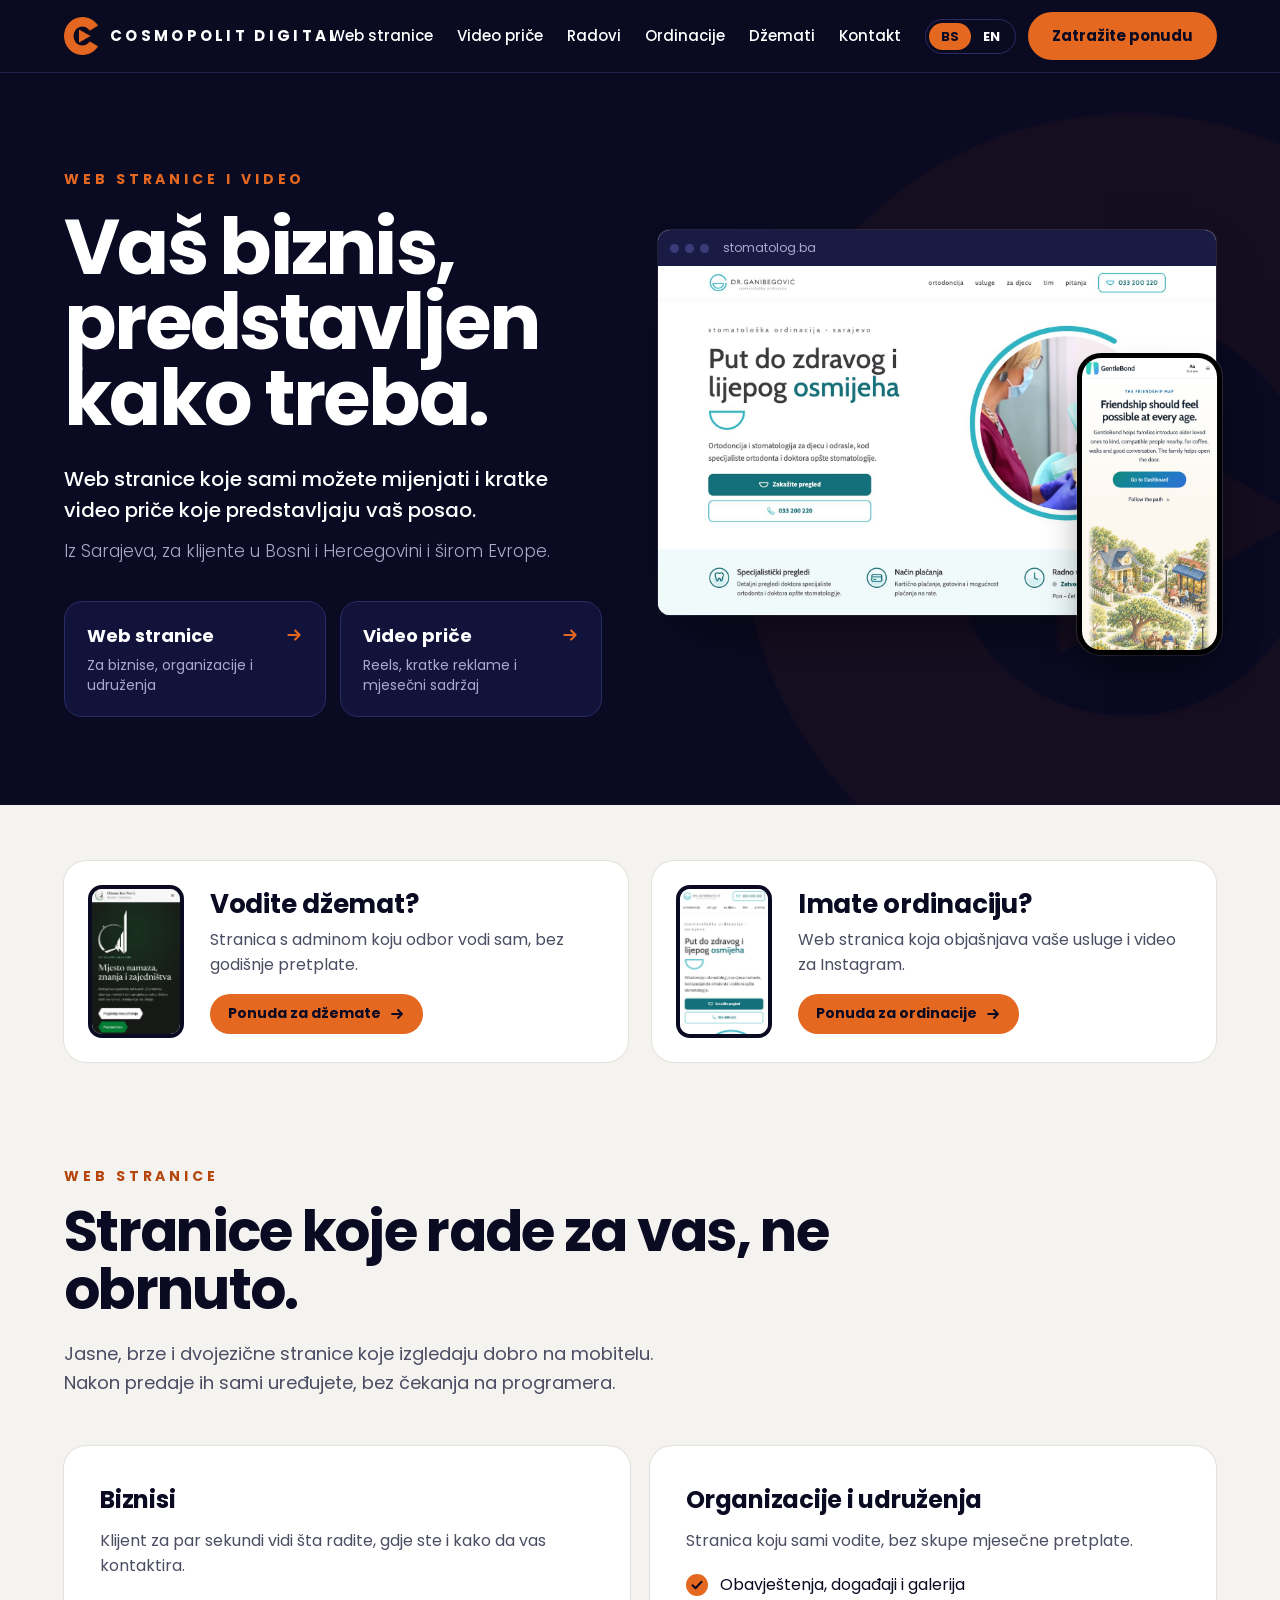
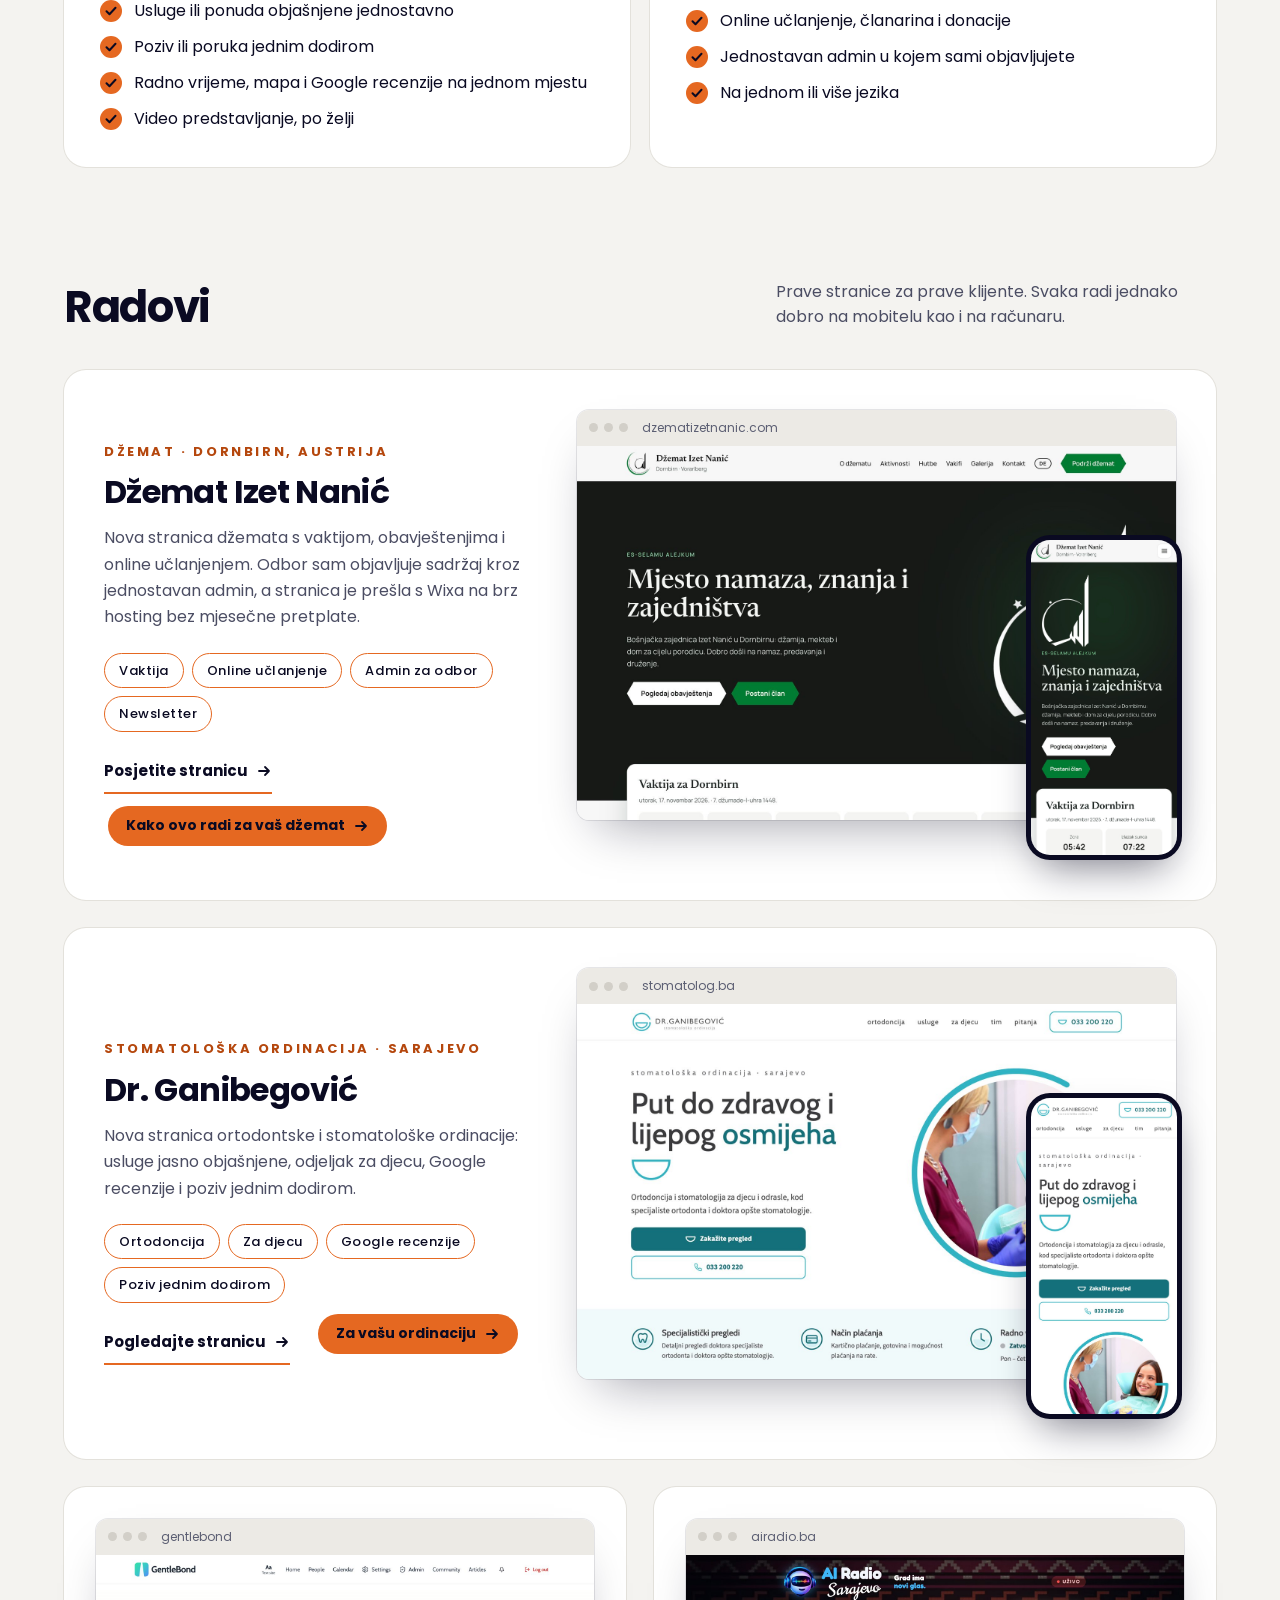
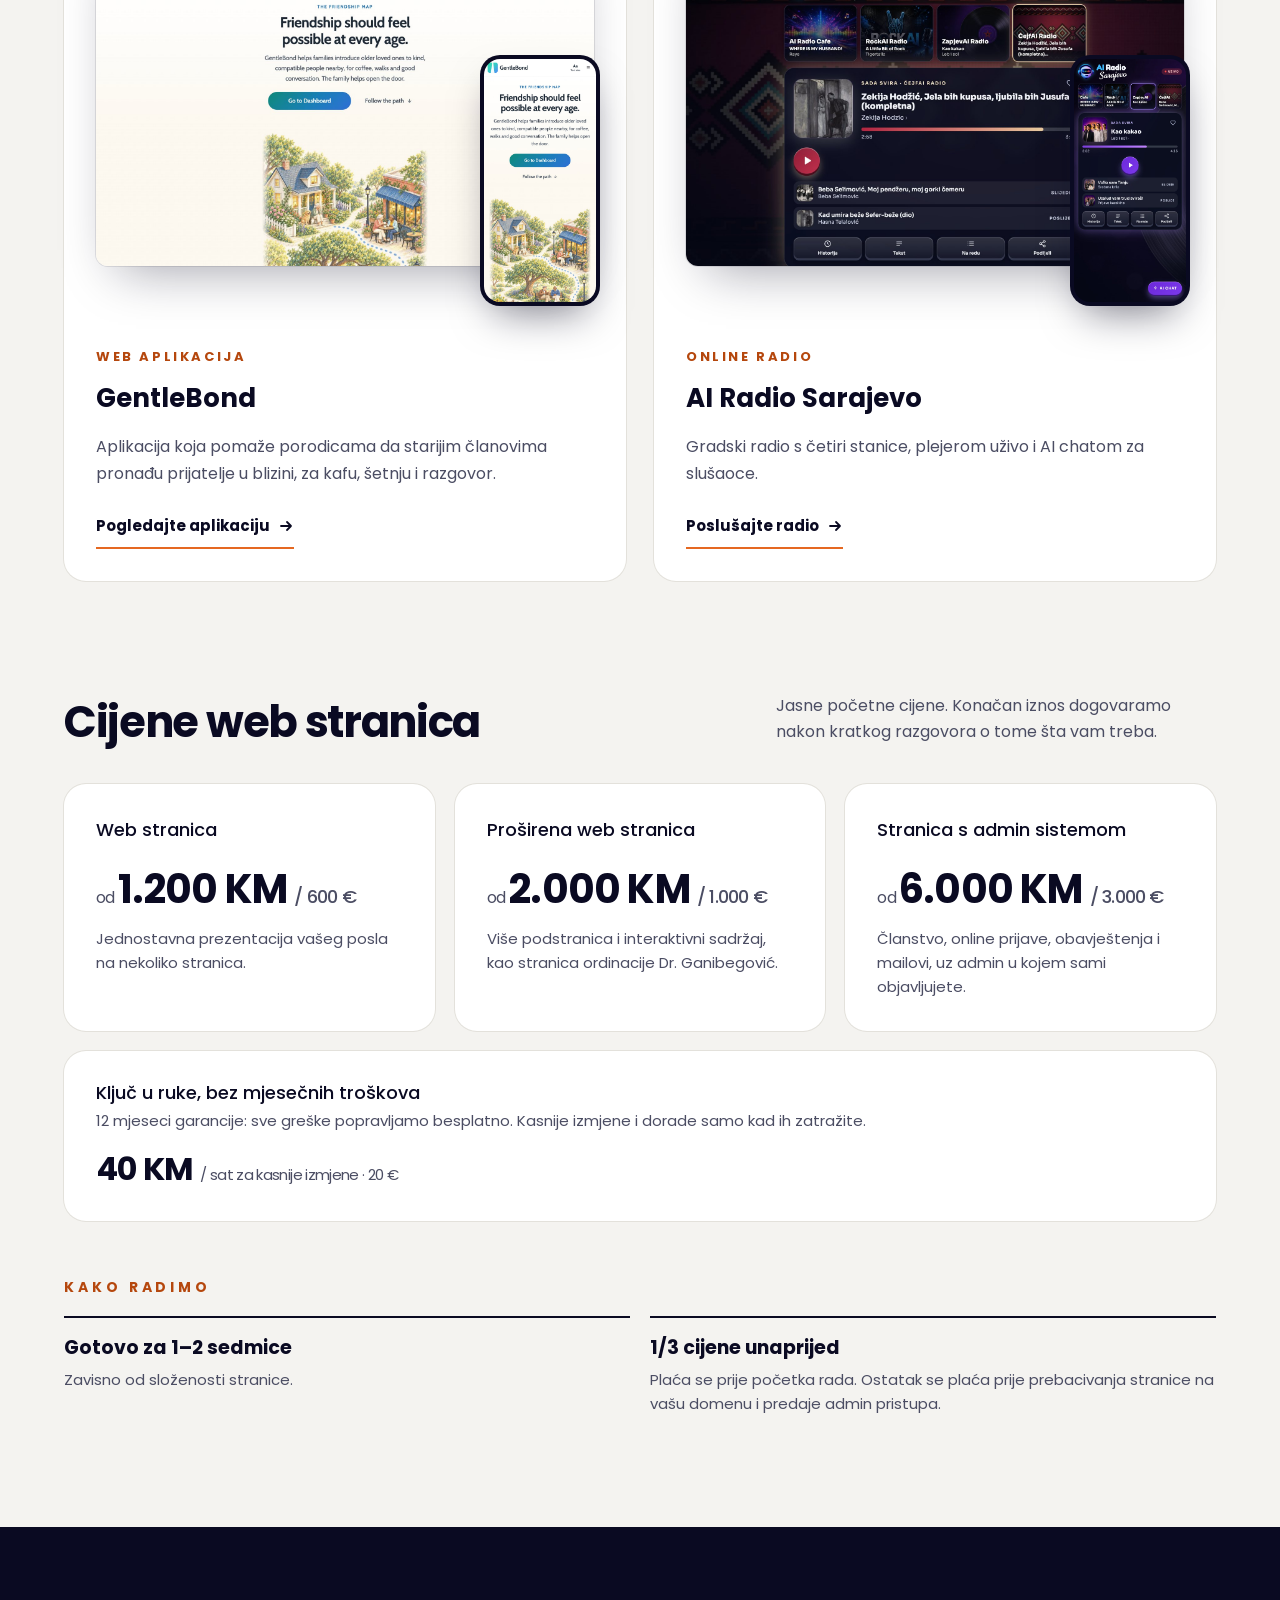
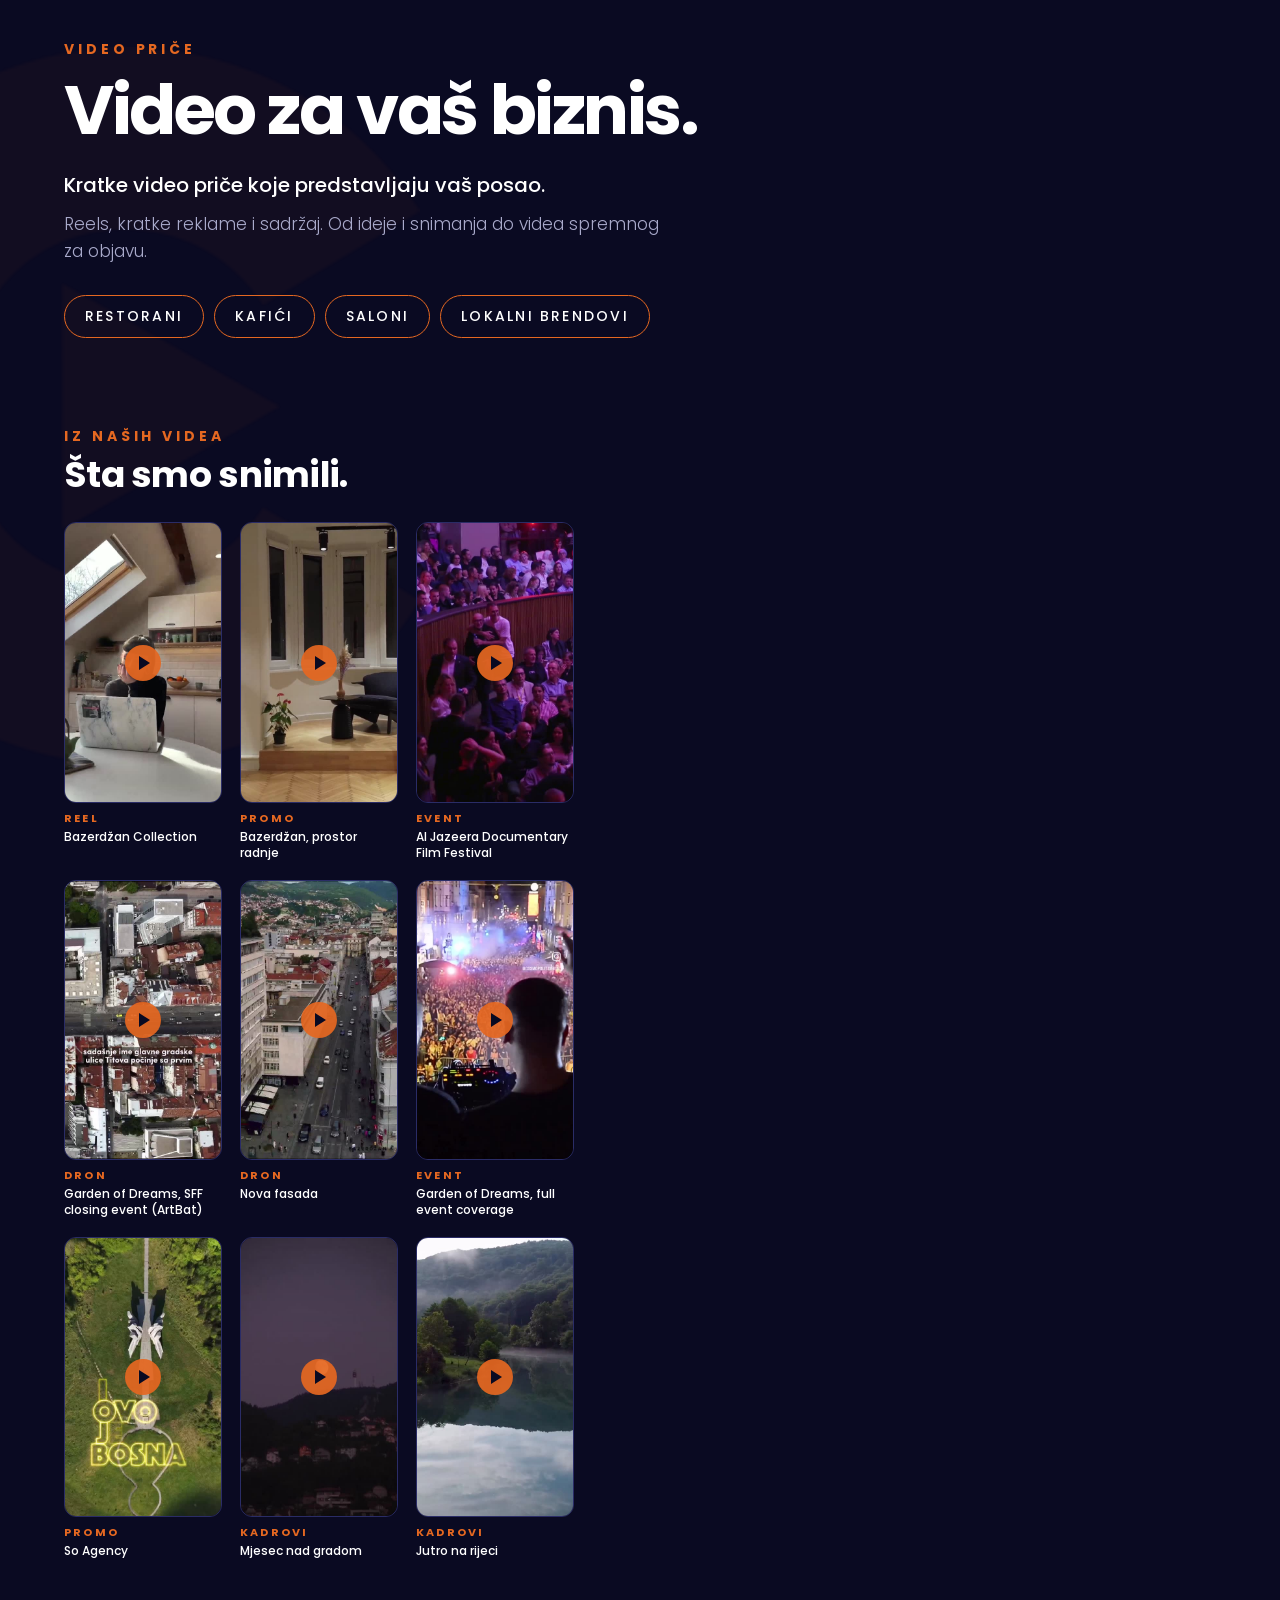
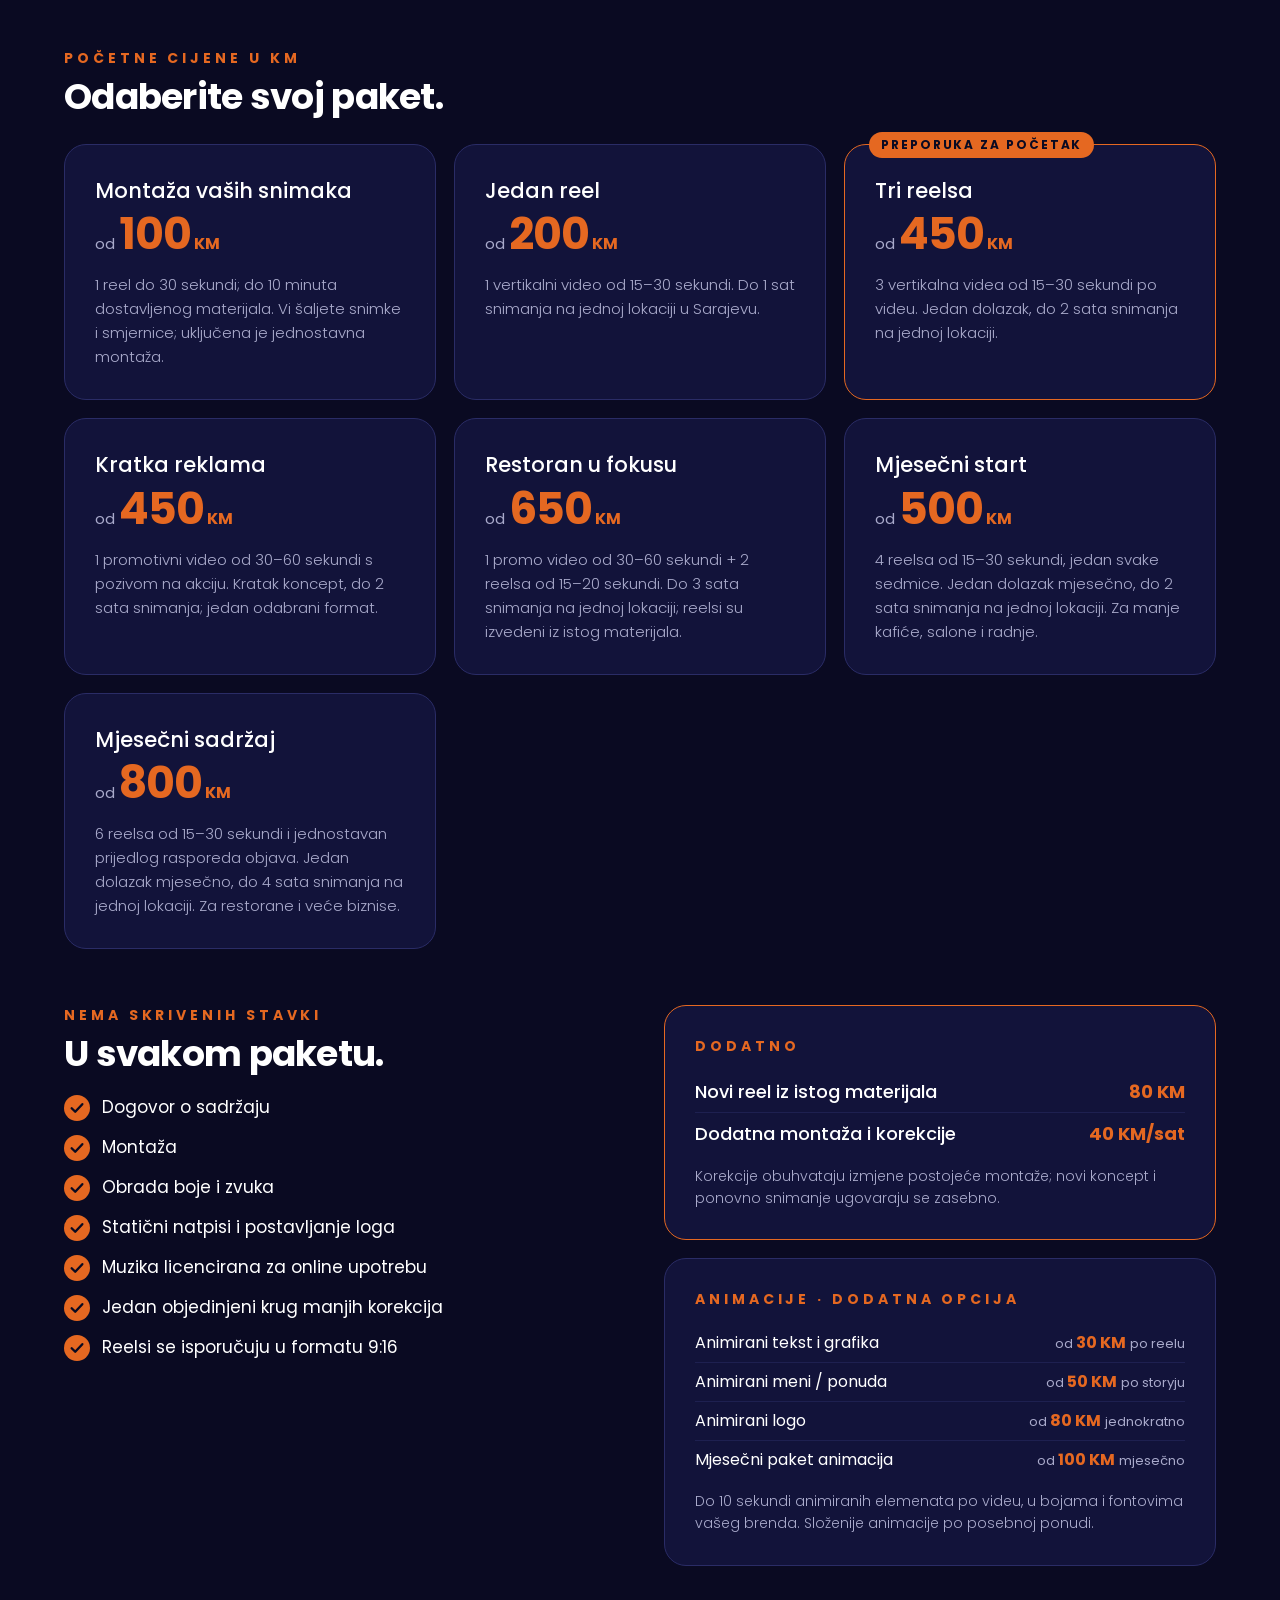
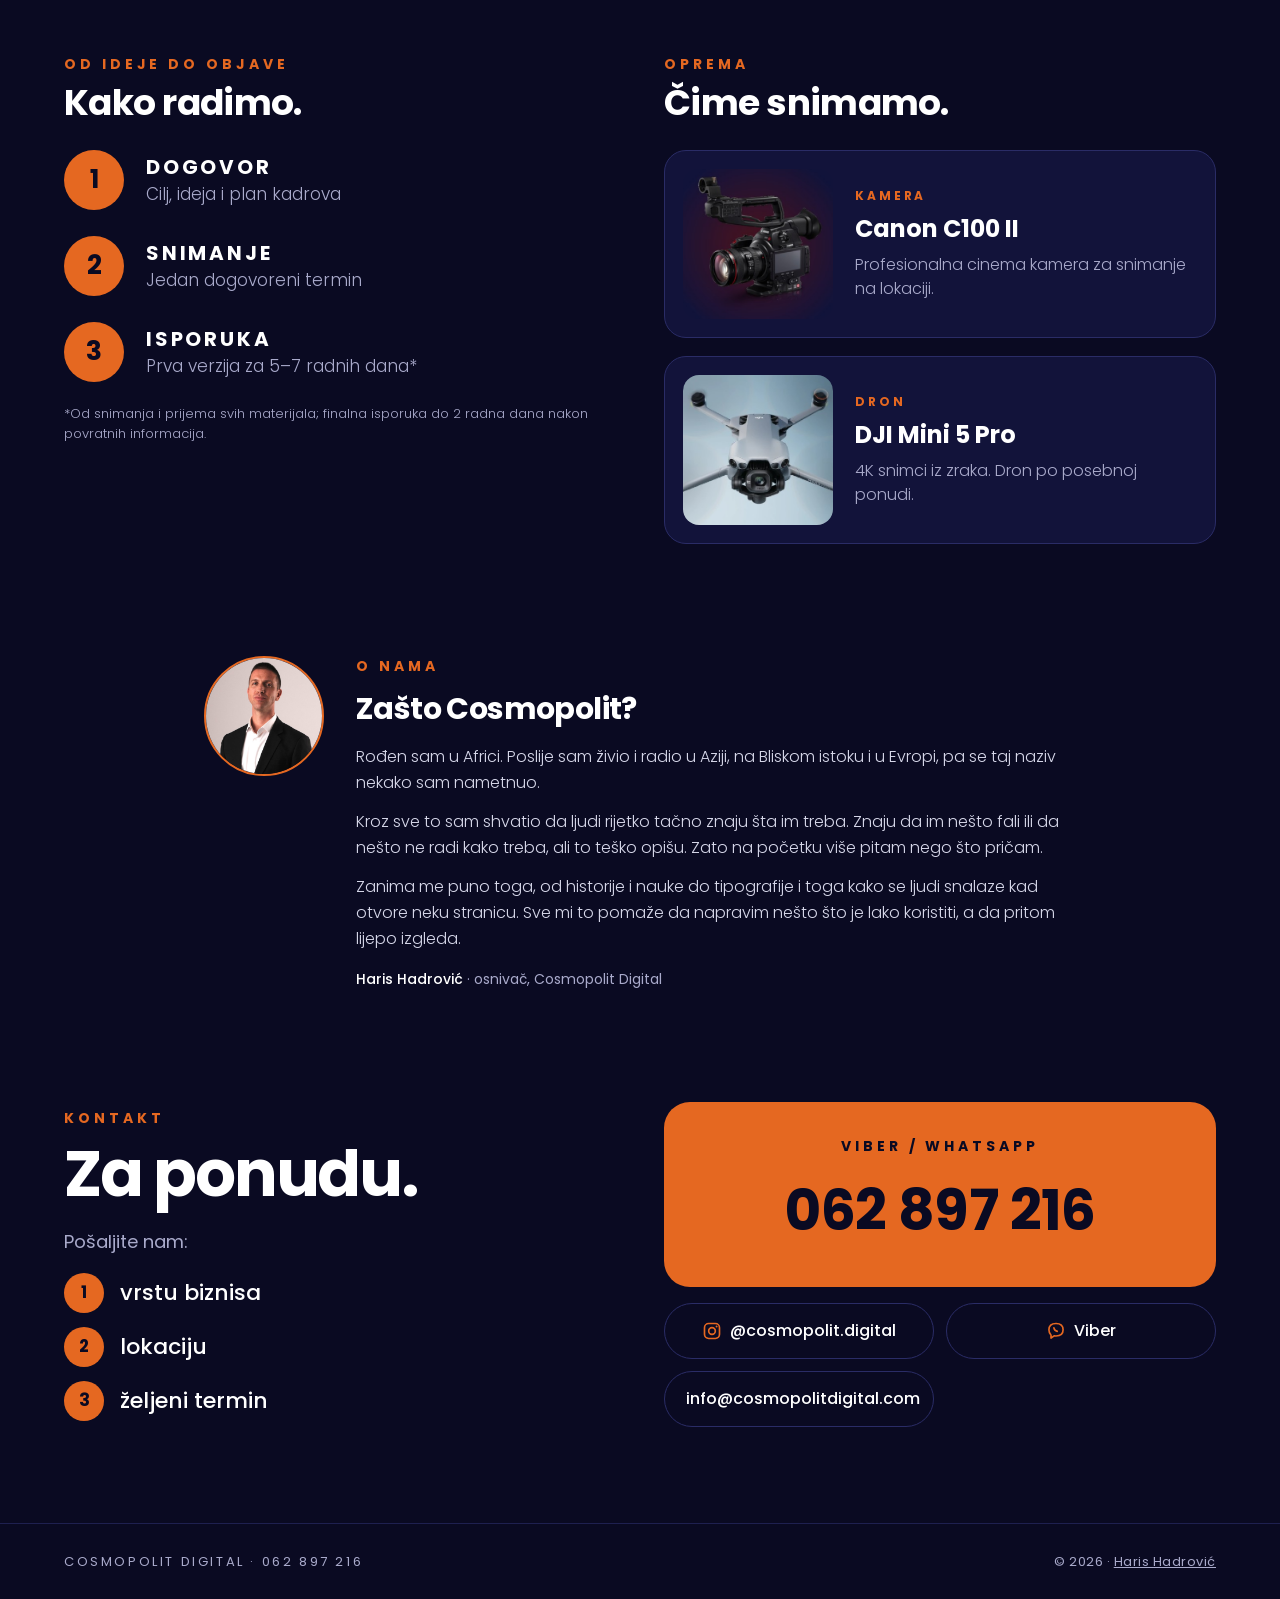
<file: public/index.html>
<!doctype html>
<html lang="bs">
<head>
<meta charset="utf-8">
<meta name="viewport" content="width=device-width, initial-scale=1">
<title>Izrada web stranica i video za biznis, Sarajevo | Cosmopolit Digital</title>
<meta name="description" content="Cosmopolit Digital: web stranice koje sami uređujete i kratki video za vaš biznis (reels, reklame, mjesečni sadržaj). Sarajevo, za klijente u BiH i Evropi.">
<meta name="theme-color" content="#0A0A22">
<link rel="canonical" href="https://cosmopolitdigital.com/">
<link rel="alternate" hreflang="bs" href="https://cosmopolitdigital.com/">
<link rel="alternate" hreflang="en" href="https://cosmopolitdigital.com/en/">
<link rel="alternate" hreflang="x-default" href="https://cosmopolitdigital.com/">
<meta property="og:type" content="website">
<meta property="og:title" content="Izrada web stranica i video za biznis, Sarajevo | Cosmopolit Digital">
<meta property="og:description" content="Cosmopolit Digital: web stranice koje sami uređujete i kratki video za vaš biznis (reels, reklame, mjesečni sadržaj). Sarajevo, za klijente u BiH i Evropi.">
<meta property="og:image" content="https://cosmopolitdigital.com/assets/img/og.jpg">
<meta property="og:url" content="https://cosmopolitdigital.com/">
<meta name="twitter:card" content="summary_large_image">
<link rel="icon" type="image/png" sizes="32x32" href="favicon-32.png">
<link rel="apple-touch-icon" href="apple-touch-icon.png">
<link rel="preload" href="assets/fonts/poppins-bold.woff" as="font" type="font/woff" crossorigin>
<link rel="stylesheet" href="assets/css/site.css?v=9061a1c7">
<script type="application/ld+json">
{"@context":"https://schema.org","@type":"ProfessionalService","name":"Cosmopolit Digital","url":"https://cosmopolitdigital.com/","logo":"https://cosmopolitdigital.com/assets/img/icon-512.png","image":"https://cosmopolitdigital.com/assets/img/og.jpg","description":"Cosmopolit Digital: web stranice koje sami ure\u0111ujete i kratki video za va\u0161 biznis (reels, reklame, mjese\u010dni sadr\u017eaj). Sarajevo, za klijente u BiH i Evropi.","telephone":"+38762897216","email":"info@cosmopolitdigital.com","address":{"@type":"PostalAddress","addressLocality":"Sarajevo","addressCountry":"BA"},"areaServed":["BA","AT","DE","CH"],"founder":{"@type":"Person","name":"Haris Hadrović","sameAs":"https://www.linkedin.com/in/harishadrovic"},"sameAs":["https://www.instagram.com/cosmopolit.digital/"],"knowsLanguage":["bs","en","de"]}
</script>
</head>
<body>
<a class="skip" href="#main">Preskoči na sadržaj</a>

<header class="site-header">
  <div class="wrap">
    <a class="brand" href="#top" aria-label="Cosmopolit Digital">
      <img src="assets/img/logo-mark.png" alt="" width="34" height="38">
      <span>COSMOPOLIT DIGITAL</span>
    </a>
    <nav class="nav" id="nav" aria-label="Glavni meni">
      <a href="#web">Web stranice</a>
      <a href="#video">Video priče</a>
      <a href="#radovi">Radovi</a>
      <a href="ordinacije/">Ordinacije</a>
      <a href="dzemati/">Džemati</a>
      <a href="#kontakt">Kontakt</a>
      <div class="nav-lang">
<span aria-current="true">BS</span><a href="en/" lang="en" hreflang="en">EN</a>
      </div>
    </nav>
    <div class="header-right">
      <div class="lang">
<span aria-current="true">BS</span><a href="en/" lang="en" hreflang="en">EN</a>
      </div>
      <a class="btn btn-orange" href="#kontakt">Zatražite ponudu</a>
      <button class="menu-btn" type="button" aria-controls="nav" aria-expanded="false" aria-label="Meni">
        <svg width="20" height="20" viewBox="0 0 20 20" fill="none" aria-hidden="true"><path d="M3 6h14M3 10h14M3 14h14" stroke="currentColor" stroke-width="1.8" stroke-linecap="round"/></svg>
      </button>
    </div>
  </div>
</header>

<main id="main">

<!-- HERO -->
<section id="top" class="hero has-mark">
  <img class="mark" src="assets/img/logo-mark.png" alt="" aria-hidden="true" style="right:-180px;top:40px">
  <div class="wrap">
    <div class="hero-copy">
      <p class="eyebrow">WEB STRANICE I VIDEO</p>
      <h1 class="h-xl">Vaš biznis, predstavljen kako treba.</h1>
      <p class="lead">Web stranice koje sami možete mijenjati i kratke video priče koje predstavljaju vaš posao.</p>
      <p class="sub">Iz Sarajeva, za klijente u Bosni i Hercegovini i širom Evrope.</p>
      <div class="doors">
        <a class="door" href="#web"><strong>Web stranice <svg width="18" height="18" viewBox="0 0 16 16" fill="none" aria-hidden="true"><path d="M3 8h10M9 4l4 4-4 4" stroke="#E56821" stroke-width="1.8" stroke-linecap="round" stroke-linejoin="round"/></svg></strong><small>Za biznise, organizacije i udruženja</small></a>
        <a class="door" href="#video"><strong>Video priče <svg width="18" height="18" viewBox="0 0 16 16" fill="none" aria-hidden="true"><path d="M3 8h10M9 4l4 4-4 4" stroke="#E56821" stroke-width="1.8" stroke-linecap="round" stroke-linejoin="round"/></svg></strong><small>Reels, kratke reklame i mjesečni sadržaj</small></a>
      </div>
    </div>
    <div class="hero-visual">
      <div class="devices">
        <div class="browser"><div class="browser-bar"><i></i><i></i><i></i><span>stomatolog.ba</span></div>
          <img src="assets/img/stomatolog-desktop.jpg" alt="Stranica ordinacije Dr. Ganibegović na računaru" width="800" height="500" fetchpriority="high"></div>
        <div class="phone"><img src="assets/img/gentlebond-mobile.jpg" alt="GentleBond na mobitelu" width="375" height="812"></div>
      </div>
    </div>
  </div>
</section>

<!-- WEB -->
<div class="light">
<!-- NICHE PAGES, right under the hero -->
<section id="rjesenja" class="wrap solutions-top">
  <a class="card-light sol-card" href="/dzemati/">
    <img src="assets/img/dzemat-mobile.jpg" alt="" width="375" height="812">
    <div>
      <h2>Vodite džemat?</h2>
      <p class="muted">Stranica s adminom koju odbor vodi sam, bez godišnje pretplate.</p>
      <span class="btn btn-orange btn-sm">Ponuda za džemate <svg width="16" height="16" viewBox="0 0 16 16" fill="none" aria-hidden="true"><path d="M3 8h10M9 4l4 4-4 4" stroke="currentColor" stroke-width="1.8" stroke-linecap="round" stroke-linejoin="round"/></svg></span>
    </div>
  </a>
  <a class="card-light sol-card" href="/ordinacije/">
    <img src="assets/img/stomatolog-mobile.jpg" alt="" width="375" height="812">
    <div>
      <h2>Imate ordinaciju?</h2>
      <p class="muted">Web stranica koja objašnjava vaše usluge i video za Instagram.</p>
      <span class="btn btn-orange btn-sm">Ponuda za ordinacije <svg width="16" height="16" viewBox="0 0 16 16" fill="none" aria-hidden="true"><path d="M3 8h10M9 4l4 4-4 4" stroke="currentColor" stroke-width="1.8" stroke-linecap="round" stroke-linejoin="round"/></svg></span>
    </div>
  </a>
</section>

<section id="web" class="wrap section">
  <p class="eyebrow" style="margin-bottom:16px">WEB STRANICE</p>
  <h2 class="h-lg" style="max-width:820px">Stranice koje rade za vas, ne obrnuto.</h2>
  <p class="sub" style="margin-top:22px;max-width:620px;font-size:18px">Jasne, brze i dvojezične stranice koje izgledaju dobro na mobitelu. Nakon predaje ih sami uređujete, bez čekanja na programera.</p>
  <div class="grid-2" style="margin-top:48px">
    <div class="card-light audience">
      <h3>Biznisi</h3>
      <p class="muted">Klijent za par sekundi vidi šta radite, gdje ste i kako da vas kontaktira.</p>
      <ul class="checks"><li>Usluge ili ponuda objašnjene jednostavno</li><li>Poziv ili poruka jednim dodirom</li><li>Radno vrijeme, mapa i Google recenzije na jednom mjestu</li><li>Video predstavljanje, po želji</li></ul>
    </div>
    <div class="card-light audience">
      <h3>Organizacije i udruženja</h3>
      <p class="muted">Stranica koju sami vodite, bez skupe mjesečne pretplate.</p>
      <ul class="checks"><li>Obavještenja, događaji i galerija</li><li>Online učlanjenje, članarina i donacije</li><li>Jednostavan admin u kojem sami objavljujete</li><li>Na jednom ili više jezika</li></ul>
    </div>
  </div>
</section>

<section id="radovi" class="wrap section" style="padding-top:72px">
  <div class="section-head">
    <h2 class="h-md">Radovi</h2>
    <p class="muted">Prave stranice za prave klijente. Svaka radi jednako dobro na mobitelu kao i na računaru.</p>
  </div>
  <div class="projects">
    <article class="card-light project">
      <div class="project-copy">
        <p class="tag">DŽEMAT · DORNBIRN, AUSTRIJA</p>
        <h3>Džemat Izet Nanić</h3>
        <p class="muted">Nova stranica džemata s vaktijom, obavještenjima i online učlanjenjem. Odbor sam objavljuje sadržaj kroz jednostavan admin, a stranica je prešla s Wixa na brz hosting bez mjesečne pretplate.</p>
        <ul class="pills"><li>Vaktija</li><li>Online učlanjenje</li><li>Admin za odbor</li><li>Newsletter</li></ul>
        <div class="link-row">
          <a class="link-arrow" href="https://dzematizetnanic.com" target="_blank" rel="noopener">Posjetite stranicu <svg width="16" height="16" viewBox="0 0 16 16" fill="none" aria-hidden="true"><path d="M3 8h10M9 4l4 4-4 4" stroke="currentColor" stroke-width="1.8" stroke-linecap="round" stroke-linejoin="round"/></svg></a>
<a class="btn btn-orange btn-sm btn-more" href="/dzemati/">Kako ovo radi za vaš džemat <svg width="16" height="16" viewBox="0 0 16 16" fill="none" aria-hidden="true"><path d="M3 8h10M9 4l4 4-4 4" stroke="currentColor" stroke-width="1.8" stroke-linecap="round" stroke-linejoin="round"/></svg></a>        </div>
      </div>
      <div class="devices">
        <div class="browser"><div class="browser-bar"><i></i><i></i><i></i><span>dzematizetnanic.com</span></div>
          <img src="assets/img/dzemat-desktop.jpg" alt="Stranica Džemata Izet Nanić na računaru" width="800" height="500" loading="lazy"></div>
        <div class="phone"><img src="assets/img/dzemat-mobile.jpg" alt="Stranica Džemata Izet Nanić na mobitelu" width="375" height="812" loading="lazy"></div>
      </div>
    </article>
    <article class="card-light project">
      <div class="project-copy">
        <p class="tag">STOMATOLOŠKA ORDINACIJA · SARAJEVO</p>
        <h3>Dr. Ganibegović</h3>
        <p class="muted">Nova stranica ortodontske i stomatološke ordinacije: usluge jasno objašnjene, odjeljak za djecu, Google recenzije i poziv jednim dodirom.</p>
        <ul class="pills"><li>Ortodoncija</li><li>Za djecu</li><li>Google recenzije</li><li>Poziv jednim dodirom</li></ul>
        <div class="link-row">
          <a class="link-arrow" href="https://stomatolog-ganibegovic.loco-moshe.workers.dev" target="_blank" rel="noopener">Pogledajte stranicu <svg width="16" height="16" viewBox="0 0 16 16" fill="none" aria-hidden="true"><path d="M3 8h10M9 4l4 4-4 4" stroke="currentColor" stroke-width="1.8" stroke-linecap="round" stroke-linejoin="round"/></svg></a>
<a class="btn btn-orange btn-sm btn-more" href="/ordinacije/">Za vašu ordinaciju <svg width="16" height="16" viewBox="0 0 16 16" fill="none" aria-hidden="true"><path d="M3 8h10M9 4l4 4-4 4" stroke="currentColor" stroke-width="1.8" stroke-linecap="round" stroke-linejoin="round"/></svg></a>        </div>
      </div>
      <div class="devices">
        <div class="browser"><div class="browser-bar"><i></i><i></i><i></i><span>stomatolog.ba</span></div>
          <img src="assets/img/stomatolog-desktop.jpg" alt="Stranica ordinacije Dr. Ganibegović na računaru" width="800" height="500" loading="lazy"></div>
        <div class="phone"><img src="assets/img/stomatolog-mobile.jpg" alt="Stranica ordinacije Dr. Ganibegović na mobitelu" width="375" height="812" loading="lazy"></div>
      </div>
    </article>
    <div class="grid-2" style="gap:28px">
      <article class="card-light project-small">
        <div class="devices small">
          <div class="browser"><div class="browser-bar"><i></i><i></i><i></i><span>gentlebond</span></div>
            <img src="assets/img/gentlebond-desktop.jpg" alt="GentleBond na računaru" width="800" height="500" loading="lazy"></div>
          <div class="phone"><img src="assets/img/gentlebond-mobile.jpg" alt="GentleBond na mobitelu" width="375" height="812" loading="lazy"></div>
        </div>
        <div class="project-copy">
          <p class="tag">WEB APLIKACIJA</p>
          <h3>GentleBond</h3>
          <p class="muted">Aplikacija koja pomaže porodicama da starijim članovima pronađu prijatelje u blizini, za kafu, šetnju i razgovor.</p>
          <a class="link-arrow" href="https://kindred-connect-elders.vercel.app" target="_blank" rel="noopener">Pogledajte aplikaciju <svg width="16" height="16" viewBox="0 0 16 16" fill="none" aria-hidden="true"><path d="M3 8h10M9 4l4 4-4 4" stroke="currentColor" stroke-width="1.8" stroke-linecap="round" stroke-linejoin="round"/></svg></a>
        </div>
      </article>
      <article class="card-light project-small">
        <div class="devices small">
          <div class="browser"><div class="browser-bar"><i></i><i></i><i></i><span>airadio.ba</span></div>
            <img src="assets/img/airadio-desktop.jpg" alt="AI Radio Sarajevo na računaru" width="800" height="500" loading="lazy"></div>
          <div class="phone"><img src="assets/img/airadio-mobile.jpg" alt="AI Radio Sarajevo na mobitelu" width="375" height="812" loading="lazy"></div>
        </div>
        <div class="project-copy">
          <p class="tag">ONLINE RADIO</p>
          <h3>AI Radio Sarajevo</h3>
          <p class="muted">Gradski radio s četiri stanice, plejerom uživo i AI chatom za slušaoce.</p>
          <a class="link-arrow" href="https://airadio.ba" target="_blank" rel="noopener">Poslušajte radio <svg width="16" height="16" viewBox="0 0 16 16" fill="none" aria-hidden="true"><path d="M3 8h10M9 4l4 4-4 4" stroke="currentColor" stroke-width="1.8" stroke-linecap="round" stroke-linejoin="round"/></svg></a>
        </div>
      </article>
    </div>
  </div>
</section>

<section class="wrap section" style="padding-top:72px;padding-bottom:112px" aria-labelledby="web-cijene">
  <div class="section-head">
    <h2 class="h-md" id="web-cijene">Cijene web stranica</h2>
    <p class="muted">Jasne početne cijene. Konačan iznos dogovaramo nakon kratkog razgovora o tome šta vam treba.</p>
  </div>
  <div class="grid-3 web-prices">
    <div class="card-light price">
      <h3>Web stranica</h3>
      <p class="amount"><small class="muted">od </small>1.200 KM <small class="alt">/ 600 €</small></p>
      <p class="muted desc">Jednostavna prezentacija vašeg posla na nekoliko stranica.</p>
    </div>
    <div class="card-light price">
      <h3>Proširena web stranica</h3>
      <p class="amount"><small class="muted">od </small>2.000 KM <small class="alt">/ 1.000 €</small></p>
      <p class="muted desc">Više podstranica i interaktivni sadržaj, kao stranica ordinacije Dr. Ganibegović.</p>
    </div>
    <div class="card-light price">
      <h3>Stranica s admin sistemom</h3>
      <p class="amount"><small class="muted">od </small>6.000 KM <small class="alt">/ 3.000 €</small></p>
      <p class="muted desc">Članstvo, online prijave, obavještenja i mailovi, uz admin u kojem sami objavljujete.</p>
    </div>
  </div>
  <div class="care card-light">
    <div><h3>Ključ u ruke, bez mjesečnih troškova</h3><p class="muted">12 mjeseci garancije: sve greške popravljamo besplatno. Kasnije izmjene i dorade samo kad ih zatražite.</p></div>
    <p class="amount">40 KM <small class="muted">/ sat za kasnije izmjene · 20 €</small></p>
  </div>
  <h3 class="terms-title">Kako radimo</h3>
  <ul class="terms">
<li><strong>Gotovo za 1–2 sedmice</strong><span class="muted">Zavisno od složenosti stranice.</span></li><li><strong>1/3 cijene unaprijed</strong><span class="muted">Plaća se prije početka rada. Ostatak se plaća prije prebacivanja stranice na vašu domenu i predaje admin pristupa.</span></li>  </ul>
</section>
</div>

<!-- VIDEO -->
<section id="video" class="video has-mark">
  <img class="mark" src="assets/img/logo-mark.png" alt="" aria-hidden="true" style="left:-220px;top:120px;width:640px;opacity:.04">
  <div class="wrap">
    <p class="eyebrow" style="margin-bottom:16px">VIDEO PRIČE</p>
    <h2 class="h-xl" style="font-size:clamp(40px,5.4vw,76px)">Video za vaš biznis.</h2>
    <p class="lead">Kratke video priče koje predstavljaju vaš posao.</p>
    <p class="sub">Reels, kratke reklame i sadržaj. Od ideje i snimanja do videa spremnog za objavu.</p>
    <ul class="chips"><li>RESTORANI</li><li>KAFIĆI</li><li>SALONI</li><li>LOKALNI BRENDOVI</li></ul>

    <div class="block-head">
      <p class="eyebrow">IZ NAŠIH VIDEA</p>
      <h3 class="h-sm">Šta smo snimili.</h3>
    </div>
    <div class="reels">
      <button type="button" class="reel" data-src="assets/video/automatic.mp4" aria-label="Bazerdžan Collection">
        <span class="reel-thumb"><img src="assets/video/automatic.jpg" alt="" width="480" height="854" loading="lazy"><i aria-hidden="true"></i></span>
        <span class="reel-cap"><b>REEL</b>Bazerdžan Collection</span>
      </button>
      <button type="button" class="reel" data-src="assets/video/bazerdzan.mp4" aria-label="Bazerdžan, prostor radnje">
        <span class="reel-thumb"><img src="assets/video/bazerdzan.jpg" alt="" width="480" height="854" loading="lazy"><i aria-hidden="true"></i></span>
        <span class="reel-cap"><b>PROMO</b>Bazerdžan, prostor radnje</span>
      </button>
      <button type="button" class="reel" data-src="assets/video/reel-3.mp4" aria-label="Al Jazeera Documentary Film Festival">
        <span class="reel-thumb"><img src="assets/video/reel-3.jpg" alt="" width="480" height="854" loading="lazy"><i aria-hidden="true"></i></span>
        <span class="reel-cap"><b>EVENT</b>Al Jazeera Documentary Film Festival</span>
      </button>
      <button type="button" class="reel" data-src="assets/video/renki.mp4" aria-label="Garden of Dreams, SFF closing event (ArtBat)">
        <span class="reel-thumb"><img src="assets/video/renki.jpg" alt="" width="480" height="854" loading="lazy"><i aria-hidden="true"></i></span>
        <span class="reel-cap"><b>DRON</b>Garden of Dreams, SFF closing event (ArtBat)</span>
      </button>
      <button type="button" class="reel" data-src="assets/video/fasada.mp4" aria-label="Nova fasada">
        <span class="reel-thumb"><img src="assets/video/fasada.jpg" alt="" width="480" height="854" loading="lazy"><i aria-hidden="true"></i></span>
        <span class="reel-cap"><b>DRON</b>Nova fasada</span>
      </button>
      <button type="button" class="reel" data-src="assets/video/garden-full.mp4" aria-label="Garden of Dreams, full event coverage">
        <span class="reel-thumb"><img src="assets/video/garden-full.jpg" alt="" width="480" height="854" loading="lazy"><i aria-hidden="true"></i></span>
        <span class="reel-cap"><b>EVENT</b>Garden of Dreams, full event coverage</span>
      </button>
      <button type="button" class="reel" data-src="assets/video/so-agency.mp4" aria-label="So Agency">
        <span class="reel-thumb"><img src="assets/video/so-agency.jpg" alt="" width="480" height="854" loading="lazy"><i aria-hidden="true"></i></span>
        <span class="reel-cap"><b>PROMO</b>So Agency</span>
      </button>
      <button type="button" class="reel" data-src="assets/video/clip-1.mp4" aria-label="Mjesec nad gradom">
        <span class="reel-thumb"><img src="assets/video/clip-1.jpg" alt="" width="480" height="854" loading="lazy"><i aria-hidden="true"></i></span>
        <span class="reel-cap"><b>KADROVI</b>Mjesec nad gradom</span>
      </button>
      <button type="button" class="reel" data-src="assets/video/clip-3.mp4" aria-label="Jutro na rijeci">
        <span class="reel-thumb"><img src="assets/video/clip-3.jpg" alt="" width="480" height="854" loading="lazy"><i aria-hidden="true"></i></span>
        <span class="reel-cap"><b>KADROVI</b>Jutro na rijeci</span>
      </button>
    </div>
    <div class="reel-modal" id="reel-modal" hidden>
      <button type="button" class="reel-close" aria-label="Zatvori">×</button>
      <video controls playsinline></video>
    </div>

    <div class="block-head">
      <p class="eyebrow">POČETNE CIJENE U KM</p>
      <h3 class="h-sm">Odaberite svoj paket.</h3>
    </div>
    <div class="packages">
      <div class="pkg">
        <div class="pkg-top">
          <h4>Montaža vaših snimaka</h4>
          <p class="pkg-price"><small>od </small><b>100</b> KM</p>
        </div>
        <p>1 reel do 30 sekundi; do 10 minuta dostavljenog materijala. Vi šaljete snimke i smjernice; uključena je jednostavna montaža.</p>
      </div>
      <div class="pkg">
        <div class="pkg-top">
          <h4>Jedan reel</h4>
          <p class="pkg-price"><small>od </small><b>200</b> KM</p>
        </div>
        <p>1 vertikalni video od 15–30 sekundi. Do 1 sat snimanja na jednoj lokaciji u Sarajevu.</p>
      </div>
      <div class="pkg hot">
<span class="badge">PREPORUKA ZA POČETAK</span>        <div class="pkg-top">
          <h4>Tri reelsa</h4>
          <p class="pkg-price"><small>od </small><b>450</b> KM</p>
        </div>
        <p>3 vertikalna videa od 15–30 sekundi po videu. Jedan dolazak, do 2 sata snimanja na jednoj lokaciji.</p>
      </div>
      <div class="pkg">
        <div class="pkg-top">
          <h4>Kratka reklama</h4>
          <p class="pkg-price"><small>od </small><b>450</b> KM</p>
        </div>
        <p>1 promotivni video od 30–60 sekundi s pozivom na akciju. Kratak koncept, do 2 sata snimanja; jedan odabrani format.</p>
      </div>
      <div class="pkg">
        <div class="pkg-top">
          <h4>Restoran u fokusu</h4>
          <p class="pkg-price"><small>od </small><b>650</b> KM</p>
        </div>
        <p>1 promo video od 30–60 sekundi + 2 reelsa od 15–20 sekundi. Do 3 sata snimanja na jednoj lokaciji; reelsi su izvedeni iz istog materijala.</p>
      </div>
      <div class="pkg">
        <div class="pkg-top">
          <h4>Mjesečni start</h4>
          <p class="pkg-price"><small>od </small><b>500</b> KM</p>
        </div>
        <p>4 reelsa od 15–30 sekundi, jedan svake sedmice. Jedan dolazak mjesečno, do 2 sata snimanja na jednoj lokaciji. Za manje kafiće, salone i radnje.</p>
      </div>
      <div class="pkg">
        <div class="pkg-top">
          <h4>Mjesečni sadržaj</h4>
          <p class="pkg-price"><small>od </small><b>800</b> KM</p>
        </div>
        <p>6 reelsa od 15–30 sekundi i jednostavan prijedlog rasporeda objava. Jedan dolazak mjesečno, do 4 sata snimanja na jednoj lokaciji. Za restorane i veće biznise.</p>
      </div>
    </div>

    <div class="split">
      <div>
        <p class="eyebrow" style="margin-bottom:8px">NEMA SKRIVENIH STAVKI</p>
        <h3 class="h-sm" style="margin-bottom:22px">U svakom paketu.</h3>
        <ul class="checks big"><li>Dogovor o sadržaju</li><li>Montaža</li><li>Obrada boje i zvuka</li><li>Statični natpisi i postavljanje loga</li><li>Muzika licencirana za online upotrebu</li><li>Jedan objedinjeni krug manjih korekcija</li><li>Reelsi se isporučuju u formatu 9:16</li></ul>
      </div>
      <div class="stack">
        <div class="box hot lg-rows">
          <p class="eyebrow">DODATNO</p>
          <div class="row"><span>Novi reel iz istog materijala</span><b>80 KM</b></div>
          <div class="row"><span>Dodatna montaža i korekcije</span><b>40 KM/sat</b></div>
          <p class="note">Korekcije obuhvataju izmjene postojeće montaže; novi koncept i ponovno snimanje ugovaraju se zasebno.</p>
        </div>
        <div class="box">
          <p class="eyebrow">ANIMACIJE · DODATNA OPCIJA</p>
<div class="row"><span>Animirani tekst i grafika</span><span class="muted"><small>od </small><b>30 KM</b> <small>po reelu</small></span></div><div class="row"><span>Animirani meni / ponuda</span><span class="muted"><small>od </small><b>50 KM</b> <small>po storyju</small></span></div><div class="row"><span>Animirani logo</span><span class="muted"><small>od </small><b>80 KM</b> <small>jednokratno</small></span></div><div class="row"><span>Mjesečni paket animacija</span><span class="muted"><small>od </small><b>100 KM</b> <small>mjesečno</small></span></div>          <p class="note">Do 10 sekundi animiranih elemenata po videu, u bojama i fontovima vašeg brenda. Složenije animacije po posebnoj ponudi.</p>
        </div>
      </div>
    </div>

    <div class="split" style="margin-top:88px">
      <div>
        <p class="eyebrow" style="margin-bottom:8px">OD IDEJE DO OBJAVE</p>
        <h3 class="h-sm" style="margin-bottom:28px">Kako radimo.</h3>
        <ol class="steps"><li><span class="num" aria-hidden="true">1</span><span><strong>DOGOVOR</strong><span>Cilj, ideja i plan kadrova</span></span></li><li><span class="num" aria-hidden="true">2</span><span><strong>SNIMANJE</strong><span>Jedan dogovoreni termin</span></span></li><li><span class="num" aria-hidden="true">3</span><span><strong>ISPORUKA</strong><span>Prva verzija za 5–7 radnih dana*</span></span></li></ol>
        <p class="fineprint">*Od snimanja i prijema svih materijala; finalna isporuka do 2 radna dana nakon povratnih informacija.</p>
      </div>
      <div>
        <p class="eyebrow" style="margin-bottom:8px">OPREMA</p>
        <h3 class="h-sm" style="margin-bottom:28px">Čime snimamo.</h3>
        <div class="stack">
          <div class="box gear"><img src="assets/img/gear-c100.jpg" alt="Canon C100 Mark II" width="406" height="376" loading="lazy"><div><p class="gear-label">KAMERA</p><p class="gear-name">Canon C100 II</p><p class="muted" style="margin-top:6px;font-weight:300">Profesionalna cinema kamera za snimanje na lokaciji.</p></div></div>
          <div class="box gear"><img src="assets/img/gear-mini5.jpg" alt="DJI Mini 5 Pro" width="394" height="353" loading="lazy"><div><p class="gear-label">DRON</p><p class="gear-name">DJI Mini 5 Pro</p><p class="muted" style="margin-top:6px;font-weight:300">4K snimci iz zraka. Dron po posebnoj ponudi.</p></div></div>
        </div>
      </div>
    </div>
  </div>
</section>

<!-- ABOUT -->
<section id="o-nama" class="about">
  <div class="wrap">
    <img class="about-avatar" src="assets/img/haris.jpg" alt="Haris Hadrović, osnivač Cosmopolit Digitala" width="800" height="1000" loading="lazy">
    <div class="about-copy">
      <p class="eyebrow" style="margin-bottom:10px">O NAMA</p>
      <h2 class="about-h">Zašto Cosmopolit?</h2>
<p class="about-p">Rođen sam u Africi. Poslije sam živio i radio u Aziji, na Bliskom istoku i u Evropi, pa se taj naziv nekako sam nametnuo.</p><p class="about-p">Kroz sve to sam shvatio da ljudi rijetko tačno znaju šta im treba. Znaju da im nešto fali ili da nešto ne radi kako treba, ali to teško opišu. Zato na početku više pitam nego što pričam.</p><p class="about-p">Zanima me puno toga, od historije i nauke do tipografije i toga kako se ljudi snalaze kad otvore neku stranicu. Sve mi to pomaže da napravim nešto što je lako koristiti, a da pritom lijepo izgleda.</p>      <p class="about-sign"><strong>Haris Hadrović</strong> · <span>osnivač, Cosmopolit Digital</span></p>
    </div>
  </div>
</section>

<!-- CONTACT -->
<section id="kontakt" class="contact">
  <div class="wrap">
    <div>
      <p class="eyebrow" style="margin-bottom:14px">KONTAKT</p>
      <h2 class="h-xl" style="font-size:clamp(40px,5vw,68px)">Za ponudu.</h2>
      <p class="muted" style="margin:22px 0 18px;font-size:18px">Pošaljite nam:</p>
      <ol class="ask"><li><span class="num" aria-hidden="true">1</span>vrstu biznisa</li><li><span class="num" aria-hidden="true">2</span>lokaciju</li><li><span class="num" aria-hidden="true">3</span>željeni termin</li></ol>
    </div>
    <div>
      <a class="phone-card" href="https://wa.me/38762897216" target="_blank" rel="noopener"><small>VIBER / WHATSAPP</small><strong>062 897 216</strong></a>
      <div class="contact-links">
        <a class="btn btn-ghost" href="https://www.instagram.com/cosmopolit.digital/" target="_blank" rel="noopener"><svg width="20" height="20" viewBox="0 0 24 24" fill="none" aria-hidden="true"><rect x="3" y="3" width="18" height="18" rx="5" stroke="#E56821" stroke-width="2"/><circle cx="12" cy="12" r="4" stroke="#E56821" stroke-width="2"/><circle cx="17.5" cy="6.5" r="1.2" fill="#E56821"/></svg>@cosmopolit.digital</a>
        <a class="btn btn-ghost" href="viber://chat?number=%2B38762897216"><svg width="20" height="20" viewBox="0 0 24 24" fill="none" aria-hidden="true"><path d="M12 3c5 0 8.5 2.6 8.5 7.6S17 18 12 18c-.8 0-1.6-.1-2.3-.2L6 20.5v-3.6C4.3 15.5 3.5 13.3 3.5 10.6 3.5 5.6 7 3 12 3z" stroke="#E56821" stroke-width="2" stroke-linejoin="round"/><path d="M9.5 8.2c.3 1.9 1.9 3.6 4 4.2" stroke="#E56821" stroke-width="2" stroke-linecap="round"/></svg>Viber</a>
<a class="btn btn-ghost" href="mailto:info@cosmopolitdigital.com"><svg width="20" height="20" viewBox="0 0 24 24" fill="none" aria-hidden="true"><rect x="3" y="5" width="18" height="14" rx="2" stroke="#E56821" stroke-width="2"/><path d="M3.5 6.5l8.5 6.5 8.5-6.5" stroke="#E56821" stroke-width="2" stroke-linejoin="round"/></svg>info@cosmopolitdigital.com</a>      </div>
    </div>
  </div>
</section>
</main>

<footer class="site-footer">
  <div class="wrap">
    <span>COSMOPOLIT DIGITAL · 062 897 216</span>
    <span style="letter-spacing:.04em">© 2026 · <a href="https://www.linkedin.com/in/harishadrovic" target="_blank" rel="noopener">Haris Hadrović</a></span>
  </div>
</footer>

<script>
(function(){
  var b=document.querySelector('.menu-btn'),n=document.getElementById('nav');
  if(!b||!n)return;
  b.addEventListener('click',function(){var o=n.classList.toggle('open');b.setAttribute('aria-expanded',o)});
  n.addEventListener('click',function(e){if(e.target.tagName==='A'){n.classList.remove('open');b.setAttribute('aria-expanded','false')}});
})();
</script>
<script>
(function(){var m=document.getElementById('reel-modal');if(!m)return;var v=m.querySelector('video');
function close(){v.pause();v.removeAttribute('src');v.load();m.hidden=true;document.body.style.overflow=''}
document.querySelectorAll('.reel').forEach(function(b){b.addEventListener('click',function(){v.src=b.dataset.src;m.hidden=false;document.body.style.overflow='hidden';v.play().catch(function(){})})});
m.addEventListener('click',function(e){if(e.target===m||e.target.classList.contains('reel-close'))close()});
document.addEventListener('keydown',function(e){if(e.key==='Escape'&&!m.hidden)close()});})();
</script>
</body>
</html>
</file>
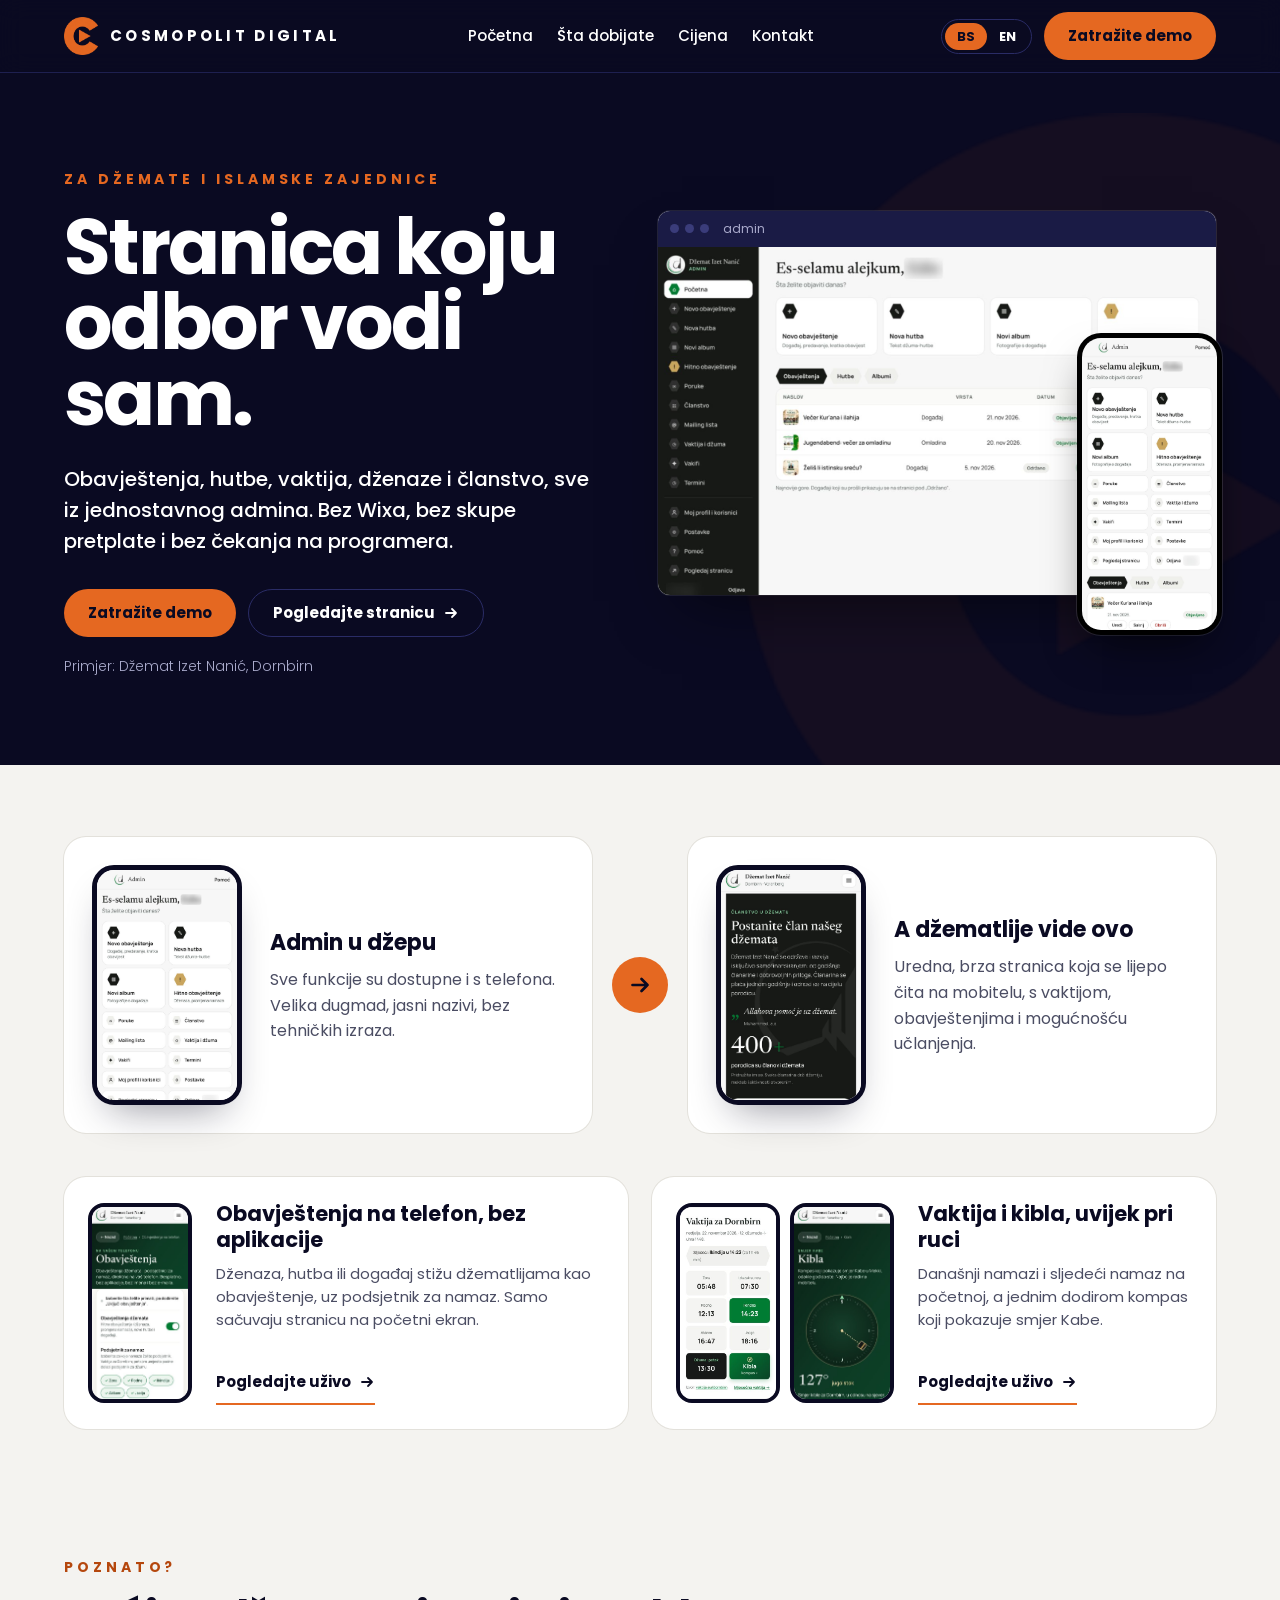
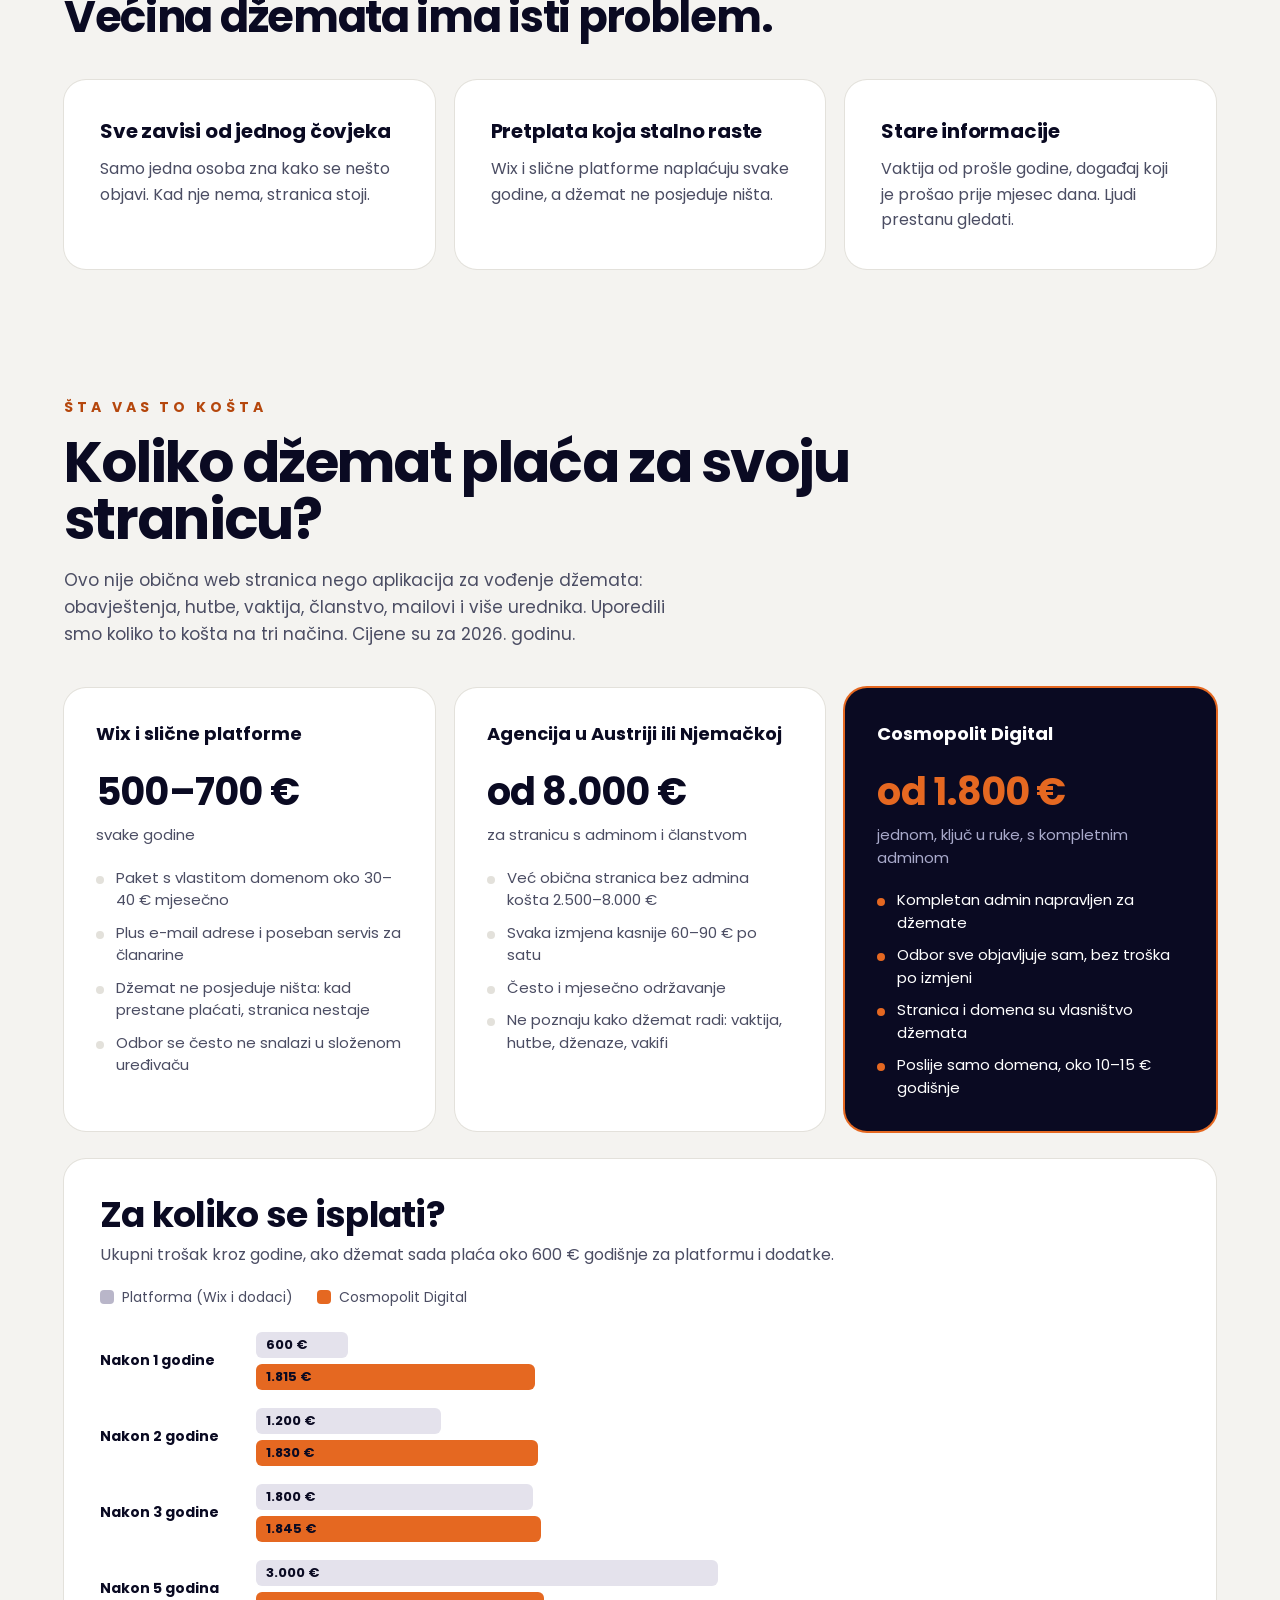
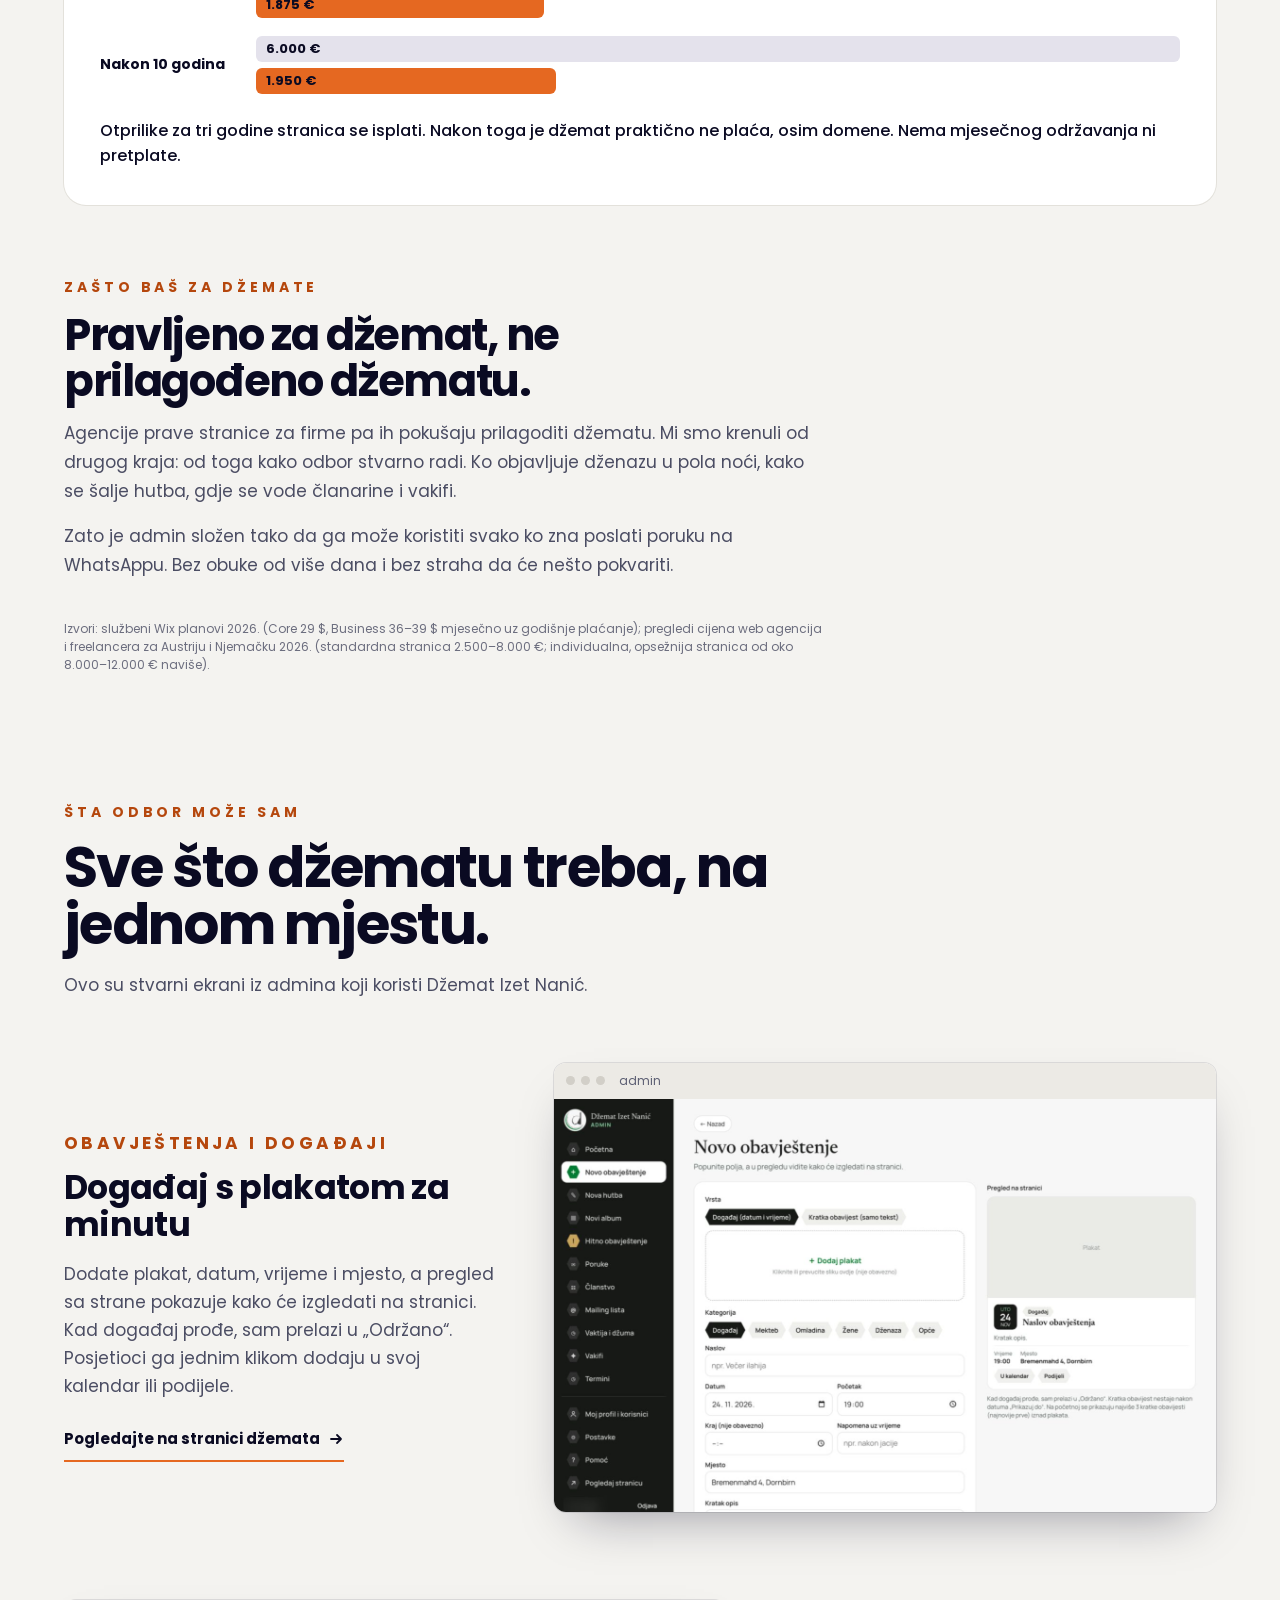
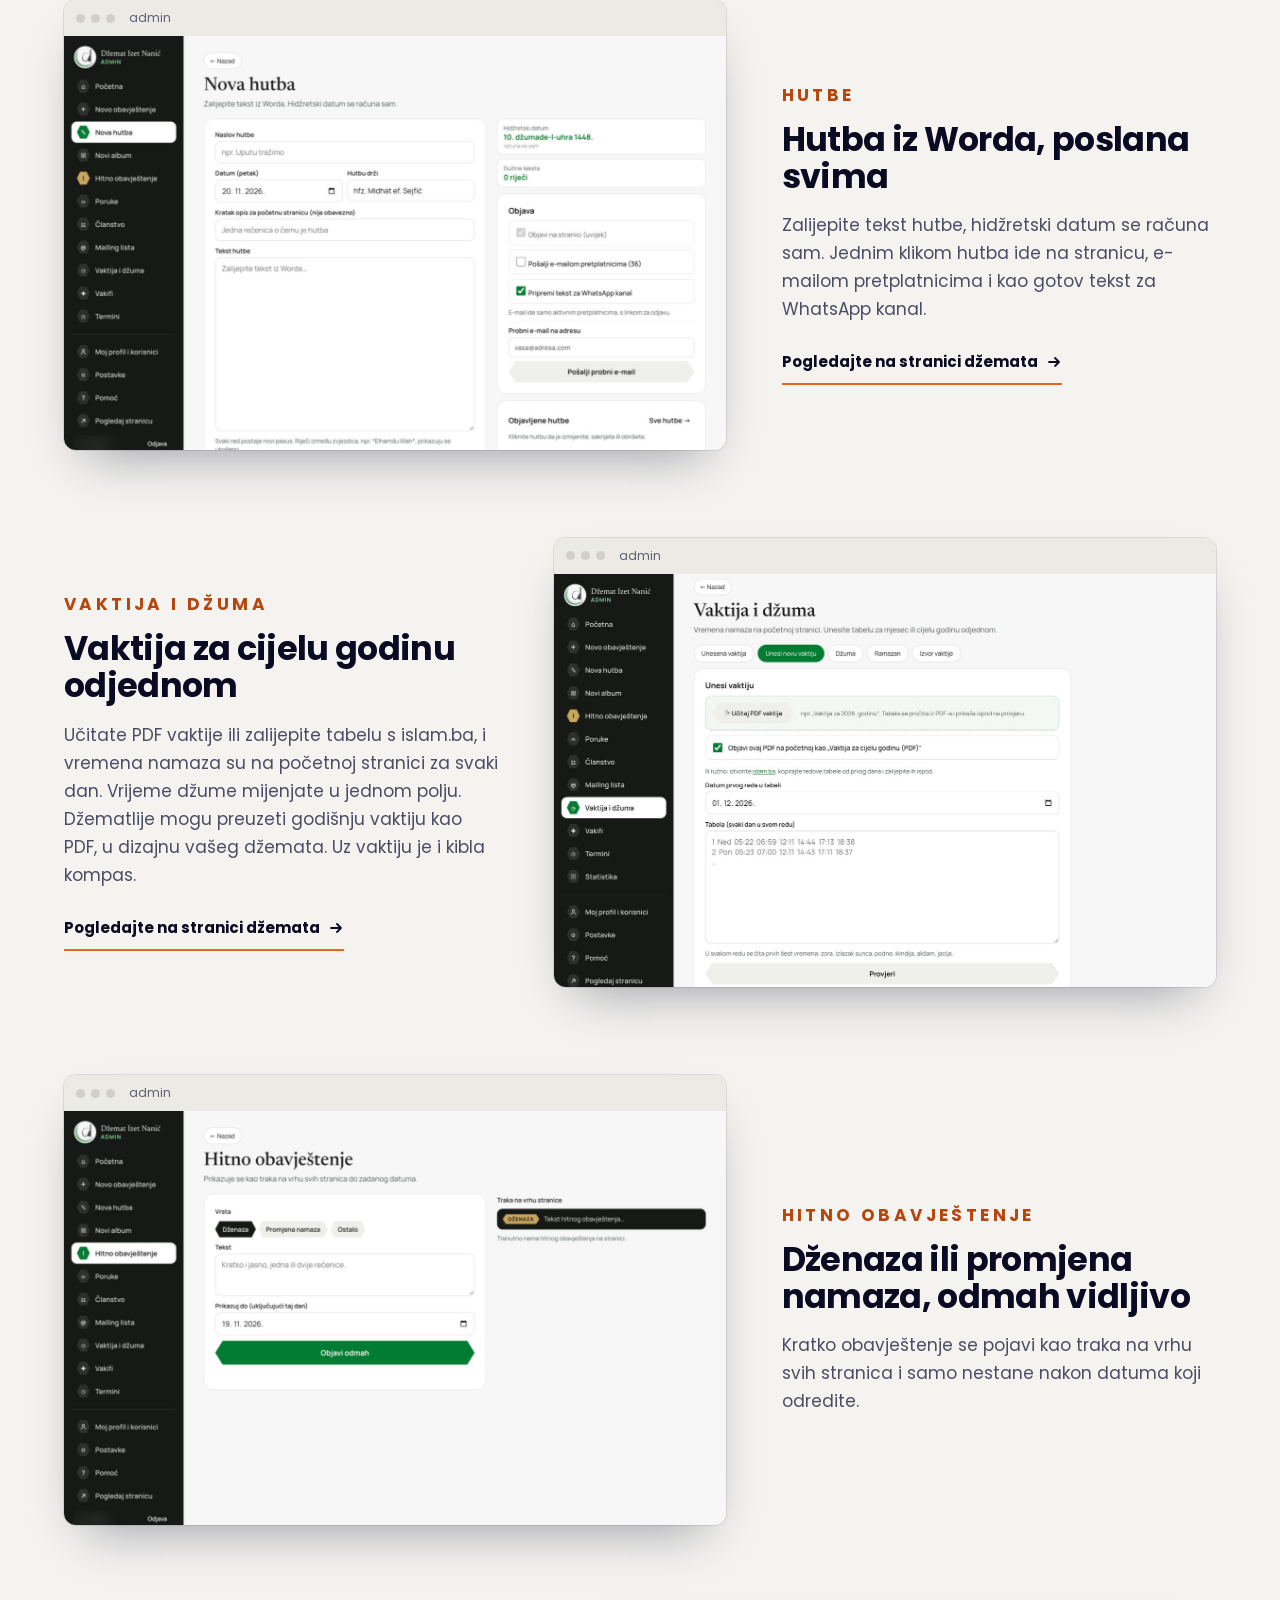
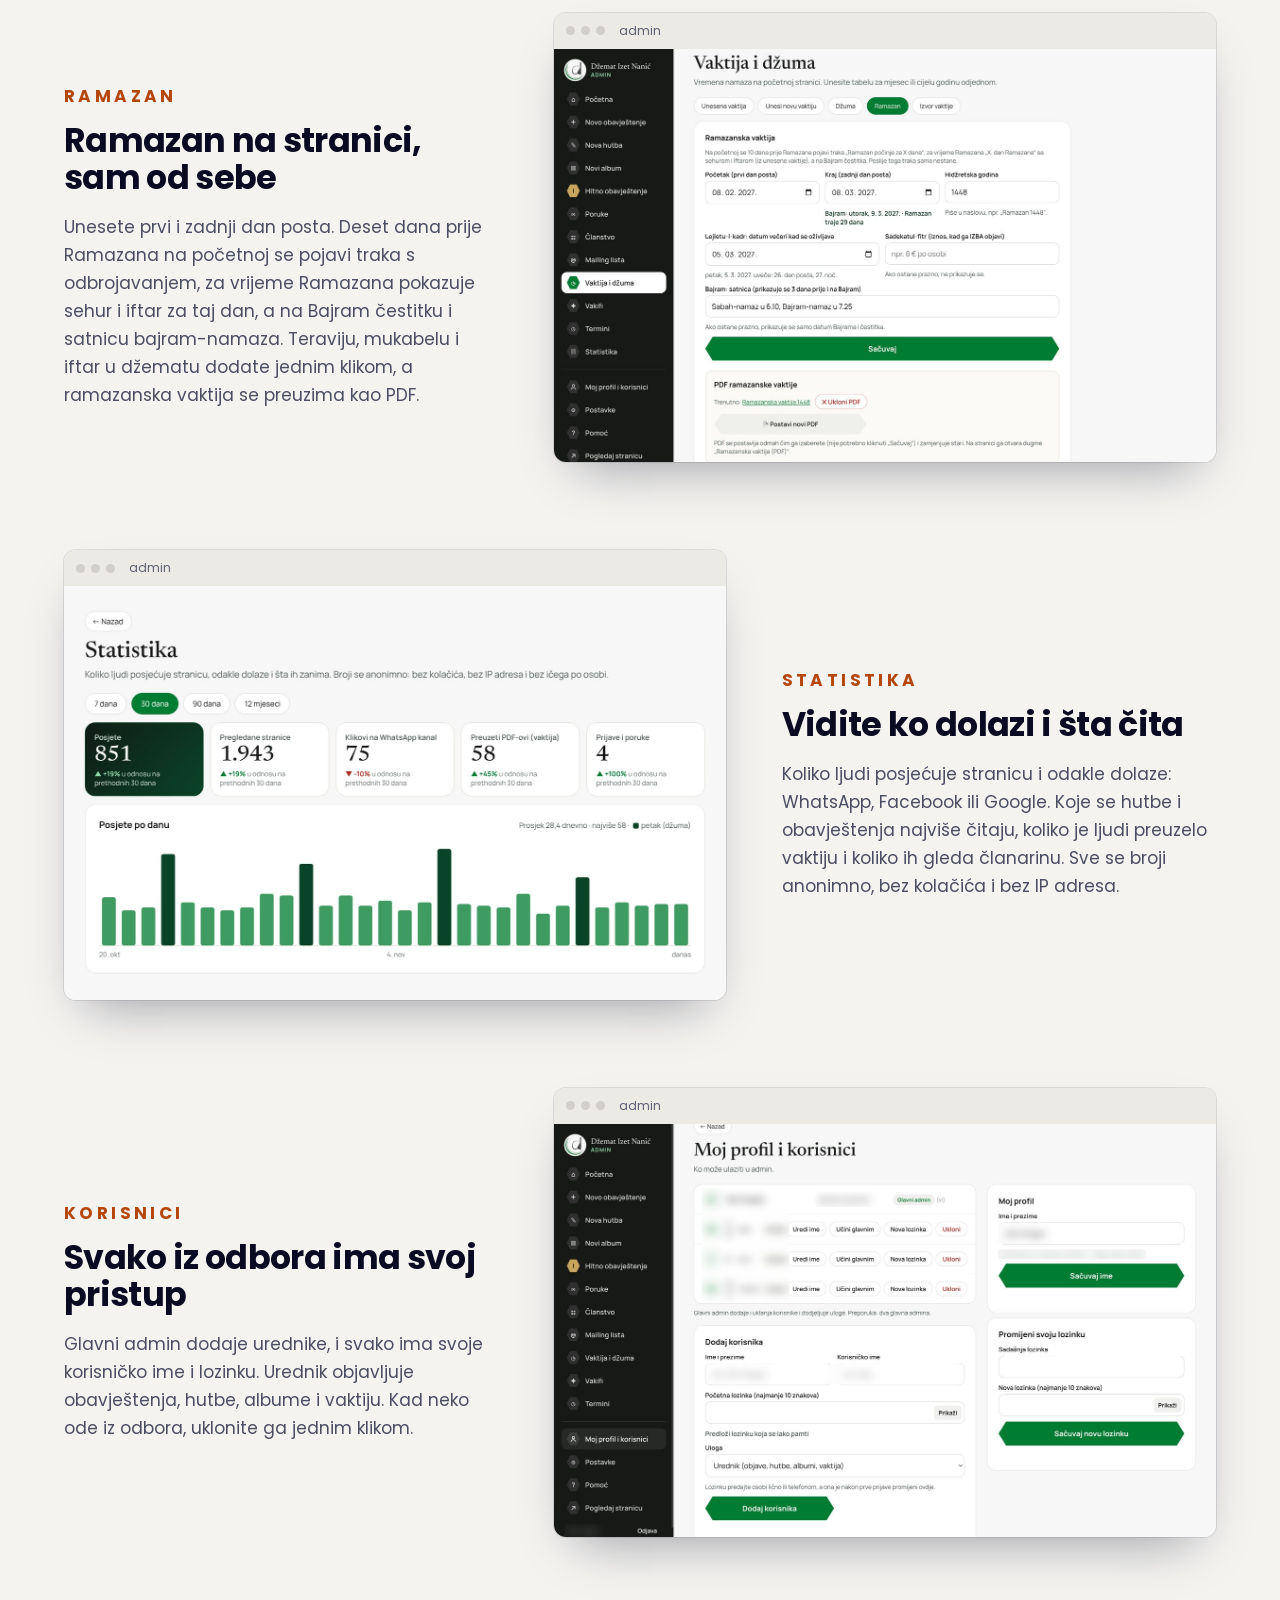
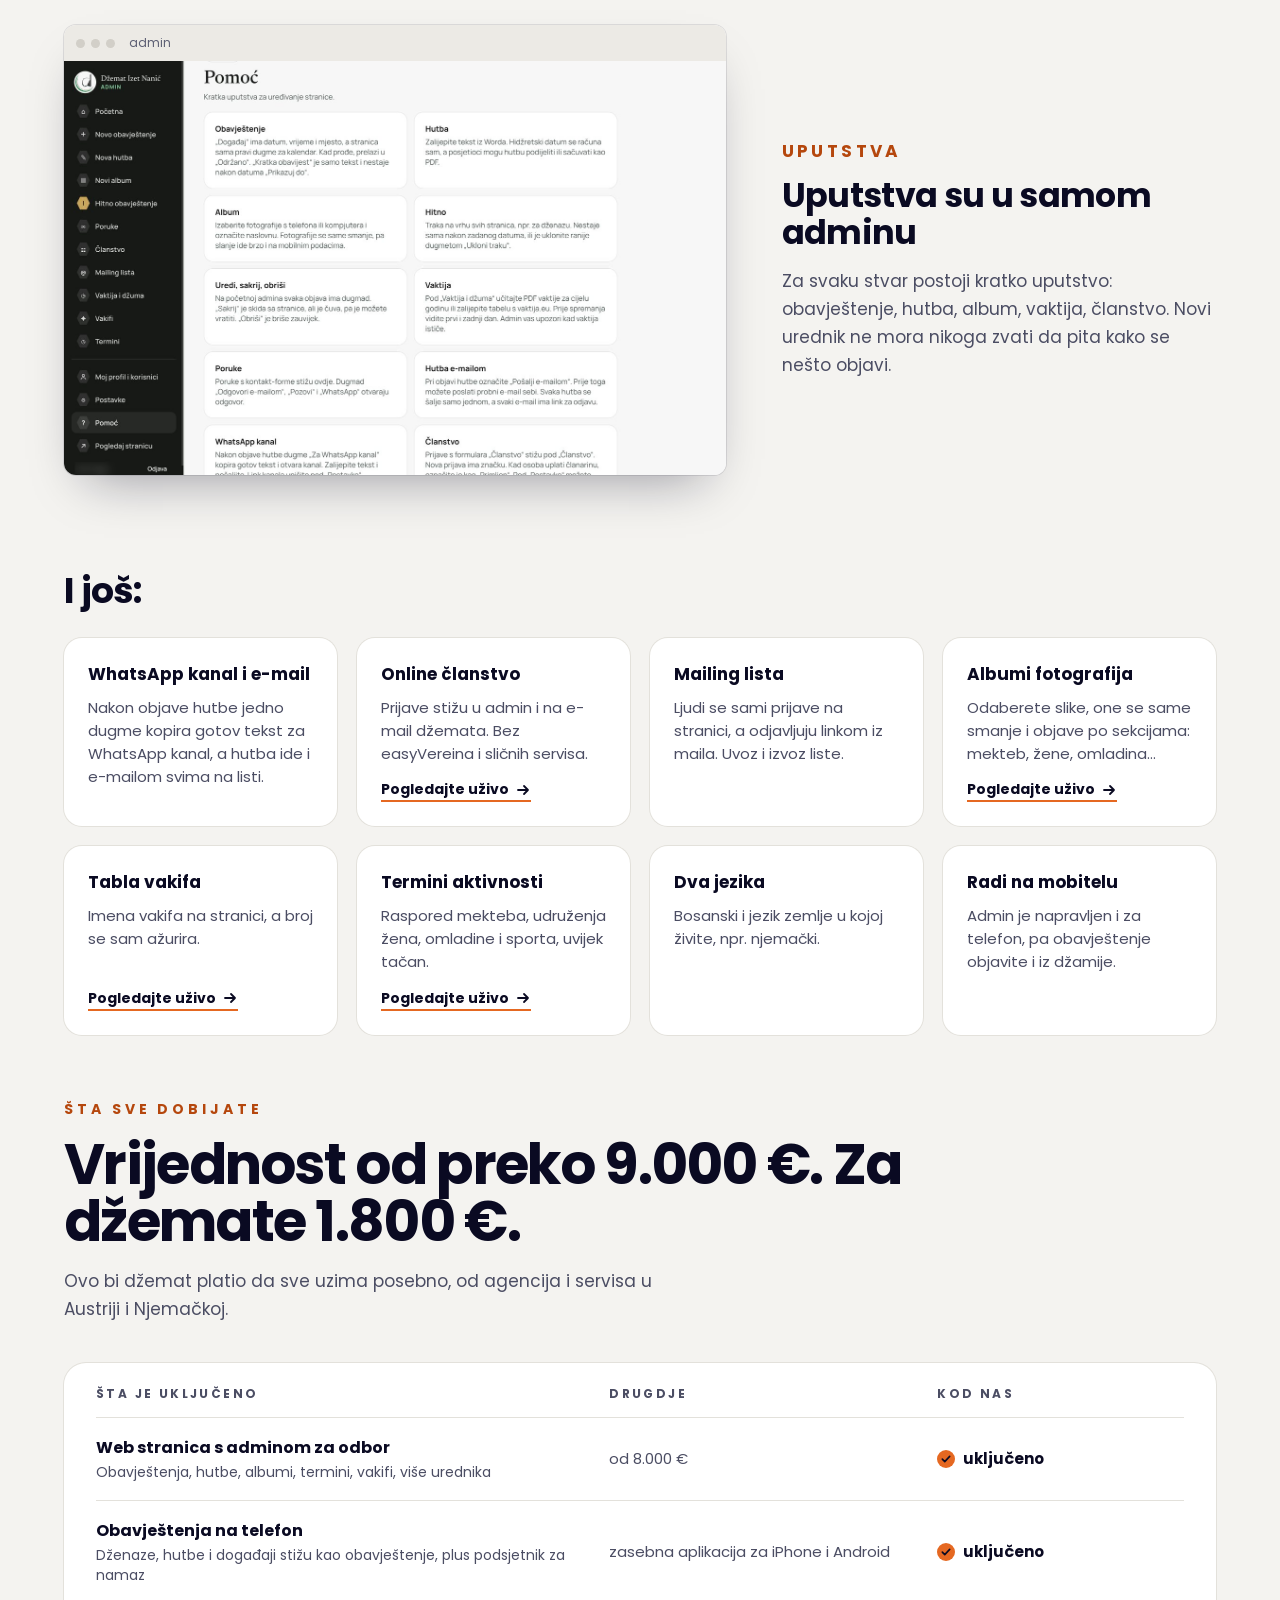
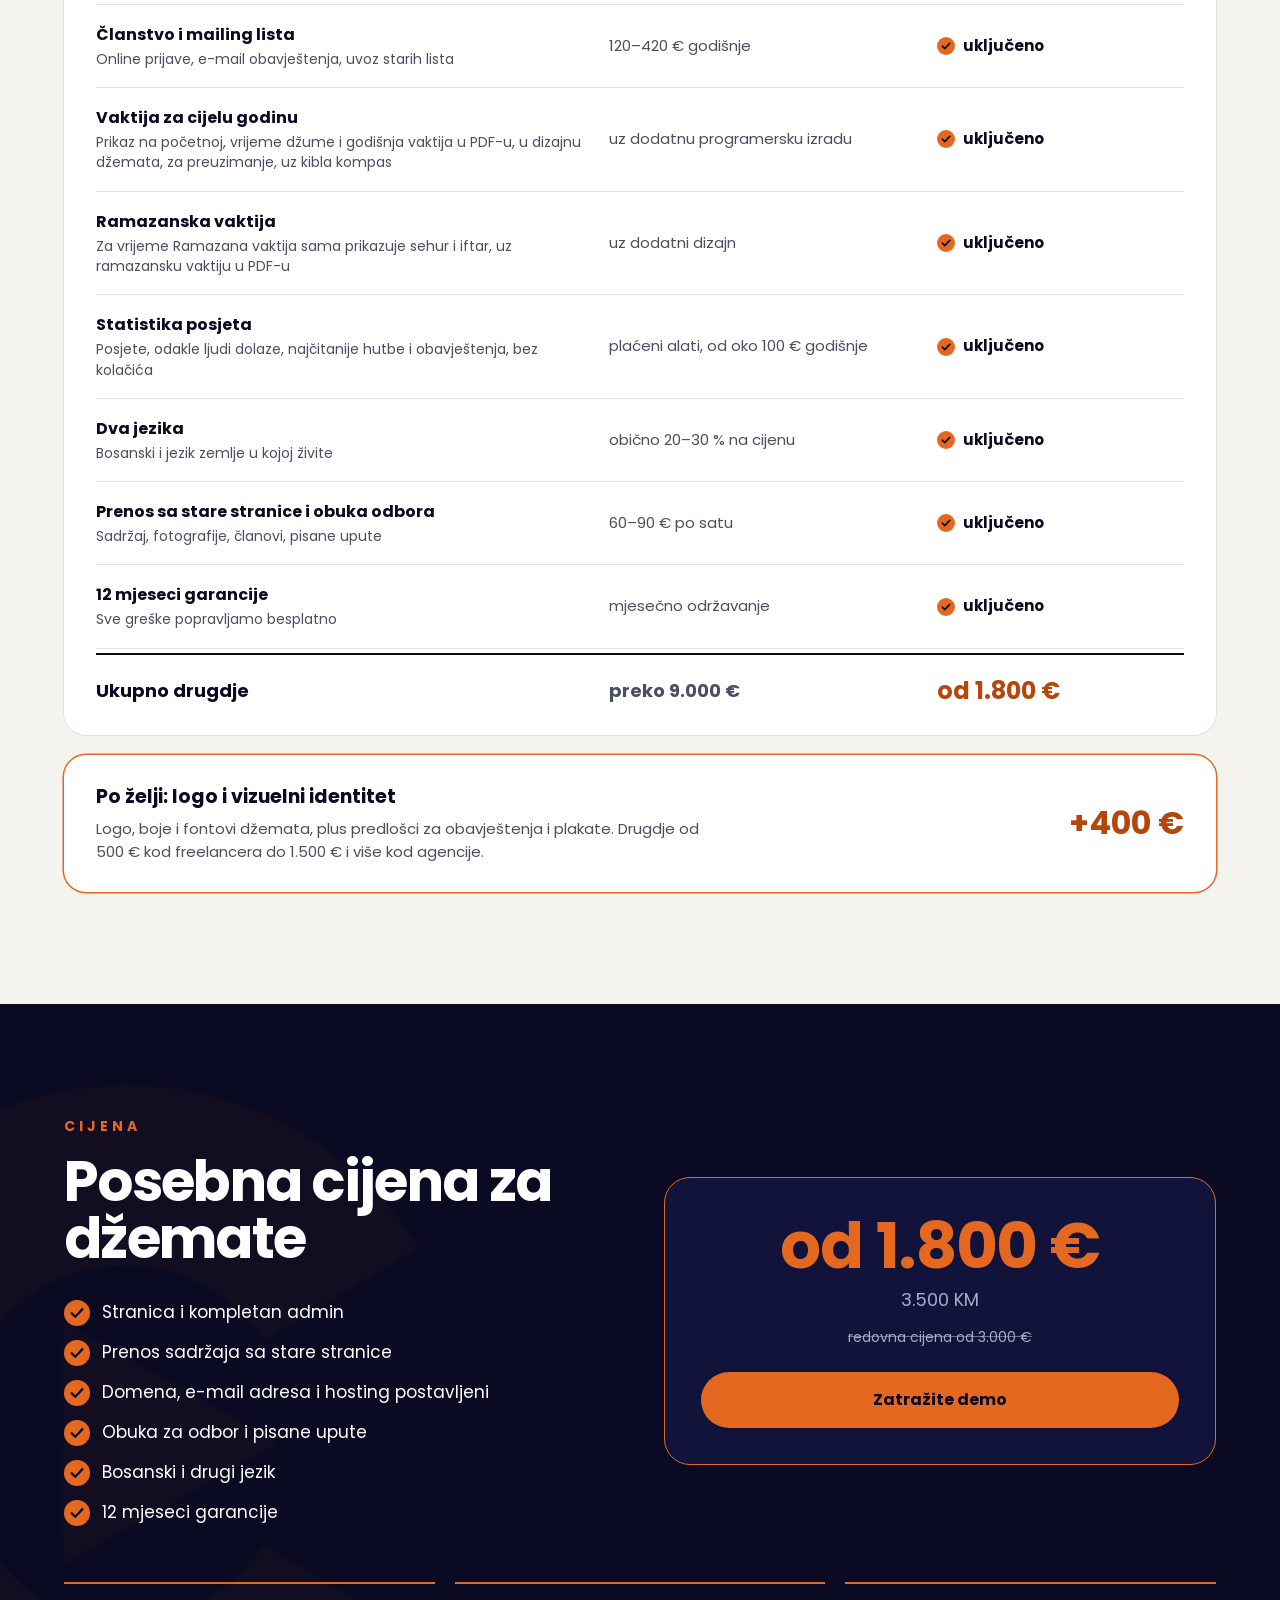
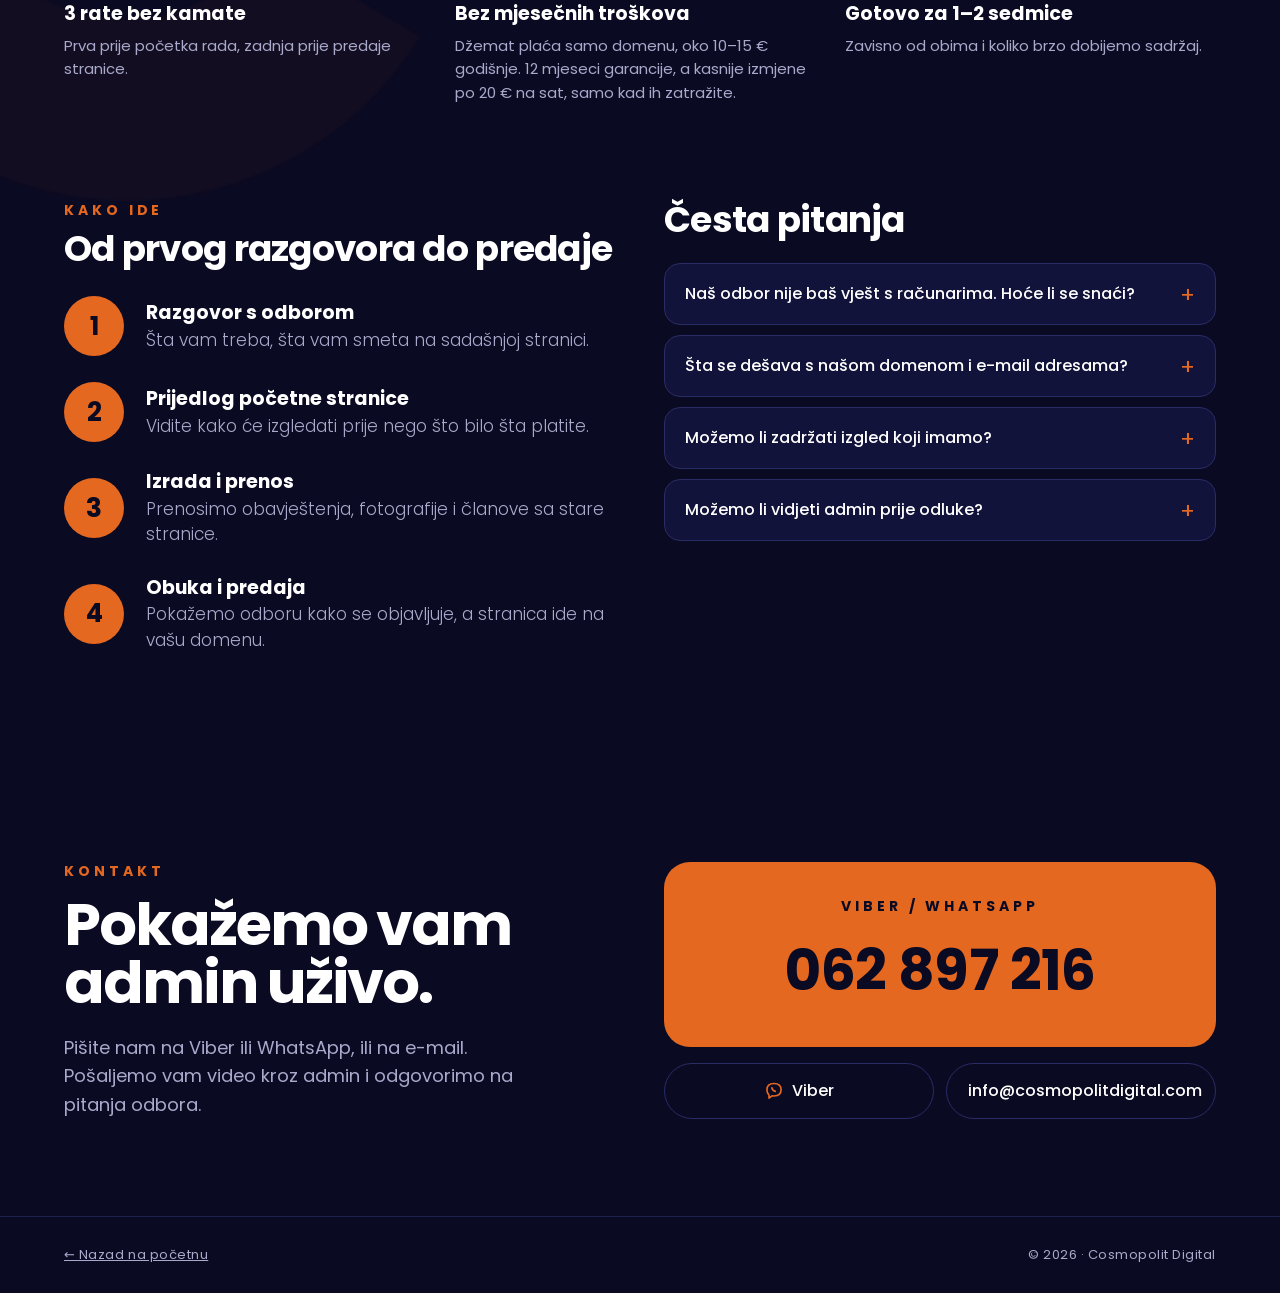
<file: public/dzemati/index.html>
<!doctype html>
<html lang="bs">
<head>
<meta charset="utf-8">
<meta name="viewport" content="width=device-width, initial-scale=1">
<title>Web stranica za džemat i islamsku zajednicu, s adminom | Cosmopolit Digital</title>
<meta name="description" content="Web stranica s adminom za džemate i islamske zajednice: obavještenja, hutbe, vaktija, članstvo i dženaze. Odbor sve objavljuje sam. Od 1.800 €.">
<meta name="theme-color" content="#0A0A22">
<link rel="canonical" href="https://cosmopolitdigital.com/dzemati/">
<link rel="alternate" hreflang="bs" href="https://cosmopolitdigital.com/dzemati/">
<link rel="alternate" hreflang="en" href="https://cosmopolitdigital.com/en/dzemati/">
<meta property="og:type" content="website">
<meta property="og:title" content="Web stranica za džemat i islamsku zajednicu, s adminom | Cosmopolit Digital">
<meta property="og:description" content="Web stranica s adminom za džemate i islamske zajednice: obavještenja, hutbe, vaktija, članstvo i dženaze. Odbor sve objavljuje sam. Od 1.800 €.">
<meta property="og:image" content="https://cosmopolitdigital.com/assets/img/dz/og-dzemati.jpg">
<meta property="og:url" content="https://cosmopolitdigital.com/dzemati/">
<meta name="twitter:card" content="summary_large_image">
<link rel="icon" type="image/png" sizes="32x32" href="../favicon-32.png">
<link rel="apple-touch-icon" href="../apple-touch-icon.png">
<link rel="preload" href="../assets/fonts/poppins-bold.woff" as="font" type="font/woff" crossorigin>
<link rel="stylesheet" href="../assets/css/site.css?v=9061a1c7">
<script type="application/ld+json">
{"@context":"https://schema.org","@type":"Service","name":"Web stranica za d\u017eemat i islamsku zajednicu, s adminom | Cosmopolit Digital","description":"Web stranica s adminom za d\u017eemate i islamske zajednice: obavje\u0161tenja, hutbe, vaktija, \u010dlanstvo i d\u017eenaze. Odbor sve objavljuje sam. Od 1.800 \u20ac.","url":"https://cosmopolitdigital.com/dzemati/","inLanguage":"bs","serviceType":"Web design","areaServed":["AT","DE","CH","BA"],"offers":{"@type":"Offer","price":"1800","priceCurrency":"EUR"},"provider":{"@type":"ProfessionalService","name":"Cosmopolit Digital","url":"https://cosmopolitdigital.com/","telephone":"+38762897216","email":"info@cosmopolitdigital.com"}}
</script>
</head>
<body>
<a class="skip" href="#main">Preskoči na sadržaj</a>

<header class="site-header">
  <div class="wrap">
    <a class="brand" href="../" aria-label="Cosmopolit Digital">
      <img src="../assets/img/logo-mark.png" alt="" width="34" height="38">
      <span>COSMOPOLIT DIGITAL</span>
    </a>
    <nav class="nav" id="nav" aria-label="Glavni meni">
      <a href="../">Početna</a>
      <a href="#funkcije">Šta dobijate</a>
      <a href="#cijena">Cijena</a>
      <a href="#kontakt">Kontakt</a>
      <div class="nav-lang">
<span aria-current="true">BS</span><a href="../en/dzemati/" lang="en" hreflang="en">EN</a>
      </div>
    </nav>
    <div class="header-right">
      <div class="lang">
<span aria-current="true">BS</span><a href="../en/dzemati/" lang="en" hreflang="en">EN</a>
      </div>
      <a class="btn btn-orange" href="#kontakt">Zatražite demo</a>
      <button class="menu-btn" type="button" aria-controls="nav" aria-expanded="false" aria-label="Meni">
        <svg width="20" height="20" viewBox="0 0 20 20" fill="none" aria-hidden="true"><path d="M3 6h14M3 10h14M3 14h14" stroke="currentColor" stroke-width="1.8" stroke-linecap="round"/></svg>
      </button>
    </div>
  </div>
</header>

<main id="main">

<!-- HERO -->
<section class="hero has-mark">
  <img class="mark" src="../assets/img/logo-mark.png" alt="" aria-hidden="true" style="right:-180px;top:40px">
  <div class="wrap">
    <div class="hero-copy">
      <p class="eyebrow">ZA DŽEMATE I ISLAMSKE ZAJEDNICE</p>
      <h1 class="h-xl">Stranica koju odbor vodi sam.</h1>
      <p class="lead">Obavještenja, hutbe, vaktija, dženaze i članstvo, sve iz jednostavnog admina. Bez Wixa, bez skupe pretplate i bez čekanja na programera.</p>
      <div style="display:flex;flex-wrap:wrap;gap:12px;margin-top:32px">
        <a class="btn btn-orange" href="#kontakt">Zatražite demo</a>
        <a class="btn btn-ghost" href="https://dzematizetnanic.com" target="_blank" rel="noopener">Pogledajte stranicu <svg width="16" height="16" viewBox="0 0 16 16" fill="none" aria-hidden="true"><path d="M3 8h10M9 4l4 4-4 4" stroke="currentColor" stroke-width="1.8" stroke-linecap="round" stroke-linejoin="round"/></svg></a>
      </div>
      <p class="sub" style="margin-top:18px;font-size:14px">Primjer: Džemat Izet Nanić, Dornbirn</p>
    </div>
    <div class="hero-visual">
      <div class="devices">
        <div class="browser"><div class="browser-bar"><i></i><i></i><i></i><span>admin</span></div>
          <img src="../assets/img/dz/admin-home.jpg" alt="Admin za džemat na računaru i mobitelu" width="1400" height="875" fetchpriority="high"></div>
        <div class="phone"><img src="../assets/img/dz/admin-mobile.jpg" alt="Admin za džemat na mobitelu" width="750" height="1630"></div>
      </div>
    </div>
  </div>
</section>

<div class="light">
<!-- PHONES (admin in your pocket -> what the community sees) -->
<section class="wrap section phones-flow" style="padding-top:72px;padding-bottom:24px">
  <div class="phone-pair">
    <img src="../assets/img/dz/admin-mobile.jpg" alt="Admin za džemat na mobitelu" width="750" height="1630">
    <div><h3>Admin u džepu</h3><p class="muted">Sve funkcije su dostupne i s telefona. Velika dugmad, jasni nazivi, bez tehničkih izraza.</p></div>
  </div>
  <span class="flow-arrow" aria-hidden="true"><svg width="18" height="18" viewBox="0 0 16 16" fill="none" aria-hidden="true"><path d="M3 8h10M9 4l4 4-4 4" stroke="#E56821" stroke-width="1.8" stroke-linecap="round" stroke-linejoin="round"/></svg></span>
  <div class="phone-pair">
    <img src="../assets/img/dz/site-clanstvo.jpg" alt="Stranica džemata na mobitelu: online članstvo" width="750" height="1630">
    <div><h3>A džematlije vide ovo</h3><p class="muted">Uredna, brza stranica koja se lijepo čita na mobitelu, s vaktijom, obavještenjima i mogućnošću učlanjenja.</p></div>
  </div>
  <div class="hits">
    <a class="hit-card" href="https://dzematizetnanic.com/notifikacije.html" target="_blank" rel="noopener">
      <div class="hit-shots"><img src="../assets/img/dz/notifikacije-mobile.jpg" alt="Uključivanje obavještenja i podsjetnika za namaz na telefonu" width="390" height="844"></div>
      <div><h3>Obavještenja na telefon, bez aplikacije</h3><p class="muted">Dženaza, hutba ili događaj stižu džematlijama kao obavještenje, uz podsjetnik za namaz. Samo sačuvaju stranicu na početni ekran.</p><span class="link-arrow">Pogledajte uživo <svg width="16" height="16" viewBox="0 0 16 16" fill="none" aria-hidden="true"><path d="M3 8h10M9 4l4 4-4 4" stroke="currentColor" stroke-width="1.8" stroke-linecap="round" stroke-linejoin="round"/></svg></span></div>
    </a>
    <a class="hit-card" href="https://dzematizetnanic.com/kibla.html" target="_blank" rel="noopener">
      <div class="hit-shots"><img src="../assets/img/dz/vaktija-kartica.jpg" alt="Vaktija na početnoj stranici s dugmetom za kiblu" width="358" height="681"><img src="../assets/img/dz/kibla-mobile.jpg" alt="Kibla kompas na mobitelu" width="390" height="844"></div>
      <div><h3>Vaktija i kibla, uvijek pri ruci</h3><p class="muted">Današnji namazi i sljedeći namaz na početnoj, a jednim dodirom kompas koji pokazuje smjer Kabe.</p><span class="link-arrow">Pogledajte uživo <svg width="16" height="16" viewBox="0 0 16 16" fill="none" aria-hidden="true"><path d="M3 8h10M9 4l4 4-4 4" stroke="currentColor" stroke-width="1.8" stroke-linecap="round" stroke-linejoin="round"/></svg></span></div>
    </a>
  </div>
</section>

<!-- PROBLEM -->
<section class="wrap section">
  <p class="eyebrow" style="margin-bottom:16px">POZNATO?</p>
  <h2 class="h-md" style="max-width:760px">Većina džemata ima isti problem.</h2>
  <div class="grid-3" style="margin-top:40px">
    <div class="card-light audience"><h3 style="font-size:20px">Sve zavisi od jednog čovjeka</h3><p class="muted">Samo jedna osoba zna kako se nešto objavi. Kad nje nema, stranica stoji.</p></div>
    <div class="card-light audience"><h3 style="font-size:20px">Pretplata koja stalno raste</h3><p class="muted">Wix i slične platforme naplaćuju svake godine, a džemat ne posjeduje ništa.</p></div>
    <div class="card-light audience"><h3 style="font-size:20px">Stare informacije</h3><p class="muted">Vaktija od prošle godine, događaj koji je prošao prije mjesec dana. Ljudi prestanu gledati.</p></div>
  </div>
</section>

<!-- COST -->
<section id="troskovi" class="wrap section" style="padding-top:88px">
  <p class="eyebrow" style="margin-bottom:16px">ŠTA VAS TO KOŠTA</p>
  <h2 class="h-lg" style="max-width:820px">Koliko džemat plaća za svoju stranicu?</h2>
  <p class="sub" style="margin-top:18px;max-width:620px;font-size:17px">Ovo nije obična web stranica nego aplikacija za vođenje džemata: obavještenja, hutbe, vaktija, članstvo, mailovi i više urednika. Uporedili smo koliko to košta na tri načina. Cijene su za 2026. godinu.</p>
  <div class="grid-3 cost-grid" style="margin-top:40px">
    <div class="card-light price cost-card">
      <h3>Wix i slične platforme</h3>
      <p class="amount">500–700 €</p>
      <p class="muted cost-unit">svake godine</p>
      <ul class="cost-points"><li>Paket s vlastitom domenom oko 30–40 € mjesečno</li><li>Plus e-mail adrese i poseban servis za članarine</li><li>Džemat ne posjeduje ništa: kad prestane plaćati, stranica nestaje</li><li>Odbor se često ne snalazi u složenom uređivaču</li></ul>
    </div>
    <div class="card-light price cost-card">
      <h3>Agencija u Austriji ili Njemačkoj</h3>
      <p class="amount">od 8.000 €</p>
      <p class="muted cost-unit">za stranicu s adminom i članstvom</p>
      <ul class="cost-points"><li>Već obična stranica bez admina košta 2.500–8.000 €</li><li>Svaka izmjena kasnije 60–90 € po satu</li><li>Često i mjesečno održavanje</li><li>Ne poznaju kako džemat radi: vaktija, hutbe, dženaze, vakifi</li></ul>
    </div>
    <div class="price price-dark cost-card">
      <h3>Cosmopolit Digital</h3>
      <p class="amount">od 1.800 €</p>
      <p class=" cost-unit">jednom, ključ u ruke, s kompletnim adminom</p>
      <ul class="cost-points"><li>Kompletan admin napravljen za džemate</li><li>Odbor sve objavljuje sam, bez troška po izmjeni</li><li>Stranica i domena su vlasništvo džemata</li><li>Poslije samo domena, oko 10–15 € godišnje</li></ul>
    </div>
  </div>

  <div class="payback card-light">
    <h3 class="h-sm">Za koliko se isplati?</h3>
    <p class="muted" style="margin-top:8px">Ukupni trošak kroz godine, ako džemat sada plaća oko 600 € godišnje za platformu i dodatke.</p>
    <div class="pb-legend"><span><i class="pb-a"></i>Platforma (Wix i dodaci)</span><span><i class="pb-b"></i>Cosmopolit Digital</span></div>
    <div class="pb-rows">
      <div class="pb-row">
        <span class="pb-year">Nakon 1 godine</span>
        <div class="pb-bars">
          <div class="pb-bar pb-a" style="width:10.0%"><span>600 €</span></div>
          <div class="pb-bar pb-b" style="width:30.2%"><span>1.815 €</span></div>
        </div>
      </div>
      <div class="pb-row">
        <span class="pb-year">Nakon 2 godine</span>
        <div class="pb-bars">
          <div class="pb-bar pb-a" style="width:20.0%"><span>1.200 €</span></div>
          <div class="pb-bar pb-b" style="width:30.5%"><span>1.830 €</span></div>
        </div>
      </div>
      <div class="pb-row">
        <span class="pb-year">Nakon 3 godine</span>
        <div class="pb-bars">
          <div class="pb-bar pb-a" style="width:30.0%"><span>1.800 €</span></div>
          <div class="pb-bar pb-b" style="width:30.8%"><span>1.845 €</span></div>
        </div>
      </div>
      <div class="pb-row">
        <span class="pb-year">Nakon 5 godina</span>
        <div class="pb-bars">
          <div class="pb-bar pb-a" style="width:50.0%"><span>3.000 €</span></div>
          <div class="pb-bar pb-b" style="width:31.2%"><span>1.875 €</span></div>
        </div>
      </div>
      <div class="pb-row">
        <span class="pb-year">Nakon 10 godina</span>
        <div class="pb-bars">
          <div class="pb-bar pb-a" style="width:100.0%"><span>6.000 €</span></div>
          <div class="pb-bar pb-b" style="width:32.5%"><span>1.950 €</span></div>
        </div>
      </div>
    </div>
    <p class="pb-note">Otprilike za tri godine stranica se isplati. Nakon toga je džemat praktično ne plaća, osim domene. Nema mjesečnog održavanja ni pretplate.</p>
  </div>

  <div class="why">
    <p class="eyebrow" style="margin-bottom:14px">ZAŠTO BAŠ ZA DŽEMATE</p>
    <h3 class="h-md">Pravljeno za džemat, ne prilagođeno džematu.</h3>
<p class="why-p">Agencije prave stranice za firme pa ih pokušaju prilagoditi džematu. Mi smo krenuli od drugog kraja: od toga kako odbor stvarno radi. Ko objavljuje dženazu u pola noći, kako se šalje hutba, gdje se vode članarine i vakifi.</p><p class="why-p">Zato je admin složen tako da ga može koristiti svako ko zna poslati poruku na WhatsAppu. Bez obuke od više dana i bez straha da će nešto pokvariti.</p>  </div>
  <p class="cost-src">Izvori: službeni Wix planovi 2026. (Core 29 $, Business 36–39 $ mjesečno uz godišnje plaćanje); pregledi cijena web agencija i freelancera za Austriju i Njemačku 2026. (standardna stranica 2.500–8.000 €; individualna, opsežnija stranica od oko 8.000–12.000 € naviše).</p>
</section>

<!-- FEATURES -->
<section id="funkcije" class="wrap section" style="padding-top:88px">
  <p class="eyebrow" style="margin-bottom:16px">ŠTA ODBOR MOŽE SAM</p>
  <h2 class="h-lg" style="max-width:820px">Sve što džematu treba, na jednom mjestu.</h2>
  <p class="sub" style="margin-top:18px;max-width:620px;font-size:17px">Ovo su stvarni ekrani iz admina koji koristi Džemat Izet Nanić.</p>
  <div class="features">
    <article class="feature">
      <div class="feature-copy">
        <p class="tag">OBAVJEŠTENJA I DOGAĐAJI</p>
        <h3>Događaj s plakatom za minutu</h3>
        <p class="muted">Dodate plakat, datum, vrijeme i mjesto, a pregled sa strane pokazuje kako će izgledati na stranici. Kad događaj prođe, sam prelazi u „Održano“. Posjetioci ga jednim klikom dodaju u svoj kalendar ili podijele.</p>
<a class="link-arrow" href="https://dzematizetnanic.com/obavjestenja.html" target="_blank" rel="noopener">Pogledajte na stranici džemata <svg width="16" height="16" viewBox="0 0 16 16" fill="none" aria-hidden="true"><path d="M3 8h10M9 4l4 4-4 4" stroke="currentColor" stroke-width="1.8" stroke-linecap="round" stroke-linejoin="round"/></svg></a>      </div>
      <div class="feature-shot">
        <div class="browser"><div class="browser-bar"><i></i><i></i><i></i><span>admin</span></div>
          <img src="../assets/img/dz/admin-obavjestenje.jpg" alt="Admin: unos novog obavještenja s plakatom i pregledom" width="1400" height="875" loading="lazy"></div>
      </div>
    </article>
    <article class="feature flip">
      <div class="feature-copy">
        <p class="tag">HUTBE</p>
        <h3>Hutba iz Worda, poslana svima</h3>
        <p class="muted">Zalijepite tekst hutbe, hidžretski datum se računa sam. Jednim klikom hutba ide na stranicu, e-mailom pretplatnicima i kao gotov tekst za WhatsApp kanal.</p>
<a class="link-arrow" href="https://dzematizetnanic.com/hutbe.html" target="_blank" rel="noopener">Pogledajte na stranici džemata <svg width="16" height="16" viewBox="0 0 16 16" fill="none" aria-hidden="true"><path d="M3 8h10M9 4l4 4-4 4" stroke="currentColor" stroke-width="1.8" stroke-linecap="round" stroke-linejoin="round"/></svg></a>      </div>
      <div class="feature-shot">
        <div class="browser"><div class="browser-bar"><i></i><i></i><i></i><span>admin</span></div>
          <img src="../assets/img/dz/admin-hutba.jpg" alt="Admin: unos hutbe sa slanjem e-mailom i WhatsApp tekstom" width="1400" height="875" loading="lazy"></div>
      </div>
    </article>
    <article class="feature">
      <div class="feature-copy">
        <p class="tag">VAKTIJA I DŽUMA</p>
        <h3>Vaktija za cijelu godinu odjednom</h3>
        <p class="muted">Učitate PDF vaktije ili zalijepite tabelu s islam.ba, i vremena namaza su na početnoj stranici za svaki dan. Vrijeme džume mijenjate u jednom polju. Džematlije mogu preuzeti godišnju vaktiju kao PDF, u dizajnu vašeg džemata. Uz vaktiju je i kibla kompas.</p>
<a class="link-arrow" href="https://dzematizetnanic.com/" target="_blank" rel="noopener">Pogledajte na stranici džemata <svg width="16" height="16" viewBox="0 0 16 16" fill="none" aria-hidden="true"><path d="M3 8h10M9 4l4 4-4 4" stroke="currentColor" stroke-width="1.8" stroke-linecap="round" stroke-linejoin="round"/></svg></a>      </div>
      <div class="feature-shot">
        <div class="browser"><div class="browser-bar"><i></i><i></i><i></i><span>admin</span></div>
          <img src="../assets/img/dz/admin-vaktija.jpg" alt="Admin: unos vaktije iz PDF-a" width="1400" height="875" loading="lazy"></div>
      </div>
    </article>
    <article class="feature flip">
      <div class="feature-copy">
        <p class="tag">HITNO OBAVJEŠTENJE</p>
        <h3>Dženaza ili promjena namaza, odmah vidljivo</h3>
        <p class="muted">Kratko obavještenje se pojavi kao traka na vrhu svih stranica i samo nestane nakon datuma koji odredite.</p>
      </div>
      <div class="feature-shot">
        <div class="browser"><div class="browser-bar"><i></i><i></i><i></i><span>admin</span></div>
          <img src="../assets/img/dz/admin-hitno.jpg" alt="Admin: hitno obavještenje za dženazu ili promjenu namaza" width="1400" height="875" loading="lazy"></div>
      </div>
    </article>
    <article class="feature">
      <div class="feature-copy">
        <p class="tag">RAMAZAN</p>
        <h3>Ramazan na stranici, sam od sebe</h3>
        <p class="muted">Unesete prvi i zadnji dan posta. Deset dana prije Ramazana na početnoj se pojavi traka s odbrojavanjem, za vrijeme Ramazana pokazuje sehur i iftar za taj dan, a na Bajram čestitku i satnicu bajram-namaza. Teraviju, mukabelu i iftar u džematu dodate jednim klikom, a ramazanska vaktija se preuzima kao PDF.</p>
      </div>
      <div class="feature-shot">
        <div class="browser"><div class="browser-bar"><i></i><i></i><i></i><span>admin</span></div>
          <img src="../assets/img/dz/admin-ramazan.jpg" alt="Admin: ramazanska vaktija, Bajram i Lejletu-l-kadr" width="1400" height="875" loading="lazy"></div>
      </div>
    </article>
    <article class="feature flip">
      <div class="feature-copy">
        <p class="tag">STATISTIKA</p>
        <h3>Vidite ko dolazi i šta čita</h3>
        <p class="muted">Koliko ljudi posjećuje stranicu i odakle dolaze: WhatsApp, Facebook ili Google. Koje se hutbe i obavještenja najviše čitaju, koliko je ljudi preuzelo vaktiju i koliko ih gleda članarinu. Sve se broji anonimno, bez kolačića i bez IP adresa.</p>
      </div>
      <div class="feature-shot">
        <div class="browser"><div class="browser-bar"><i></i><i></i><i></i><span>admin</span></div>
          <img src="../assets/img/dz/admin-statistika.jpg" alt="Admin: statistika posjeta stranici" width="1400" height="875" loading="lazy"></div>
      </div>
    </article>
    <article class="feature">
      <div class="feature-copy">
        <p class="tag">KORISNICI</p>
        <h3>Svako iz odbora ima svoj pristup</h3>
        <p class="muted">Glavni admin dodaje urednike, i svako ima svoje korisničko ime i lozinku. Urednik objavljuje obavještenja, hutbe, albume i vaktiju. Kad neko ode iz odbora, uklonite ga jednim klikom.</p>
      </div>
      <div class="feature-shot">
        <div class="browser"><div class="browser-bar"><i></i><i></i><i></i><span>admin</span></div>
          <img src="../assets/img/dz/admin-korisnici.jpg" alt="Admin: korisnici i uloge u odboru" width="1400" height="875" loading="lazy"></div>
      </div>
    </article>
    <article class="feature flip">
      <div class="feature-copy">
        <p class="tag">UPUTSTVA</p>
        <h3>Uputstva su u samom adminu</h3>
        <p class="muted">Za svaku stvar postoji kratko uputstvo: obavještenje, hutba, album, vaktija, članstvo. Novi urednik ne mora nikoga zvati da pita kako se nešto objavi.</p>
      </div>
      <div class="feature-shot">
        <div class="browser"><div class="browser-bar"><i></i><i></i><i></i><span>admin</span></div>
          <img src="../assets/img/dz/admin-pomoc.jpg" alt="Admin: stranica s kratkim uputstvima" width="1400" height="875" loading="lazy"></div>
      </div>
    </article>
  </div>

  <h3 class="h-sm" style="margin-top:96px;margin-bottom:28px">I još:</h3>
  <ul class="more-grid">
<li><strong>WhatsApp kanal i e-mail</strong><span class="muted">Nakon objave hutbe jedno dugme kopira gotov tekst za WhatsApp kanal, a hutba ide i e-mailom svima na listi.</span></li><li><strong>Online članstvo</strong><span class="muted">Prijave stižu u admin i na e-mail džemata. Bez easyVereina i sličnih servisa.</span><a class="more-link" href="https://dzematizetnanic.com/clanstvo.html" target="_blank" rel="noopener">Pogledajte uživo <svg width="16" height="16" viewBox="0 0 16 16" fill="none" aria-hidden="true"><path d="M3 8h10M9 4l4 4-4 4" stroke="currentColor" stroke-width="1.8" stroke-linecap="round" stroke-linejoin="round"/></svg></a></li><li><strong>Mailing lista</strong><span class="muted">Ljudi se sami prijave na stranici, a odjavljuju linkom iz maila. Uvoz i izvoz liste.</span></li><li><strong>Albumi fotografija</strong><span class="muted">Odaberete slike, one se same smanje i objave po sekcijama: mekteb, žene, omladina…</span><a class="more-link" href="https://dzematizetnanic.com/galerija.html" target="_blank" rel="noopener">Pogledajte uživo <svg width="16" height="16" viewBox="0 0 16 16" fill="none" aria-hidden="true"><path d="M3 8h10M9 4l4 4-4 4" stroke="currentColor" stroke-width="1.8" stroke-linecap="round" stroke-linejoin="round"/></svg></a></li><li><strong>Tabla vakifa</strong><span class="muted">Imena vakifa na stranici, a broj se sam ažurira.</span><a class="more-link" href="https://dzematizetnanic.com/vakifi.html" target="_blank" rel="noopener">Pogledajte uživo <svg width="16" height="16" viewBox="0 0 16 16" fill="none" aria-hidden="true"><path d="M3 8h10M9 4l4 4-4 4" stroke="currentColor" stroke-width="1.8" stroke-linecap="round" stroke-linejoin="round"/></svg></a></li><li><strong>Termini aktivnosti</strong><span class="muted">Raspored mekteba, udruženja žena, omladine i sporta, uvijek tačan.</span><a class="more-link" href="https://dzematizetnanic.com/aktivnosti.html" target="_blank" rel="noopener">Pogledajte uživo <svg width="16" height="16" viewBox="0 0 16 16" fill="none" aria-hidden="true"><path d="M3 8h10M9 4l4 4-4 4" stroke="currentColor" stroke-width="1.8" stroke-linecap="round" stroke-linejoin="round"/></svg></a></li><li><strong>Dva jezika</strong><span class="muted">Bosanski i jezik zemlje u kojoj živite, npr. njemački.</span></li><li><strong>Radi na mobitelu</strong><span class="muted">Admin je napravljen i za telefon, pa obavještenje objavite i iz džamije.</span></li>  </ul>
</section>

<!-- VALUE -->
<section id="vrijednost" class="wrap section" style="padding-top:24px;padding-bottom:112px">
  <p class="eyebrow" style="margin-bottom:16px">ŠTA SVE DOBIJATE</p>
  <h2 class="h-lg" style="max-width:860px">Vrijednost od preko 9.000 €. Za džemate 1.800 €.</h2>
  <p class="sub" style="margin-top:18px;max-width:640px;font-size:17px">Ovo bi džemat platio da sve uzima posebno, od agencija i servisa u Austriji i Njemačkoj.</p>
  <div class="value-table card-light">
    <div class="vt-row vt-head"><span>Šta je uključeno</span><span>Drugdje</span><span>Kod nas</span></div>
    <div class="vt-row"><span><strong>Web stranica s adminom za odbor</strong><small>Obavještenja, hutbe, albumi, termini, vakifi, više urednika</small></span><span class="vt-else" data-label="Drugdje">od 8.000 €</span><span class="vt-us" data-label="Kod nas"><svg width="18" height="18" viewBox="0 0 22 22" fill="none" aria-hidden="true"><circle cx="11" cy="11" r="11" fill="#E56821"/><path d="M6.5 11.2l3 3 6-6.4" stroke="#0A0A22" stroke-width="2" stroke-linecap="round" stroke-linejoin="round"/></svg>uključeno</span></div>
    <div class="vt-row"><span><strong>Obavještenja na telefon</strong><small>Dženaze, hutbe i događaji stižu kao obavještenje, plus podsjetnik za namaz</small></span><span class="vt-else" data-label="Drugdje">zasebna aplikacija za iPhone i Android</span><span class="vt-us" data-label="Kod nas"><svg width="18" height="18" viewBox="0 0 22 22" fill="none" aria-hidden="true"><circle cx="11" cy="11" r="11" fill="#E56821"/><path d="M6.5 11.2l3 3 6-6.4" stroke="#0A0A22" stroke-width="2" stroke-linecap="round" stroke-linejoin="round"/></svg>uključeno</span></div>
    <div class="vt-row"><span><strong>Članstvo i mailing lista</strong><small>Online prijave, e-mail obavještenja, uvoz starih lista</small></span><span class="vt-else" data-label="Drugdje">120–420 € godišnje</span><span class="vt-us" data-label="Kod nas"><svg width="18" height="18" viewBox="0 0 22 22" fill="none" aria-hidden="true"><circle cx="11" cy="11" r="11" fill="#E56821"/><path d="M6.5 11.2l3 3 6-6.4" stroke="#0A0A22" stroke-width="2" stroke-linecap="round" stroke-linejoin="round"/></svg>uključeno</span></div>
    <div class="vt-row"><span><strong>Vaktija za cijelu godinu</strong><small>Prikaz na početnoj, vrijeme džume i godišnja vaktija u PDF-u, u dizajnu džemata, za preuzimanje, uz kibla kompas</small></span><span class="vt-else" data-label="Drugdje">uz dodatnu programersku izradu</span><span class="vt-us" data-label="Kod nas"><svg width="18" height="18" viewBox="0 0 22 22" fill="none" aria-hidden="true"><circle cx="11" cy="11" r="11" fill="#E56821"/><path d="M6.5 11.2l3 3 6-6.4" stroke="#0A0A22" stroke-width="2" stroke-linecap="round" stroke-linejoin="round"/></svg>uključeno</span></div>
    <div class="vt-row"><span><strong>Ramazanska vaktija</strong><small>Za vrijeme Ramazana vaktija sama prikazuje sehur i iftar, uz ramazansku vaktiju u PDF-u</small></span><span class="vt-else" data-label="Drugdje">uz dodatni dizajn</span><span class="vt-us" data-label="Kod nas"><svg width="18" height="18" viewBox="0 0 22 22" fill="none" aria-hidden="true"><circle cx="11" cy="11" r="11" fill="#E56821"/><path d="M6.5 11.2l3 3 6-6.4" stroke="#0A0A22" stroke-width="2" stroke-linecap="round" stroke-linejoin="round"/></svg>uključeno</span></div>
    <div class="vt-row"><span><strong>Statistika posjeta</strong><small>Posjete, odakle ljudi dolaze, najčitanije hutbe i obavještenja, bez kolačića</small></span><span class="vt-else" data-label="Drugdje">plaćeni alati, od oko 100 € godišnje</span><span class="vt-us" data-label="Kod nas"><svg width="18" height="18" viewBox="0 0 22 22" fill="none" aria-hidden="true"><circle cx="11" cy="11" r="11" fill="#E56821"/><path d="M6.5 11.2l3 3 6-6.4" stroke="#0A0A22" stroke-width="2" stroke-linecap="round" stroke-linejoin="round"/></svg>uključeno</span></div>
    <div class="vt-row"><span><strong>Dva jezika</strong><small>Bosanski i jezik zemlje u kojoj živite</small></span><span class="vt-else" data-label="Drugdje">obično 20–30 % na cijenu</span><span class="vt-us" data-label="Kod nas"><svg width="18" height="18" viewBox="0 0 22 22" fill="none" aria-hidden="true"><circle cx="11" cy="11" r="11" fill="#E56821"/><path d="M6.5 11.2l3 3 6-6.4" stroke="#0A0A22" stroke-width="2" stroke-linecap="round" stroke-linejoin="round"/></svg>uključeno</span></div>
    <div class="vt-row"><span><strong>Prenos sa stare stranice i obuka odbora</strong><small>Sadržaj, fotografije, članovi, pisane upute</small></span><span class="vt-else" data-label="Drugdje">60–90 € po satu</span><span class="vt-us" data-label="Kod nas"><svg width="18" height="18" viewBox="0 0 22 22" fill="none" aria-hidden="true"><circle cx="11" cy="11" r="11" fill="#E56821"/><path d="M6.5 11.2l3 3 6-6.4" stroke="#0A0A22" stroke-width="2" stroke-linecap="round" stroke-linejoin="round"/></svg>uključeno</span></div>
    <div class="vt-row"><span><strong>12 mjeseci garancije</strong><small>Sve greške popravljamo besplatno</small></span><span class="vt-else" data-label="Drugdje">mjesečno održavanje</span><span class="vt-us" data-label="Kod nas"><svg width="18" height="18" viewBox="0 0 22 22" fill="none" aria-hidden="true"><circle cx="11" cy="11" r="11" fill="#E56821"/><path d="M6.5 11.2l3 3 6-6.4" stroke="#0A0A22" stroke-width="2" stroke-linecap="round" stroke-linejoin="round"/></svg>uključeno</span></div>
    <div class="vt-row vt-total"><span>Ukupno drugdje</span><span class="vt-else">preko 9.000 €</span><span class="vt-us">od 1.800 €</span></div>
  </div>
  <div class="value-extra card-light">
    <div><h3>Po želji: logo i vizuelni identitet</h3><p class="muted">Logo, boje i fontovi džemata, plus predlošci za obavještenja i plakate. Drugdje od 500 € kod freelancera do 1.500 € i više kod agencije.</p></div>
    <p class="value-extra-price">+400 €</p>
  </div>
</section>
</div>

<!-- PRICE -->
<section id="cijena" class="video has-mark">
  <img class="mark" src="../assets/img/logo-mark.png" alt="" aria-hidden="true" style="left:-220px;top:80px;width:640px;opacity:.04">
  <div class="wrap" style="padding-bottom:104px">
    <div class="split" style="margin-top:0;align-items:center">
      <div>
        <p class="eyebrow" style="margin-bottom:16px">CIJENA</p>
        <h2 class="h-lg">Posebna cijena za džemate</h2>
        <ul class="checks big" style="margin-top:32px"><li>Stranica i kompletan admin</li><li>Prenos sadržaja sa stare stranice</li><li>Domena, e-mail adresa i hosting postavljeni</li><li>Obuka za odbor i pisane upute</li><li>Bosanski i drugi jezik</li><li>12 mjeseci garancije</li></ul>
      </div>
      <div class="price-big">
        <p class="price-big-main">od 1.800 €</p>
        <p class="price-big-alt">3.500 KM</p>
        <p class="price-big-reg">redovna cijena od 3.000 €</p>
        <a class="btn btn-orange" href="#kontakt" style="margin-top:24px;width:100%;min-height:56px;font-size:16px">Zatražite demo</a>
      </div>
    </div>
    <ul class="terms terms-dark">
<li><strong>3 rate bez kamate</strong><span class="muted">Prva prije početka rada, zadnja prije predaje stranice.</span></li><li><strong>Bez mjesečnih troškova</strong><span class="muted">Džemat plaća samo domenu, oko 10–15 € godišnje. 12 mjeseci garancije, a kasnije izmjene po 20 € na sat, samo kad ih zatražite.</span></li><li><strong>Gotovo za 1–2 sedmice</strong><span class="muted">Zavisno od obima i koliko brzo dobijemo sadržaj.</span></li>    </ul>

    <div class="split" style="margin-top:96px">
      <div>
        <p class="eyebrow" style="margin-bottom:8px">KAKO IDE</p>
        <h3 class="h-sm" style="margin-bottom:28px">Od prvog razgovora do predaje</h3>
        <ol class="steps"><li><span class="num" aria-hidden="true">1</span><span><strong style="letter-spacing:0;font-size:19px">Razgovor s odborom</strong><span>Šta vam treba, šta vam smeta na sadašnjoj stranici.</span></span></li><li><span class="num" aria-hidden="true">2</span><span><strong style="letter-spacing:0;font-size:19px">Prijedlog početne stranice</strong><span>Vidite kako će izgledati prije nego što bilo šta platite.</span></span></li><li><span class="num" aria-hidden="true">3</span><span><strong style="letter-spacing:0;font-size:19px">Izrada i prenos</strong><span>Prenosimo obavještenja, fotografije i članove sa stare stranice.</span></span></li><li><span class="num" aria-hidden="true">4</span><span><strong style="letter-spacing:0;font-size:19px">Obuka i predaja</strong><span>Pokažemo odboru kako se objavljuje, a stranica ide na vašu domenu.</span></span></li></ol>
      </div>
      <div>
        <h3 class="h-sm" style="margin-bottom:24px">Česta pitanja</h3>
        <div class="faq">
<details><summary>Naš odbor nije baš vješt s računarima. Hoće li se snaći?</summary><p>Admin je pravljen upravo za to: velika dugmad, jasni nazivi i pregled prije objave. Uz obuku dobijete i pisane upute, a pitanja možete slati na WhatsApp.</p></details><details><summary>Šta se dešava s našom domenom i e-mail adresama?</summary><p>Domenu prebacimo na vas, tako da je džemat vlasnik. E-mail adrese poput info@ možemo besplatno proslijediti na postojeći Gmail.</p></details><details><summary>Možemo li zadržati izgled koji imamo?</summary><p>Da. Ako vam se sviđa sadašnji izgled, zadržimo ga i samo ga osvježimo. Džemat Izet Nanić je tako i uradio.</p></details><details><summary>Možemo li vidjeti admin prije odluke?</summary><p>Naravno. Pošaljemo vam kratak video kroz admin ili ga pokažemo uživo, preko poziva.</p></details>        </div>
      </div>
    </div>
  </div>
</section>

<!-- CONTACT -->
<section id="kontakt" class="contact">
  <div class="wrap">
    <div>
      <p class="eyebrow" style="margin-bottom:14px">KONTAKT</p>
      <h2 class="h-xl" style="font-size:clamp(38px,4.6vw,62px)">Pokažemo vam admin uživo.</h2>
      <p class="muted" style="margin-top:22px;font-size:18px;line-height:1.6;max-width:480px">Pišite nam na Viber ili WhatsApp, ili na e-mail. Pošaljemo vam video kroz admin i odgovorimo na pitanja odbora.</p>
    </div>
    <div>
      <a class="phone-card" href="https://wa.me/38762897216?text=Selam%2C%20zanima%20nas%20web%20stranica%20za%20d%C5%BEemat." target="_blank" rel="noopener"><small>VIBER / WHATSAPP</small><strong>062 897 216</strong></a>
      <div class="contact-links">
        <a class="btn btn-ghost" href="viber://chat?number=%2B38762897216"><svg width="20" height="20" viewBox="0 0 24 24" fill="none" aria-hidden="true"><path d="M12 3c5 0 8.5 2.6 8.5 7.6S17 18 12 18c-.8 0-1.6-.1-2.3-.2L6 20.5v-3.6C4.3 15.5 3.5 13.3 3.5 10.6 3.5 5.6 7 3 12 3z" stroke="#E56821" stroke-width="2" stroke-linejoin="round"/><path d="M9.5 8.2c.3 1.9 1.9 3.6 4 4.2" stroke="#E56821" stroke-width="2" stroke-linecap="round"/></svg>Viber</a>
        <a class="btn btn-ghost" href="mailto:info@cosmopolitdigital.com"><svg width="20" height="20" viewBox="0 0 24 24" fill="none" aria-hidden="true"><rect x="3" y="5" width="18" height="14" rx="2" stroke="#E56821" stroke-width="2"/><path d="M3.5 6.5l8.5 6.5 8.5-6.5" stroke="#E56821" stroke-width="2" stroke-linejoin="round"/></svg>info@cosmopolitdigital.com</a>
      </div>
    </div>
  </div>
</section>
</main>

<footer class="site-footer">
  <div class="wrap">
    <a href="../" style="letter-spacing:.04em">← Nazad na početnu</a>
    <span style="letter-spacing:.04em">© 2026 · Cosmopolit Digital</span>
  </div>
</footer>

<script>
(function(){
  var b=document.querySelector('.menu-btn'),n=document.getElementById('nav');
  if(!b||!n)return;
  b.addEventListener('click',function(){var o=n.classList.toggle('open');b.setAttribute('aria-expanded',o)});
  n.addEventListener('click',function(e){if(e.target.tagName==='A'){n.classList.remove('open');b.setAttribute('aria-expanded','false')}});
})();
</script>
</body>
</html>
</file>
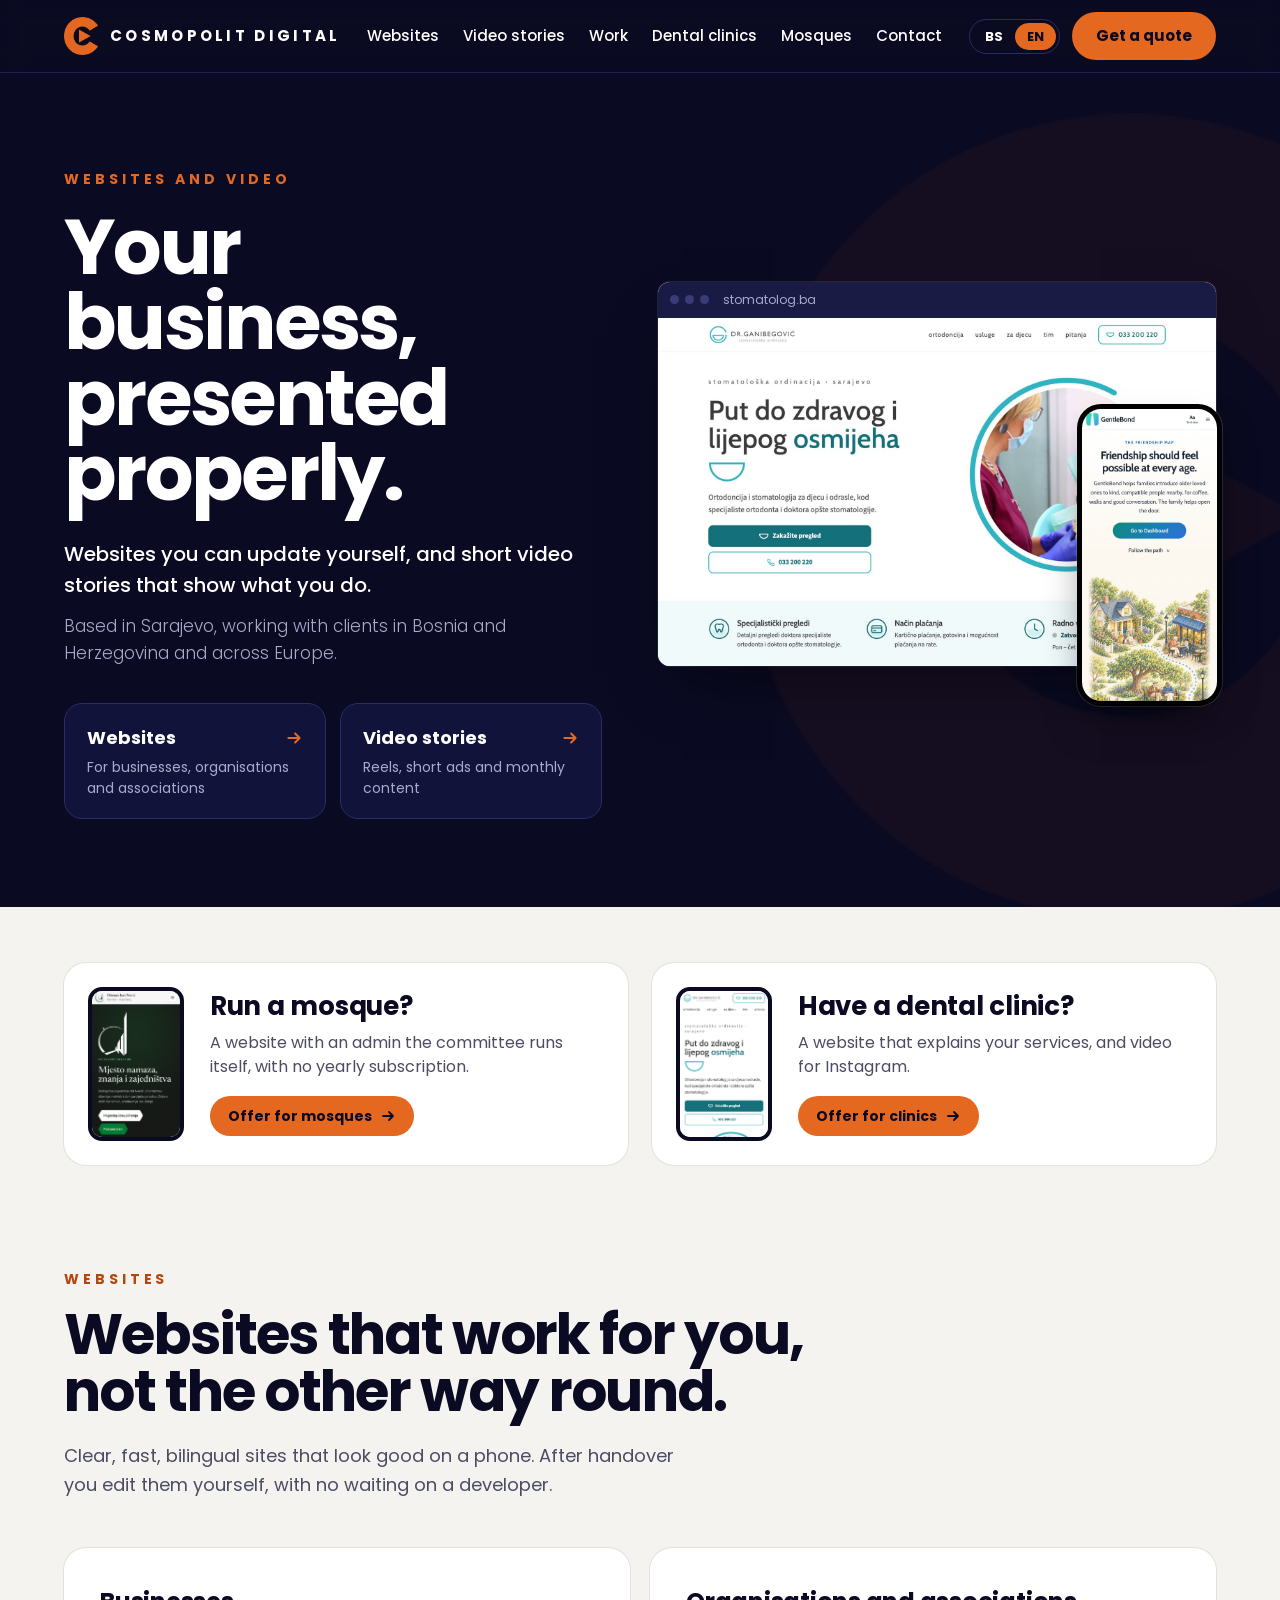
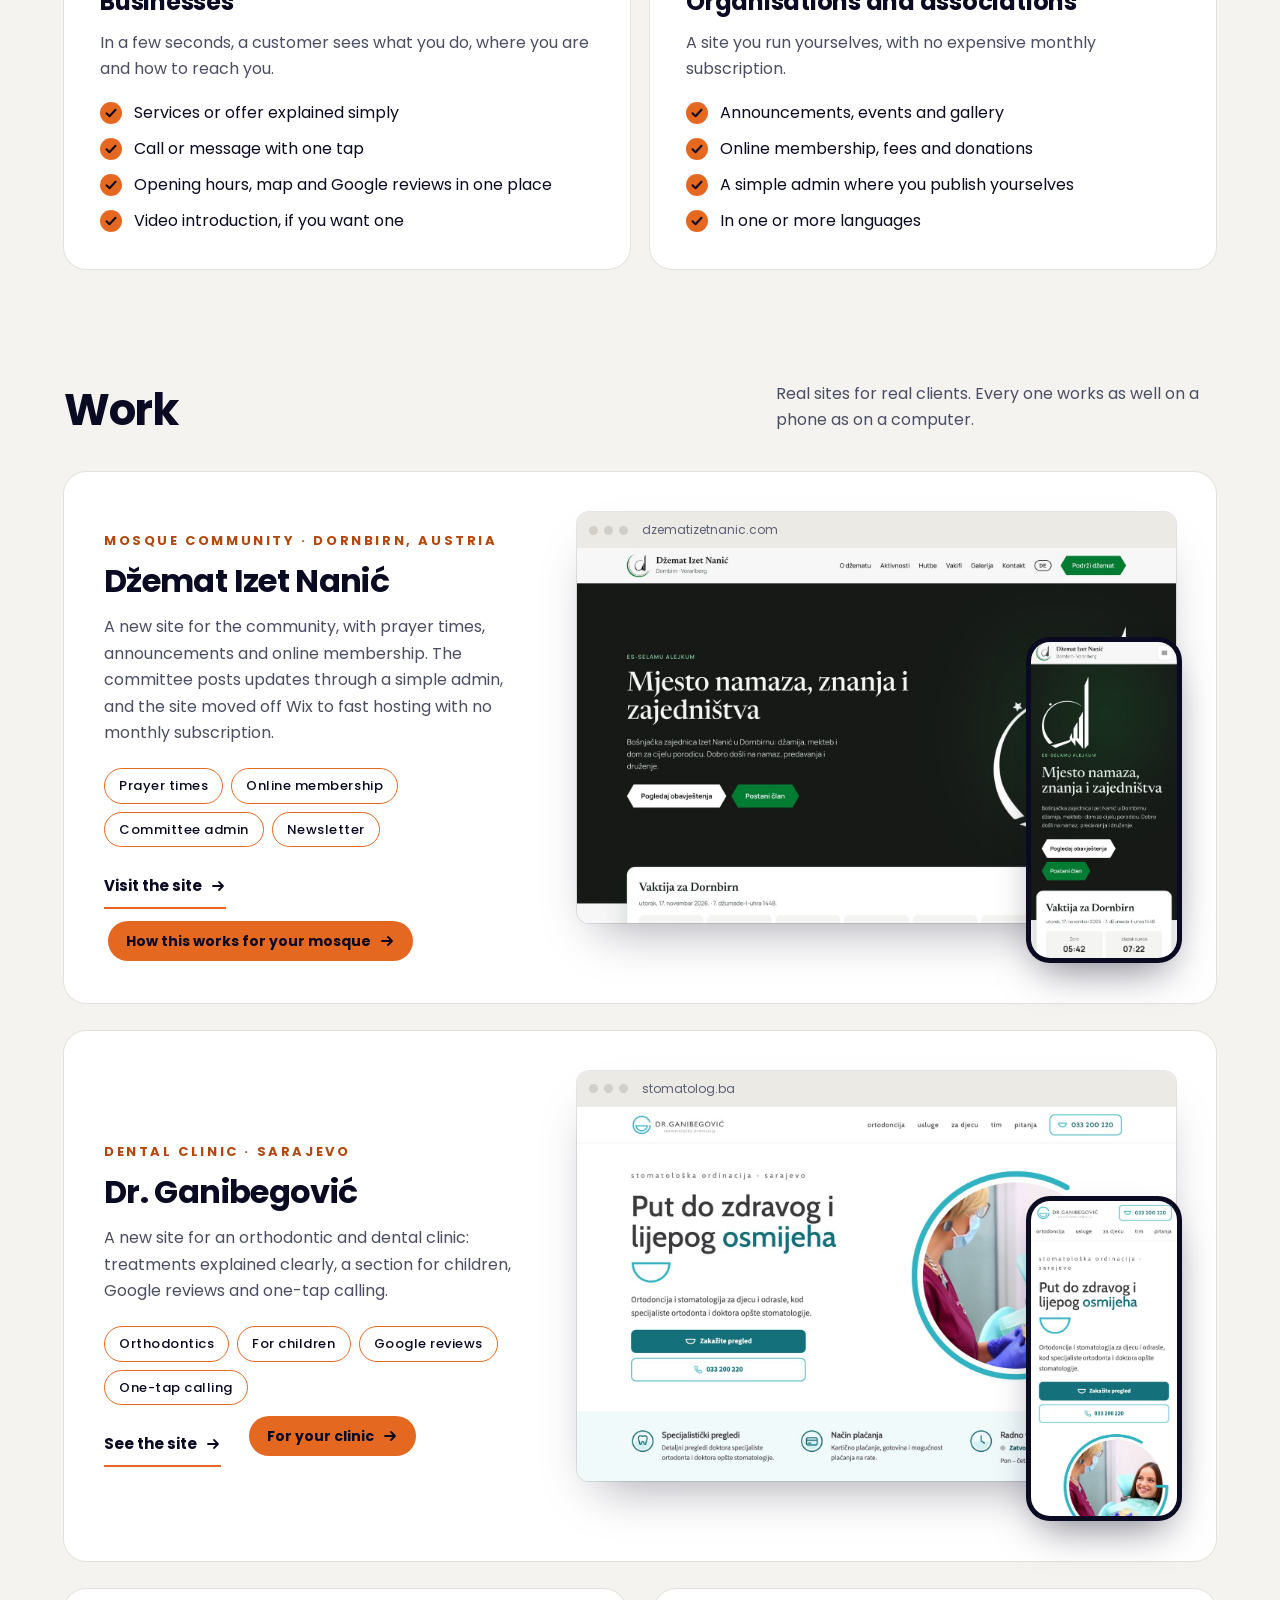
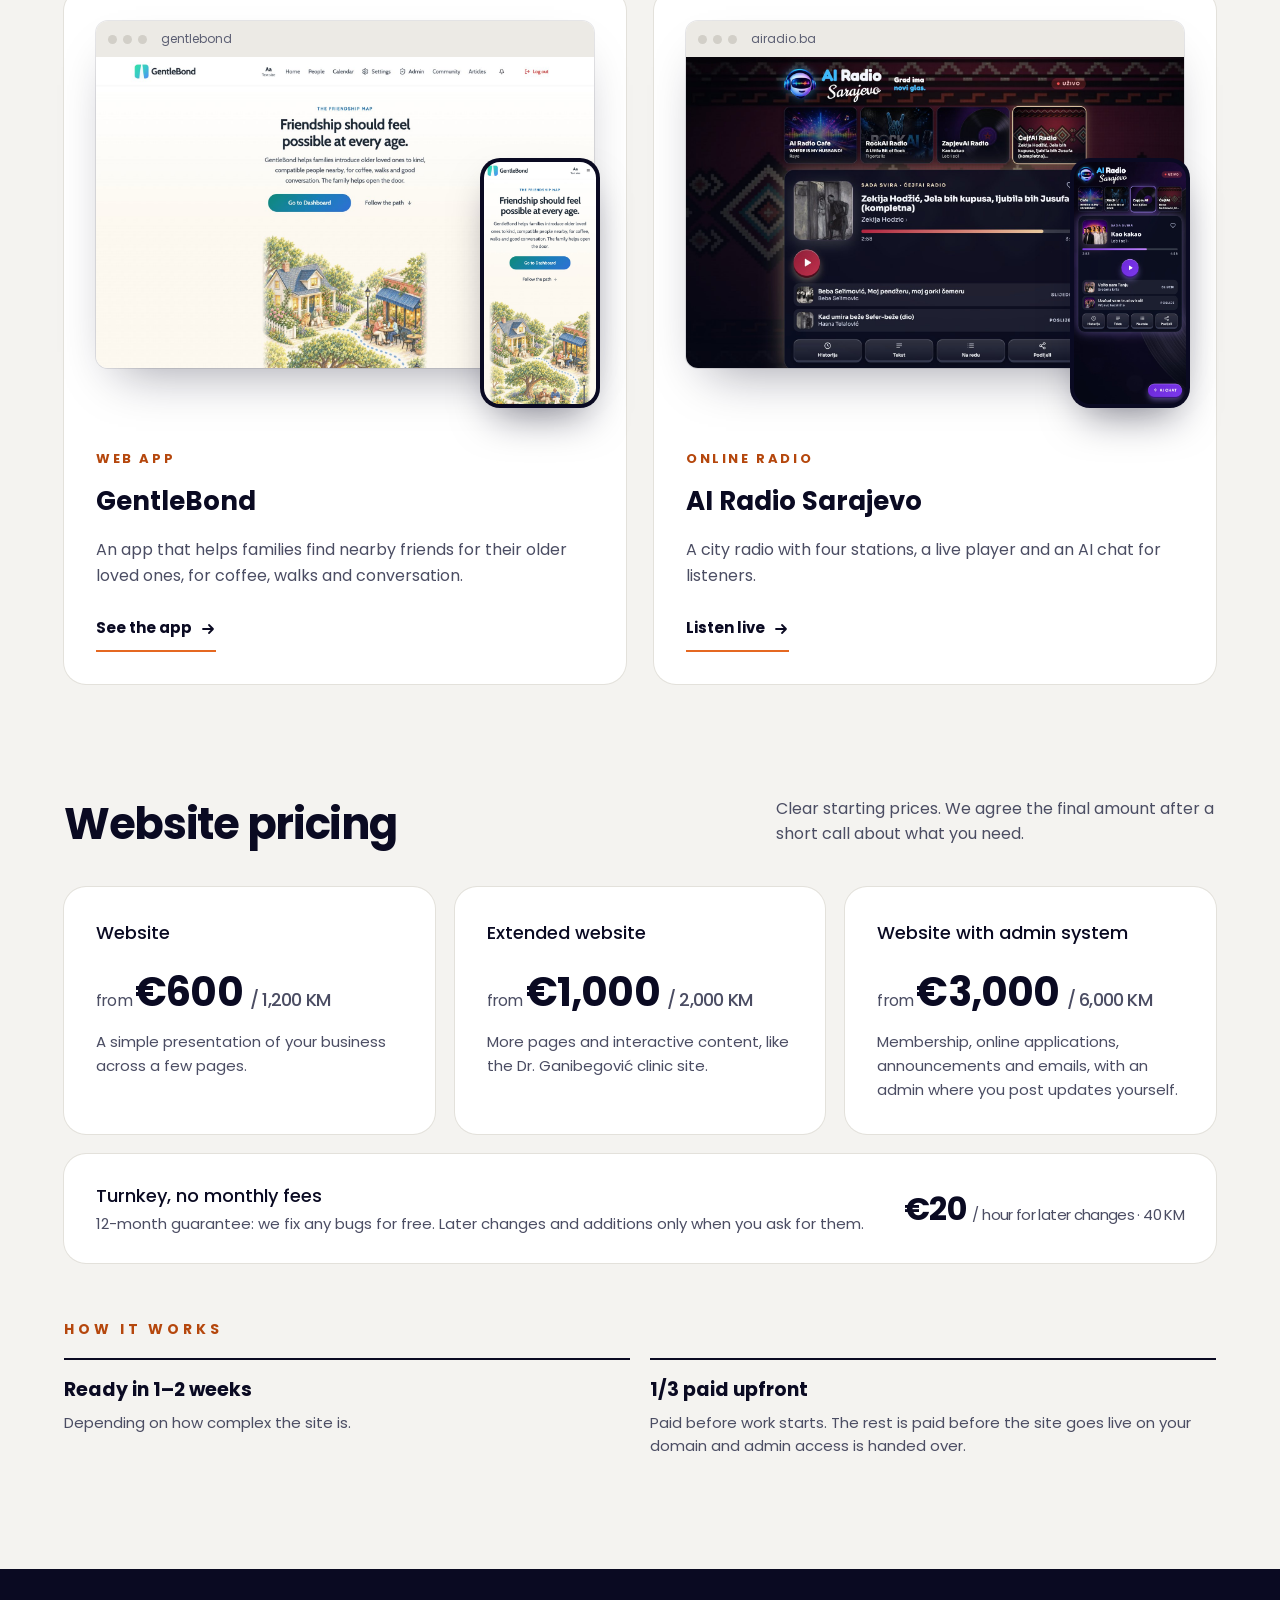
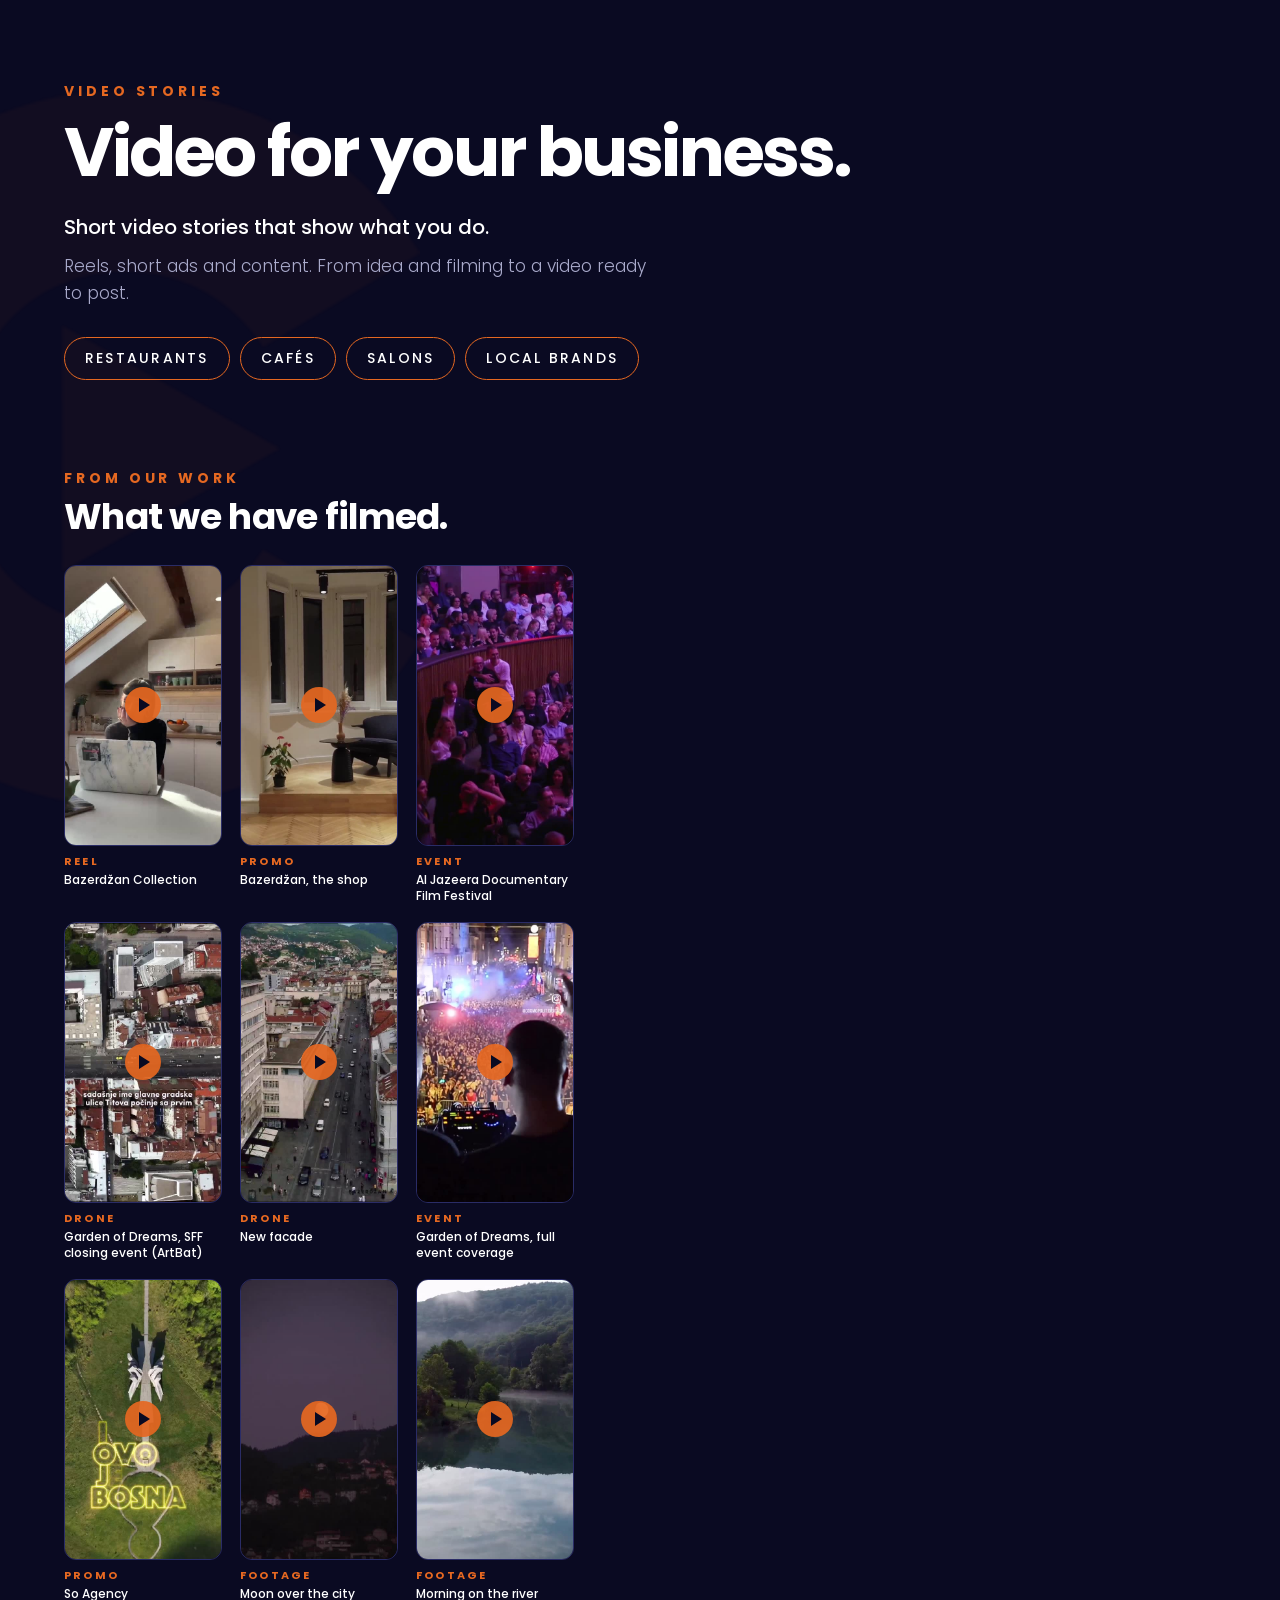
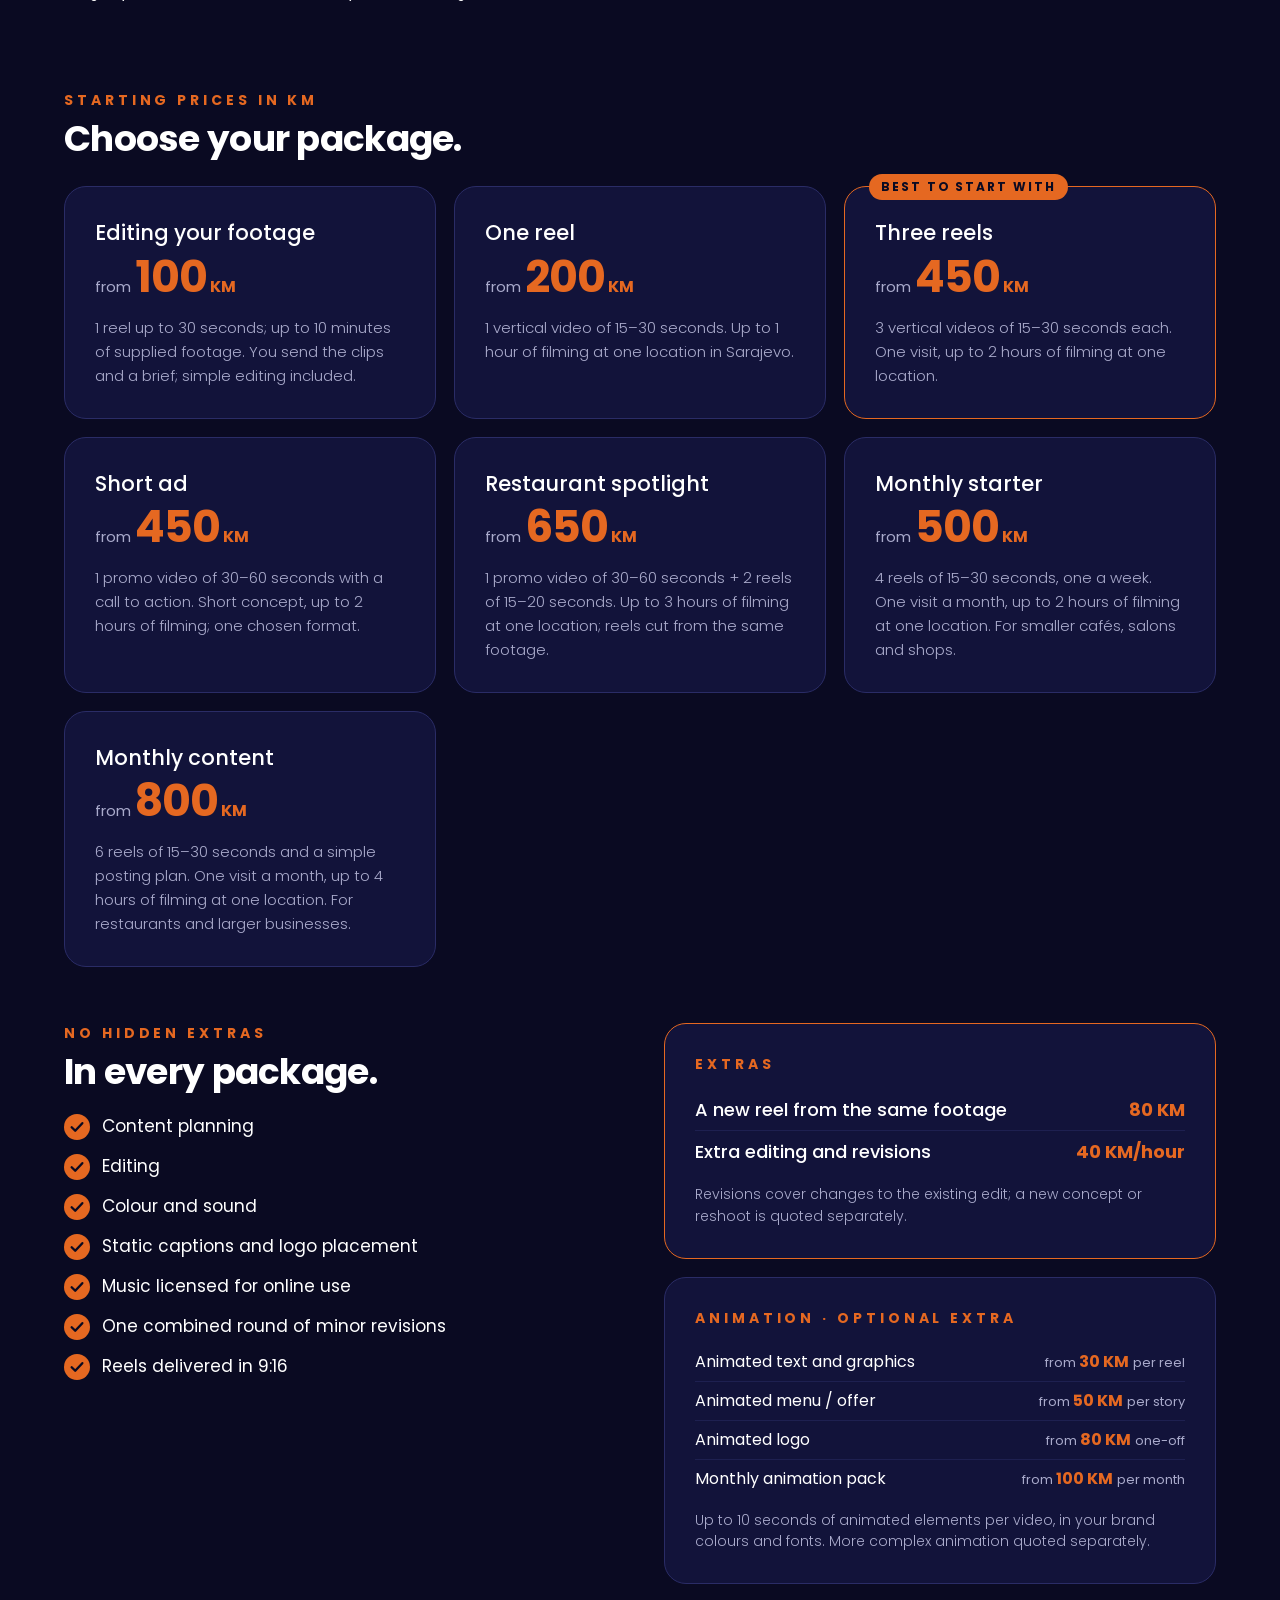
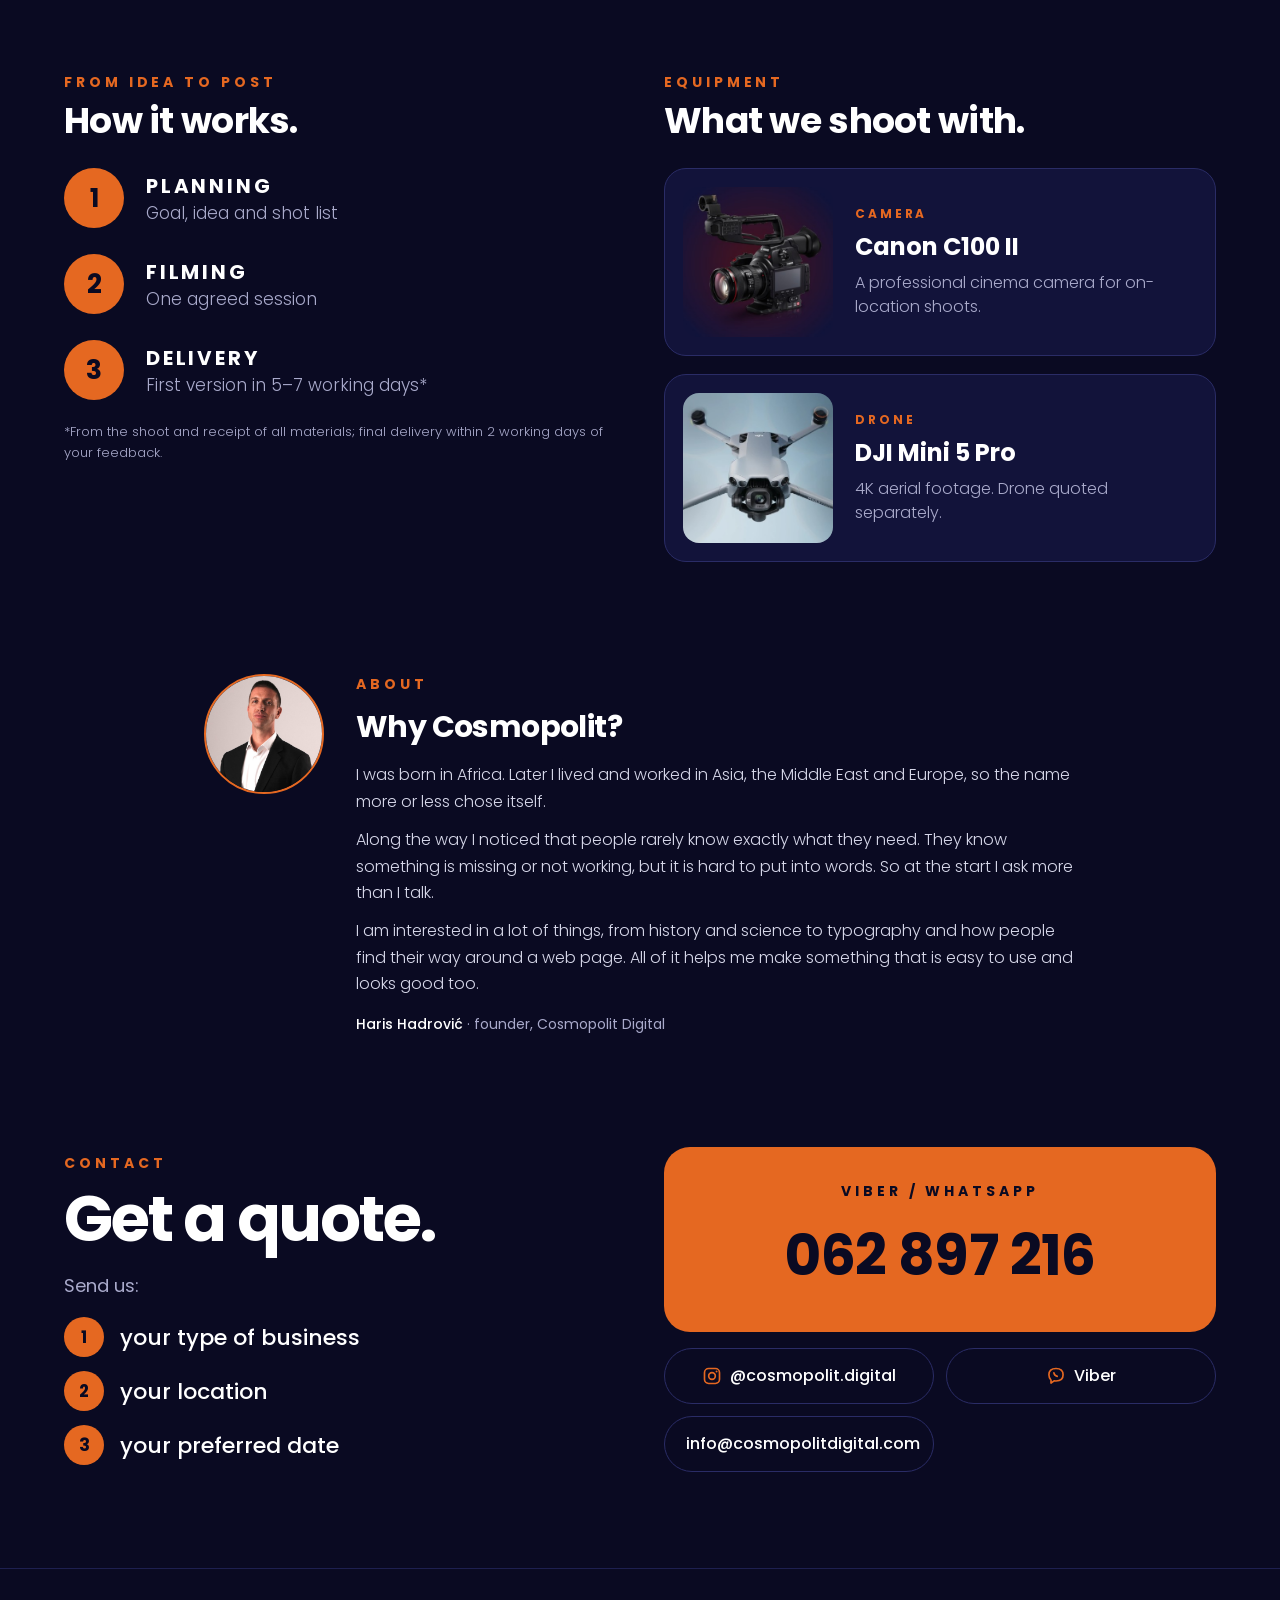
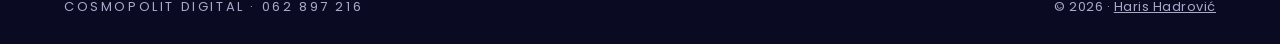
<file: public/en/index.html>
<!doctype html>
<html lang="en">
<head>
<meta charset="utf-8">
<meta name="viewport" content="width=device-width, initial-scale=1">
<title>Websites and video for businesses, Sarajevo | Cosmopolit Digital</title>
<meta name="description" content="Cosmopolit Digital: websites you can update yourself and short video for your business (reels, ads, monthly content). Sarajevo, for clients in Bosnia and across Europe.">
<meta name="theme-color" content="#0A0A22">
<link rel="canonical" href="https://cosmopolitdigital.com/en/">
<link rel="alternate" hreflang="bs" href="https://cosmopolitdigital.com/">
<link rel="alternate" hreflang="en" href="https://cosmopolitdigital.com/en/">
<link rel="alternate" hreflang="x-default" href="https://cosmopolitdigital.com/">
<meta property="og:type" content="website">
<meta property="og:title" content="Websites and video for businesses, Sarajevo | Cosmopolit Digital">
<meta property="og:description" content="Cosmopolit Digital: websites you can update yourself and short video for your business (reels, ads, monthly content). Sarajevo, for clients in Bosnia and across Europe.">
<meta property="og:image" content="https://cosmopolitdigital.com/assets/img/og.jpg">
<meta property="og:url" content="https://cosmopolitdigital.com/en/">
<meta name="twitter:card" content="summary_large_image">
<link rel="icon" type="image/png" sizes="32x32" href="../favicon-32.png">
<link rel="apple-touch-icon" href="../apple-touch-icon.png">
<link rel="preload" href="../assets/fonts/poppins-bold.woff" as="font" type="font/woff" crossorigin>
<link rel="stylesheet" href="../assets/css/site.css?v=9061a1c7">
<script type="application/ld+json">
{"@context":"https://schema.org","@type":"ProfessionalService","name":"Cosmopolit Digital","url":"https://cosmopolitdigital.com/","logo":"https://cosmopolitdigital.com/assets/img/icon-512.png","image":"https://cosmopolitdigital.com/assets/img/og.jpg","description":"Cosmopolit Digital: websites you can update yourself and short video for your business (reels, ads, monthly content). Sarajevo, for clients in Bosnia and across Europe.","telephone":"+38762897216","email":"info@cosmopolitdigital.com","address":{"@type":"PostalAddress","addressLocality":"Sarajevo","addressCountry":"BA"},"areaServed":["BA","AT","DE","CH"],"founder":{"@type":"Person","name":"Haris Hadrović","sameAs":"https://www.linkedin.com/in/harishadrovic"},"sameAs":["https://www.instagram.com/cosmopolit.digital/"],"knowsLanguage":["bs","en","de"]}
</script>
</head>
<body>
<a class="skip" href="#main">Skip to content</a>

<header class="site-header">
  <div class="wrap">
    <a class="brand" href="#top" aria-label="Cosmopolit Digital">
      <img src="../assets/img/logo-mark.png" alt="" width="34" height="38">
      <span>COSMOPOLIT DIGITAL</span>
    </a>
    <nav class="nav" id="nav" aria-label="Main menu">
      <a href="#web">Websites</a>
      <a href="#video">Video stories</a>
      <a href="#radovi">Work</a>
      <a href="ordinacije/">Dental clinics</a>
      <a href="dzemati/">Mosques</a>
      <a href="#kontakt">Contact</a>
      <div class="nav-lang">
<a href="../" lang="bs" hreflang="bs">BS</a><span aria-current="true">EN</span>      </div>
    </nav>
    <div class="header-right">
      <div class="lang">
<a href="../" lang="bs" hreflang="bs">BS</a><span aria-current="true">EN</span>      </div>
      <a class="btn btn-orange" href="#kontakt">Get a quote</a>
      <button class="menu-btn" type="button" aria-controls="nav" aria-expanded="false" aria-label="Menu">
        <svg width="20" height="20" viewBox="0 0 20 20" fill="none" aria-hidden="true"><path d="M3 6h14M3 10h14M3 14h14" stroke="currentColor" stroke-width="1.8" stroke-linecap="round"/></svg>
      </button>
    </div>
  </div>
</header>

<main id="main">

<!-- HERO -->
<section id="top" class="hero has-mark">
  <img class="mark" src="../assets/img/logo-mark.png" alt="" aria-hidden="true" style="right:-180px;top:40px">
  <div class="wrap">
    <div class="hero-copy">
      <p class="eyebrow">WEBSITES AND VIDEO</p>
      <h1 class="h-xl">Your business, presented properly.</h1>
      <p class="lead">Websites you can update yourself, and short video stories that show what you do.</p>
      <p class="sub">Based in Sarajevo, working with clients in Bosnia and Herzegovina and across Europe.</p>
      <div class="doors">
        <a class="door" href="#web"><strong>Websites <svg width="18" height="18" viewBox="0 0 16 16" fill="none" aria-hidden="true"><path d="M3 8h10M9 4l4 4-4 4" stroke="#E56821" stroke-width="1.8" stroke-linecap="round" stroke-linejoin="round"/></svg></strong><small>For businesses, organisations and associations</small></a>
        <a class="door" href="#video"><strong>Video stories <svg width="18" height="18" viewBox="0 0 16 16" fill="none" aria-hidden="true"><path d="M3 8h10M9 4l4 4-4 4" stroke="#E56821" stroke-width="1.8" stroke-linecap="round" stroke-linejoin="round"/></svg></strong><small>Reels, short ads and monthly content</small></a>
      </div>
    </div>
    <div class="hero-visual">
      <div class="devices">
        <div class="browser"><div class="browser-bar"><i></i><i></i><i></i><span>stomatolog.ba</span></div>
          <img src="../assets/img/stomatolog-desktop.jpg" alt="Dr. Ganibegović clinic site on a computer" width="800" height="500" fetchpriority="high"></div>
        <div class="phone"><img src="../assets/img/gentlebond-mobile.jpg" alt="GentleBond on a phone" width="375" height="812"></div>
      </div>
    </div>
  </div>
</section>

<!-- WEB -->
<div class="light">
<!-- NICHE PAGES, right under the hero -->
<section id="rjesenja" class="wrap solutions-top">
  <a class="card-light sol-card" href="/en/dzemati/">
    <img src="../assets/img/dzemat-mobile.jpg" alt="" width="375" height="812">
    <div>
      <h2>Run a mosque?</h2>
      <p class="muted">A website with an admin the committee runs itself, with no yearly subscription.</p>
      <span class="btn btn-orange btn-sm">Offer for mosques <svg width="16" height="16" viewBox="0 0 16 16" fill="none" aria-hidden="true"><path d="M3 8h10M9 4l4 4-4 4" stroke="currentColor" stroke-width="1.8" stroke-linecap="round" stroke-linejoin="round"/></svg></span>
    </div>
  </a>
  <a class="card-light sol-card" href="/en/ordinacije/">
    <img src="../assets/img/stomatolog-mobile.jpg" alt="" width="375" height="812">
    <div>
      <h2>Have a dental clinic?</h2>
      <p class="muted">A website that explains your services, and video for Instagram.</p>
      <span class="btn btn-orange btn-sm">Offer for clinics <svg width="16" height="16" viewBox="0 0 16 16" fill="none" aria-hidden="true"><path d="M3 8h10M9 4l4 4-4 4" stroke="currentColor" stroke-width="1.8" stroke-linecap="round" stroke-linejoin="round"/></svg></span>
    </div>
  </a>
</section>

<section id="web" class="wrap section">
  <p class="eyebrow" style="margin-bottom:16px">WEBSITES</p>
  <h2 class="h-lg" style="max-width:820px">Websites that work for you, not the other way round.</h2>
  <p class="sub" style="margin-top:22px;max-width:620px;font-size:18px">Clear, fast, bilingual sites that look good on a phone. After handover you edit them yourself, with no waiting on a developer.</p>
  <div class="grid-2" style="margin-top:48px">
    <div class="card-light audience">
      <h3>Businesses</h3>
      <p class="muted">In a few seconds, a customer sees what you do, where you are and how to reach you.</p>
      <ul class="checks"><li>Services or offer explained simply</li><li>Call or message with one tap</li><li>Opening hours, map and Google reviews in one place</li><li>Video introduction, if you want one</li></ul>
    </div>
    <div class="card-light audience">
      <h3>Organisations and associations</h3>
      <p class="muted">A site you run yourselves, with no expensive monthly subscription.</p>
      <ul class="checks"><li>Announcements, events and gallery</li><li>Online membership, fees and donations</li><li>A simple admin where you publish yourselves</li><li>In one or more languages</li></ul>
    </div>
  </div>
</section>

<section id="radovi" class="wrap section" style="padding-top:72px">
  <div class="section-head">
    <h2 class="h-md">Work</h2>
    <p class="muted">Real sites for real clients. Every one works as well on a phone as on a computer.</p>
  </div>
  <div class="projects">
    <article class="card-light project">
      <div class="project-copy">
        <p class="tag">MOSQUE COMMUNITY · DORNBIRN, AUSTRIA</p>
        <h3>Džemat Izet Nanić</h3>
        <p class="muted">A new site for the community, with prayer times, announcements and online membership. The committee posts updates through a simple admin, and the site moved off Wix to fast hosting with no monthly subscription.</p>
        <ul class="pills"><li>Prayer times</li><li>Online membership</li><li>Committee admin</li><li>Newsletter</li></ul>
        <div class="link-row">
          <a class="link-arrow" href="https://dzematizetnanic.com" target="_blank" rel="noopener">Visit the site <svg width="16" height="16" viewBox="0 0 16 16" fill="none" aria-hidden="true"><path d="M3 8h10M9 4l4 4-4 4" stroke="currentColor" stroke-width="1.8" stroke-linecap="round" stroke-linejoin="round"/></svg></a>
<a class="btn btn-orange btn-sm btn-more" href="/en/dzemati/">How this works for your mosque <svg width="16" height="16" viewBox="0 0 16 16" fill="none" aria-hidden="true"><path d="M3 8h10M9 4l4 4-4 4" stroke="currentColor" stroke-width="1.8" stroke-linecap="round" stroke-linejoin="round"/></svg></a>        </div>
      </div>
      <div class="devices">
        <div class="browser"><div class="browser-bar"><i></i><i></i><i></i><span>dzematizetnanic.com</span></div>
          <img src="../assets/img/dzemat-desktop.jpg" alt="Džemat Izet Nanić site on a computer" width="800" height="500" loading="lazy"></div>
        <div class="phone"><img src="../assets/img/dzemat-mobile.jpg" alt="Džemat Izet Nanić site on a phone" width="375" height="812" loading="lazy"></div>
      </div>
    </article>
    <article class="card-light project">
      <div class="project-copy">
        <p class="tag">DENTAL CLINIC · SARAJEVO</p>
        <h3>Dr. Ganibegović</h3>
        <p class="muted">A new site for an orthodontic and dental clinic: treatments explained clearly, a section for children, Google reviews and one-tap calling.</p>
        <ul class="pills"><li>Orthodontics</li><li>For children</li><li>Google reviews</li><li>One-tap calling</li></ul>
        <div class="link-row">
          <a class="link-arrow" href="https://stomatolog-ganibegovic.loco-moshe.workers.dev" target="_blank" rel="noopener">See the site <svg width="16" height="16" viewBox="0 0 16 16" fill="none" aria-hidden="true"><path d="M3 8h10M9 4l4 4-4 4" stroke="currentColor" stroke-width="1.8" stroke-linecap="round" stroke-linejoin="round"/></svg></a>
<a class="btn btn-orange btn-sm btn-more" href="/en/ordinacije/">For your clinic <svg width="16" height="16" viewBox="0 0 16 16" fill="none" aria-hidden="true"><path d="M3 8h10M9 4l4 4-4 4" stroke="currentColor" stroke-width="1.8" stroke-linecap="round" stroke-linejoin="round"/></svg></a>        </div>
      </div>
      <div class="devices">
        <div class="browser"><div class="browser-bar"><i></i><i></i><i></i><span>stomatolog.ba</span></div>
          <img src="../assets/img/stomatolog-desktop.jpg" alt="Dr. Ganibegović clinic site on a computer" width="800" height="500" loading="lazy"></div>
        <div class="phone"><img src="../assets/img/stomatolog-mobile.jpg" alt="Dr. Ganibegović clinic site on a phone" width="375" height="812" loading="lazy"></div>
      </div>
    </article>
    <div class="grid-2" style="gap:28px">
      <article class="card-light project-small">
        <div class="devices small">
          <div class="browser"><div class="browser-bar"><i></i><i></i><i></i><span>gentlebond</span></div>
            <img src="../assets/img/gentlebond-desktop.jpg" alt="GentleBond on a computer" width="800" height="500" loading="lazy"></div>
          <div class="phone"><img src="../assets/img/gentlebond-mobile.jpg" alt="GentleBond on a phone" width="375" height="812" loading="lazy"></div>
        </div>
        <div class="project-copy">
          <p class="tag">WEB APP</p>
          <h3>GentleBond</h3>
          <p class="muted">An app that helps families find nearby friends for their older loved ones, for coffee, walks and conversation.</p>
          <a class="link-arrow" href="https://kindred-connect-elders.vercel.app" target="_blank" rel="noopener">See the app <svg width="16" height="16" viewBox="0 0 16 16" fill="none" aria-hidden="true"><path d="M3 8h10M9 4l4 4-4 4" stroke="currentColor" stroke-width="1.8" stroke-linecap="round" stroke-linejoin="round"/></svg></a>
        </div>
      </article>
      <article class="card-light project-small">
        <div class="devices small">
          <div class="browser"><div class="browser-bar"><i></i><i></i><i></i><span>airadio.ba</span></div>
            <img src="../assets/img/airadio-desktop.jpg" alt="AI Radio Sarajevo on a computer" width="800" height="500" loading="lazy"></div>
          <div class="phone"><img src="../assets/img/airadio-mobile.jpg" alt="AI Radio Sarajevo on a phone" width="375" height="812" loading="lazy"></div>
        </div>
        <div class="project-copy">
          <p class="tag">ONLINE RADIO</p>
          <h3>AI Radio Sarajevo</h3>
          <p class="muted">A city radio with four stations, a live player and an AI chat for listeners.</p>
          <a class="link-arrow" href="https://airadio.ba" target="_blank" rel="noopener">Listen live <svg width="16" height="16" viewBox="0 0 16 16" fill="none" aria-hidden="true"><path d="M3 8h10M9 4l4 4-4 4" stroke="currentColor" stroke-width="1.8" stroke-linecap="round" stroke-linejoin="round"/></svg></a>
        </div>
      </article>
    </div>
  </div>
</section>

<section class="wrap section" style="padding-top:72px;padding-bottom:112px" aria-labelledby="web-cijene">
  <div class="section-head">
    <h2 class="h-md" id="web-cijene">Website pricing</h2>
    <p class="muted">Clear starting prices. We agree the final amount after a short call about what you need.</p>
  </div>
  <div class="grid-3 web-prices">
    <div class="card-light price">
      <h3>Website</h3>
      <p class="amount"><small class="muted">from </small>€600 <small class="alt">/ 1,200 KM</small></p>
      <p class="muted desc">A simple presentation of your business across a few pages.</p>
    </div>
    <div class="card-light price">
      <h3>Extended website</h3>
      <p class="amount"><small class="muted">from </small>€1,000 <small class="alt">/ 2,000 KM</small></p>
      <p class="muted desc">More pages and interactive content, like the Dr. Ganibegović clinic site.</p>
    </div>
    <div class="card-light price">
      <h3>Website with admin system</h3>
      <p class="amount"><small class="muted">from </small>€3,000 <small class="alt">/ 6,000 KM</small></p>
      <p class="muted desc">Membership, online applications, announcements and emails, with an admin where you post updates yourself.</p>
    </div>
  </div>
  <div class="care card-light">
    <div><h3>Turnkey, no monthly fees</h3><p class="muted">12-month guarantee: we fix any bugs for free. Later changes and additions only when you ask for them.</p></div>
    <p class="amount">€20 <small class="muted">/ hour for later changes · 40 KM</small></p>
  </div>
  <h3 class="terms-title">How it works</h3>
  <ul class="terms">
<li><strong>Ready in 1–2 weeks</strong><span class="muted">Depending on how complex the site is.</span></li><li><strong>1/3 paid upfront</strong><span class="muted">Paid before work starts. The rest is paid before the site goes live on your domain and admin access is handed over.</span></li>  </ul>
</section>
</div>

<!-- VIDEO -->
<section id="video" class="video has-mark">
  <img class="mark" src="../assets/img/logo-mark.png" alt="" aria-hidden="true" style="left:-220px;top:120px;width:640px;opacity:.04">
  <div class="wrap">
    <p class="eyebrow" style="margin-bottom:16px">VIDEO STORIES</p>
    <h2 class="h-xl" style="font-size:clamp(40px,5.4vw,76px)">Video for your business.</h2>
    <p class="lead">Short video stories that show what you do.</p>
    <p class="sub">Reels, short ads and content. From idea and filming to a video ready to post.</p>
    <ul class="chips"><li>RESTAURANTS</li><li>CAFÉS</li><li>SALONS</li><li>LOCAL BRANDS</li></ul>

    <div class="block-head">
      <p class="eyebrow">FROM OUR WORK</p>
      <h3 class="h-sm">What we have filmed.</h3>
    </div>
    <div class="reels">
      <button type="button" class="reel" data-src="../assets/video/automatic.mp4" aria-label="Bazerdžan Collection">
        <span class="reel-thumb"><img src="../assets/video/automatic.jpg" alt="" width="480" height="854" loading="lazy"><i aria-hidden="true"></i></span>
        <span class="reel-cap"><b>REEL</b>Bazerdžan Collection</span>
      </button>
      <button type="button" class="reel" data-src="../assets/video/bazerdzan.mp4" aria-label="Bazerdžan, the shop">
        <span class="reel-thumb"><img src="../assets/video/bazerdzan.jpg" alt="" width="480" height="854" loading="lazy"><i aria-hidden="true"></i></span>
        <span class="reel-cap"><b>PROMO</b>Bazerdžan, the shop</span>
      </button>
      <button type="button" class="reel" data-src="../assets/video/reel-3.mp4" aria-label="Al Jazeera Documentary Film Festival">
        <span class="reel-thumb"><img src="../assets/video/reel-3.jpg" alt="" width="480" height="854" loading="lazy"><i aria-hidden="true"></i></span>
        <span class="reel-cap"><b>EVENT</b>Al Jazeera Documentary Film Festival</span>
      </button>
      <button type="button" class="reel" data-src="../assets/video/renki.mp4" aria-label="Garden of Dreams, SFF closing event (ArtBat)">
        <span class="reel-thumb"><img src="../assets/video/renki.jpg" alt="" width="480" height="854" loading="lazy"><i aria-hidden="true"></i></span>
        <span class="reel-cap"><b>DRONE</b>Garden of Dreams, SFF closing event (ArtBat)</span>
      </button>
      <button type="button" class="reel" data-src="../assets/video/fasada.mp4" aria-label="New facade">
        <span class="reel-thumb"><img src="../assets/video/fasada.jpg" alt="" width="480" height="854" loading="lazy"><i aria-hidden="true"></i></span>
        <span class="reel-cap"><b>DRONE</b>New facade</span>
      </button>
      <button type="button" class="reel" data-src="../assets/video/garden-full.mp4" aria-label="Garden of Dreams, full event coverage">
        <span class="reel-thumb"><img src="../assets/video/garden-full.jpg" alt="" width="480" height="854" loading="lazy"><i aria-hidden="true"></i></span>
        <span class="reel-cap"><b>EVENT</b>Garden of Dreams, full event coverage</span>
      </button>
      <button type="button" class="reel" data-src="../assets/video/so-agency.mp4" aria-label="So Agency">
        <span class="reel-thumb"><img src="../assets/video/so-agency.jpg" alt="" width="480" height="854" loading="lazy"><i aria-hidden="true"></i></span>
        <span class="reel-cap"><b>PROMO</b>So Agency</span>
      </button>
      <button type="button" class="reel" data-src="../assets/video/clip-1.mp4" aria-label="Moon over the city">
        <span class="reel-thumb"><img src="../assets/video/clip-1.jpg" alt="" width="480" height="854" loading="lazy"><i aria-hidden="true"></i></span>
        <span class="reel-cap"><b>FOOTAGE</b>Moon over the city</span>
      </button>
      <button type="button" class="reel" data-src="../assets/video/clip-3.mp4" aria-label="Morning on the river">
        <span class="reel-thumb"><img src="../assets/video/clip-3.jpg" alt="" width="480" height="854" loading="lazy"><i aria-hidden="true"></i></span>
        <span class="reel-cap"><b>FOOTAGE</b>Morning on the river</span>
      </button>
    </div>
    <div class="reel-modal" id="reel-modal" hidden>
      <button type="button" class="reel-close" aria-label="Close">×</button>
      <video controls playsinline></video>
    </div>

    <div class="block-head">
      <p class="eyebrow">STARTING PRICES IN KM</p>
      <h3 class="h-sm">Choose your package.</h3>
    </div>
    <div class="packages">
      <div class="pkg">
        <div class="pkg-top">
          <h4>Editing your footage</h4>
          <p class="pkg-price"><small>from </small><b>100</b> KM</p>
        </div>
        <p>1 reel up to 30 seconds; up to 10 minutes of supplied footage. You send the clips and a brief; simple editing included.</p>
      </div>
      <div class="pkg">
        <div class="pkg-top">
          <h4>One reel</h4>
          <p class="pkg-price"><small>from </small><b>200</b> KM</p>
        </div>
        <p>1 vertical video of 15–30 seconds. Up to 1 hour of filming at one location in Sarajevo.</p>
      </div>
      <div class="pkg hot">
<span class="badge">BEST TO START WITH</span>        <div class="pkg-top">
          <h4>Three reels</h4>
          <p class="pkg-price"><small>from </small><b>450</b> KM</p>
        </div>
        <p>3 vertical videos of 15–30 seconds each. One visit, up to 2 hours of filming at one location.</p>
      </div>
      <div class="pkg">
        <div class="pkg-top">
          <h4>Short ad</h4>
          <p class="pkg-price"><small>from </small><b>450</b> KM</p>
        </div>
        <p>1 promo video of 30–60 seconds with a call to action. Short concept, up to 2 hours of filming; one chosen format.</p>
      </div>
      <div class="pkg">
        <div class="pkg-top">
          <h4>Restaurant spotlight</h4>
          <p class="pkg-price"><small>from </small><b>650</b> KM</p>
        </div>
        <p>1 promo video of 30–60 seconds + 2 reels of 15–20 seconds. Up to 3 hours of filming at one location; reels cut from the same footage.</p>
      </div>
      <div class="pkg">
        <div class="pkg-top">
          <h4>Monthly starter</h4>
          <p class="pkg-price"><small>from </small><b>500</b> KM</p>
        </div>
        <p>4 reels of 15–30 seconds, one a week. One visit a month, up to 2 hours of filming at one location. For smaller cafés, salons and shops.</p>
      </div>
      <div class="pkg">
        <div class="pkg-top">
          <h4>Monthly content</h4>
          <p class="pkg-price"><small>from </small><b>800</b> KM</p>
        </div>
        <p>6 reels of 15–30 seconds and a simple posting plan. One visit a month, up to 4 hours of filming at one location. For restaurants and larger businesses.</p>
      </div>
    </div>

    <div class="split">
      <div>
        <p class="eyebrow" style="margin-bottom:8px">NO HIDDEN EXTRAS</p>
        <h3 class="h-sm" style="margin-bottom:22px">In every package.</h3>
        <ul class="checks big"><li>Content planning</li><li>Editing</li><li>Colour and sound</li><li>Static captions and logo placement</li><li>Music licensed for online use</li><li>One combined round of minor revisions</li><li>Reels delivered in 9:16</li></ul>
      </div>
      <div class="stack">
        <div class="box hot lg-rows">
          <p class="eyebrow">EXTRAS</p>
          <div class="row"><span>A new reel from the same footage</span><b>80 KM</b></div>
          <div class="row"><span>Extra editing and revisions</span><b>40 KM/hour</b></div>
          <p class="note">Revisions cover changes to the existing edit; a new concept or reshoot is quoted separately.</p>
        </div>
        <div class="box">
          <p class="eyebrow">ANIMATION · OPTIONAL EXTRA</p>
<div class="row"><span>Animated text and graphics</span><span class="muted"><small>from </small><b>30 KM</b> <small>per reel</small></span></div><div class="row"><span>Animated menu / offer</span><span class="muted"><small>from </small><b>50 KM</b> <small>per story</small></span></div><div class="row"><span>Animated logo</span><span class="muted"><small>from </small><b>80 KM</b> <small>one-off</small></span></div><div class="row"><span>Monthly animation pack</span><span class="muted"><small>from </small><b>100 KM</b> <small>per month</small></span></div>          <p class="note">Up to 10 seconds of animated elements per video, in your brand colours and fonts. More complex animation quoted separately.</p>
        </div>
      </div>
    </div>

    <div class="split" style="margin-top:88px">
      <div>
        <p class="eyebrow" style="margin-bottom:8px">FROM IDEA TO POST</p>
        <h3 class="h-sm" style="margin-bottom:28px">How it works.</h3>
        <ol class="steps"><li><span class="num" aria-hidden="true">1</span><span><strong>PLANNING</strong><span>Goal, idea and shot list</span></span></li><li><span class="num" aria-hidden="true">2</span><span><strong>FILMING</strong><span>One agreed session</span></span></li><li><span class="num" aria-hidden="true">3</span><span><strong>DELIVERY</strong><span>First version in 5–7 working days*</span></span></li></ol>
        <p class="fineprint">*From the shoot and receipt of all materials; final delivery within 2 working days of your feedback.</p>
      </div>
      <div>
        <p class="eyebrow" style="margin-bottom:8px">EQUIPMENT</p>
        <h3 class="h-sm" style="margin-bottom:28px">What we shoot with.</h3>
        <div class="stack">
          <div class="box gear"><img src="../assets/img/gear-c100.jpg" alt="Canon C100 Mark II" width="406" height="376" loading="lazy"><div><p class="gear-label">CAMERA</p><p class="gear-name">Canon C100 II</p><p class="muted" style="margin-top:6px;font-weight:300">A professional cinema camera for on-location shoots.</p></div></div>
          <div class="box gear"><img src="../assets/img/gear-mini5.jpg" alt="DJI Mini 5 Pro" width="394" height="353" loading="lazy"><div><p class="gear-label">DRONE</p><p class="gear-name">DJI Mini 5 Pro</p><p class="muted" style="margin-top:6px;font-weight:300">4K aerial footage. Drone quoted separately.</p></div></div>
        </div>
      </div>
    </div>
  </div>
</section>

<!-- ABOUT -->
<section id="o-nama" class="about">
  <div class="wrap">
    <img class="about-avatar" src="../assets/img/haris.jpg" alt="Haris Hadrović, founder of Cosmopolit Digital" width="800" height="1000" loading="lazy">
    <div class="about-copy">
      <p class="eyebrow" style="margin-bottom:10px">ABOUT</p>
      <h2 class="about-h">Why Cosmopolit?</h2>
<p class="about-p">I was born in Africa. Later I lived and worked in Asia, the Middle East and Europe, so the name more or less chose itself.</p><p class="about-p">Along the way I noticed that people rarely know exactly what they need. They know something is missing or not working, but it is hard to put into words. So at the start I ask more than I talk.</p><p class="about-p">I am interested in a lot of things, from history and science to typography and how people find their way around a web page. All of it helps me make something that is easy to use and looks good too.</p>      <p class="about-sign"><strong>Haris Hadrović</strong> · <span>founder, Cosmopolit Digital</span></p>
    </div>
  </div>
</section>

<!-- CONTACT -->
<section id="kontakt" class="contact">
  <div class="wrap">
    <div>
      <p class="eyebrow" style="margin-bottom:14px">CONTACT</p>
      <h2 class="h-xl" style="font-size:clamp(40px,5vw,68px)">Get a quote.</h2>
      <p class="muted" style="margin:22px 0 18px;font-size:18px">Send us:</p>
      <ol class="ask"><li><span class="num" aria-hidden="true">1</span>your type of business</li><li><span class="num" aria-hidden="true">2</span>your location</li><li><span class="num" aria-hidden="true">3</span>your preferred date</li></ol>
    </div>
    <div>
      <a class="phone-card" href="https://wa.me/38762897216" target="_blank" rel="noopener"><small>VIBER / WHATSAPP</small><strong>062 897 216</strong></a>
      <div class="contact-links">
        <a class="btn btn-ghost" href="https://www.instagram.com/cosmopolit.digital/" target="_blank" rel="noopener"><svg width="20" height="20" viewBox="0 0 24 24" fill="none" aria-hidden="true"><rect x="3" y="3" width="18" height="18" rx="5" stroke="#E56821" stroke-width="2"/><circle cx="12" cy="12" r="4" stroke="#E56821" stroke-width="2"/><circle cx="17.5" cy="6.5" r="1.2" fill="#E56821"/></svg>@cosmopolit.digital</a>
        <a class="btn btn-ghost" href="viber://chat?number=%2B38762897216"><svg width="20" height="20" viewBox="0 0 24 24" fill="none" aria-hidden="true"><path d="M12 3c5 0 8.5 2.6 8.5 7.6S17 18 12 18c-.8 0-1.6-.1-2.3-.2L6 20.5v-3.6C4.3 15.5 3.5 13.3 3.5 10.6 3.5 5.6 7 3 12 3z" stroke="#E56821" stroke-width="2" stroke-linejoin="round"/><path d="M9.5 8.2c.3 1.9 1.9 3.6 4 4.2" stroke="#E56821" stroke-width="2" stroke-linecap="round"/></svg>Viber</a>
<a class="btn btn-ghost" href="mailto:info@cosmopolitdigital.com"><svg width="20" height="20" viewBox="0 0 24 24" fill="none" aria-hidden="true"><rect x="3" y="5" width="18" height="14" rx="2" stroke="#E56821" stroke-width="2"/><path d="M3.5 6.5l8.5 6.5 8.5-6.5" stroke="#E56821" stroke-width="2" stroke-linejoin="round"/></svg>info@cosmopolitdigital.com</a>      </div>
    </div>
  </div>
</section>
</main>

<footer class="site-footer">
  <div class="wrap">
    <span>COSMOPOLIT DIGITAL · 062 897 216</span>
    <span style="letter-spacing:.04em">© 2026 · <a href="https://www.linkedin.com/in/harishadrovic" target="_blank" rel="noopener">Haris Hadrović</a></span>
  </div>
</footer>

<script>
(function(){
  var b=document.querySelector('.menu-btn'),n=document.getElementById('nav');
  if(!b||!n)return;
  b.addEventListener('click',function(){var o=n.classList.toggle('open');b.setAttribute('aria-expanded',o)});
  n.addEventListener('click',function(e){if(e.target.tagName==='A'){n.classList.remove('open');b.setAttribute('aria-expanded','false')}});
})();
</script>
<script>
(function(){var m=document.getElementById('reel-modal');if(!m)return;var v=m.querySelector('video');
function close(){v.pause();v.removeAttribute('src');v.load();m.hidden=true;document.body.style.overflow=''}
document.querySelectorAll('.reel').forEach(function(b){b.addEventListener('click',function(){v.src=b.dataset.src;m.hidden=false;document.body.style.overflow='hidden';v.play().catch(function(){})})});
m.addEventListener('click',function(e){if(e.target===m||e.target.classList.contains('reel-close'))close()});
document.addEventListener('keydown',function(e){if(e.key==='Escape'&&!m.hidden)close()});})();
</script>
</body>
</html>
</file>
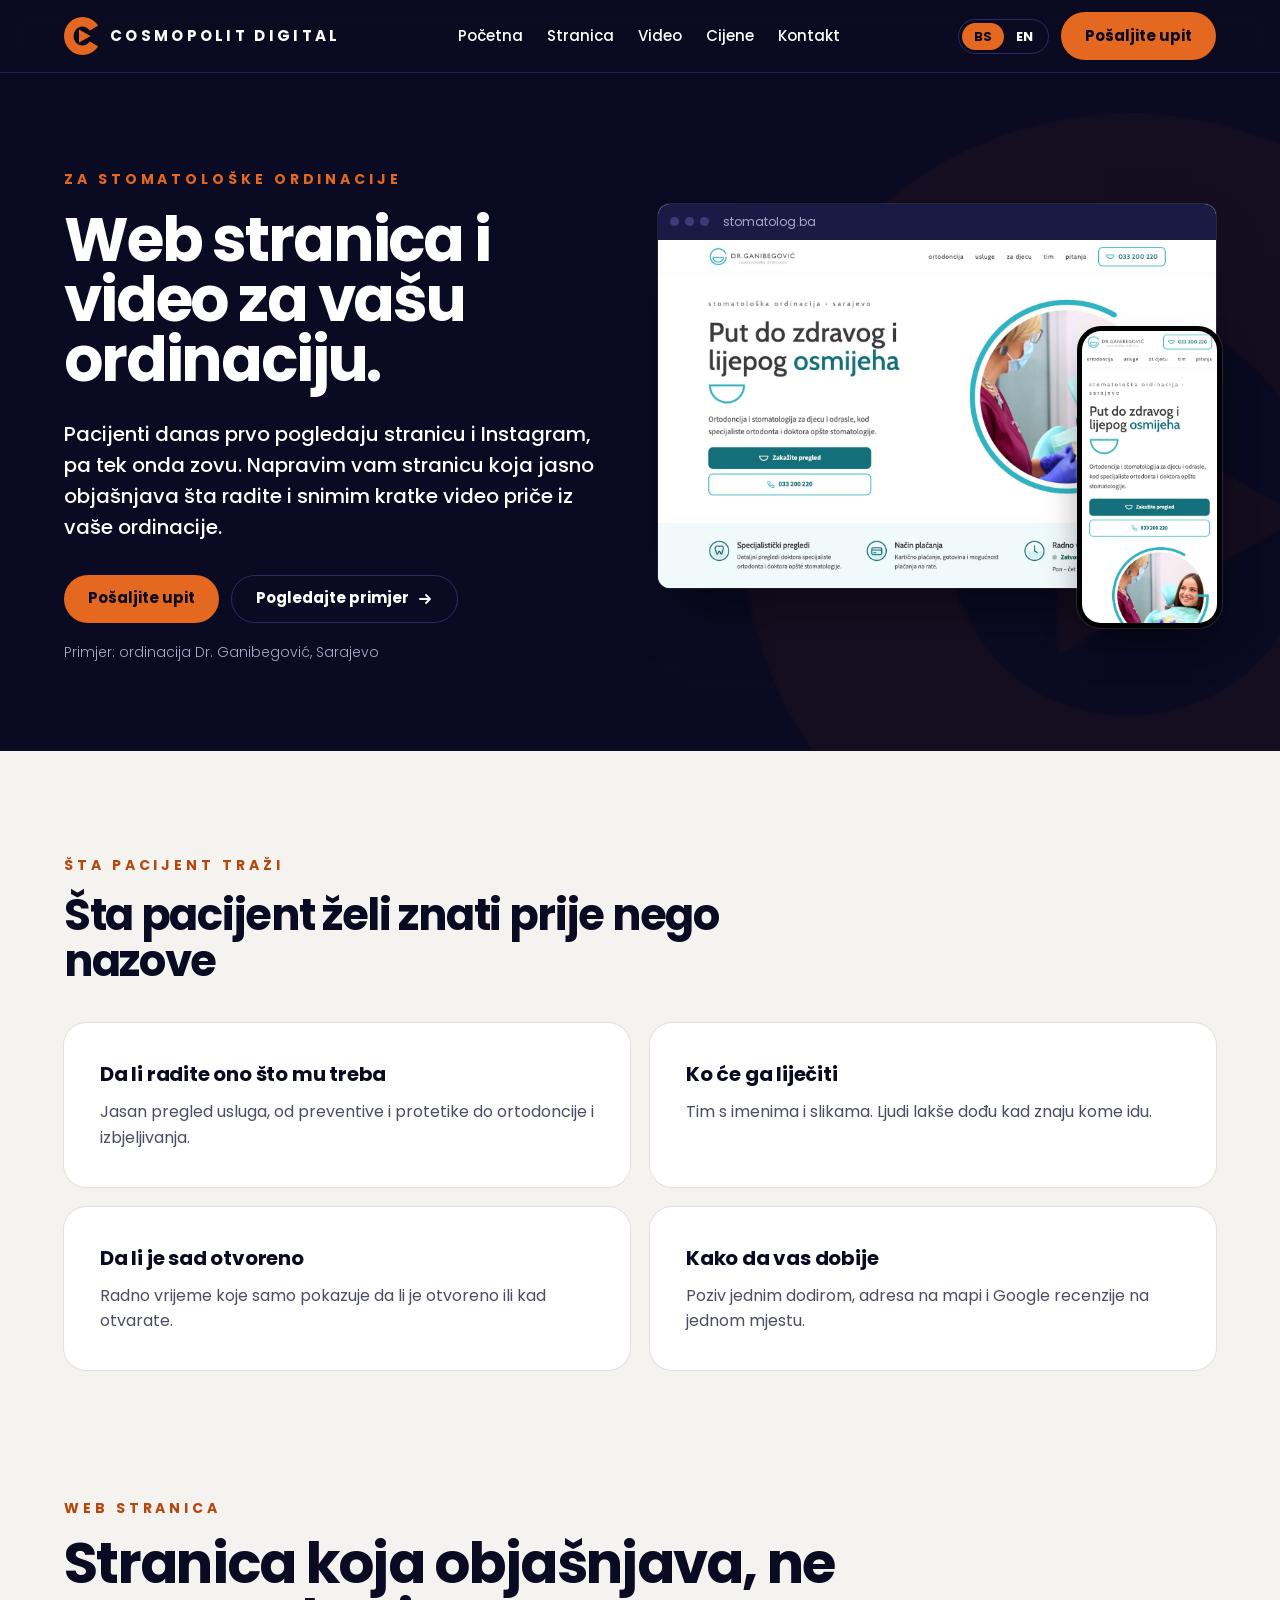
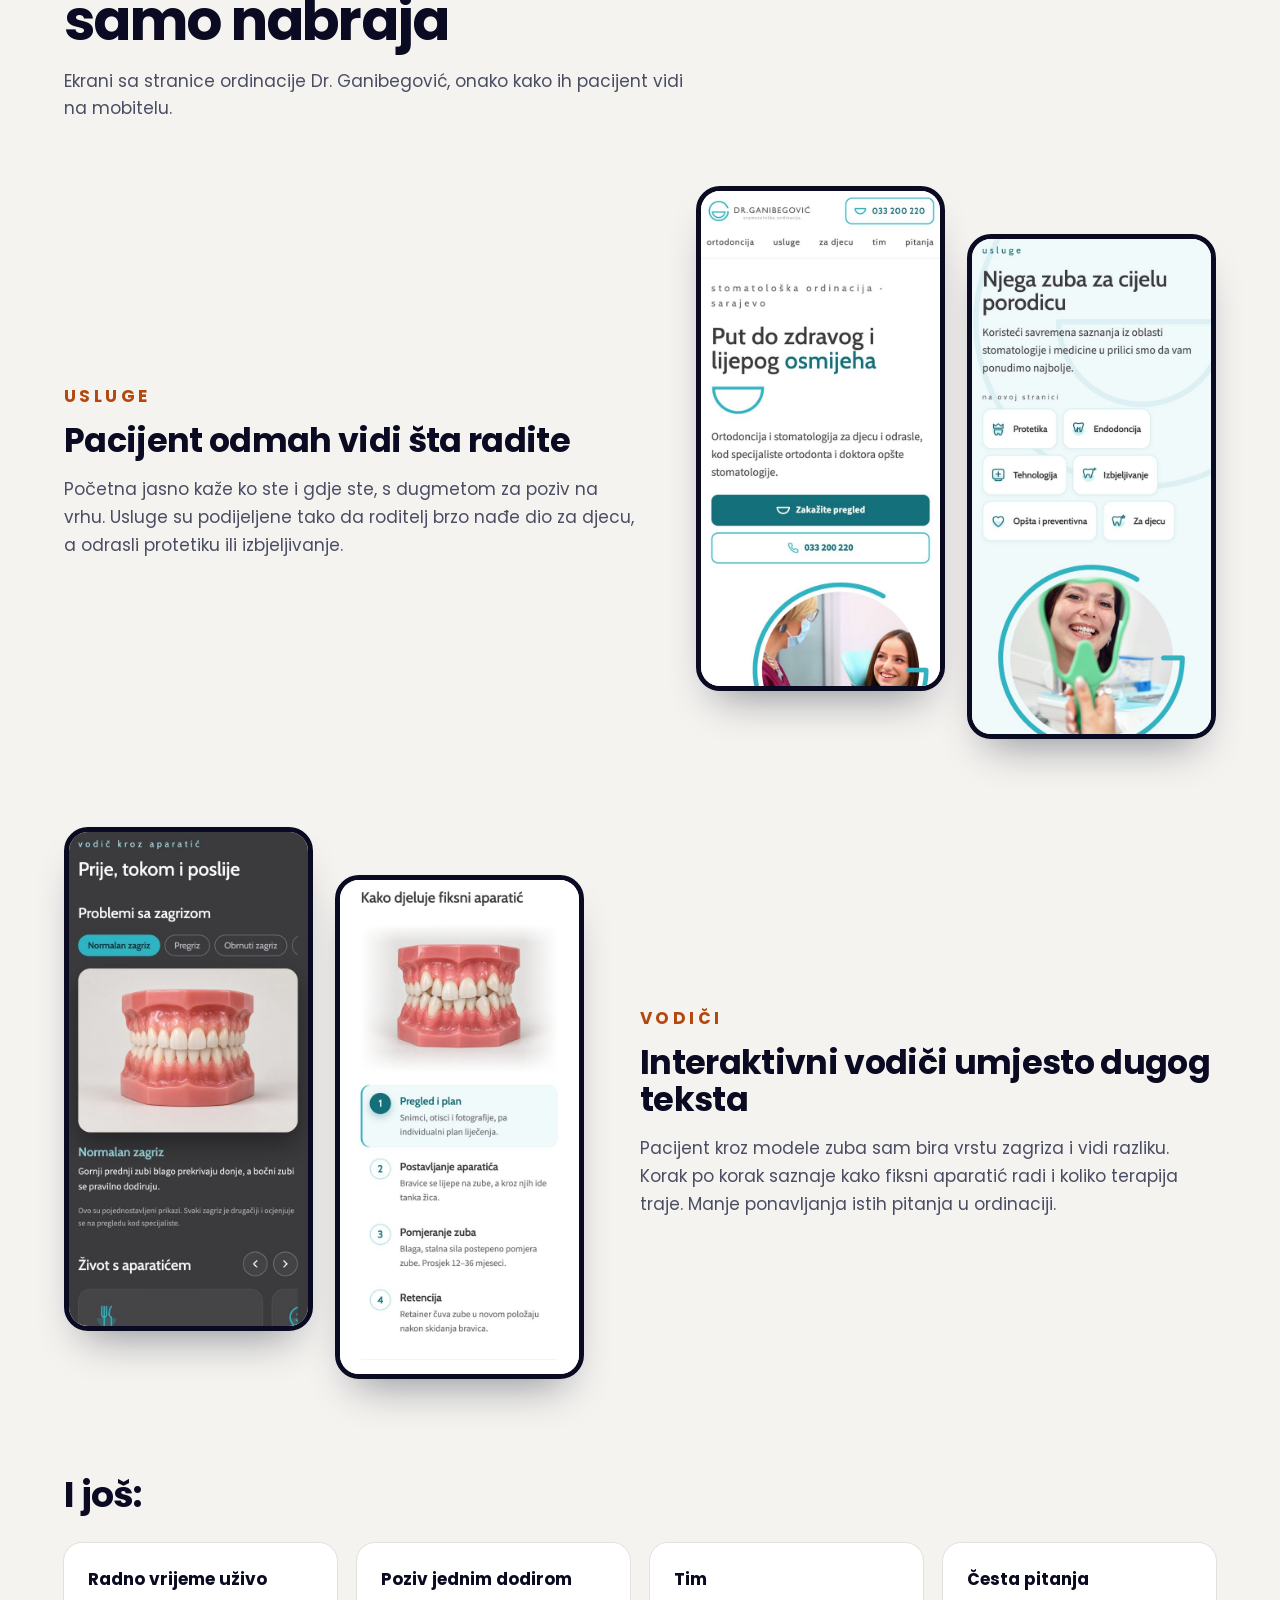
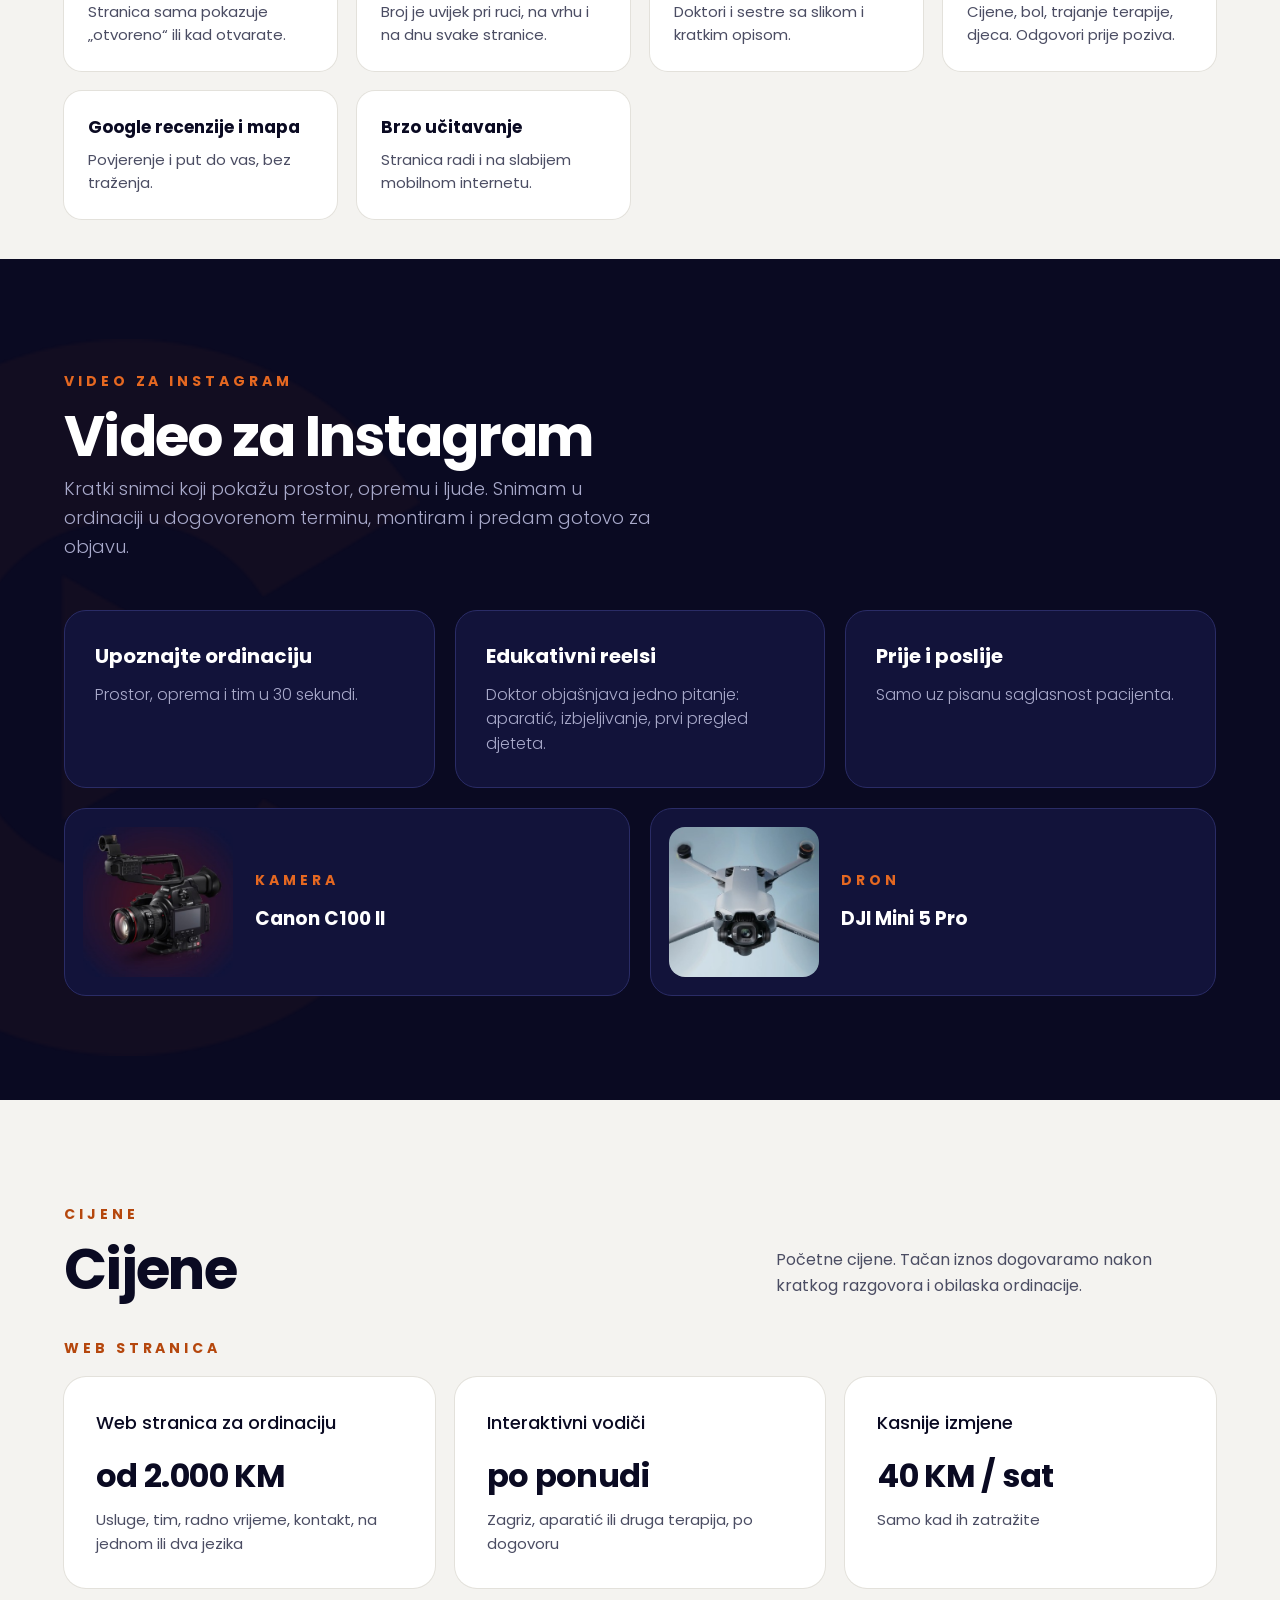
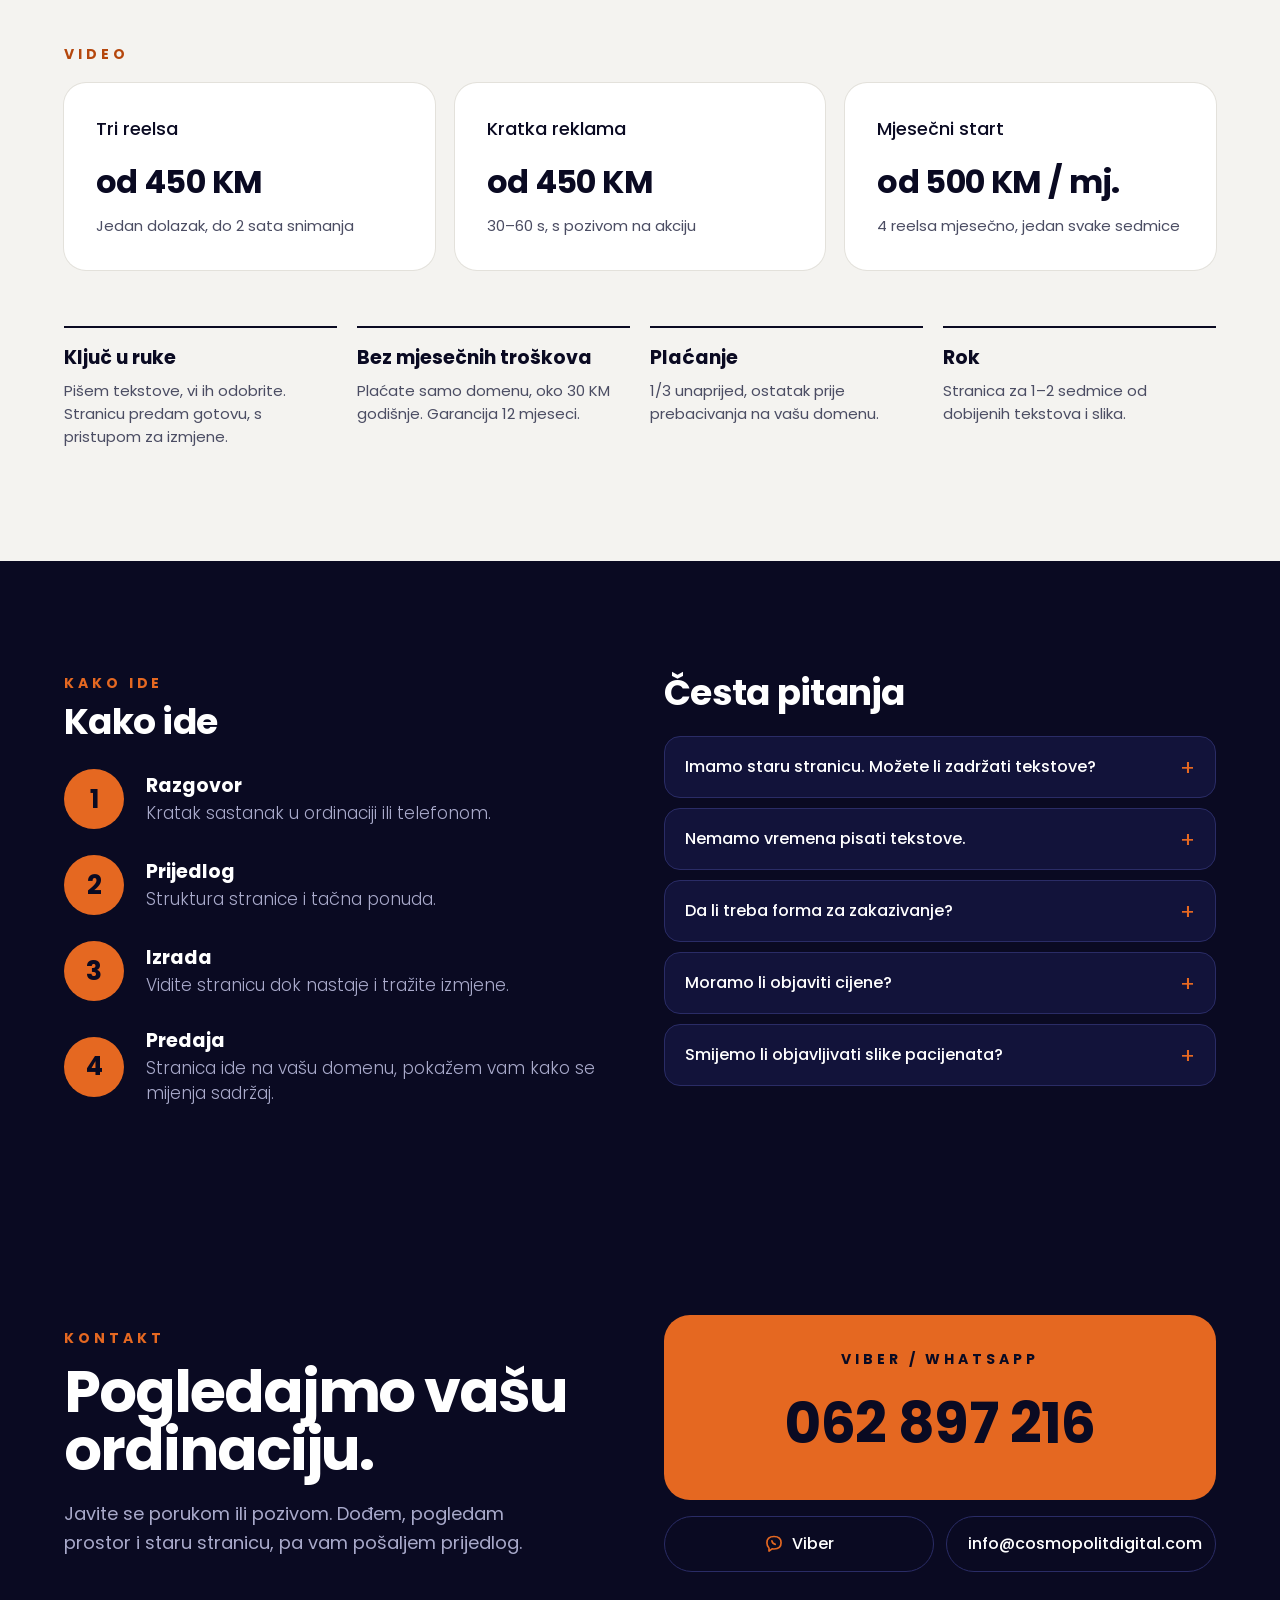
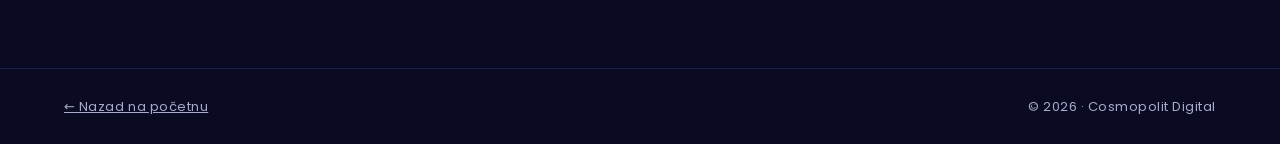
<file: public/ordinacije/index.html>
<!doctype html>
<html lang="bs">
<head>
<meta charset="utf-8">
<meta name="viewport" content="width=device-width, initial-scale=1">
<title>Web stranica i video za stomatološke ordinacije, Sarajevo | Cosmopolit Digital</title>
<meta name="description" content="Web stranica za stomatološku ordinaciju i kratki video za Instagram. Primjer: ordinacija Dr. Ganibegović, Sarajevo. Web od 2.000 KM, video od 450 KM.">
<meta name="theme-color" content="#0A0A22">
<link rel="canonical" href="https://cosmopolitdigital.com/ordinacije/">
<link rel="alternate" hreflang="bs" href="https://cosmopolitdigital.com/ordinacije/">
<link rel="alternate" hreflang="en" href="https://cosmopolitdigital.com/en/ordinacije/">
<meta property="og:type" content="website">
<meta property="og:title" content="Web stranica i video za stomatološke ordinacije, Sarajevo | Cosmopolit Digital">
<meta property="og:description" content="Web stranica za stomatološku ordinaciju i kratki video za Instagram. Primjer: ordinacija Dr. Ganibegović, Sarajevo. Web od 2.000 KM, video od 450 KM.">
<meta property="og:image" content="https://cosmopolitdigital.com/assets/img/og.jpg">
<meta property="og:url" content="https://cosmopolitdigital.com/ordinacije/">
<meta name="twitter:card" content="summary_large_image">
<link rel="icon" type="image/png" sizes="32x32" href="../favicon-32.png">
<link rel="apple-touch-icon" href="../apple-touch-icon.png">
<link rel="preload" href="../assets/fonts/poppins-bold.woff" as="font" type="font/woff" crossorigin>
<link rel="stylesheet" href="../assets/css/site.css?v=9061a1c7">
<script type="application/ld+json">
{"@context":"https://schema.org","@type":"Service","name":"Web stranica i video za stomatolo\u0161ke ordinacije, Sarajevo | Cosmopolit Digital","description":"Web stranica za stomatolo\u0161ku ordinaciju i kratki video za Instagram. Primjer: ordinacija Dr. Ganibegovi\u0107, Sarajevo. Web od 2.000 KM, video od 450 KM.","url":"https://cosmopolitdigital.com/ordinacije/","inLanguage":"bs","serviceType":"Web design and video for dental clinics","areaServed":["BA"],"provider":{"@type":"ProfessionalService","name":"Cosmopolit Digital","url":"https://cosmopolitdigital.com/","telephone":"+38762897216","email":"info@cosmopolitdigital.com"}}
</script>
</head>
<body>
<a class="skip" href="#main">Preskoči na sadržaj</a>

<header class="site-header">
  <div class="wrap">
    <a class="brand" href="../" aria-label="Cosmopolit Digital">
      <img src="../assets/img/logo-mark.png" alt="" width="34" height="38">
      <span>COSMOPOLIT DIGITAL</span>
    </a>
    <nav class="nav" id="nav" aria-label="Glavni meni">
      <a href="../">Početna</a>
      <a href="#stranica">Stranica</a>
      <a href="#video">Video</a>
      <a href="#cijene">Cijene</a>
      <a href="#kontakt">Kontakt</a>
      <div class="nav-lang">
<span aria-current="true">BS</span><a href="../en/ordinacije/" lang="en" hreflang="en">EN</a>
      </div>
    </nav>
    <div class="header-right">
      <div class="lang">
<span aria-current="true">BS</span><a href="../en/ordinacije/" lang="en" hreflang="en">EN</a>
      </div>
      <a class="btn btn-orange" href="#kontakt">Pošaljite upit</a>
      <button class="menu-btn" type="button" aria-controls="nav" aria-expanded="false" aria-label="Meni">
        <svg width="20" height="20" viewBox="0 0 20 20" fill="none" aria-hidden="true"><path d="M3 6h14M3 10h14M3 14h14" stroke="currentColor" stroke-width="1.8" stroke-linecap="round"/></svg>
      </button>
    </div>
  </div>
</header>

<main id="main">

<!-- HERO -->
<section class="hero has-mark">
  <img class="mark" src="../assets/img/logo-mark.png" alt="" aria-hidden="true" style="right:-180px;top:40px">
  <div class="wrap">
    <div class="hero-copy">
      <p class="eyebrow">ZA STOMATOLOŠKE ORDINACIJE</p>
      <h1 class="h-xl" style="font-size:clamp(40px,4.8vw,66px)">Web stranica i video za vašu ordinaciju.</h1>
      <p class="lead">Pacijenti danas prvo pogledaju stranicu i Instagram, pa tek onda zovu. Napravim vam stranicu koja jasno objašnjava šta radite i snimim kratke video priče iz vaše ordinacije.</p>
      <div style="display:flex;flex-wrap:wrap;gap:12px;margin-top:32px">
        <a class="btn btn-orange" href="#kontakt">Pošaljite upit</a>
        <a class="btn btn-ghost" href="https://stomatolog-ganibegovic.loco-moshe.workers.dev" target="_blank" rel="noopener">Pogledajte primjer <svg width="16" height="16" viewBox="0 0 16 16" fill="none" aria-hidden="true"><path d="M3 8h10M9 4l4 4-4 4" stroke="currentColor" stroke-width="1.8" stroke-linecap="round" stroke-linejoin="round"/></svg></a>
      </div>
      <p class="sub" style="margin-top:18px;font-size:14px">Primjer: ordinacija Dr. Ganibegović, Sarajevo</p>
    </div>
    <div class="hero-visual">
      <div class="devices">
        <div class="browser"><div class="browser-bar"><i></i><i></i><i></i><span>stomatolog.ba</span></div>
          <img src="../assets/img/stomatolog-desktop.jpg" alt="Stranica ordinacije Dr. Ganibegović na računaru" width="800" height="500" fetchpriority="high"></div>
        <div class="phone"><img src="../assets/img/stomatolog-mobile.jpg" alt="Stranica ordinacije Dr. Ganibegović na mobitelu" width="375" height="812"></div>
      </div>
    </div>
  </div>
</section>

<div class="light">
<!-- WHAT PATIENTS WANT -->
<section class="wrap section">
  <p class="eyebrow" style="margin-bottom:16px">ŠTA PACIJENT TRAŽI</p>
  <h2 class="h-md" style="max-width:760px">Šta pacijent želi znati prije nego nazove</h2>
  <div class="grid-2" style="margin-top:40px">
    <div class="card-light audience"><h3 style="font-size:20px">Da li radite ono što mu treba</h3><p class="muted">Jasan pregled usluga, od preventive i protetike do ortodoncije i izbjeljivanja.</p></div>
    <div class="card-light audience"><h3 style="font-size:20px">Ko će ga liječiti</h3><p class="muted">Tim s imenima i slikama. Ljudi lakše dođu kad znaju kome idu.</p></div>
    <div class="card-light audience"><h3 style="font-size:20px">Da li je sad otvoreno</h3><p class="muted">Radno vrijeme koje samo pokazuje da li je otvoreno ili kad otvarate.</p></div>
    <div class="card-light audience"><h3 style="font-size:20px">Kako da vas dobije</h3><p class="muted">Poziv jednim dodirom, adresa na mapi i Google recenzije na jednom mjestu.</p></div>
  </div>
</section>

<!-- FEATURES -->
<section id="stranica" class="wrap section" style="padding-top:88px">
  <p class="eyebrow" style="margin-bottom:16px">WEB STRANICA</p>
  <h2 class="h-lg" style="max-width:820px">Stranica koja objašnjava, ne samo nabraja</h2>
  <p class="sub" style="margin-top:18px;max-width:620px;font-size:17px">Ekrani sa stranice ordinacije Dr. Ganibegović, onako kako ih pacijent vidi na mobitelu.</p>
  <div class="features">
    <article class="feature">
      <div class="feature-copy">
        <p class="tag">USLUGE</p>
        <h3>Pacijent odmah vidi šta radite</h3>
        <p class="muted">Početna jasno kaže ko ste i gdje ste, s dugmetom za poziv na vrhu. Usluge su podijeljene tako da roditelj brzo nađe dio za djecu, a odrasli protetiku ili izbjeljivanje.</p>
      </div>
      <div class="feature-shot phones">
<img src="../assets/img/ord/home.jpg" alt="Početna stranica ordinacije na mobitelu" width="600" height="1216" loading="lazy"><img src="../assets/img/ord/usluge.jpg" alt="Pregled usluga ordinacije na mobitelu" width="600" height="1216" loading="lazy">      </div>
    </article>
    <article class="feature flip">
      <div class="feature-copy">
        <p class="tag">VODIČI</p>
        <h3>Interaktivni vodiči umjesto dugog teksta</h3>
        <p class="muted">Pacijent kroz modele zuba sam bira vrstu zagriza i vidi razliku. Korak po korak saznaje kako fiksni aparatić radi i koliko terapija traje. Manje ponavljanja istih pitanja u ordinaciji.</p>
      </div>
      <div class="feature-shot phones">
<img src="../assets/img/ord/zagriz.jpg" alt="Interaktivni vodič kroz probleme sa zagrizom" width="600" height="1216" loading="lazy"><img src="../assets/img/ord/aparatic.jpg" alt="Vodič kroz fazu terapije fiksnim aparatićem" width="600" height="1216" loading="lazy">      </div>
    </article>
  </div>
  <h3 class="h-sm" style="margin-top:96px;margin-bottom:28px">I još:</h3>
  <ul class="more-grid">
<li><strong>Radno vrijeme uživo</strong><span class="muted">Stranica sama pokazuje „otvoreno“ ili kad otvarate.</span></li><li><strong>Poziv jednim dodirom</strong><span class="muted">Broj je uvijek pri ruci, na vrhu i na dnu svake stranice.</span></li><li><strong>Tim</strong><span class="muted">Doktori i sestre sa slikom i kratkim opisom.</span></li><li><strong>Česta pitanja</strong><span class="muted">Cijene, bol, trajanje terapije, djeca. Odgovori prije poziva.</span></li><li><strong>Google recenzije i mapa</strong><span class="muted">Povjerenje i put do vas, bez traženja.</span></li><li><strong>Brzo učitavanje</strong><span class="muted">Stranica radi i na slabijem mobilnom internetu.</span></li>  </ul>
</section>
</div>

<!-- VIDEO -->
<section id="video" class="video has-mark">
  <img class="mark" src="../assets/img/logo-mark.png" alt="" aria-hidden="true" style="left:-220px;top:80px;width:640px;opacity:.04">
  <div class="wrap" style="padding-bottom:104px">
    <p class="eyebrow">VIDEO ZA INSTAGRAM</p>
    <h2 class="h-lg" style="margin-top:16px">Video za Instagram</h2>
    <p class="sub" style="font-size:18px">Kratki snimci koji pokažu prostor, opremu i ljude. Snimam u ordinaciji u dogovorenom terminu, montiram i predam gotovo za objavu.</p>
    <div class="grid-3" style="margin-top:48px">
<div class="box"><h3 style="font-size:20px">Upoznajte ordinaciju</h3><p class="note" style="font-size:16px">Prostor, oprema i tim u 30 sekundi.</p></div><div class="box"><h3 style="font-size:20px">Edukativni reelsi</h3><p class="note" style="font-size:16px">Doktor objašnjava jedno pitanje: aparatić, izbjeljivanje, prvi pregled djeteta.</p></div><div class="box"><h3 style="font-size:20px">Prije i poslije</h3><p class="note" style="font-size:16px">Samo uz pisanu saglasnost pacijenta.</p></div>    </div>
    <div class="grid-2" style="margin-top:20px">
      <div class="box gear"><img src="../assets/img/gear-c100.jpg" alt="Canon C100 II" width="400" height="370" loading="lazy"><div><p class="eyebrow">KAMERA</p><h3>Canon C100 II</h3></div></div>
      <div class="box gear"><img src="../assets/img/gear-mini5.jpg" alt="DJI Mini 5 Pro" width="400" height="370" loading="lazy"><div><p class="eyebrow">DRON</p><h3>DJI Mini 5 Pro</h3></div></div>
    </div>
  </div>
</section>

<!-- PRICES -->
<div class="light">
<section id="cijene" class="wrap section" style="padding-bottom:112px">
  <p class="eyebrow" style="margin-bottom:16px">CIJENE</p>
  <div class="section-head">
    <h2 class="h-lg">Cijene</h2>
    <p class="muted">Početne cijene. Tačan iznos dogovaramo nakon kratkog razgovora i obilaska ordinacije.</p>
  </div>
  <h3 class="terms-title" style="margin-top:8px;margin-bottom:18px">Web stranica</h3>
  <div class="grid-3 web-prices">
<div class="card-light price"><h3>Web stranica za ordinaciju</h3><p class="amount" style="font-size:32px">od 2.000 KM</p><p class="muted desc">Usluge, tim, radno vrijeme, kontakt, na jednom ili dva jezika</p></div><div class="card-light price"><h3>Interaktivni vodiči</h3><p class="amount" style="font-size:32px">po ponudi</p><p class="muted desc">Zagriz, aparatić ili druga terapija, po dogovoru</p></div><div class="card-light price"><h3>Kasnije izmjene</h3><p class="amount" style="font-size:32px">40 KM / sat</p><p class="muted desc">Samo kad ih zatražite</p></div>  </div>
  <h3 class="terms-title" style="margin-bottom:18px">Video</h3>
  <div class="grid-3 web-prices">
<div class="card-light price"><h3>Tri reelsa</h3><p class="amount" style="font-size:32px">od 450 KM</p><p class="muted desc">Jedan dolazak, do 2 sata snimanja</p></div><div class="card-light price"><h3>Kratka reklama</h3><p class="amount" style="font-size:32px">od 450 KM</p><p class="muted desc">30–60 s, s pozivom na akciju</p></div><div class="card-light price"><h3>Mjesečni start</h3><p class="amount" style="font-size:32px">od 500 KM / mj.</p><p class="muted desc">4 reelsa mjesečno, jedan svake sedmice</p></div>  </div>
  <ul class="terms" style="margin-top:56px">
<li><strong>Ključ u ruke</strong><span class="muted">Pišem tekstove, vi ih odobrite. Stranicu predam gotovu, s pristupom za izmjene.</span></li><li><strong>Bez mjesečnih troškova</strong><span class="muted">Plaćate samo domenu, oko 30 KM godišnje. Garancija 12 mjeseci.</span></li><li><strong>Plaćanje</strong><span class="muted">1/3 unaprijed, ostatak prije prebacivanja na vašu domenu.</span></li><li><strong>Rok</strong><span class="muted">Stranica za 1–2 sedmice od dobijenih tekstova i slika.</span></li>  </ul>
</section>
</div>

<!-- STEPS + FAQ -->
<section class="video">
  <div class="wrap" style="padding-bottom:104px">
    <div class="split" style="margin-top:0">
      <div>
        <p class="eyebrow" style="margin-bottom:8px">KAKO IDE</p>
        <h3 class="h-sm" style="margin-bottom:28px">Kako ide</h3>
        <ol class="steps"><li><span class="num" aria-hidden="true">1</span><span><strong style="letter-spacing:0;font-size:19px">Razgovor</strong><span>Kratak sastanak u ordinaciji ili telefonom.</span></span></li><li><span class="num" aria-hidden="true">2</span><span><strong style="letter-spacing:0;font-size:19px">Prijedlog</strong><span>Struktura stranice i tačna ponuda.</span></span></li><li><span class="num" aria-hidden="true">3</span><span><strong style="letter-spacing:0;font-size:19px">Izrada</strong><span>Vidite stranicu dok nastaje i tražite izmjene.</span></span></li><li><span class="num" aria-hidden="true">4</span><span><strong style="letter-spacing:0;font-size:19px">Predaja</strong><span>Stranica ide na vašu domenu, pokažem vam kako se mijenja sadržaj.</span></span></li></ol>
      </div>
      <div>
        <h3 class="h-sm" style="margin-bottom:24px">Česta pitanja</h3>
        <div class="faq">
<details><summary>Imamo staru stranicu. Možete li zadržati tekstove?</summary><p>Mogu. Prebacim postojeće tekstove riječ po riječ, a vi odlučite šta mijenjamo.</p></details><details><summary>Nemamo vremena pisati tekstove.</summary><p>Ne morate. Ja napišem prijedlog na osnovu razgovora, vi samo pročitate i odobrite.</p></details><details><summary>Da li treba forma za zakazivanje?</summary><p>Nije obavezno. Većina pacijenata radije nazove ili pošalje poruku, pa je dugme za poziv na svakoj stranici.</p></details><details><summary>Moramo li objaviti cijene?</summary><p>Ne. Cijene mogu biti na stranici ili samo okvirno, kako vama odgovara.</p></details><details><summary>Smijemo li objavljivati slike pacijenata?</summary><p>Samo uz pisanu saglasnost pacijenta. Za video najčešće snimamo prostor, opremu i tim, bez pacijenata.</p></details>        </div>
      </div>
    </div>
  </div>
</section>

<!-- CONTACT -->
<section id="kontakt" class="contact">
  <div class="wrap">
    <div>
      <p class="eyebrow" style="margin-bottom:14px">KONTAKT</p>
      <h2 class="h-xl" style="font-size:clamp(38px,4.6vw,62px)">Pogledajmo vašu ordinaciju.</h2>
      <p class="muted" style="margin-top:22px;font-size:18px;line-height:1.6;max-width:480px">Javite se porukom ili pozivom. Dođem, pogledam prostor i staru stranicu, pa vam pošaljem prijedlog.</p>
    </div>
    <div>
      <a class="phone-card" href="https://wa.me/38762897216?text=Pozdrav%2C%20zanima%20me%20web%20stranica%20/%20video%20za%20ordinaciju." target="_blank" rel="noopener"><small>VIBER / WHATSAPP</small><strong>062 897 216</strong></a>
      <div class="contact-links">
        <a class="btn btn-ghost" href="viber://chat?number=%2B38762897216"><svg width="20" height="20" viewBox="0 0 24 24" fill="none" aria-hidden="true"><path d="M12 3c5 0 8.5 2.6 8.5 7.6S17 18 12 18c-.8 0-1.6-.1-2.3-.2L6 20.5v-3.6C4.3 15.5 3.5 13.3 3.5 10.6 3.5 5.6 7 3 12 3z" stroke="#E56821" stroke-width="2" stroke-linejoin="round"/><path d="M9.5 8.2c.3 1.9 1.9 3.6 4 4.2" stroke="#E56821" stroke-width="2" stroke-linecap="round"/></svg>Viber</a>
        <a class="btn btn-ghost" href="mailto:info@cosmopolitdigital.com"><svg width="20" height="20" viewBox="0 0 24 24" fill="none" aria-hidden="true"><rect x="3" y="5" width="18" height="14" rx="2" stroke="#E56821" stroke-width="2"/><path d="M3.5 6.5l8.5 6.5 8.5-6.5" stroke="#E56821" stroke-width="2" stroke-linejoin="round"/></svg>info@cosmopolitdigital.com</a>
      </div>
    </div>
  </div>
</section>
</main>

<footer class="site-footer">
  <div class="wrap">
    <a href="../" style="letter-spacing:.04em">← Nazad na početnu</a>
    <span style="letter-spacing:.04em">© 2026 · Cosmopolit Digital</span>
  </div>
</footer>

<script>
(function(){
  var b=document.querySelector('.menu-btn'),n=document.getElementById('nav');
  if(!b||!n)return;
  b.addEventListener('click',function(){var o=n.classList.toggle('open');b.setAttribute('aria-expanded',o)});
  n.addEventListener('click',function(e){if(e.target.tagName==='A'){n.classList.remove('open');b.setAttribute('aria-expanded','false')}});
})();
</script>
</body>
</html>
</file>
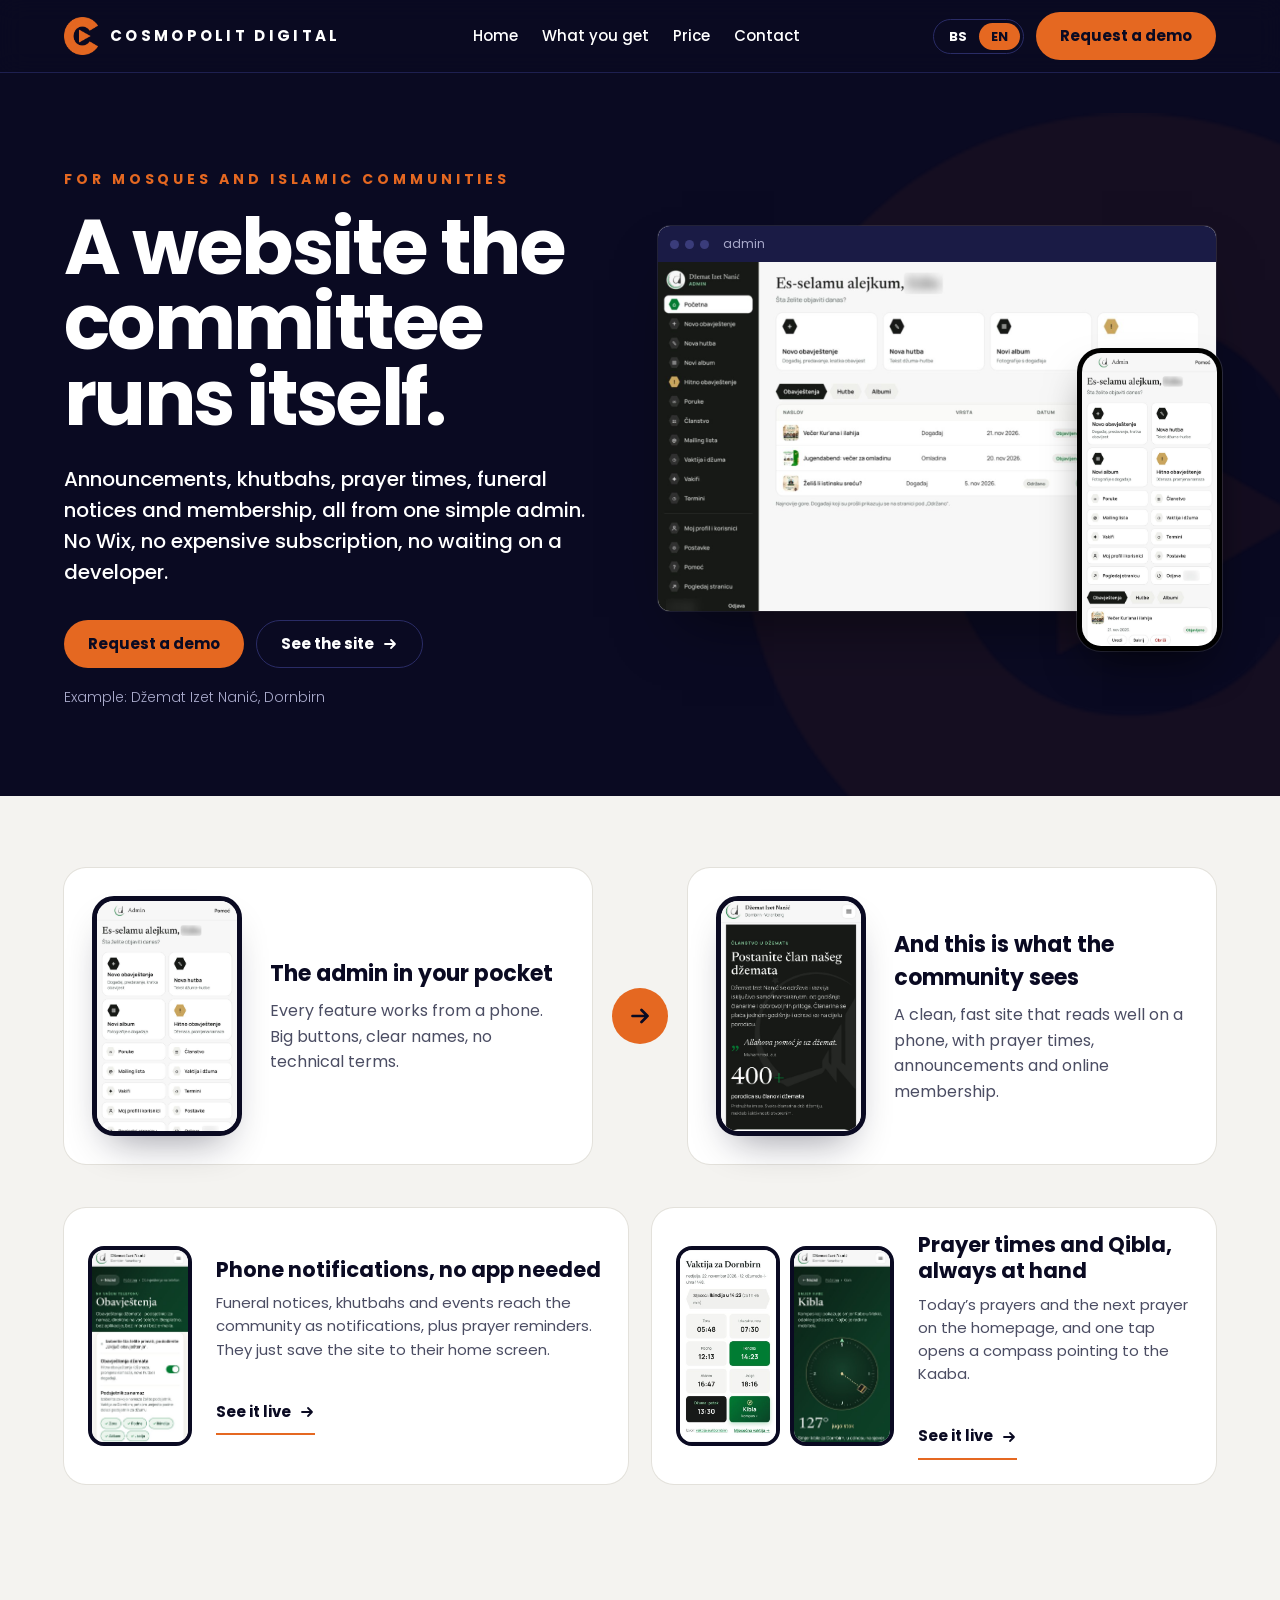
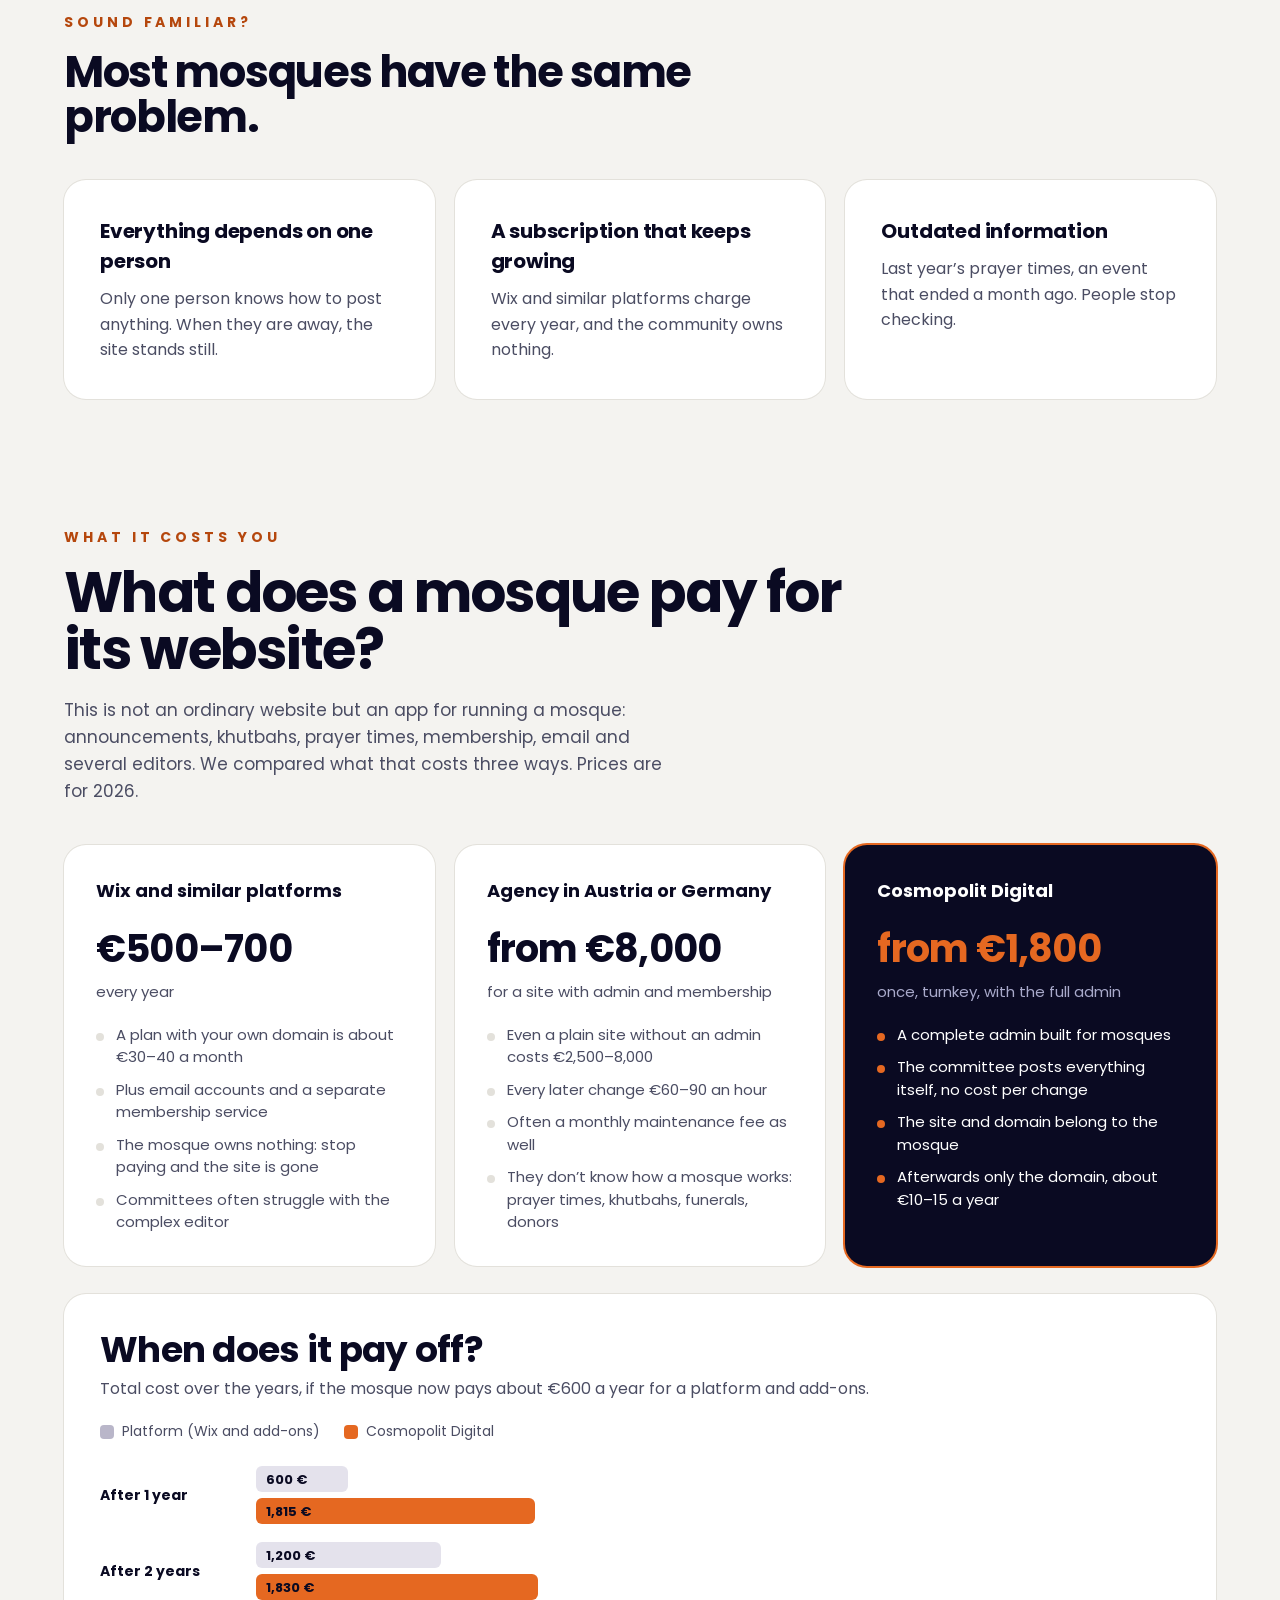
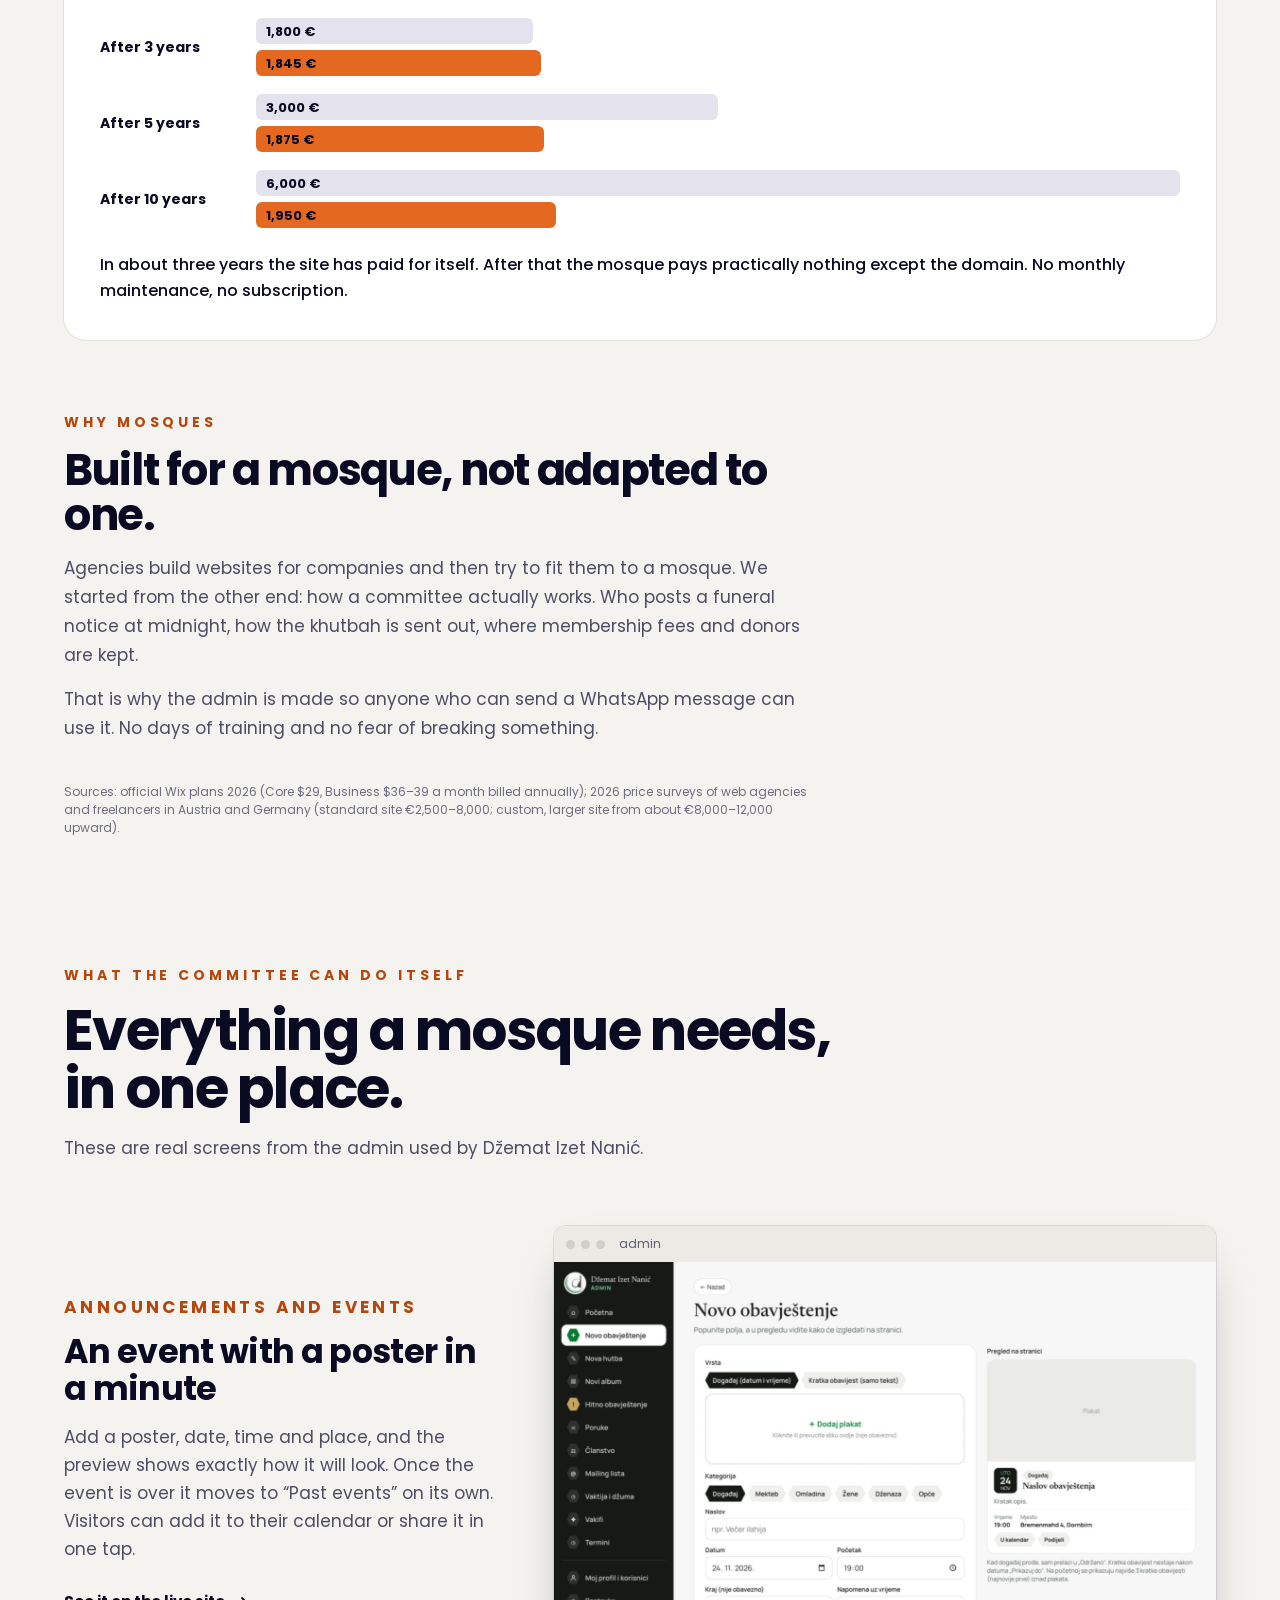
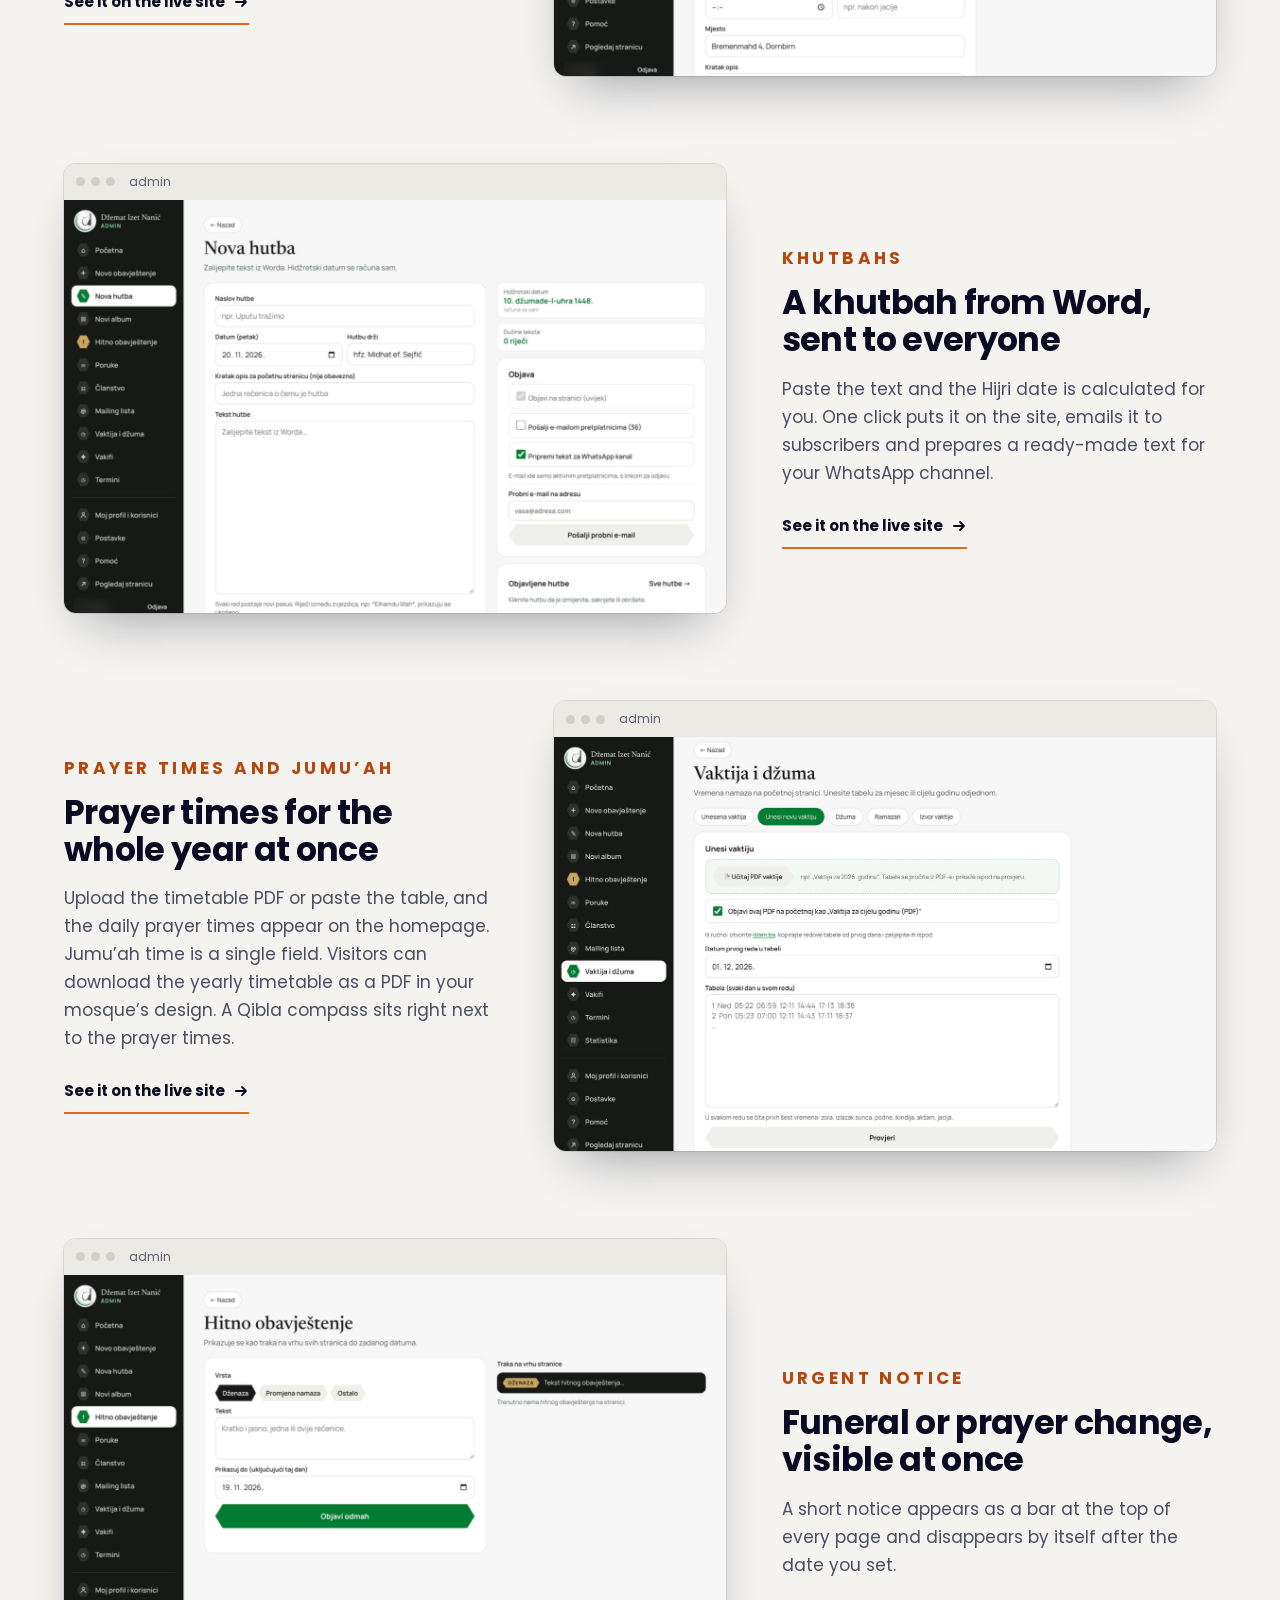
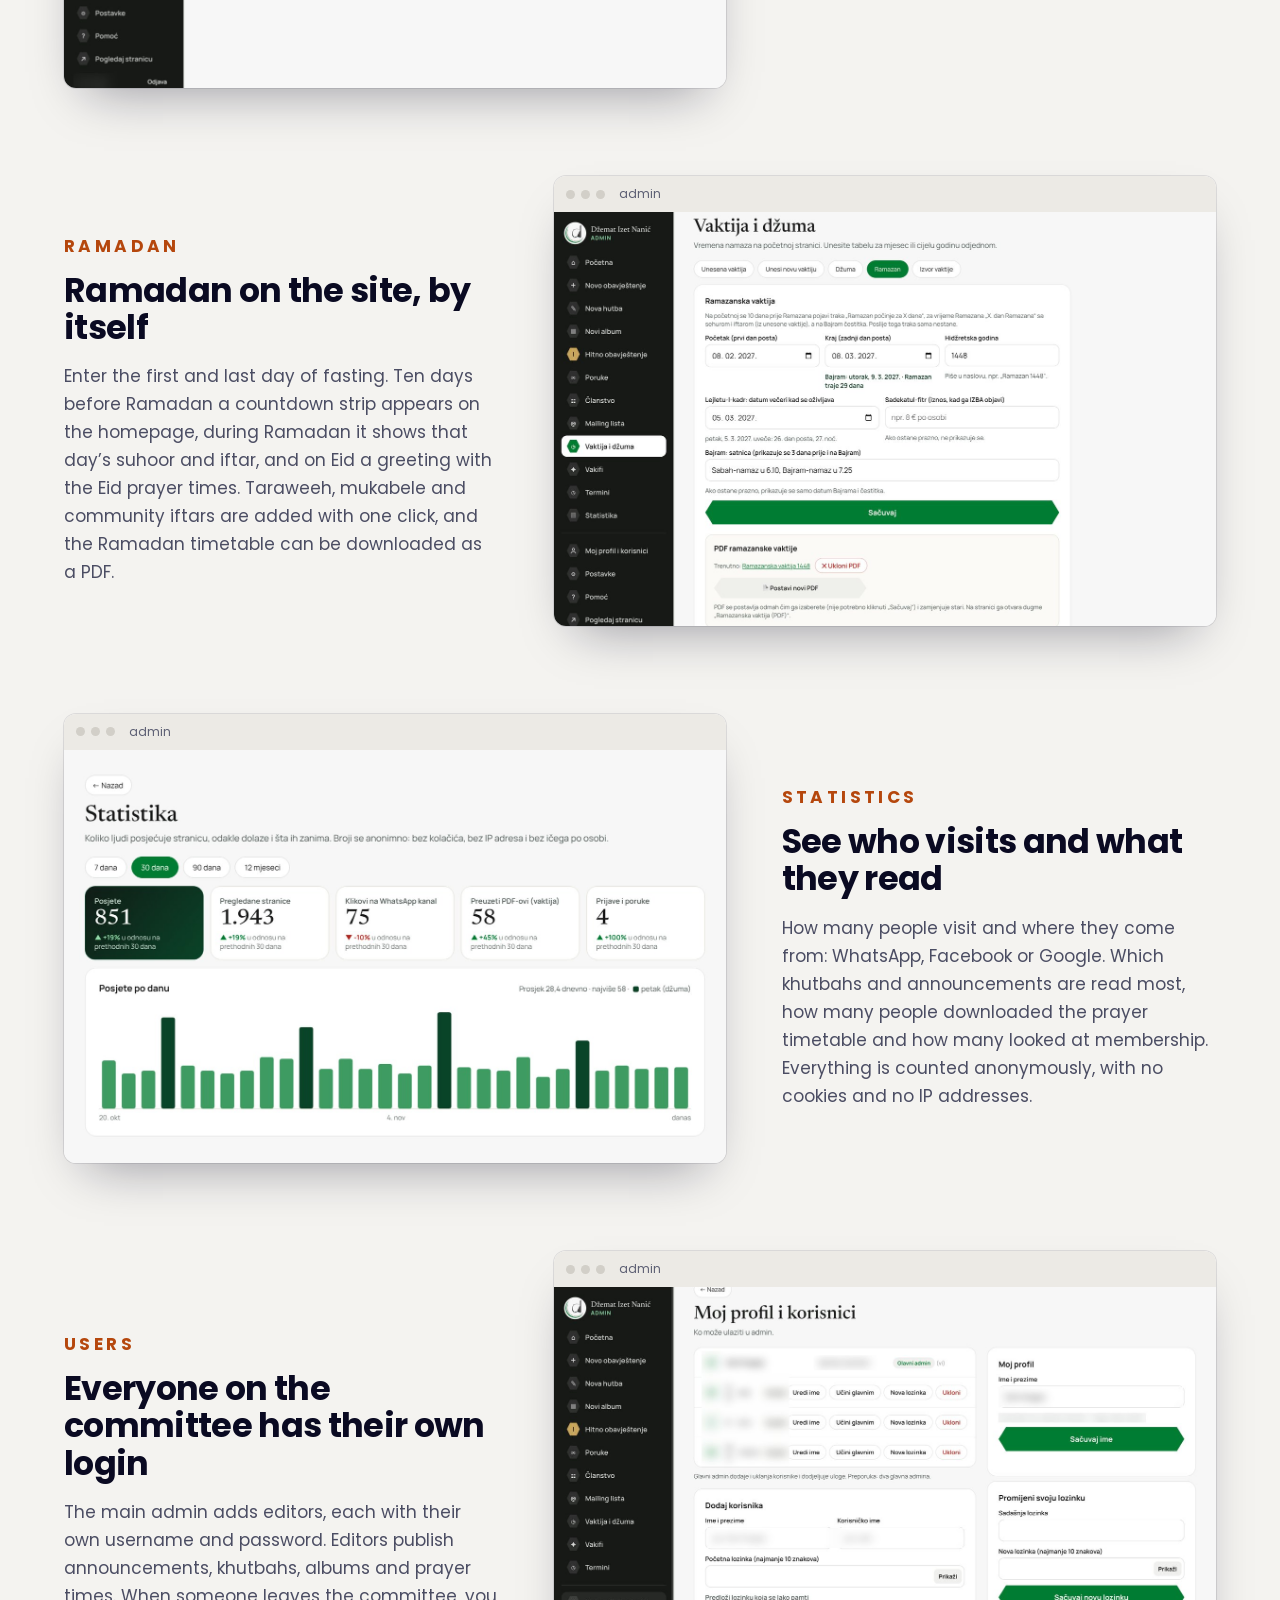
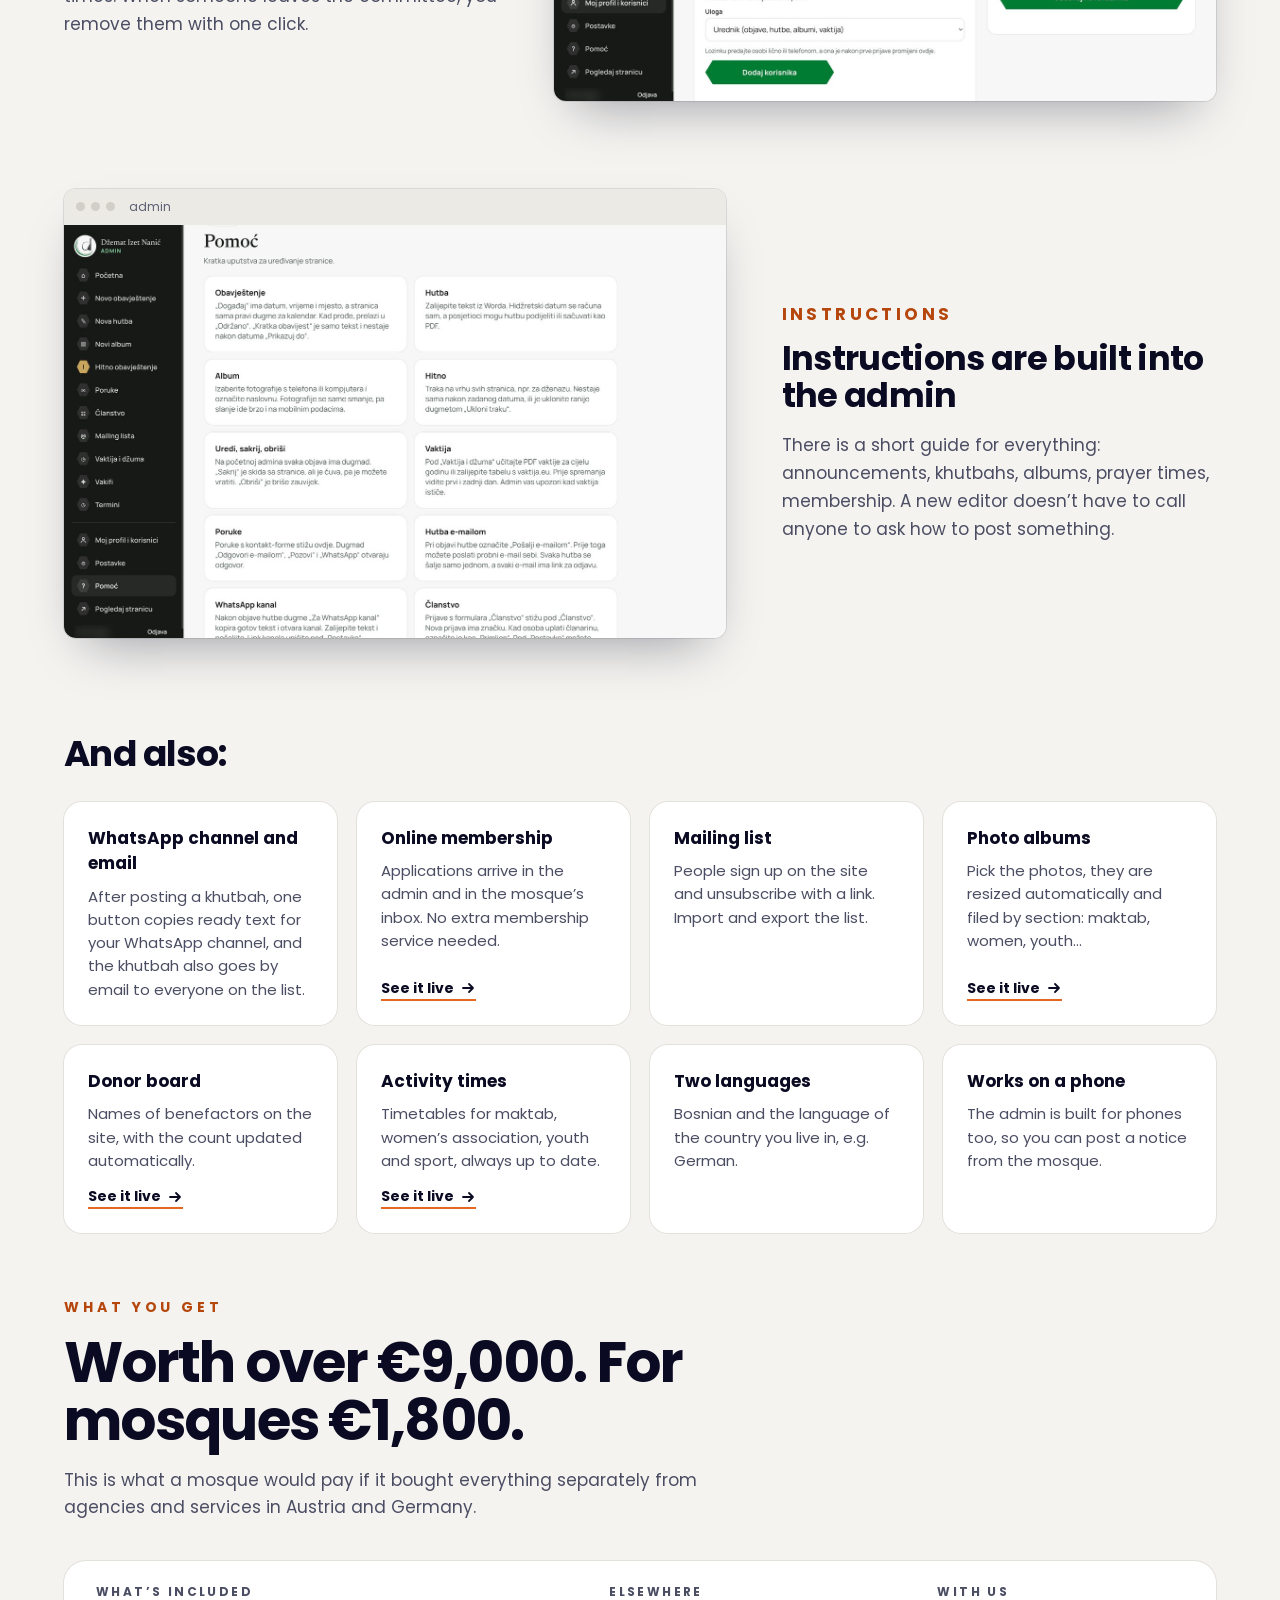
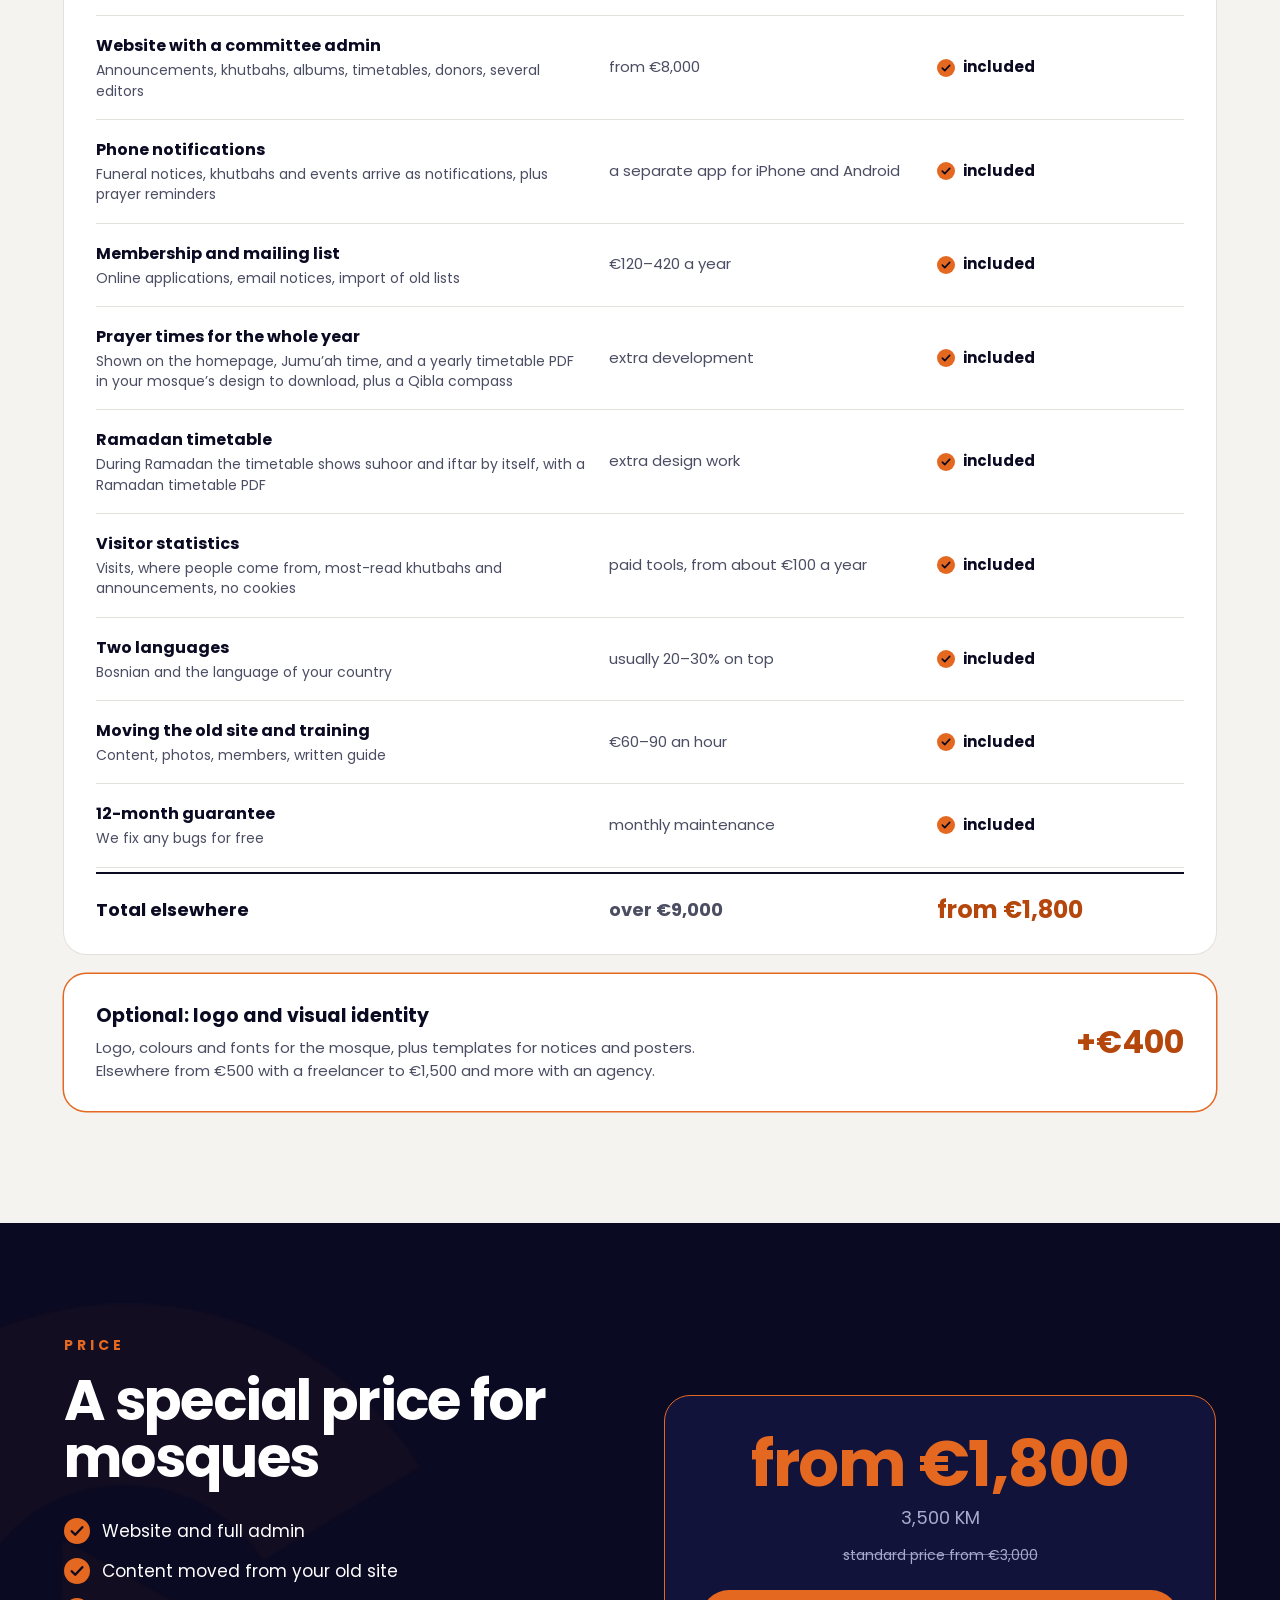
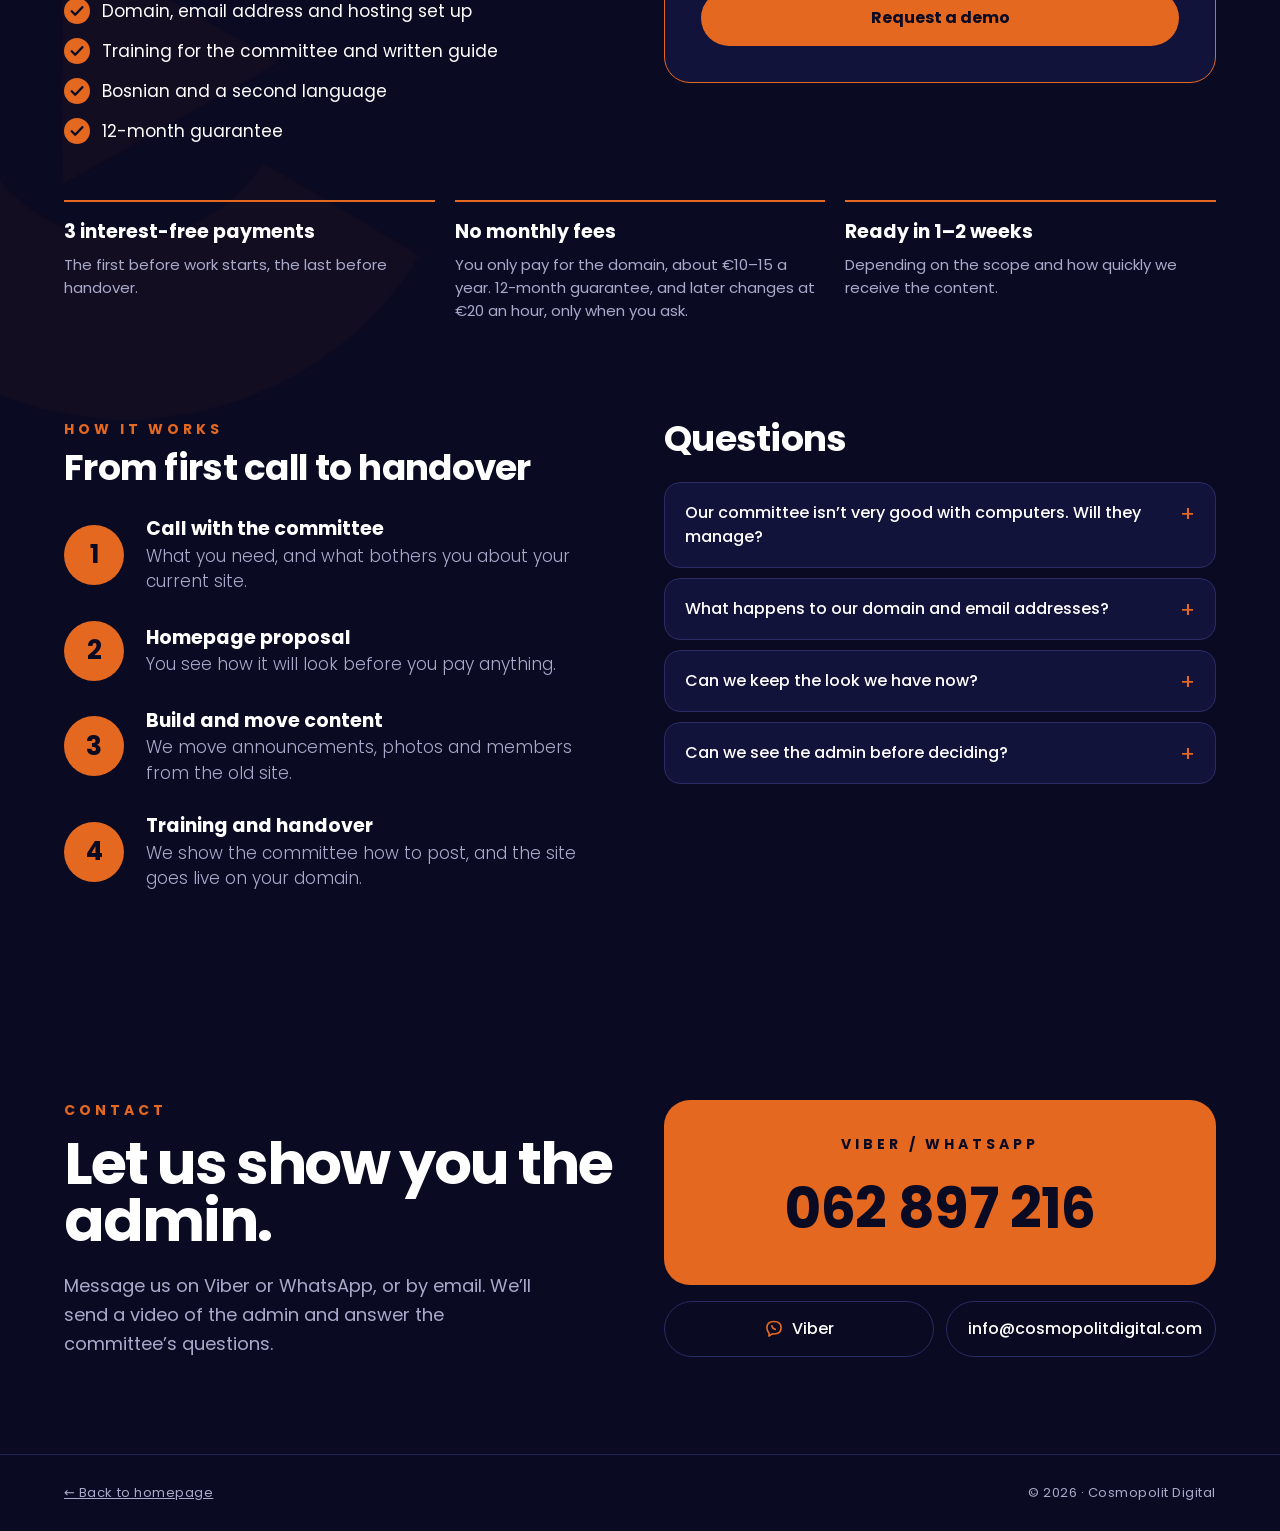
<file: public/en/dzemati/index.html>
<!doctype html>
<html lang="en">
<head>
<meta charset="utf-8">
<meta name="viewport" content="width=device-width, initial-scale=1">
<title>Websites for mosques and Islamic communities, with admin | Cosmopolit Digital</title>
<meta name="description" content="Websites with a simple admin for mosques: announcements, khutbahs, prayer times, membership and funeral notices. The committee runs it. From €1,800.">
<meta name="theme-color" content="#0A0A22">
<link rel="canonical" href="https://cosmopolitdigital.com/en/dzemati/">
<link rel="alternate" hreflang="bs" href="https://cosmopolitdigital.com/dzemati/">
<link rel="alternate" hreflang="en" href="https://cosmopolitdigital.com/en/dzemati/">
<meta property="og:type" content="website">
<meta property="og:title" content="Websites for mosques and Islamic communities, with admin | Cosmopolit Digital">
<meta property="og:description" content="Websites with a simple admin for mosques: announcements, khutbahs, prayer times, membership and funeral notices. The committee runs it. From €1,800.">
<meta property="og:image" content="https://cosmopolitdigital.com/assets/img/dz/og-dzemati.jpg">
<meta property="og:url" content="https://cosmopolitdigital.com/en/dzemati/">
<meta name="twitter:card" content="summary_large_image">
<link rel="icon" type="image/png" sizes="32x32" href="../../favicon-32.png">
<link rel="apple-touch-icon" href="../../apple-touch-icon.png">
<link rel="preload" href="../../assets/fonts/poppins-bold.woff" as="font" type="font/woff" crossorigin>
<link rel="stylesheet" href="../../assets/css/site.css?v=9061a1c7">
<script type="application/ld+json">
{"@context":"https://schema.org","@type":"Service","name":"Websites for mosques and Islamic communities, with admin | Cosmopolit Digital","description":"Websites with a simple admin for mosques: announcements, khutbahs, prayer times, membership and funeral notices. The committee runs it. From \u20ac1,800.","url":"https://cosmopolitdigital.com/en/dzemati/","inLanguage":"en","serviceType":"Web design","areaServed":["AT","DE","CH","BA"],"offers":{"@type":"Offer","price":"1800","priceCurrency":"EUR"},"provider":{"@type":"ProfessionalService","name":"Cosmopolit Digital","url":"https://cosmopolitdigital.com/","telephone":"+38762897216","email":"info@cosmopolitdigital.com"}}
</script>
</head>
<body>
<a class="skip" href="#main">Skip to content</a>

<header class="site-header">
  <div class="wrap">
    <a class="brand" href="../" aria-label="Cosmopolit Digital">
      <img src="../../assets/img/logo-mark.png" alt="" width="34" height="38">
      <span>COSMOPOLIT DIGITAL</span>
    </a>
    <nav class="nav" id="nav" aria-label="Main menu">
      <a href="../">Home</a>
      <a href="#funkcije">What you get</a>
      <a href="#cijena">Price</a>
      <a href="#kontakt">Contact</a>
      <div class="nav-lang">
<a href="../../dzemati/" lang="bs" hreflang="bs">BS</a><span aria-current="true">EN</span>      </div>
    </nav>
    <div class="header-right">
      <div class="lang">
<a href="../../dzemati/" lang="bs" hreflang="bs">BS</a><span aria-current="true">EN</span>      </div>
      <a class="btn btn-orange" href="#kontakt">Request a demo</a>
      <button class="menu-btn" type="button" aria-controls="nav" aria-expanded="false" aria-label="Menu">
        <svg width="20" height="20" viewBox="0 0 20 20" fill="none" aria-hidden="true"><path d="M3 6h14M3 10h14M3 14h14" stroke="currentColor" stroke-width="1.8" stroke-linecap="round"/></svg>
      </button>
    </div>
  </div>
</header>

<main id="main">

<!-- HERO -->
<section class="hero has-mark">
  <img class="mark" src="../../assets/img/logo-mark.png" alt="" aria-hidden="true" style="right:-180px;top:40px">
  <div class="wrap">
    <div class="hero-copy">
      <p class="eyebrow">FOR MOSQUES AND ISLAMIC COMMUNITIES</p>
      <h1 class="h-xl">A website the committee runs itself.</h1>
      <p class="lead">Announcements, khutbahs, prayer times, funeral notices and membership, all from one simple admin. No Wix, no expensive subscription, no waiting on a developer.</p>
      <div style="display:flex;flex-wrap:wrap;gap:12px;margin-top:32px">
        <a class="btn btn-orange" href="#kontakt">Request a demo</a>
        <a class="btn btn-ghost" href="https://dzematizetnanic.com" target="_blank" rel="noopener">See the site <svg width="16" height="16" viewBox="0 0 16 16" fill="none" aria-hidden="true"><path d="M3 8h10M9 4l4 4-4 4" stroke="currentColor" stroke-width="1.8" stroke-linecap="round" stroke-linejoin="round"/></svg></a>
      </div>
      <p class="sub" style="margin-top:18px;font-size:14px">Example: Džemat Izet Nanić, Dornbirn</p>
    </div>
    <div class="hero-visual">
      <div class="devices">
        <div class="browser"><div class="browser-bar"><i></i><i></i><i></i><span>admin</span></div>
          <img src="../../assets/img/dz/admin-home.jpg" alt="Mosque admin on a computer and a phone" width="1400" height="875" fetchpriority="high"></div>
        <div class="phone"><img src="../../assets/img/dz/admin-mobile.jpg" alt="Mosque admin on a phone" width="750" height="1630"></div>
      </div>
    </div>
  </div>
</section>

<div class="light">
<!-- PHONES (admin in your pocket -> what the community sees) -->
<section class="wrap section phones-flow" style="padding-top:72px;padding-bottom:24px">
  <div class="phone-pair">
    <img src="../../assets/img/dz/admin-mobile.jpg" alt="Mosque admin on a phone" width="750" height="1630">
    <div><h3>The admin in your pocket</h3><p class="muted">Every feature works from a phone. Big buttons, clear names, no technical terms.</p></div>
  </div>
  <span class="flow-arrow" aria-hidden="true"><svg width="18" height="18" viewBox="0 0 16 16" fill="none" aria-hidden="true"><path d="M3 8h10M9 4l4 4-4 4" stroke="#E56821" stroke-width="1.8" stroke-linecap="round" stroke-linejoin="round"/></svg></span>
  <div class="phone-pair">
    <img src="../../assets/img/dz/site-clanstvo.jpg" alt="Mosque website on a phone: online membership" width="750" height="1630">
    <div><h3>And this is what the community sees</h3><p class="muted">A clean, fast site that reads well on a phone, with prayer times, announcements and online membership.</p></div>
  </div>
  <div class="hits">
    <a class="hit-card" href="https://dzematizetnanic.com/notifikacije.html" target="_blank" rel="noopener">
      <div class="hit-shots"><img src="../../assets/img/dz/notifikacije-mobile.jpg" alt="Turning on notifications and prayer reminders on a phone" width="390" height="844"></div>
      <div><h3>Phone notifications, no app needed</h3><p class="muted">Funeral notices, khutbahs and events reach the community as notifications, plus prayer reminders. They just save the site to their home screen.</p><span class="link-arrow">See it live <svg width="16" height="16" viewBox="0 0 16 16" fill="none" aria-hidden="true"><path d="M3 8h10M9 4l4 4-4 4" stroke="currentColor" stroke-width="1.8" stroke-linecap="round" stroke-linejoin="round"/></svg></span></div>
    </a>
    <a class="hit-card" href="https://dzematizetnanic.com/kibla.html" target="_blank" rel="noopener">
      <div class="hit-shots"><img src="../../assets/img/dz/vaktija-kartica.jpg" alt="Prayer times on the homepage with the Qibla button" width="358" height="681"><img src="../../assets/img/dz/kibla-mobile.jpg" alt="Qibla compass on a phone" width="390" height="844"></div>
      <div><h3>Prayer times and Qibla, always at hand</h3><p class="muted">Today’s prayers and the next prayer on the homepage, and one tap opens a compass pointing to the Kaaba.</p><span class="link-arrow">See it live <svg width="16" height="16" viewBox="0 0 16 16" fill="none" aria-hidden="true"><path d="M3 8h10M9 4l4 4-4 4" stroke="currentColor" stroke-width="1.8" stroke-linecap="round" stroke-linejoin="round"/></svg></span></div>
    </a>
  </div>
</section>

<!-- PROBLEM -->
<section class="wrap section">
  <p class="eyebrow" style="margin-bottom:16px">SOUND FAMILIAR?</p>
  <h2 class="h-md" style="max-width:760px">Most mosques have the same problem.</h2>
  <div class="grid-3" style="margin-top:40px">
    <div class="card-light audience"><h3 style="font-size:20px">Everything depends on one person</h3><p class="muted">Only one person knows how to post anything. When they are away, the site stands still.</p></div>
    <div class="card-light audience"><h3 style="font-size:20px">A subscription that keeps growing</h3><p class="muted">Wix and similar platforms charge every year, and the community owns nothing.</p></div>
    <div class="card-light audience"><h3 style="font-size:20px">Outdated information</h3><p class="muted">Last year’s prayer times, an event that ended a month ago. People stop checking.</p></div>
  </div>
</section>

<!-- COST -->
<section id="troskovi" class="wrap section" style="padding-top:88px">
  <p class="eyebrow" style="margin-bottom:16px">WHAT IT COSTS YOU</p>
  <h2 class="h-lg" style="max-width:820px">What does a mosque pay for its website?</h2>
  <p class="sub" style="margin-top:18px;max-width:620px;font-size:17px">This is not an ordinary website but an app for running a mosque: announcements, khutbahs, prayer times, membership, email and several editors. We compared what that costs three ways. Prices are for 2026.</p>
  <div class="grid-3 cost-grid" style="margin-top:40px">
    <div class="card-light price cost-card">
      <h3>Wix and similar platforms</h3>
      <p class="amount">€500–700</p>
      <p class="muted cost-unit">every year</p>
      <ul class="cost-points"><li>A plan with your own domain is about €30–40 a month</li><li>Plus email accounts and a separate membership service</li><li>The mosque owns nothing: stop paying and the site is gone</li><li>Committees often struggle with the complex editor</li></ul>
    </div>
    <div class="card-light price cost-card">
      <h3>Agency in Austria or Germany</h3>
      <p class="amount">from €8,000</p>
      <p class="muted cost-unit">for a site with admin and membership</p>
      <ul class="cost-points"><li>Even a plain site without an admin costs €2,500–8,000</li><li>Every later change €60–90 an hour</li><li>Often a monthly maintenance fee as well</li><li>They don’t know how a mosque works: prayer times, khutbahs, funerals, donors</li></ul>
    </div>
    <div class="price price-dark cost-card">
      <h3>Cosmopolit Digital</h3>
      <p class="amount">from €1,800</p>
      <p class=" cost-unit">once, turnkey, with the full admin</p>
      <ul class="cost-points"><li>A complete admin built for mosques</li><li>The committee posts everything itself, no cost per change</li><li>The site and domain belong to the mosque</li><li>Afterwards only the domain, about €10–15 a year</li></ul>
    </div>
  </div>

  <div class="payback card-light">
    <h3 class="h-sm">When does it pay off?</h3>
    <p class="muted" style="margin-top:8px">Total cost over the years, if the mosque now pays about €600 a year for a platform and add-ons.</p>
    <div class="pb-legend"><span><i class="pb-a"></i>Platform (Wix and add-ons)</span><span><i class="pb-b"></i>Cosmopolit Digital</span></div>
    <div class="pb-rows">
      <div class="pb-row">
        <span class="pb-year">After 1 year</span>
        <div class="pb-bars">
          <div class="pb-bar pb-a" style="width:10.0%"><span>600 €</span></div>
          <div class="pb-bar pb-b" style="width:30.2%"><span>1,815 €</span></div>
        </div>
      </div>
      <div class="pb-row">
        <span class="pb-year">After 2 years</span>
        <div class="pb-bars">
          <div class="pb-bar pb-a" style="width:20.0%"><span>1,200 €</span></div>
          <div class="pb-bar pb-b" style="width:30.5%"><span>1,830 €</span></div>
        </div>
      </div>
      <div class="pb-row">
        <span class="pb-year">After 3 years</span>
        <div class="pb-bars">
          <div class="pb-bar pb-a" style="width:30.0%"><span>1,800 €</span></div>
          <div class="pb-bar pb-b" style="width:30.8%"><span>1,845 €</span></div>
        </div>
      </div>
      <div class="pb-row">
        <span class="pb-year">After 5 years</span>
        <div class="pb-bars">
          <div class="pb-bar pb-a" style="width:50.0%"><span>3,000 €</span></div>
          <div class="pb-bar pb-b" style="width:31.2%"><span>1,875 €</span></div>
        </div>
      </div>
      <div class="pb-row">
        <span class="pb-year">After 10 years</span>
        <div class="pb-bars">
          <div class="pb-bar pb-a" style="width:100.0%"><span>6,000 €</span></div>
          <div class="pb-bar pb-b" style="width:32.5%"><span>1,950 €</span></div>
        </div>
      </div>
    </div>
    <p class="pb-note">In about three years the site has paid for itself. After that the mosque pays practically nothing except the domain. No monthly maintenance, no subscription.</p>
  </div>

  <div class="why">
    <p class="eyebrow" style="margin-bottom:14px">WHY MOSQUES</p>
    <h3 class="h-md">Built for a mosque, not adapted to one.</h3>
<p class="why-p">Agencies build websites for companies and then try to fit them to a mosque. We started from the other end: how a committee actually works. Who posts a funeral notice at midnight, how the khutbah is sent out, where membership fees and donors are kept.</p><p class="why-p">That is why the admin is made so anyone who can send a WhatsApp message can use it. No days of training and no fear of breaking something.</p>  </div>
  <p class="cost-src">Sources: official Wix plans 2026 (Core $29, Business $36–39 a month billed annually); 2026 price surveys of web agencies and freelancers in Austria and Germany (standard site €2,500–8,000; custom, larger site from about €8,000–12,000 upward).</p>
</section>

<!-- FEATURES -->
<section id="funkcije" class="wrap section" style="padding-top:88px">
  <p class="eyebrow" style="margin-bottom:16px">WHAT THE COMMITTEE CAN DO ITSELF</p>
  <h2 class="h-lg" style="max-width:820px">Everything a mosque needs, in one place.</h2>
  <p class="sub" style="margin-top:18px;max-width:620px;font-size:17px">These are real screens from the admin used by Džemat Izet Nanić.</p>
  <div class="features">
    <article class="feature">
      <div class="feature-copy">
        <p class="tag">ANNOUNCEMENTS AND EVENTS</p>
        <h3>An event with a poster in a minute</h3>
        <p class="muted">Add a poster, date, time and place, and the preview shows exactly how it will look. Once the event is over it moves to “Past events” on its own. Visitors can add it to their calendar or share it in one tap.</p>
<a class="link-arrow" href="https://dzematizetnanic.com/obavjestenja.html" target="_blank" rel="noopener">See it on the live site <svg width="16" height="16" viewBox="0 0 16 16" fill="none" aria-hidden="true"><path d="M3 8h10M9 4l4 4-4 4" stroke="currentColor" stroke-width="1.8" stroke-linecap="round" stroke-linejoin="round"/></svg></a>      </div>
      <div class="feature-shot">
        <div class="browser"><div class="browser-bar"><i></i><i></i><i></i><span>admin</span></div>
          <img src="../../assets/img/dz/admin-obavjestenje.jpg" alt="Admin: adding an announcement with a poster and preview" width="1400" height="875" loading="lazy"></div>
      </div>
    </article>
    <article class="feature flip">
      <div class="feature-copy">
        <p class="tag">KHUTBAHS</p>
        <h3>A khutbah from Word, sent to everyone</h3>
        <p class="muted">Paste the text and the Hijri date is calculated for you. One click puts it on the site, emails it to subscribers and prepares a ready-made text for your WhatsApp channel.</p>
<a class="link-arrow" href="https://dzematizetnanic.com/hutbe.html" target="_blank" rel="noopener">See it on the live site <svg width="16" height="16" viewBox="0 0 16 16" fill="none" aria-hidden="true"><path d="M3 8h10M9 4l4 4-4 4" stroke="currentColor" stroke-width="1.8" stroke-linecap="round" stroke-linejoin="round"/></svg></a>      </div>
      <div class="feature-shot">
        <div class="browser"><div class="browser-bar"><i></i><i></i><i></i><span>admin</span></div>
          <img src="../../assets/img/dz/admin-hutba.jpg" alt="Admin: adding a khutbah with email and WhatsApp text" width="1400" height="875" loading="lazy"></div>
      </div>
    </article>
    <article class="feature">
      <div class="feature-copy">
        <p class="tag">PRAYER TIMES AND JUMU’AH</p>
        <h3>Prayer times for the whole year at once</h3>
        <p class="muted">Upload the timetable PDF or paste the table, and the daily prayer times appear on the homepage. Jumu’ah time is a single field. Visitors can download the yearly timetable as a PDF in your mosque’s design. A Qibla compass sits right next to the prayer times.</p>
<a class="link-arrow" href="https://dzematizetnanic.com/" target="_blank" rel="noopener">See it on the live site <svg width="16" height="16" viewBox="0 0 16 16" fill="none" aria-hidden="true"><path d="M3 8h10M9 4l4 4-4 4" stroke="currentColor" stroke-width="1.8" stroke-linecap="round" stroke-linejoin="round"/></svg></a>      </div>
      <div class="feature-shot">
        <div class="browser"><div class="browser-bar"><i></i><i></i><i></i><span>admin</span></div>
          <img src="../../assets/img/dz/admin-vaktija.jpg" alt="Admin: importing prayer times from a PDF" width="1400" height="875" loading="lazy"></div>
      </div>
    </article>
    <article class="feature flip">
      <div class="feature-copy">
        <p class="tag">URGENT NOTICE</p>
        <h3>Funeral or prayer change, visible at once</h3>
        <p class="muted">A short notice appears as a bar at the top of every page and disappears by itself after the date you set.</p>
      </div>
      <div class="feature-shot">
        <div class="browser"><div class="browser-bar"><i></i><i></i><i></i><span>admin</span></div>
          <img src="../../assets/img/dz/admin-hitno.jpg" alt="Admin: urgent notice for a funeral or prayer change" width="1400" height="875" loading="lazy"></div>
      </div>
    </article>
    <article class="feature">
      <div class="feature-copy">
        <p class="tag">RAMADAN</p>
        <h3>Ramadan on the site, by itself</h3>
        <p class="muted">Enter the first and last day of fasting. Ten days before Ramadan a countdown strip appears on the homepage, during Ramadan it shows that day’s suhoor and iftar, and on Eid a greeting with the Eid prayer times. Taraweeh, mukabele and community iftars are added with one click, and the Ramadan timetable can be downloaded as a PDF.</p>
      </div>
      <div class="feature-shot">
        <div class="browser"><div class="browser-bar"><i></i><i></i><i></i><span>admin</span></div>
          <img src="../../assets/img/dz/admin-ramazan.jpg" alt="Admin: Ramadan timetable, Eid and Laylat al-Qadr" width="1400" height="875" loading="lazy"></div>
      </div>
    </article>
    <article class="feature flip">
      <div class="feature-copy">
        <p class="tag">STATISTICS</p>
        <h3>See who visits and what they read</h3>
        <p class="muted">How many people visit and where they come from: WhatsApp, Facebook or Google. Which khutbahs and announcements are read most, how many people downloaded the prayer timetable and how many looked at membership. Everything is counted anonymously, with no cookies and no IP addresses.</p>
      </div>
      <div class="feature-shot">
        <div class="browser"><div class="browser-bar"><i></i><i></i><i></i><span>admin</span></div>
          <img src="../../assets/img/dz/admin-statistika.jpg" alt="Admin: website visitor statistics" width="1400" height="875" loading="lazy"></div>
      </div>
    </article>
    <article class="feature">
      <div class="feature-copy">
        <p class="tag">USERS</p>
        <h3>Everyone on the committee has their own login</h3>
        <p class="muted">The main admin adds editors, each with their own username and password. Editors publish announcements, khutbahs, albums and prayer times. When someone leaves the committee, you remove them with one click.</p>
      </div>
      <div class="feature-shot">
        <div class="browser"><div class="browser-bar"><i></i><i></i><i></i><span>admin</span></div>
          <img src="../../assets/img/dz/admin-korisnici.jpg" alt="Admin: users and roles on the committee" width="1400" height="875" loading="lazy"></div>
      </div>
    </article>
    <article class="feature flip">
      <div class="feature-copy">
        <p class="tag">INSTRUCTIONS</p>
        <h3>Instructions are built into the admin</h3>
        <p class="muted">There is a short guide for everything: announcements, khutbahs, albums, prayer times, membership. A new editor doesn’t have to call anyone to ask how to post something.</p>
      </div>
      <div class="feature-shot">
        <div class="browser"><div class="browser-bar"><i></i><i></i><i></i><span>admin</span></div>
          <img src="../../assets/img/dz/admin-pomoc.jpg" alt="Admin: page with short instructions" width="1400" height="875" loading="lazy"></div>
      </div>
    </article>
  </div>

  <h3 class="h-sm" style="margin-top:96px;margin-bottom:28px">And also:</h3>
  <ul class="more-grid">
<li><strong>WhatsApp channel and email</strong><span class="muted">After posting a khutbah, one button copies ready text for your WhatsApp channel, and the khutbah also goes by email to everyone on the list.</span></li><li><strong>Online membership</strong><span class="muted">Applications arrive in the admin and in the mosque’s inbox. No extra membership service needed.</span><a class="more-link" href="https://dzematizetnanic.com/clanstvo.html" target="_blank" rel="noopener">See it live <svg width="16" height="16" viewBox="0 0 16 16" fill="none" aria-hidden="true"><path d="M3 8h10M9 4l4 4-4 4" stroke="currentColor" stroke-width="1.8" stroke-linecap="round" stroke-linejoin="round"/></svg></a></li><li><strong>Mailing list</strong><span class="muted">People sign up on the site and unsubscribe with a link. Import and export the list.</span></li><li><strong>Photo albums</strong><span class="muted">Pick the photos, they are resized automatically and filed by section: maktab, women, youth…</span><a class="more-link" href="https://dzematizetnanic.com/galerija.html" target="_blank" rel="noopener">See it live <svg width="16" height="16" viewBox="0 0 16 16" fill="none" aria-hidden="true"><path d="M3 8h10M9 4l4 4-4 4" stroke="currentColor" stroke-width="1.8" stroke-linecap="round" stroke-linejoin="round"/></svg></a></li><li><strong>Donor board</strong><span class="muted">Names of benefactors on the site, with the count updated automatically.</span><a class="more-link" href="https://dzematizetnanic.com/vakifi.html" target="_blank" rel="noopener">See it live <svg width="16" height="16" viewBox="0 0 16 16" fill="none" aria-hidden="true"><path d="M3 8h10M9 4l4 4-4 4" stroke="currentColor" stroke-width="1.8" stroke-linecap="round" stroke-linejoin="round"/></svg></a></li><li><strong>Activity times</strong><span class="muted">Timetables for maktab, women’s association, youth and sport, always up to date.</span><a class="more-link" href="https://dzematizetnanic.com/aktivnosti.html" target="_blank" rel="noopener">See it live <svg width="16" height="16" viewBox="0 0 16 16" fill="none" aria-hidden="true"><path d="M3 8h10M9 4l4 4-4 4" stroke="currentColor" stroke-width="1.8" stroke-linecap="round" stroke-linejoin="round"/></svg></a></li><li><strong>Two languages</strong><span class="muted">Bosnian and the language of the country you live in, e.g. German.</span></li><li><strong>Works on a phone</strong><span class="muted">The admin is built for phones too, so you can post a notice from the mosque.</span></li>  </ul>
</section>

<!-- VALUE -->
<section id="vrijednost" class="wrap section" style="padding-top:24px;padding-bottom:112px">
  <p class="eyebrow" style="margin-bottom:16px">WHAT YOU GET</p>
  <h2 class="h-lg" style="max-width:860px">Worth over €9,000. For mosques €1,800.</h2>
  <p class="sub" style="margin-top:18px;max-width:640px;font-size:17px">This is what a mosque would pay if it bought everything separately from agencies and services in Austria and Germany.</p>
  <div class="value-table card-light">
    <div class="vt-row vt-head"><span>What’s included</span><span>Elsewhere</span><span>With us</span></div>
    <div class="vt-row"><span><strong>Website with a committee admin</strong><small>Announcements, khutbahs, albums, timetables, donors, several editors</small></span><span class="vt-else" data-label="Elsewhere">from €8,000</span><span class="vt-us" data-label="With us"><svg width="18" height="18" viewBox="0 0 22 22" fill="none" aria-hidden="true"><circle cx="11" cy="11" r="11" fill="#E56821"/><path d="M6.5 11.2l3 3 6-6.4" stroke="#0A0A22" stroke-width="2" stroke-linecap="round" stroke-linejoin="round"/></svg>included</span></div>
    <div class="vt-row"><span><strong>Phone notifications</strong><small>Funeral notices, khutbahs and events arrive as notifications, plus prayer reminders</small></span><span class="vt-else" data-label="Elsewhere">a separate app for iPhone and Android</span><span class="vt-us" data-label="With us"><svg width="18" height="18" viewBox="0 0 22 22" fill="none" aria-hidden="true"><circle cx="11" cy="11" r="11" fill="#E56821"/><path d="M6.5 11.2l3 3 6-6.4" stroke="#0A0A22" stroke-width="2" stroke-linecap="round" stroke-linejoin="round"/></svg>included</span></div>
    <div class="vt-row"><span><strong>Membership and mailing list</strong><small>Online applications, email notices, import of old lists</small></span><span class="vt-else" data-label="Elsewhere">€120–420 a year</span><span class="vt-us" data-label="With us"><svg width="18" height="18" viewBox="0 0 22 22" fill="none" aria-hidden="true"><circle cx="11" cy="11" r="11" fill="#E56821"/><path d="M6.5 11.2l3 3 6-6.4" stroke="#0A0A22" stroke-width="2" stroke-linecap="round" stroke-linejoin="round"/></svg>included</span></div>
    <div class="vt-row"><span><strong>Prayer times for the whole year</strong><small>Shown on the homepage, Jumu’ah time, and a yearly timetable PDF in your mosque’s design to download, plus a Qibla compass</small></span><span class="vt-else" data-label="Elsewhere">extra development</span><span class="vt-us" data-label="With us"><svg width="18" height="18" viewBox="0 0 22 22" fill="none" aria-hidden="true"><circle cx="11" cy="11" r="11" fill="#E56821"/><path d="M6.5 11.2l3 3 6-6.4" stroke="#0A0A22" stroke-width="2" stroke-linecap="round" stroke-linejoin="round"/></svg>included</span></div>
    <div class="vt-row"><span><strong>Ramadan timetable</strong><small>During Ramadan the timetable shows suhoor and iftar by itself, with a Ramadan timetable PDF</small></span><span class="vt-else" data-label="Elsewhere">extra design work</span><span class="vt-us" data-label="With us"><svg width="18" height="18" viewBox="0 0 22 22" fill="none" aria-hidden="true"><circle cx="11" cy="11" r="11" fill="#E56821"/><path d="M6.5 11.2l3 3 6-6.4" stroke="#0A0A22" stroke-width="2" stroke-linecap="round" stroke-linejoin="round"/></svg>included</span></div>
    <div class="vt-row"><span><strong>Visitor statistics</strong><small>Visits, where people come from, most-read khutbahs and announcements, no cookies</small></span><span class="vt-else" data-label="Elsewhere">paid tools, from about €100 a year</span><span class="vt-us" data-label="With us"><svg width="18" height="18" viewBox="0 0 22 22" fill="none" aria-hidden="true"><circle cx="11" cy="11" r="11" fill="#E56821"/><path d="M6.5 11.2l3 3 6-6.4" stroke="#0A0A22" stroke-width="2" stroke-linecap="round" stroke-linejoin="round"/></svg>included</span></div>
    <div class="vt-row"><span><strong>Two languages</strong><small>Bosnian and the language of your country</small></span><span class="vt-else" data-label="Elsewhere">usually 20–30% on top</span><span class="vt-us" data-label="With us"><svg width="18" height="18" viewBox="0 0 22 22" fill="none" aria-hidden="true"><circle cx="11" cy="11" r="11" fill="#E56821"/><path d="M6.5 11.2l3 3 6-6.4" stroke="#0A0A22" stroke-width="2" stroke-linecap="round" stroke-linejoin="round"/></svg>included</span></div>
    <div class="vt-row"><span><strong>Moving the old site and training</strong><small>Content, photos, members, written guide</small></span><span class="vt-else" data-label="Elsewhere">€60–90 an hour</span><span class="vt-us" data-label="With us"><svg width="18" height="18" viewBox="0 0 22 22" fill="none" aria-hidden="true"><circle cx="11" cy="11" r="11" fill="#E56821"/><path d="M6.5 11.2l3 3 6-6.4" stroke="#0A0A22" stroke-width="2" stroke-linecap="round" stroke-linejoin="round"/></svg>included</span></div>
    <div class="vt-row"><span><strong>12-month guarantee</strong><small>We fix any bugs for free</small></span><span class="vt-else" data-label="Elsewhere">monthly maintenance</span><span class="vt-us" data-label="With us"><svg width="18" height="18" viewBox="0 0 22 22" fill="none" aria-hidden="true"><circle cx="11" cy="11" r="11" fill="#E56821"/><path d="M6.5 11.2l3 3 6-6.4" stroke="#0A0A22" stroke-width="2" stroke-linecap="round" stroke-linejoin="round"/></svg>included</span></div>
    <div class="vt-row vt-total"><span>Total elsewhere</span><span class="vt-else">over €9,000</span><span class="vt-us">from €1,800</span></div>
  </div>
  <div class="value-extra card-light">
    <div><h3>Optional: logo and visual identity</h3><p class="muted">Logo, colours and fonts for the mosque, plus templates for notices and posters. Elsewhere from €500 with a freelancer to €1,500 and more with an agency.</p></div>
    <p class="value-extra-price">+€400</p>
  </div>
</section>
</div>

<!-- PRICE -->
<section id="cijena" class="video has-mark">
  <img class="mark" src="../../assets/img/logo-mark.png" alt="" aria-hidden="true" style="left:-220px;top:80px;width:640px;opacity:.04">
  <div class="wrap" style="padding-bottom:104px">
    <div class="split" style="margin-top:0;align-items:center">
      <div>
        <p class="eyebrow" style="margin-bottom:16px">PRICE</p>
        <h2 class="h-lg">A special price for mosques</h2>
        <ul class="checks big" style="margin-top:32px"><li>Website and full admin</li><li>Content moved from your old site</li><li>Domain, email address and hosting set up</li><li>Training for the committee and written guide</li><li>Bosnian and a second language</li><li>12-month guarantee</li></ul>
      </div>
      <div class="price-big">
        <p class="price-big-main">from €1,800</p>
        <p class="price-big-alt">3,500 KM</p>
        <p class="price-big-reg">standard price from €3,000</p>
        <a class="btn btn-orange" href="#kontakt" style="margin-top:24px;width:100%;min-height:56px;font-size:16px">Request a demo</a>
      </div>
    </div>
    <ul class="terms terms-dark">
<li><strong>3 interest-free payments</strong><span class="muted">The first before work starts, the last before handover.</span></li><li><strong>No monthly fees</strong><span class="muted">You only pay for the domain, about €10–15 a year. 12-month guarantee, and later changes at €20 an hour, only when you ask.</span></li><li><strong>Ready in 1–2 weeks</strong><span class="muted">Depending on the scope and how quickly we receive the content.</span></li>    </ul>

    <div class="split" style="margin-top:96px">
      <div>
        <p class="eyebrow" style="margin-bottom:8px">HOW IT WORKS</p>
        <h3 class="h-sm" style="margin-bottom:28px">From first call to handover</h3>
        <ol class="steps"><li><span class="num" aria-hidden="true">1</span><span><strong style="letter-spacing:0;font-size:19px">Call with the committee</strong><span>What you need, and what bothers you about your current site.</span></span></li><li><span class="num" aria-hidden="true">2</span><span><strong style="letter-spacing:0;font-size:19px">Homepage proposal</strong><span>You see how it will look before you pay anything.</span></span></li><li><span class="num" aria-hidden="true">3</span><span><strong style="letter-spacing:0;font-size:19px">Build and move content</strong><span>We move announcements, photos and members from the old site.</span></span></li><li><span class="num" aria-hidden="true">4</span><span><strong style="letter-spacing:0;font-size:19px">Training and handover</strong><span>We show the committee how to post, and the site goes live on your domain.</span></span></li></ol>
      </div>
      <div>
        <h3 class="h-sm" style="margin-bottom:24px">Questions</h3>
        <div class="faq">
<details><summary>Our committee isn’t very good with computers. Will they manage?</summary><p>The admin is made for exactly that: big buttons, clear names and a preview before anything is published. You also get training, a written guide, and you can send questions on WhatsApp.</p></details><details><summary>What happens to our domain and email addresses?</summary><p>The domain is transferred to you, so the mosque owns it. Addresses like info@ can be forwarded to your existing Gmail for free.</p></details><details><summary>Can we keep the look we have now?</summary><p>Yes. If you like your current design, we keep it and simply refresh it. That is what Džemat Izet Nanić chose.</p></details><details><summary>Can we see the admin before deciding?</summary><p>Of course. We send you a short video of the admin, or show it live on a call.</p></details>        </div>
      </div>
    </div>
  </div>
</section>

<!-- CONTACT -->
<section id="kontakt" class="contact">
  <div class="wrap">
    <div>
      <p class="eyebrow" style="margin-bottom:14px">CONTACT</p>
      <h2 class="h-xl" style="font-size:clamp(38px,4.6vw,62px)">Let us show you the admin.</h2>
      <p class="muted" style="margin-top:22px;font-size:18px;line-height:1.6;max-width:480px">Message us on Viber or WhatsApp, or by email. We’ll send a video of the admin and answer the committee’s questions.</p>
    </div>
    <div>
      <a class="phone-card" href="https://wa.me/38762897216?text=Salaam%2C%20we%20are%20interested%20in%20a%20website%20for%20our%20mosque." target="_blank" rel="noopener"><small>VIBER / WHATSAPP</small><strong>062 897 216</strong></a>
      <div class="contact-links">
        <a class="btn btn-ghost" href="viber://chat?number=%2B38762897216"><svg width="20" height="20" viewBox="0 0 24 24" fill="none" aria-hidden="true"><path d="M12 3c5 0 8.5 2.6 8.5 7.6S17 18 12 18c-.8 0-1.6-.1-2.3-.2L6 20.5v-3.6C4.3 15.5 3.5 13.3 3.5 10.6 3.5 5.6 7 3 12 3z" stroke="#E56821" stroke-width="2" stroke-linejoin="round"/><path d="M9.5 8.2c.3 1.9 1.9 3.6 4 4.2" stroke="#E56821" stroke-width="2" stroke-linecap="round"/></svg>Viber</a>
        <a class="btn btn-ghost" href="mailto:info@cosmopolitdigital.com"><svg width="20" height="20" viewBox="0 0 24 24" fill="none" aria-hidden="true"><rect x="3" y="5" width="18" height="14" rx="2" stroke="#E56821" stroke-width="2"/><path d="M3.5 6.5l8.5 6.5 8.5-6.5" stroke="#E56821" stroke-width="2" stroke-linejoin="round"/></svg>info@cosmopolitdigital.com</a>
      </div>
    </div>
  </div>
</section>
</main>

<footer class="site-footer">
  <div class="wrap">
    <a href="../" style="letter-spacing:.04em">← Back to homepage</a>
    <span style="letter-spacing:.04em">© 2026 · Cosmopolit Digital</span>
  </div>
</footer>

<script>
(function(){
  var b=document.querySelector('.menu-btn'),n=document.getElementById('nav');
  if(!b||!n)return;
  b.addEventListener('click',function(){var o=n.classList.toggle('open');b.setAttribute('aria-expanded',o)});
  n.addEventListener('click',function(e){if(e.target.tagName==='A'){n.classList.remove('open');b.setAttribute('aria-expanded','false')}});
})();
</script>
</body>
</html>
</file>
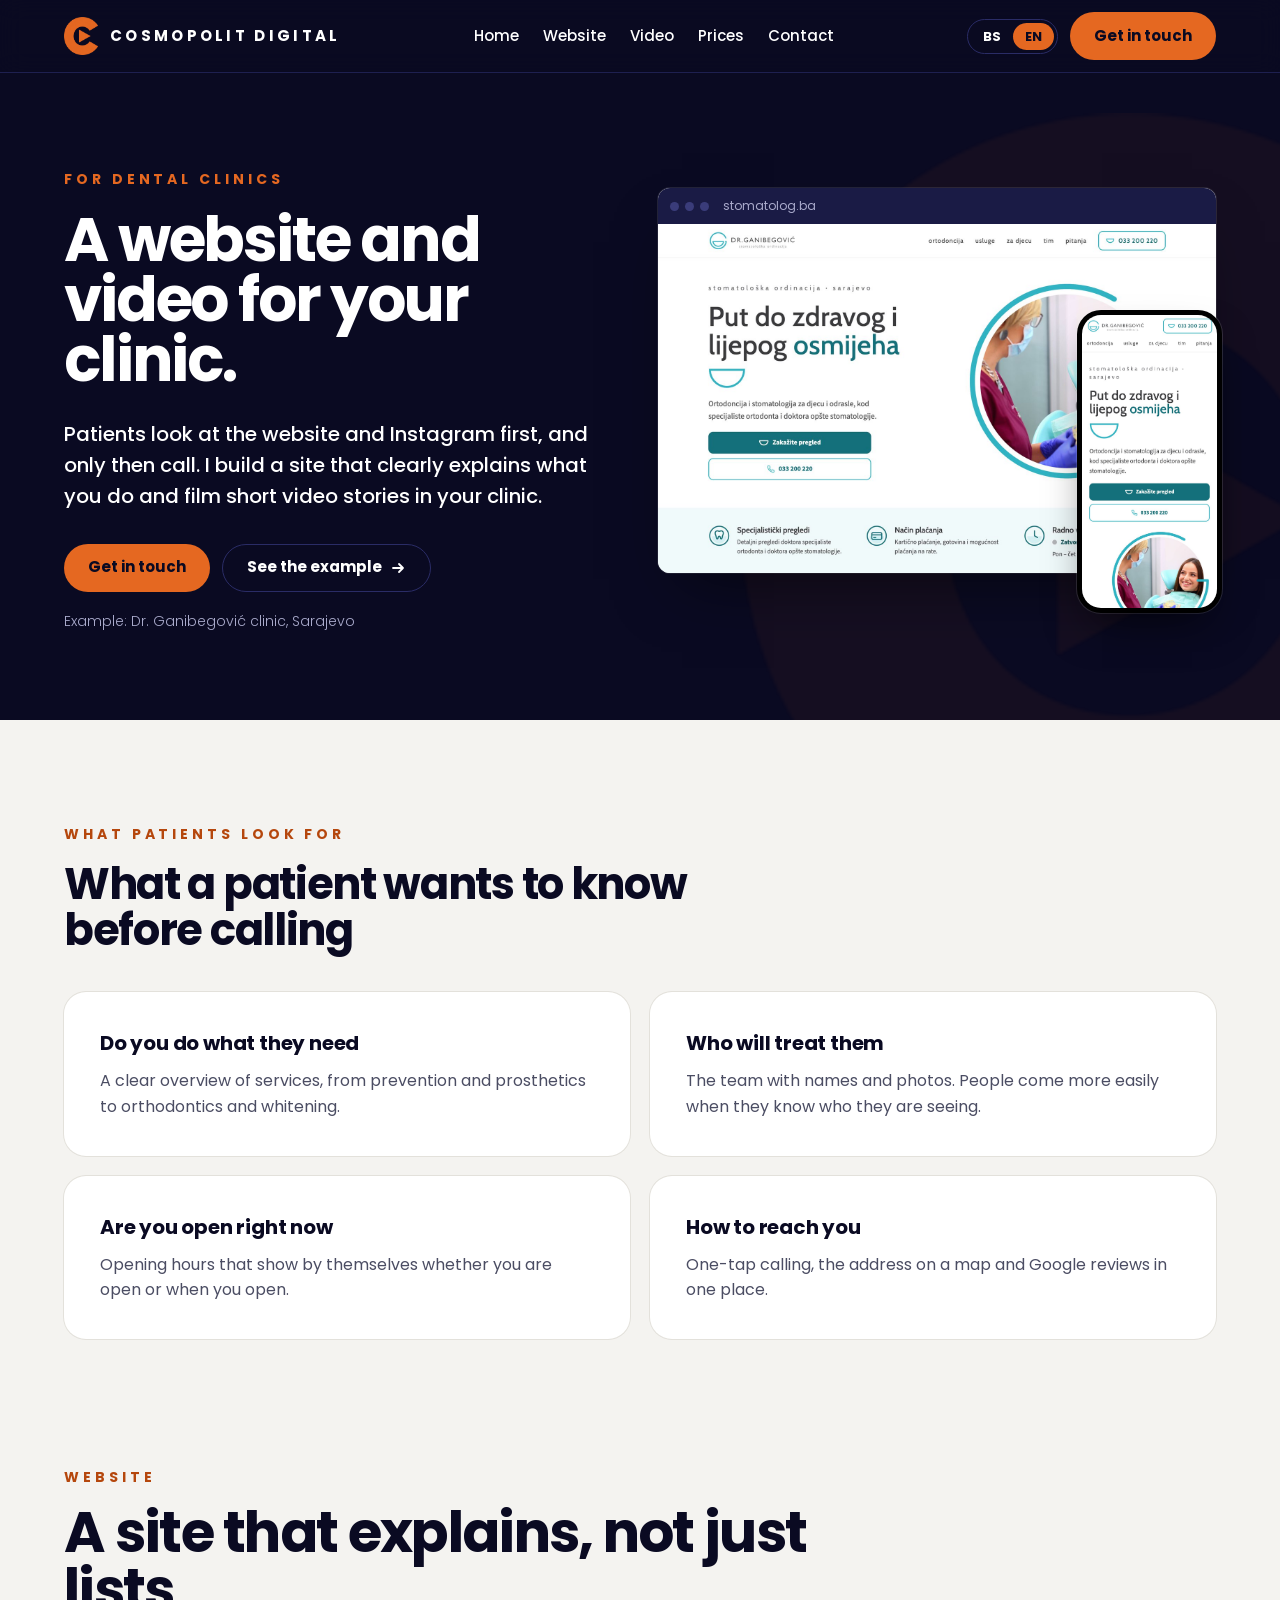
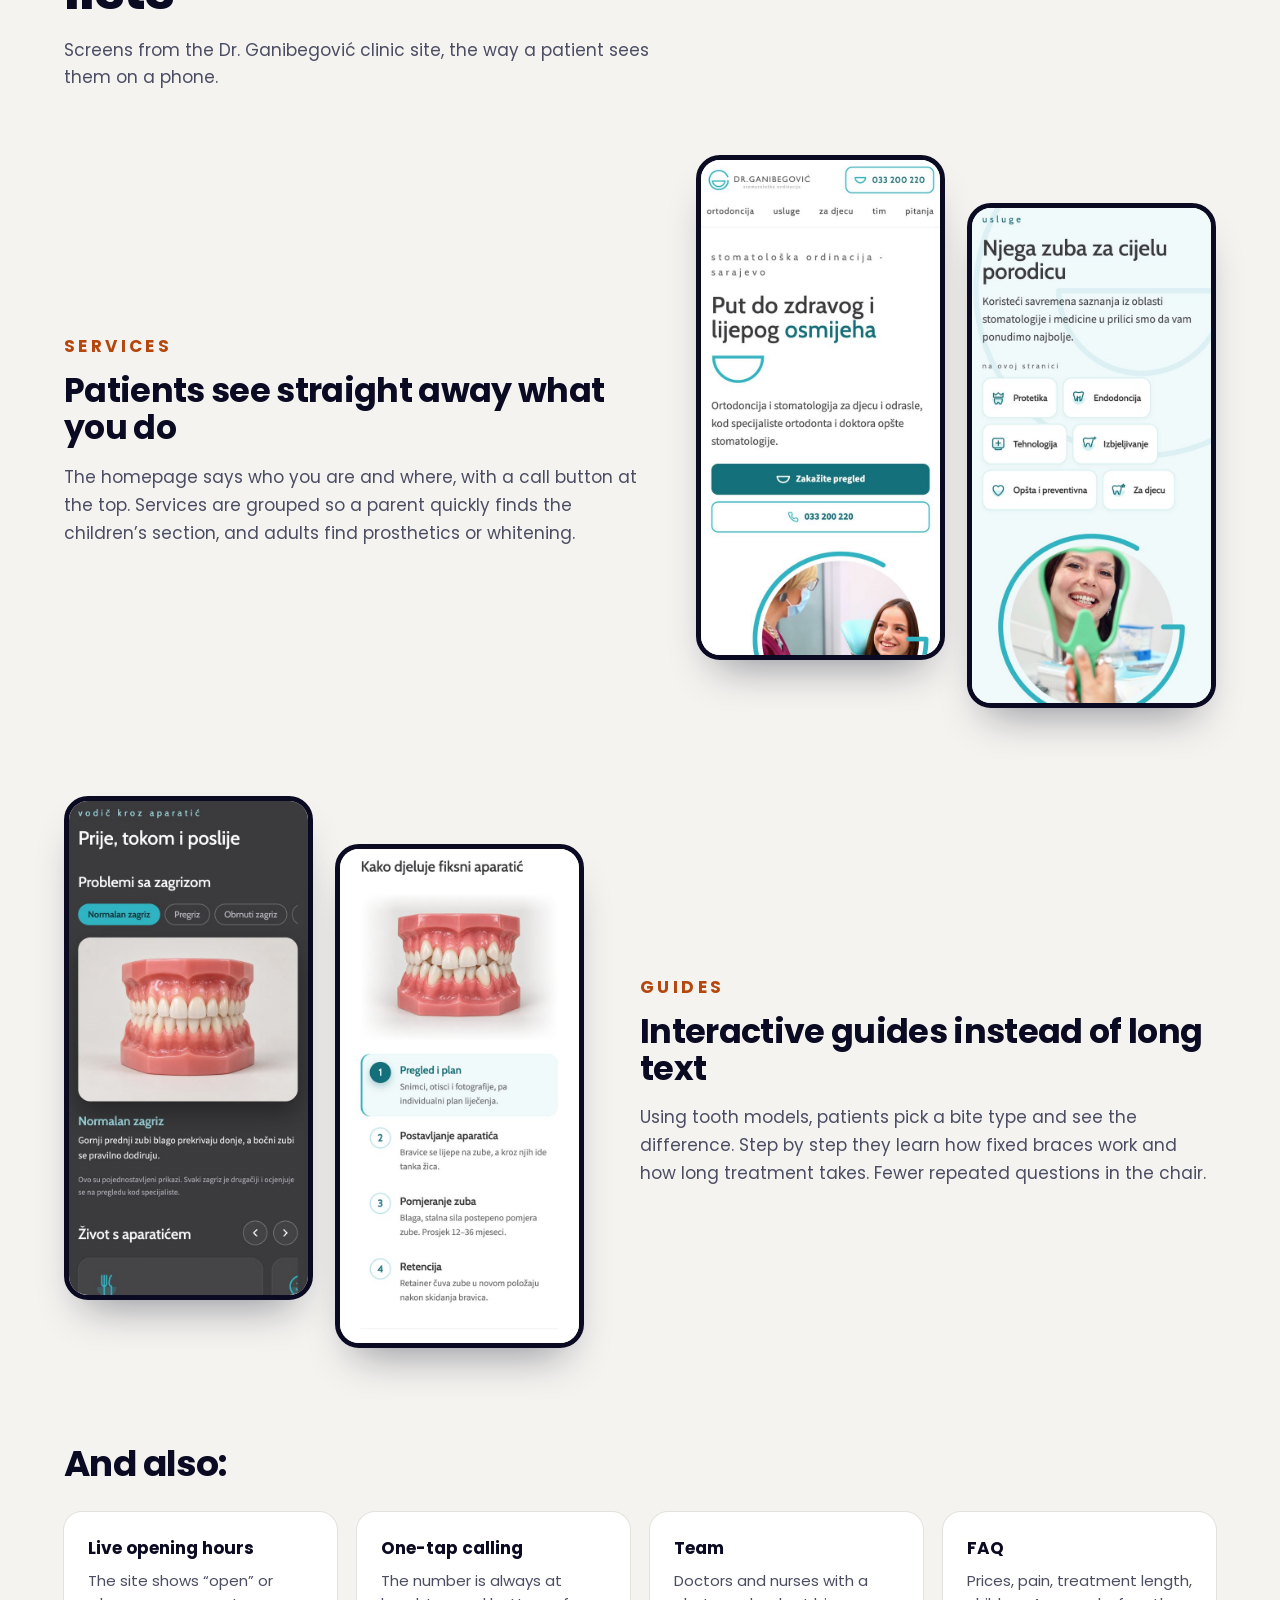
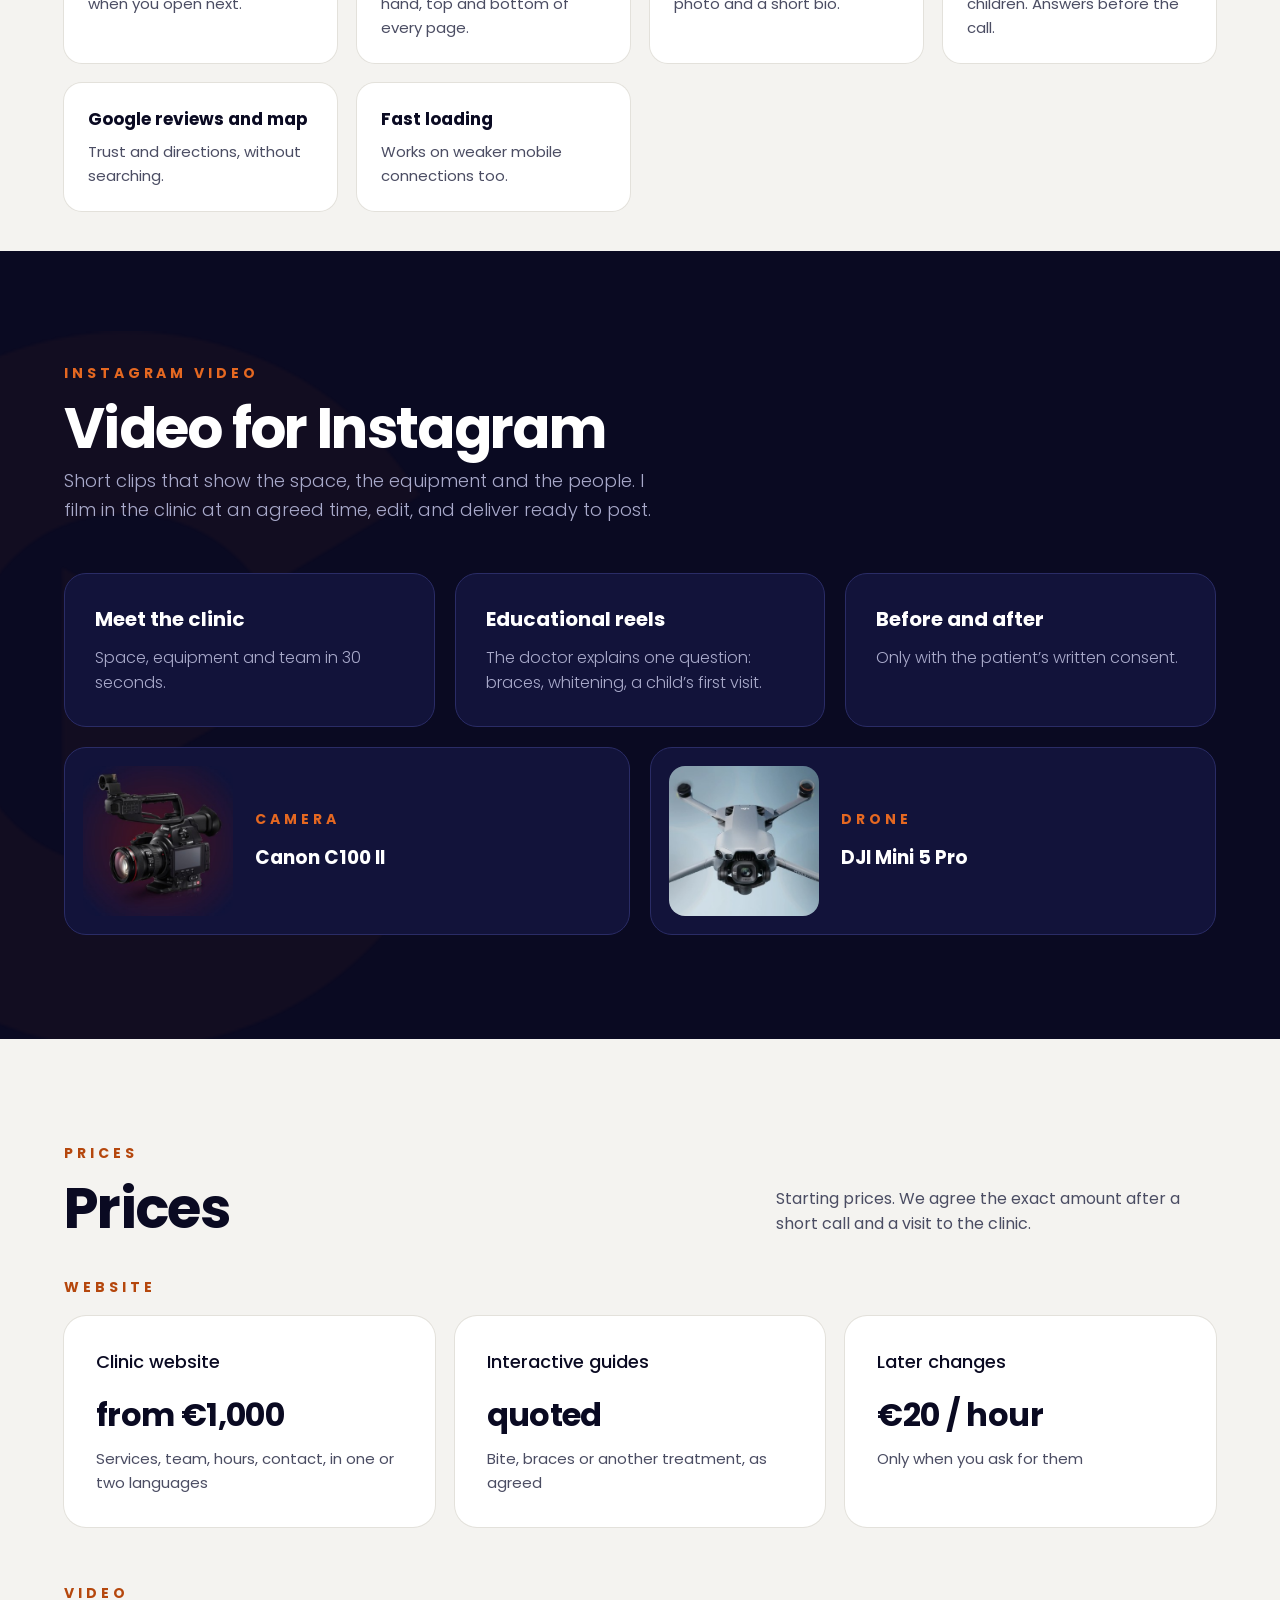
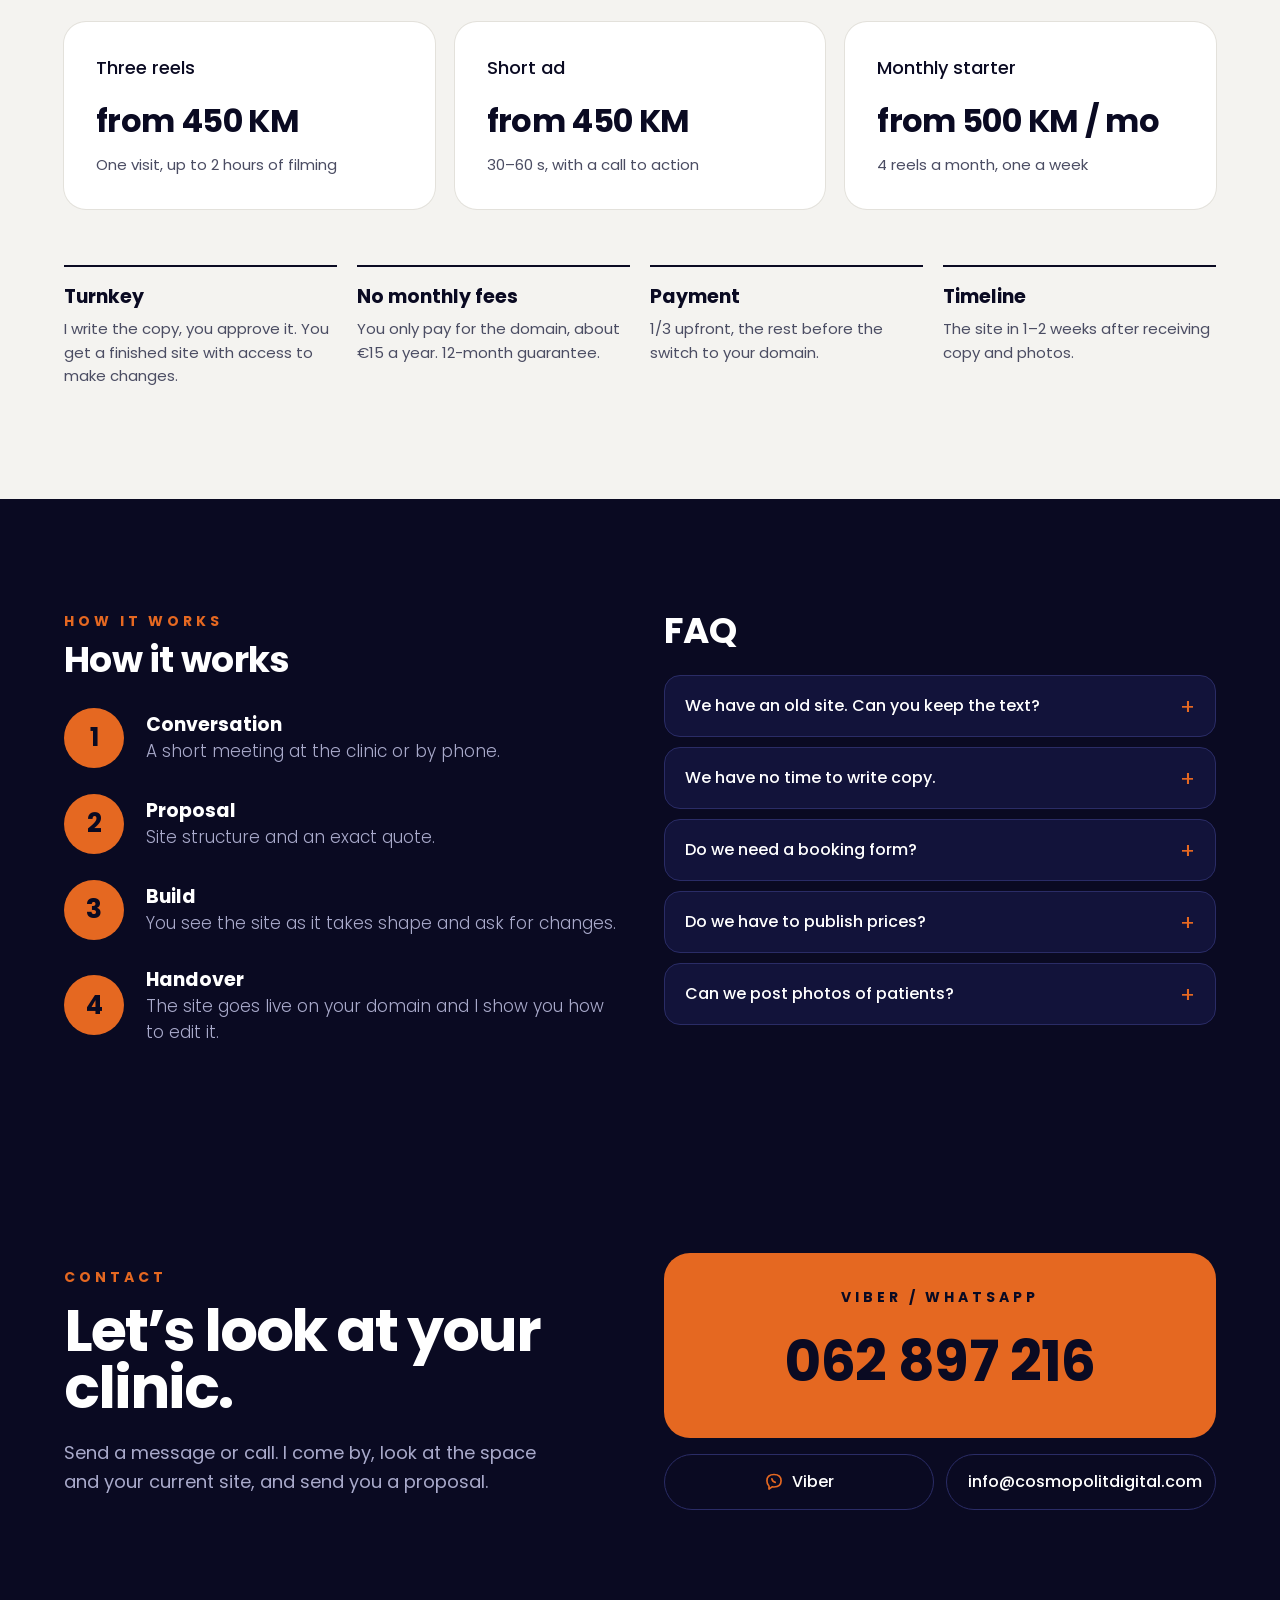
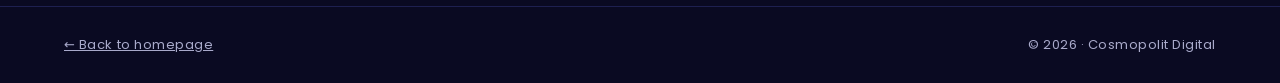
<file: public/en/ordinacije/index.html>
<!doctype html>
<html lang="en">
<head>
<meta charset="utf-8">
<meta name="viewport" content="width=device-width, initial-scale=1">
<title>Websites and video for dental clinics, Sarajevo | Cosmopolit Digital</title>
<meta name="description" content="A website for your dental clinic and short Instagram video. Example: Dr. Ganibegović clinic, Sarajevo. Website from €1,000, video from 450 KM.">
<meta name="theme-color" content="#0A0A22">
<link rel="canonical" href="https://cosmopolitdigital.com/en/ordinacije/">
<link rel="alternate" hreflang="bs" href="https://cosmopolitdigital.com/ordinacije/">
<link rel="alternate" hreflang="en" href="https://cosmopolitdigital.com/en/ordinacije/">
<meta property="og:type" content="website">
<meta property="og:title" content="Websites and video for dental clinics, Sarajevo | Cosmopolit Digital">
<meta property="og:description" content="A website for your dental clinic and short Instagram video. Example: Dr. Ganibegović clinic, Sarajevo. Website from €1,000, video from 450 KM.">
<meta property="og:image" content="https://cosmopolitdigital.com/assets/img/og.jpg">
<meta property="og:url" content="https://cosmopolitdigital.com/en/ordinacije/">
<meta name="twitter:card" content="summary_large_image">
<link rel="icon" type="image/png" sizes="32x32" href="../../favicon-32.png">
<link rel="apple-touch-icon" href="../../apple-touch-icon.png">
<link rel="preload" href="../../assets/fonts/poppins-bold.woff" as="font" type="font/woff" crossorigin>
<link rel="stylesheet" href="../../assets/css/site.css?v=9061a1c7">
<script type="application/ld+json">
{"@context":"https://schema.org","@type":"Service","name":"Websites and video for dental clinics, Sarajevo | Cosmopolit Digital","description":"A website for your dental clinic and short Instagram video. Example: Dr. Ganibegovi\u0107 clinic, Sarajevo. Website from \u20ac1,000, video from 450 KM.","url":"https://cosmopolitdigital.com/en/ordinacije/","inLanguage":"en","serviceType":"Web design and video for dental clinics","areaServed":["BA"],"provider":{"@type":"ProfessionalService","name":"Cosmopolit Digital","url":"https://cosmopolitdigital.com/","telephone":"+38762897216","email":"info@cosmopolitdigital.com"}}
</script>
</head>
<body>
<a class="skip" href="#main">Skip to content</a>

<header class="site-header">
  <div class="wrap">
    <a class="brand" href="../" aria-label="Cosmopolit Digital">
      <img src="../../assets/img/logo-mark.png" alt="" width="34" height="38">
      <span>COSMOPOLIT DIGITAL</span>
    </a>
    <nav class="nav" id="nav" aria-label="Main menu">
      <a href="../">Home</a>
      <a href="#stranica">Website</a>
      <a href="#video">Video</a>
      <a href="#cijene">Prices</a>
      <a href="#kontakt">Contact</a>
      <div class="nav-lang">
<a href="../../ordinacije/" lang="bs" hreflang="bs">BS</a><span aria-current="true">EN</span>      </div>
    </nav>
    <div class="header-right">
      <div class="lang">
<a href="../../ordinacije/" lang="bs" hreflang="bs">BS</a><span aria-current="true">EN</span>      </div>
      <a class="btn btn-orange" href="#kontakt">Get in touch</a>
      <button class="menu-btn" type="button" aria-controls="nav" aria-expanded="false" aria-label="Menu">
        <svg width="20" height="20" viewBox="0 0 20 20" fill="none" aria-hidden="true"><path d="M3 6h14M3 10h14M3 14h14" stroke="currentColor" stroke-width="1.8" stroke-linecap="round"/></svg>
      </button>
    </div>
  </div>
</header>

<main id="main">

<!-- HERO -->
<section class="hero has-mark">
  <img class="mark" src="../../assets/img/logo-mark.png" alt="" aria-hidden="true" style="right:-180px;top:40px">
  <div class="wrap">
    <div class="hero-copy">
      <p class="eyebrow">FOR DENTAL CLINICS</p>
      <h1 class="h-xl" style="font-size:clamp(40px,4.8vw,66px)">A website and video for your clinic.</h1>
      <p class="lead">Patients look at the website and Instagram first, and only then call. I build a site that clearly explains what you do and film short video stories in your clinic.</p>
      <div style="display:flex;flex-wrap:wrap;gap:12px;margin-top:32px">
        <a class="btn btn-orange" href="#kontakt">Get in touch</a>
        <a class="btn btn-ghost" href="https://stomatolog-ganibegovic.loco-moshe.workers.dev" target="_blank" rel="noopener">See the example <svg width="16" height="16" viewBox="0 0 16 16" fill="none" aria-hidden="true"><path d="M3 8h10M9 4l4 4-4 4" stroke="currentColor" stroke-width="1.8" stroke-linecap="round" stroke-linejoin="round"/></svg></a>
      </div>
      <p class="sub" style="margin-top:18px;font-size:14px">Example: Dr. Ganibegović clinic, Sarajevo</p>
    </div>
    <div class="hero-visual">
      <div class="devices">
        <div class="browser"><div class="browser-bar"><i></i><i></i><i></i><span>stomatolog.ba</span></div>
          <img src="../../assets/img/stomatolog-desktop.jpg" alt="Dr. Ganibegović clinic site on a computer" width="800" height="500" fetchpriority="high"></div>
        <div class="phone"><img src="../../assets/img/stomatolog-mobile.jpg" alt="Dr. Ganibegović clinic site on a phone" width="375" height="812"></div>
      </div>
    </div>
  </div>
</section>

<div class="light">
<!-- WHAT PATIENTS WANT -->
<section class="wrap section">
  <p class="eyebrow" style="margin-bottom:16px">WHAT PATIENTS LOOK FOR</p>
  <h2 class="h-md" style="max-width:760px">What a patient wants to know before calling</h2>
  <div class="grid-2" style="margin-top:40px">
    <div class="card-light audience"><h3 style="font-size:20px">Do you do what they need</h3><p class="muted">A clear overview of services, from prevention and prosthetics to orthodontics and whitening.</p></div>
    <div class="card-light audience"><h3 style="font-size:20px">Who will treat them</h3><p class="muted">The team with names and photos. People come more easily when they know who they are seeing.</p></div>
    <div class="card-light audience"><h3 style="font-size:20px">Are you open right now</h3><p class="muted">Opening hours that show by themselves whether you are open or when you open.</p></div>
    <div class="card-light audience"><h3 style="font-size:20px">How to reach you</h3><p class="muted">One-tap calling, the address on a map and Google reviews in one place.</p></div>
  </div>
</section>

<!-- FEATURES -->
<section id="stranica" class="wrap section" style="padding-top:88px">
  <p class="eyebrow" style="margin-bottom:16px">WEBSITE</p>
  <h2 class="h-lg" style="max-width:820px">A site that explains, not just lists</h2>
  <p class="sub" style="margin-top:18px;max-width:620px;font-size:17px">Screens from the Dr. Ganibegović clinic site, the way a patient sees them on a phone.</p>
  <div class="features">
    <article class="feature">
      <div class="feature-copy">
        <p class="tag">SERVICES</p>
        <h3>Patients see straight away what you do</h3>
        <p class="muted">The homepage says who you are and where, with a call button at the top. Services are grouped so a parent quickly finds the children’s section, and adults find prosthetics or whitening.</p>
      </div>
      <div class="feature-shot phones">
<img src="../../assets/img/ord/home.jpg" alt="Clinic homepage on a phone" width="600" height="1216" loading="lazy"><img src="../../assets/img/ord/usluge.jpg" alt="Clinic services overview on a phone" width="600" height="1216" loading="lazy">      </div>
    </article>
    <article class="feature flip">
      <div class="feature-copy">
        <p class="tag">GUIDES</p>
        <h3>Interactive guides instead of long text</h3>
        <p class="muted">Using tooth models, patients pick a bite type and see the difference. Step by step they learn how fixed braces work and how long treatment takes. Fewer repeated questions in the chair.</p>
      </div>
      <div class="feature-shot phones">
<img src="../../assets/img/ord/zagriz.jpg" alt="Interactive guide to bite problems" width="600" height="1216" loading="lazy"><img src="../../assets/img/ord/aparatic.jpg" alt="Guide to the stages of fixed braces treatment" width="600" height="1216" loading="lazy">      </div>
    </article>
  </div>
  <h3 class="h-sm" style="margin-top:96px;margin-bottom:28px">And also:</h3>
  <ul class="more-grid">
<li><strong>Live opening hours</strong><span class="muted">The site shows “open” or when you open next.</span></li><li><strong>One-tap calling</strong><span class="muted">The number is always at hand, top and bottom of every page.</span></li><li><strong>Team</strong><span class="muted">Doctors and nurses with a photo and a short bio.</span></li><li><strong>FAQ</strong><span class="muted">Prices, pain, treatment length, children. Answers before the call.</span></li><li><strong>Google reviews and map</strong><span class="muted">Trust and directions, without searching.</span></li><li><strong>Fast loading</strong><span class="muted">Works on weaker mobile connections too.</span></li>  </ul>
</section>
</div>

<!-- VIDEO -->
<section id="video" class="video has-mark">
  <img class="mark" src="../../assets/img/logo-mark.png" alt="" aria-hidden="true" style="left:-220px;top:80px;width:640px;opacity:.04">
  <div class="wrap" style="padding-bottom:104px">
    <p class="eyebrow">INSTAGRAM VIDEO</p>
    <h2 class="h-lg" style="margin-top:16px">Video for Instagram</h2>
    <p class="sub" style="font-size:18px">Short clips that show the space, the equipment and the people. I film in the clinic at an agreed time, edit, and deliver ready to post.</p>
    <div class="grid-3" style="margin-top:48px">
<div class="box"><h3 style="font-size:20px">Meet the clinic</h3><p class="note" style="font-size:16px">Space, equipment and team in 30 seconds.</p></div><div class="box"><h3 style="font-size:20px">Educational reels</h3><p class="note" style="font-size:16px">The doctor explains one question: braces, whitening, a child’s first visit.</p></div><div class="box"><h3 style="font-size:20px">Before and after</h3><p class="note" style="font-size:16px">Only with the patient’s written consent.</p></div>    </div>
    <div class="grid-2" style="margin-top:20px">
      <div class="box gear"><img src="../../assets/img/gear-c100.jpg" alt="Canon C100 II" width="400" height="370" loading="lazy"><div><p class="eyebrow">CAMERA</p><h3>Canon C100 II</h3></div></div>
      <div class="box gear"><img src="../../assets/img/gear-mini5.jpg" alt="DJI Mini 5 Pro" width="400" height="370" loading="lazy"><div><p class="eyebrow">DRONE</p><h3>DJI Mini 5 Pro</h3></div></div>
    </div>
  </div>
</section>

<!-- PRICES -->
<div class="light">
<section id="cijene" class="wrap section" style="padding-bottom:112px">
  <p class="eyebrow" style="margin-bottom:16px">PRICES</p>
  <div class="section-head">
    <h2 class="h-lg">Prices</h2>
    <p class="muted">Starting prices. We agree the exact amount after a short call and a visit to the clinic.</p>
  </div>
  <h3 class="terms-title" style="margin-top:8px;margin-bottom:18px">Website</h3>
  <div class="grid-3 web-prices">
<div class="card-light price"><h3>Clinic website</h3><p class="amount" style="font-size:32px">from €1,000</p><p class="muted desc">Services, team, hours, contact, in one or two languages</p></div><div class="card-light price"><h3>Interactive guides</h3><p class="amount" style="font-size:32px">quoted</p><p class="muted desc">Bite, braces or another treatment, as agreed</p></div><div class="card-light price"><h3>Later changes</h3><p class="amount" style="font-size:32px">€20 / hour</p><p class="muted desc">Only when you ask for them</p></div>  </div>
  <h3 class="terms-title" style="margin-bottom:18px">Video</h3>
  <div class="grid-3 web-prices">
<div class="card-light price"><h3>Three reels</h3><p class="amount" style="font-size:32px">from 450 KM</p><p class="muted desc">One visit, up to 2 hours of filming</p></div><div class="card-light price"><h3>Short ad</h3><p class="amount" style="font-size:32px">from 450 KM</p><p class="muted desc">30–60 s, with a call to action</p></div><div class="card-light price"><h3>Monthly starter</h3><p class="amount" style="font-size:32px">from 500 KM / mo</p><p class="muted desc">4 reels a month, one a week</p></div>  </div>
  <ul class="terms" style="margin-top:56px">
<li><strong>Turnkey</strong><span class="muted">I write the copy, you approve it. You get a finished site with access to make changes.</span></li><li><strong>No monthly fees</strong><span class="muted">You only pay for the domain, about €15 a year. 12-month guarantee.</span></li><li><strong>Payment</strong><span class="muted">1/3 upfront, the rest before the switch to your domain.</span></li><li><strong>Timeline</strong><span class="muted">The site in 1–2 weeks after receiving copy and photos.</span></li>  </ul>
</section>
</div>

<!-- STEPS + FAQ -->
<section class="video">
  <div class="wrap" style="padding-bottom:104px">
    <div class="split" style="margin-top:0">
      <div>
        <p class="eyebrow" style="margin-bottom:8px">HOW IT WORKS</p>
        <h3 class="h-sm" style="margin-bottom:28px">How it works</h3>
        <ol class="steps"><li><span class="num" aria-hidden="true">1</span><span><strong style="letter-spacing:0;font-size:19px">Conversation</strong><span>A short meeting at the clinic or by phone.</span></span></li><li><span class="num" aria-hidden="true">2</span><span><strong style="letter-spacing:0;font-size:19px">Proposal</strong><span>Site structure and an exact quote.</span></span></li><li><span class="num" aria-hidden="true">3</span><span><strong style="letter-spacing:0;font-size:19px">Build</strong><span>You see the site as it takes shape and ask for changes.</span></span></li><li><span class="num" aria-hidden="true">4</span><span><strong style="letter-spacing:0;font-size:19px">Handover</strong><span>The site goes live on your domain and I show you how to edit it.</span></span></li></ol>
      </div>
      <div>
        <h3 class="h-sm" style="margin-bottom:24px">FAQ</h3>
        <div class="faq">
<details><summary>We have an old site. Can you keep the text?</summary><p>Yes. I move the existing text over word for word, and you decide what changes.</p></details><details><summary>We have no time to write copy.</summary><p>You don’t need to. I draft it after our conversation; you just read and approve.</p></details><details><summary>Do we need a booking form?</summary><p>Not necessarily. Most patients prefer to call or send a message, so there is a call button on every page.</p></details><details><summary>Do we have to publish prices?</summary><p>No. Prices can be on the site, approximate, or left out, as you prefer.</p></details><details><summary>Can we post photos of patients?</summary><p>Only with the patient’s written consent. For video we usually film the space, equipment and team, without patients.</p></details>        </div>
      </div>
    </div>
  </div>
</section>

<!-- CONTACT -->
<section id="kontakt" class="contact">
  <div class="wrap">
    <div>
      <p class="eyebrow" style="margin-bottom:14px">CONTACT</p>
      <h2 class="h-xl" style="font-size:clamp(38px,4.6vw,62px)">Let’s look at your clinic.</h2>
      <p class="muted" style="margin-top:22px;font-size:18px;line-height:1.6;max-width:480px">Send a message or call. I come by, look at the space and your current site, and send you a proposal.</p>
    </div>
    <div>
      <a class="phone-card" href="https://wa.me/38762897216?text=Hello%2C%20I%20am%20interested%20in%20a%20website%20/%20video%20for%20a%20clinic." target="_blank" rel="noopener"><small>VIBER / WHATSAPP</small><strong>062 897 216</strong></a>
      <div class="contact-links">
        <a class="btn btn-ghost" href="viber://chat?number=%2B38762897216"><svg width="20" height="20" viewBox="0 0 24 24" fill="none" aria-hidden="true"><path d="M12 3c5 0 8.5 2.6 8.5 7.6S17 18 12 18c-.8 0-1.6-.1-2.3-.2L6 20.5v-3.6C4.3 15.5 3.5 13.3 3.5 10.6 3.5 5.6 7 3 12 3z" stroke="#E56821" stroke-width="2" stroke-linejoin="round"/><path d="M9.5 8.2c.3 1.9 1.9 3.6 4 4.2" stroke="#E56821" stroke-width="2" stroke-linecap="round"/></svg>Viber</a>
        <a class="btn btn-ghost" href="mailto:info@cosmopolitdigital.com"><svg width="20" height="20" viewBox="0 0 24 24" fill="none" aria-hidden="true"><rect x="3" y="5" width="18" height="14" rx="2" stroke="#E56821" stroke-width="2"/><path d="M3.5 6.5l8.5 6.5 8.5-6.5" stroke="#E56821" stroke-width="2" stroke-linejoin="round"/></svg>info@cosmopolitdigital.com</a>
      </div>
    </div>
  </div>
</section>
</main>

<footer class="site-footer">
  <div class="wrap">
    <a href="../" style="letter-spacing:.04em">← Back to homepage</a>
    <span style="letter-spacing:.04em">© 2026 · Cosmopolit Digital</span>
  </div>
</footer>

<script>
(function(){
  var b=document.querySelector('.menu-btn'),n=document.getElementById('nav');
  if(!b||!n)return;
  b.addEventListener('click',function(){var o=n.classList.toggle('open');b.setAttribute('aria-expanded',o)});
  n.addEventListener('click',function(e){if(e.target.tagName==='A'){n.classList.remove('open');b.setAttribute('aria-expanded','false')}});
})();
</script>
</body>
</html>
</file>
<file: public/assets/css/site.css>
/* Cosmopolit Digital — site styles */
@font-face{font-family:Poppins;font-weight:300;font-style:normal;font-display:swap;src:url(../fonts/poppins-light.woff) format("woff")}
@font-face{font-family:Poppins;font-weight:400;font-style:normal;font-display:swap;src:url(../fonts/poppins-regular.woff) format("woff")}
@font-face{font-family:Poppins;font-weight:500;font-style:normal;font-display:swap;src:url(../fonts/poppins-medium.woff) format("woff")}
@font-face{font-family:Poppins;font-weight:700;font-style:normal;font-display:swap;src:url(../fonts/poppins-bold.woff) format("woff")}

:root{
  --navy:#0A0A22; --card:#12133A; --line:#2A2C66; --line-soft:#1E2050;
  --orange:#E56821; --orange-hover:#F07F3E; --orange-text:#B5470D;
  --muted:#A9AACB; --paper:#F4F3F0; --ink:#0A0A22; --ink-muted:#4B4D63; --paper-line:#E3E1DB;
  --radius:22px; --wrap:1200px;
}
*,*::before,*::after{box-sizing:border-box}
html{scroll-behavior:smooth;scroll-padding-top:84px;-webkit-text-size-adjust:100%}
@media (prefers-reduced-motion:reduce){html{scroll-behavior:auto}}
body{margin:0;background:var(--navy);color:#fff;font-family:Poppins,system-ui,-apple-system,"Segoe UI",sans-serif;font-size:16px;line-height:1.5;overflow-x:hidden}
img{display:block;max-width:100%;height:auto}
a{color:var(--orange)}a:hover{color:var(--orange-hover)}
h1,h2,h3,h4,p,ul,ol{margin:0}
ul,ol{padding:0;list-style:none}
:focus-visible{outline:3px solid var(--orange);outline-offset:3px;border-radius:6px}
.wrap{max-width:var(--wrap);margin:0 auto;padding-left:24px;padding-right:24px}
.skip{position:absolute;left:-9999px;top:8px;z-index:100;background:var(--orange);color:var(--navy);padding:10px 16px;border-radius:999px;font-weight:700}
.skip:focus{left:16px}

/* type */
.eyebrow{font-size:14px;font-weight:700;letter-spacing:.28em;color:var(--orange);text-transform:uppercase}
.light .eyebrow,.light .tag{color:var(--orange-text)}
.h-xl{font-weight:700;font-size:clamp(44px,6vw,84px);line-height:.98;letter-spacing:-.035em}
.h-lg{font-weight:700;font-size:clamp(36px,4.4vw,60px);line-height:1.02;letter-spacing:-.03em}
.h-md{font-weight:700;font-size:clamp(30px,3.4vw,46px);line-height:1.05;letter-spacing:-.03em}
.h-sm{font-weight:700;font-size:clamp(26px,2.8vw,38px);letter-spacing:-.02em;line-height:1.1}
.lead{font-size:20px;line-height:1.55;font-weight:500}
.sub{font-size:17px;line-height:1.6;font-weight:300;color:var(--muted)}
.light .sub,.light .muted{color:var(--ink-muted);font-weight:400}
.muted{color:var(--muted)}
.tag{font-size:13px;font-weight:700;letter-spacing:.2em;color:var(--orange);text-transform:uppercase}

/* buttons */
.btn{display:inline-flex;align-items:center;justify-content:center;gap:8px;min-height:48px;padding:0 24px;border-radius:999px;font-weight:700;font-size:15px;text-decoration:none;transition:background .15s,color .15s,border-color .15s}
.btn-orange{background:var(--orange);color:var(--navy)}
.btn-orange:hover{background:var(--orange-hover);color:var(--navy)}
.btn-ghost{border:1.5px solid var(--line);color:#fff}
.btn-ghost:hover{border-color:var(--orange);color:#fff}

/* header */
.site-header{position:sticky;top:0;z-index:50;background:rgba(10,10,34,.9);-webkit-backdrop-filter:blur(12px);backdrop-filter:blur(12px);border-bottom:1px solid var(--line-soft)}
.site-header .wrap{display:flex;align-items:center;justify-content:space-between;gap:16px 24px;min-height:72px}
.brand{display:flex;align-items:center;gap:12px;color:#fff;text-decoration:none}
.brand img{width:34px}
.brand span{font-weight:700;font-size:15px;letter-spacing:.22em;white-space:nowrap}
.brand:hover{color:#fff}
.nav{display:flex;align-items:center;gap:24px;font-size:15px;font-weight:500}
.nav a{color:#fff;text-decoration:none;padding:8px 0;white-space:nowrap}
.nav a:hover{color:var(--orange)}
.nav-lang{display:none}
.header-right{display:flex;align-items:center;gap:12px}
.lang{display:flex;border:1px solid var(--line);border-radius:999px;padding:3px;font-size:13px;font-weight:700}
.lang a,.lang span{padding:7px 12px;border-radius:999px;color:#fff;text-decoration:none;line-height:1}
.lang [aria-current]{background:var(--orange);color:var(--navy)}
.menu-btn{display:none;width:44px;height:44px;border-radius:12px;border:1px solid var(--line);background:transparent;color:#fff;cursor:pointer;align-items:center;justify-content:center}
@media (max-width:1120px){
  .nav{display:none;position:absolute;left:0;right:0;top:100%;flex-direction:column;align-items:stretch;gap:0;background:var(--navy);border-bottom:1px solid var(--line-soft);padding:8px 24px 20px}
  .nav.open{display:flex}
  .nav a{padding:14px 0;border-bottom:1px solid var(--line-soft);font-size:17px}
  .menu-btn{display:inline-flex}
  .header-right .btn{display:none}
}
@media (max-width:600px){
  .header-right .lang{display:none}
  .nav .nav-lang{display:flex;gap:10px;padding-top:16px;border:0}
  .nav .nav-lang a,.nav .nav-lang span{padding:8px 16px;border:1px solid var(--line);border-radius:999px;font-size:14px;font-weight:700}
  .nav .nav-lang [aria-current]{background:var(--orange);color:var(--navy);border-color:var(--orange)}
  .phone{right:0}
  .price .amount{font-size:34px}
}
@media (max-width:380px){.brand span{font-size:13px;letter-spacing:.14em}}

/* watermark logo */
.has-mark{position:relative;overflow:hidden}
.mark{position:absolute;opacity:.05;pointer-events:none;width:720px;max-width:none}

/* hero */
.hero .wrap{position:relative;display:flex;flex-wrap:wrap;align-items:center;gap:56px;padding-top:96px;padding-bottom:88px}
.hero-copy{flex:1 1 480px;min-width:0}
.hero-copy .eyebrow{margin-bottom:20px}
.hero-copy .lead{margin-top:28px;max-width:560px}
.hero-copy .sub{margin-top:12px;max-width:540px}
.doors{margin-top:36px;display:grid;grid-template-columns:repeat(2,minmax(0,1fr));gap:14px;max-width:580px}
.door{display:flex;flex-direction:column;gap:6px;padding:20px 22px;border-radius:18px;background:var(--card);border:1px solid var(--line);color:#fff;text-decoration:none;transition:border-color .15s,transform .15s}
.door:hover{border-color:var(--orange);color:#fff;transform:translateY(-2px)}
.door strong{display:flex;align-items:center;justify-content:space-between;font-size:18px}
.door small{font-size:14px;color:var(--muted);line-height:1.45}
@media (max-width:520px){.doors{grid-template-columns:1fr}}
.hero-visual{flex:1 1 500px;min-width:0}

/* device mockups */
.devices{position:relative;padding-bottom:40px}
.browser{border-radius:12px;overflow:hidden;background:#fff;box-shadow:0 30px 60px -24px rgba(0,0,0,.55),0 0 0 1px rgba(255,255,255,.1)}
.light .browser{box-shadow:0 24px 50px -22px rgba(10,10,34,.4),0 0 0 1px rgba(10,10,34,.1)}
.browser-bar{display:flex;align-items:center;gap:6px;padding:9px 12px;background:#1A1B45;font-size:12px;color:var(--muted)}
.light .browser-bar{background:#ECEAE5;color:#5C5F73}
.browser-bar i{width:9px;height:9px;border-radius:50%;background:#3A3C7A}
.light .browser-bar i{background:#D2CFC8}
.browser-bar span{margin-left:8px}
.browser img{width:100%;aspect-ratio:16/10;object-fit:cover;object-position:top}
.phone{position:absolute;right:-6px;bottom:0;width:26%;max-width:160px;border-radius:24px;padding:5px;background:#000;box-shadow:0 22px 44px -14px rgba(0,0,0,.6),0 0 0 1px rgba(255,255,255,.14)}
.light .phone{background:var(--navy);box-shadow:0 20px 40px -14px rgba(10,10,34,.5)}
.phone img{width:100%;aspect-ratio:375/812;object-fit:cover;object-position:top;border-radius:19px}
.devices.small .phone{max-width:120px;border-radius:20px;padding:4px}
.devices.small .phone img{border-radius:16px}

/* light section */
.light{background:var(--paper);color:var(--ink)}
.section{padding-top:104px;padding-bottom:40px}
.section-head{display:flex;flex-wrap:wrap;align-items:flex-end;justify-content:space-between;gap:16px;margin-bottom:40px}
.section-head p{max-width:440px;font-size:16px;line-height:1.6}
.card-light{background:#fff;border-radius:var(--radius);box-shadow:0 0 0 1px var(--paper-line)}
.grid-2{display:grid;grid-template-columns:repeat(auto-fit,minmax(min(100%,420px),1fr));gap:20px}
.grid-3{display:grid;grid-template-columns:repeat(auto-fit,minmax(min(100%,320px),1fr));gap:20px}
.audience{padding:36px}
.audience h3{font-size:24px;font-weight:700;letter-spacing:-.01em}
.audience > p{margin-top:10px;line-height:1.6}
.checks{display:flex;flex-direction:column;gap:12px;margin-top:20px}
.checks li{display:flex;gap:12px;align-items:flex-start}
.checks li::before{content:"";flex:none;width:22px;height:22px;margin-top:1px;border-radius:50%;background:var(--orange) url("data:image/svg+xml,%3Csvg xmlns='http://www.w3.org/2000/svg' viewBox='0 0 22 22'%3E%3Cpath d='M6.5 11.2l3 3 6-6.4' fill='none' stroke='%230A0A22' stroke-width='2' stroke-linecap='round' stroke-linejoin='round'/%3E%3C/svg%3E") center/100% no-repeat}
.checks.big{gap:14px;font-size:17px}
.checks.big li{align-items:center}
.checks.big li::before{width:26px;height:26px;margin:0}

/* projects */
.projects{display:flex;flex-direction:column;gap:28px}
.project{padding:40px;display:flex;flex-wrap:wrap;align-items:center;gap:48px}
.project-copy{flex:1 1 340px;min-width:0}
.project-copy .tag{margin-bottom:12px}
.project h3{font-weight:700;font-size:32px;letter-spacing:-.02em;line-height:1.1}
.project-copy > p{margin-top:16px;line-height:1.65}
.project .devices{flex:1.4 1 480px;min-width:0}
.pills{display:flex;flex-wrap:wrap;gap:8px;margin-top:22px}
.pills li{padding:7px 14px;border-radius:999px;border:1.5px solid var(--orange);font-size:13px;font-weight:500;letter-spacing:.04em}
.link-arrow{display:inline-flex;align-items:center;gap:8px;min-height:44px;margin-top:18px;font-weight:700;font-size:15px;color:var(--ink);text-decoration:none;border-bottom:2px solid var(--orange)}
.link-arrow:hover{color:var(--orange-text)}
.project-small{padding:32px;display:flex;flex-direction:column;gap:24px}
.project-small h3{font-size:26px}
.project-small .project-copy{flex:none}
@media (max-width:560px){.project,.project-small,.audience{padding:24px}}

/* price cards */
.price{padding:32px}
.price h3{font-size:18px;font-weight:500}
.price .amount{margin-top:16px;font-weight:700;font-size:40px;letter-spacing:-.02em}
.price .amount small{font-size:16px;font-weight:400;white-space:nowrap}
.price .amount .cur{font-size:18px;font-weight:700}
.price > p:last-child{margin-top:8px;font-size:15px;line-height:1.6}
.price-dark{position:relative;background:var(--navy);color:#fff;border-radius:var(--radius);box-shadow:0 0 0 2px var(--orange)}
.price-dark .amount{color:var(--orange)}
.price-dark .amount small,.price-dark > p:last-child{color:var(--muted)}
.badge{position:absolute;top:-13px;left:24px;padding:4px 12px;border-radius:999px;background:var(--orange);color:var(--navy);font-size:12px;font-weight:700;letter-spacing:.16em}

/* video */
.video .wrap{position:relative;padding-top:112px;padding-bottom:40px}
.video .lead{margin-top:26px;max-width:620px}
.video .sub{margin-top:10px;max-width:600px}
.chips{display:flex;flex-wrap:wrap;gap:10px;margin-top:30px}
.chips li{padding:10px 20px;border-radius:999px;border:1.5px solid var(--orange);font-size:14px;font-weight:500;letter-spacing:.16em}
.block-head{margin-top:88px;margin-bottom:28px}
.block-head .eyebrow{margin-bottom:8px}
.packages{display:grid;grid-template-columns:repeat(auto-fit,minmax(min(100%,340px),1fr));gap:18px}
.pkg{position:relative;background:var(--card);border-radius:var(--radius);padding:30px;border:1px solid var(--line);display:flex;flex-direction:column;gap:12px}
.pkg.hot{border:1.5px solid var(--orange)}
.pkg-top{display:flex;flex-direction:column;gap:2px}
.pkg h4{font-size:21px;font-weight:500}
.pkg p{font-size:15px;line-height:1.6;color:var(--muted);font-weight:300}
.pkg .pkg-price{white-space:nowrap;color:var(--orange);font-weight:700;font-size:16px;line-height:1.2}
.pkg .pkg-price small{font-size:15px;color:var(--muted);font-weight:400}
.pkg .pkg-price b{font-size:44px;letter-spacing:-.02em}
.split{display:flex;flex-wrap:wrap;gap:24px 48px;margin-top:56px}
.split > *{flex:1 1 420px;min-width:0}
.stack{display:flex;flex-direction:column;gap:18px}
.box{background:var(--card);border-radius:var(--radius);padding:30px;border:1px solid var(--line)}
.box.hot{border:1.5px solid var(--orange)}
.box .eyebrow{margin-bottom:14px}
.row{display:flex;justify-content:space-between;gap:12px;padding:7px 0}
.row + .row{border-top:1px solid var(--line-soft)}
.row b{color:var(--orange);white-space:nowrap}
.row .muted small{font-size:13px}
.box .note{margin-top:12px;font-size:14px;line-height:1.55;color:var(--muted);font-weight:300}
.lg-rows .row{font-size:18px;font-weight:500}
.steps{display:flex;flex-direction:column;gap:26px}
.steps li{display:flex;gap:22px;align-items:center}
.num{flex:none;width:60px;height:60px;border-radius:50%;background:var(--orange);color:var(--navy);font-weight:700;font-size:26px;display:flex;align-items:center;justify-content:center}
.steps strong{display:block;font-size:20px;letter-spacing:.14em}
.steps span span{display:block;font-size:17px;color:var(--muted);font-weight:300}
.fineprint{margin-top:22px;font-size:13px;color:var(--muted);font-weight:300;line-height:1.55}
.gear-label{font-size:12px;font-weight:700;letter-spacing:.24em;color:var(--orange)}
.gear-name{font-size:24px;font-weight:700;margin-top:6px}

/* contact */
.contact .wrap{display:flex;flex-wrap:wrap;align-items:center;gap:48px;padding-top:104px;padding-bottom:96px}
.contact .wrap > *{flex:1 1 420px;min-width:0}
.ask{display:flex;flex-direction:column;gap:14px}
.ask li{display:flex;gap:16px;align-items:center;font-size:22px;font-weight:500}
.ask .num{width:40px;height:40px;font-size:17px}
.phone-card{display:block;background:var(--orange);color:var(--navy);border-radius:26px;padding:34px 32px;text-decoration:none;text-align:center;transition:background .15s}
.phone-card:hover{background:var(--orange-hover);color:var(--navy)}
.phone-card small{display:block;font-size:14px;font-weight:700;letter-spacing:.28em}
.phone-card strong{display:block;margin-top:12px;font-size:clamp(36px,4.4vw,56px);font-weight:700;letter-spacing:-.01em}
.contact-links{display:grid;grid-template-columns:repeat(auto-fit,minmax(min(100%,200px),1fr));gap:12px;margin-top:16px}
.contact-links .btn{min-height:56px;font-weight:500;font-size:16px}

/* footer */
.site-footer{border-top:1px solid var(--line-soft)}
.site-footer .wrap{display:flex;flex-wrap:wrap;justify-content:space-between;gap:12px;padding-top:28px;padding-bottom:28px;font-size:13px;letter-spacing:.2em;color:var(--muted)}
.site-footer a{color:var(--muted)}

/* web pricing */
.web-prices{gap:20px}
.web-prices .price{display:flex;flex-direction:column}
.price .amount .alt{font-size:18px;font-weight:500;color:var(--ink-muted)}
.price-dark .amount .alt{color:var(--muted)}
.price .regular{margin-top:4px;font-size:14px;color:var(--muted)}
.price .desc{margin-top:12px;font-size:15px;line-height:1.6}
.care{margin-top:20px;padding:28px 32px;display:flex;flex-wrap:wrap;align-items:center;justify-content:space-between;gap:12px 32px}
.care h3{font-size:18px;font-weight:500}
.care p{font-size:15px;margin-top:4px}
.care .amount{font-size:32px;font-weight:700;letter-spacing:-.02em;margin:0}
.care .amount small{font-size:15px;font-weight:400}
.terms-title{margin-top:56px;font-size:14px;font-weight:700;letter-spacing:.28em;text-transform:uppercase;color:var(--orange-text)}
.terms{margin-top:18px;display:grid;grid-template-columns:repeat(auto-fit,minmax(min(100%,260px),1fr));gap:20px}
.terms li{border-top:2px solid var(--ink);padding-top:16px;display:flex;flex-direction:column;gap:6px}
.terms strong{font-size:19px}
.terms span{font-size:15px;line-height:1.55}

/* džemat page */
.features{display:flex;flex-direction:column;gap:88px;margin-top:64px}
.feature{display:flex;flex-wrap:wrap;align-items:center;gap:40px 56px}
.feature.flip{flex-direction:row-reverse}
.feature-copy{flex:1 1 340px;min-width:0}
.feature-copy .tag{margin-bottom:12px}
.feature-copy h3{font-size:clamp(26px,2.6vw,34px);font-weight:700;letter-spacing:-.02em;line-height:1.12}
.feature-copy p{margin-top:16px;font-size:17px;line-height:1.65}
.feature-shot{flex:1.5 1 520px;min-width:0}
.more-grid{display:grid;grid-template-columns:repeat(auto-fit,minmax(min(100%,250px),1fr));gap:20px}
.more-grid li{background:#fff;border-radius:18px;padding:24px;box-shadow:0 0 0 1px var(--paper-line);display:flex;flex-direction:column;gap:8px}
.more-grid strong{font-size:17px}
.more-grid span{font-size:15px;line-height:1.55}
.phones-row{gap:32px}
.phone-pair{display:flex;align-items:center;gap:28px;background:#fff;border-radius:var(--radius);padding:28px;box-shadow:0 0 0 1px var(--paper-line)}
.phone-pair img{flex:none;width:150px;border-radius:22px;border:5px solid var(--navy);box-shadow:0 20px 40px -18px rgba(10,10,34,.45);aspect-ratio:375/600;object-fit:cover;object-position:top}
.phone-pair h3{font-size:22px;font-weight:700}
.phone-pair p{margin-top:8px;line-height:1.6}
@media (max-width:520px){.phone-pair{flex-direction:column;align-items:flex-start}.phone-pair img{width:100%;aspect-ratio:375/520}}
.price-big{background:var(--card);border:1.5px solid var(--orange);border-radius:26px;padding:36px;text-align:center}
.price-big-main{font-size:clamp(44px,5vw,64px);font-weight:700;color:var(--orange);letter-spacing:-.02em;line-height:1}
.price-big-alt{margin-top:8px;font-size:18px;color:var(--muted)}
.price-big-reg{margin-top:14px;font-size:14px;color:var(--muted);text-decoration:line-through;text-decoration-color:rgba(169,170,203,.6)}
.terms-dark{margin-top:56px}
.terms-dark li{border-top-color:var(--orange)}
.terms-dark strong{color:#fff}
.faq{display:flex;flex-direction:column;gap:10px}
.faq details{background:var(--card);border:1px solid var(--line);border-radius:16px;padding:0 20px}
.faq summary{cursor:pointer;list-style:none;padding:18px 28px 18px 0;font-weight:500;font-size:16px;position:relative}
.faq summary::-webkit-details-marker{display:none}
.faq summary::after{content:"+";position:absolute;right:0;top:14px;font-size:22px;color:var(--orange);font-weight:400}
.faq details[open] summary::after{content:"–"}
.faq details p{padding:0 0 18px;color:var(--muted);font-weight:300;line-height:1.6}

/* about */
.about .wrap{display:flex;align-items:flex-start;gap:32px;padding-top:72px;padding-bottom:8px;max-width:920px}
.about-avatar{flex:none;width:120px;height:120px;border-radius:50%;object-fit:cover;object-position:50% 12%;border:2px solid var(--orange)}
.about-copy{flex:1;min-width:0}
.about-h{font-size:clamp(24px,2.4vw,30px);font-weight:700;letter-spacing:-.02em}
.about-p{margin-top:12px;font-size:16px;line-height:1.65;color:#D7D8EA;font-weight:300}
.about-sign{margin-top:16px;font-size:14px;color:var(--muted)}
.about-sign strong{color:#fff;font-weight:500}
@media (max-width:600px){.about .wrap{flex-direction:column;gap:20px;padding-top:56px}.about-avatar{width:96px;height:96px}}
/* gear */
.box.gear{display:flex;align-items:center;gap:22px;padding:18px}
.box.gear img{flex:none;width:150px;aspect-ratio:1/1;object-fit:cover;border-radius:16px}
@media (max-width:420px){.box.gear{flex-direction:column;align-items:flex-start}.box.gear img{width:100%;aspect-ratio:4/3}}

/* džemat cost comparison */
.cost-grid{align-items:stretch}
.cost-card{display:flex;flex-direction:column}
.cost-card h3{font-size:18px;font-weight:600}
.cost-card .amount{font-size:clamp(30px,3vw,38px)}
.cost-unit{margin-top:4px;font-size:15px}
.price-dark .cost-unit{color:var(--muted)}
.cost-points{margin-top:20px;display:flex;flex-direction:column;gap:10px;font-size:15px;line-height:1.5}
.cost-points li{padding-left:20px;position:relative}
.cost-points li::before{content:"";position:absolute;left:0;top:.6em;width:8px;height:8px;border-radius:50%;background:var(--paper-line)}
.card-light .cost-points li{color:var(--ink-muted)}
.price-dark .cost-points li::before{background:var(--orange)}
.payback{margin-top:28px;padding:36px}
.pb-legend{display:flex;flex-wrap:wrap;gap:8px 24px;margin-top:20px;font-size:14px;color:var(--ink-muted)}
.pb-legend span{display:flex;align-items:center;gap:8px}
.pb-legend i{width:14px;height:14px;border-radius:4px;display:inline-block}
i.pb-a{background:#B9B6C9}i.pb-b{background:var(--orange)}
.pb-rows{margin-top:24px;display:flex;flex-direction:column;gap:18px}
.pb-row{display:grid;grid-template-columns:140px 1fr;gap:16px;align-items:center}
.pb-year{font-size:14px;font-weight:600}
.pb-bars{display:flex;flex-direction:column;gap:6px}
.pb-bar{height:26px;border-radius:6px;display:flex;align-items:center;min-width:fit-content;padding:0 10px;font-size:13px;font-weight:600;white-space:nowrap}
.pb-bar.pb-a{background:#E4E2EC;color:var(--ink)}
.pb-bar.pb-b{background:var(--orange);color:var(--navy)}
.pb-note{margin-top:24px;font-size:16px;line-height:1.6;font-weight:500}
@media (max-width:560px){.pb-row{grid-template-columns:1fr;gap:6px}.payback{padding:24px}}
.why{margin-top:72px;max-width:760px}
.why-p{margin-top:16px;font-size:17px;line-height:1.7;color:var(--ink-muted)}
.cost-src{margin-top:40px;font-size:12px;color:var(--ink-muted);opacity:.8;max-width:760px;line-height:1.5}

/* value table */
.value-table{margin-top:40px;padding:8px 32px;overflow:hidden}
.vt-row{display:grid;grid-template-columns:minmax(0,1.6fr) minmax(0,1fr) minmax(0,.8fr);gap:20px;align-items:center;padding:18px 0;border-bottom:1px solid var(--paper-line)}
.vt-row:last-child{border-bottom:0}
.vt-head{font-size:12px;font-weight:700;letter-spacing:.2em;text-transform:uppercase;color:var(--ink-muted);padding:14px 0}
.vt-row strong{display:block;font-size:16px;font-weight:600}
.vt-row small{display:block;margin-top:2px;font-size:14px;color:var(--ink-muted);line-height:1.45}
.vt-else{font-size:15px;color:var(--ink-muted)}
.vt-us{display:flex;align-items:center;gap:8px;font-size:15px;font-weight:600}
.vt-total{border-top:2px solid var(--ink);margin-top:4px;font-size:18px;font-weight:700}
.vt-total .vt-else{font-size:18px;font-weight:700}
.vt-total .vt-us{font-size:24px;color:var(--orange-text)}
.value-extra{margin-top:20px;padding:28px 32px;display:flex;flex-wrap:wrap;align-items:center;justify-content:space-between;gap:12px 32px;box-shadow:0 0 0 1.5px var(--orange)}
.value-extra h3{font-size:19px;font-weight:600}
.value-extra p.muted{margin-top:6px;font-size:15px;line-height:1.55;max-width:620px}
.value-extra-price{font-size:32px;font-weight:700;color:var(--orange-text)}
@media (max-width:640px){
  .value-table{padding:4px 20px}
  .vt-head{display:none}
  .vt-row{grid-template-columns:1fr 1fr;gap:6px 12px}
  .vt-row > span:first-child{grid-column:1/-1}
  .vt-else::before,.vt-us::before{content:attr(data-label) ": ";font-size:12px;color:var(--ink-muted);font-weight:400;text-decoration:none;display:none}
  .vt-total{grid-template-columns:1fr 1fr}
  .vt-total > span:first-child{grid-column:1/-1}
}
/* homepage: links under projects, special solutions */
.link-row{display:flex;flex-wrap:wrap;gap:0 24px}
.solution{display:flex;flex-direction:column;overflow:hidden;text-decoration:none;color:var(--ink);transition:box-shadow .15s}
.solution:hover{box-shadow:0 0 0 2px var(--orange)}
.solution img{width:100%;aspect-ratio:16/8;object-fit:cover;object-position:top;border-bottom:1px solid var(--paper-line)}
.solution-copy{padding:28px 32px 32px}
.solution-copy h3{font-size:24px;font-weight:700;letter-spacing:-.01em}
.solution-copy p{margin-top:10px;line-height:1.6}
@media (max-width:560px){.solution-copy{padding:22px 24px 26px}}
/* ordinacije: phone screenshots in features */
.feature-shot.phones{display:grid;grid-template-columns:repeat(2,minmax(0,1fr));gap:22px;max-width:520px;margin:0 auto;align-items:start}
.feature-shot.phones img{width:100%;border-radius:24px;border:5px solid var(--navy);aspect-ratio:375/760;object-fit:cover;object-position:top;box-shadow:0 24px 44px -20px rgba(10,10,34,.45)}
.feature-shot.phones img + img{margin-top:48px}
.header-right .btn{white-space:nowrap}
.more-grid .more-link{margin-top:auto;padding-top:6px;display:inline-flex;align-items:center;gap:6px;font-size:14px;font-weight:700;color:var(--ink);text-decoration:none;align-self:flex-start;border-bottom:2px solid var(--orange)}
.more-grid .more-link:hover{color:var(--orange-text)}
/* reels on homepage: small thumbnails, open in a player */
.reels{display:flex;flex-wrap:wrap;gap:18px;align-items:flex-start;max-width:510px}
.reel{display:flex;flex-direction:column;justify-content:flex-start;align-self:flex-start;width:158px;padding:0;border:0;background:none;color:#fff;text-align:left;cursor:pointer;font:inherit}
.reel-thumb{position:relative;display:block;border-radius:12px;overflow:hidden;border:1px solid var(--line);aspect-ratio:9/16;background:#11133F}
.reel-thumb img{width:100%;height:100%;object-fit:cover;transition:transform .3s}
.reel:hover .reel-thumb img{transform:scale(1.04)}
.reel-thumb i{position:absolute;left:50%;top:50%;width:36px;height:36px;margin:-18px 0 0 -18px;border-radius:50%;background:rgba(229,104,33,.92)}
.reel-thumb i::after{content:"";position:absolute;left:14px;top:11px;border-left:11px solid #090A22;border-top:7px solid transparent;border-bottom:7px solid transparent}
.reel-cap{display:block;margin-top:8px;font-size:12px;font-weight:500;line-height:1.35}
.reel-cap b{display:block;color:var(--orange);font-size:11px;font-weight:700;letter-spacing:.2em;margin-bottom:3px}
@media (max-width:640px){.reels{gap:12px;max-width:none}.reel{width:calc((100% - 24px)/3)}}
.reel-modal{position:fixed;inset:0;z-index:100;background:rgba(5,6,20,.92);display:flex;align-items:center;justify-content:center;padding:24px}
.reel-modal[hidden]{display:none}
.reel-modal video{max-height:88vh;max-width:100%;aspect-ratio:9/16;border-radius:16px;background:#000}
.reel-close{position:absolute;top:14px;right:18px;width:48px;height:48px;border-radius:50%;border:1px solid #33357A;background:#11133F;color:#fff;font-size:28px;line-height:1;cursor:pointer}
/* džemati: admin -> site flow under the hero */
.phones-flow{display:grid;grid-template-columns:minmax(0,1fr) auto minmax(0,1fr);align-items:center;gap:20px}
.flow-arrow{width:56px;height:56px;border-radius:50%;background:var(--orange);color:var(--navy);display:flex;align-items:center;justify-content:center}
.flow-arrow svg{width:24px;height:24px}
@media (max-width:860px){.phones-flow{grid-template-columns:1fr}.flow-arrow{justify-self:center;transform:rotate(90deg)}}
.flow-arrow svg path{stroke:var(--navy)}
/* homepage: niche pages right under the hero */
.solutions-top{display:grid;grid-template-columns:repeat(2,minmax(0,1fr));gap:24px;padding-top:56px}
.sol-card{display:flex;gap:26px;align-items:center;padding:24px 28px 24px 24px;text-decoration:none;color:var(--ink);transition:box-shadow .15s}
.sol-card:hover{box-shadow:0 0 0 2px var(--orange)}
.sol-card img{flex:none;width:96px;aspect-ratio:375/600;object-fit:cover;object-position:top;border-radius:14px;border:4px solid var(--navy)}
.sol-card h2{font-size:26px;font-weight:700;letter-spacing:-.01em;line-height:1.2}
.sol-card p{margin-top:8px;line-height:1.55}
.sol-card .btn{margin-top:16px}
.btn-more{margin-left:4px}
.link-row{align-items:center;row-gap:12px}
@media (max-width:860px){.solutions-top{grid-template-columns:1fr;gap:16px;padding-top:40px}.sol-card{gap:18px;padding:18px}.sol-card img{width:76px}.sol-card h2{font-size:22px}}
.btn-sm{min-height:40px;padding:0 18px;font-size:14px}
.btn-orange svg path{stroke:var(--navy)}
/* džemati: small prayer-times + Qibla card */
.qibla-card{display:flex;align-items:center;gap:22px;margin-top:96px;padding:28px;background:#fff;border-radius:var(--radius);box-shadow:0 0 0 1px var(--paper-line);text-decoration:none;color:var(--ink);transition:box-shadow .15s}
.qibla-card:hover{box-shadow:0 0 0 2px var(--orange)}
.qibla-card img{flex:none;width:130px;height:250px;object-fit:cover;object-position:top;border-radius:20px;border:5px solid var(--navy)}
.qibla-card div{margin-left:14px;max-width:520px}
.qibla-card h3{font-size:24px;font-weight:700;letter-spacing:-.01em}
.qibla-card p{margin:10px 0 14px;line-height:1.6}
@media (max-width:640px){.qibla-card{flex-wrap:wrap;gap:14px;padding:20px}.qibla-card img{width:calc(50% - 7px);height:auto;aspect-ratio:375/700}.qibla-card div{margin-left:0}}
.phones-flow .notif-card{grid-column:1/-1;margin-top:24px}
.notif-card div{max-width:720px}
@media (max-width:640px){.notif-card img{width:46%;}}
/* džemati: two "hit" cards under the admin/site flow */
.phones-flow .hits{grid-column:1/-1;display:grid;grid-template-columns:repeat(2,minmax(0,1fr));gap:24px;margin-top:24px}
.hit-card{display:flex;align-items:center;gap:24px;padding:24px;background:#fff;border-radius:var(--radius);box-shadow:0 0 0 1px var(--paper-line);text-decoration:none;color:var(--ink);transition:box-shadow .15s}
.hit-card:hover{box-shadow:0 0 0 2px var(--orange)}
.hit-shots{flex:none;display:flex;gap:10px}
.hit-shots img{width:104px;height:200px;object-fit:cover;object-position:top;border-radius:16px;border:4px solid var(--navy)}
.hit-card h3{font-size:21px;font-weight:700;line-height:1.25}
.hit-card p{margin:8px 0 12px;line-height:1.55;font-size:15px}
@media (max-width:980px){.phones-flow .hits{grid-template-columns:1fr}}
@media (max-width:560px){.hit-card{gap:16px;padding:18px}.hit-shots img{width:78px;height:150px}}
@media (max-width:560px){.hit-card{flex-direction:column;align-items:flex-start}.hit-shots img{width:110px;height:200px}}
</file>
